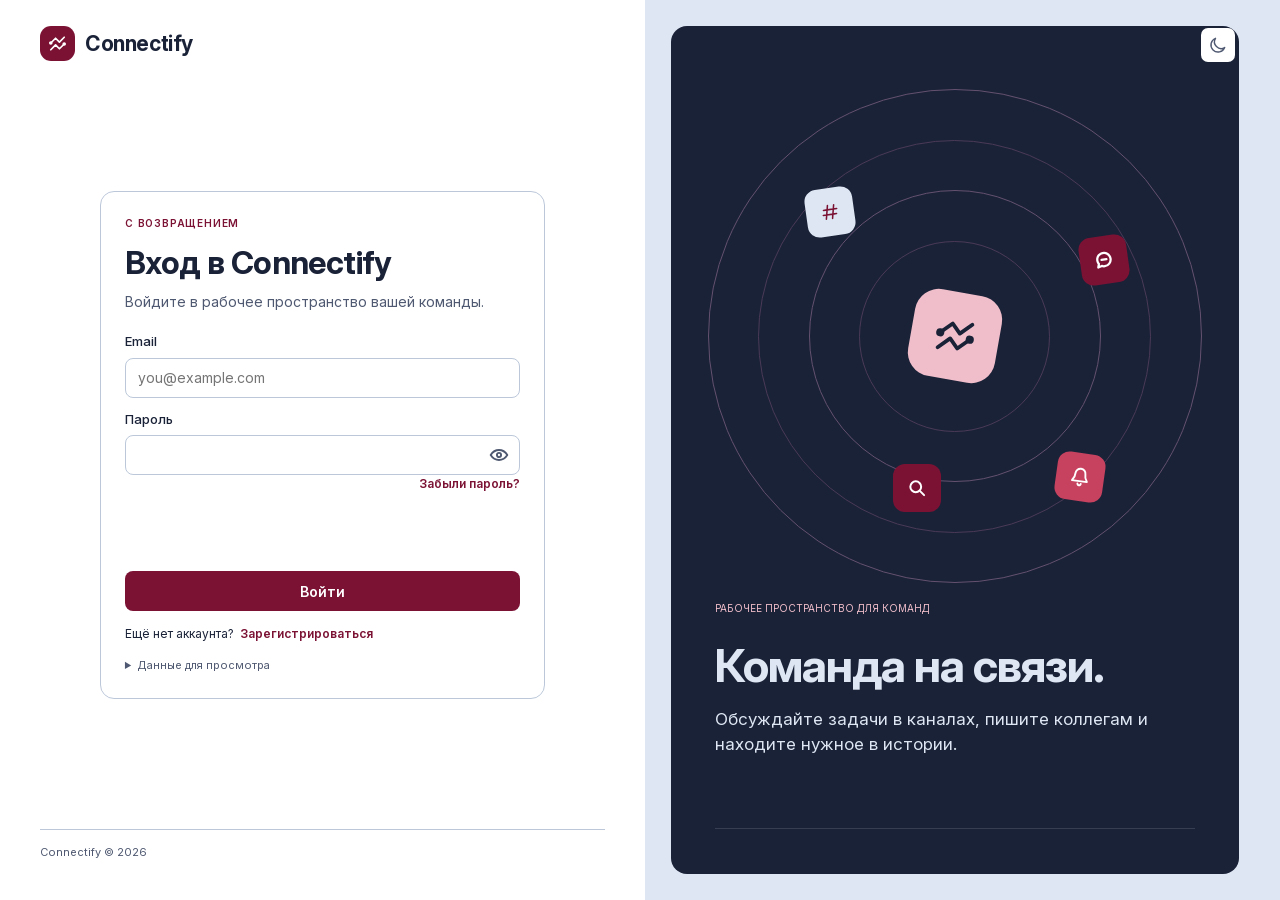
<file: index.html>
<!doctype html>
<html lang="ru" data-theme="light">
  <head>
    <meta charset="UTF-8" />
    <meta name="viewport" content="width=device-width, initial-scale=1" />
    <meta
      name="description"
      content="Connectify: корпоративный мессенджер для командного общения."
    />
    <meta name="color-scheme" content="light dark" />
    <title>Вход | Connectify</title>
    <link rel="icon" href="img/favicon.svg" type="image/svg+xml" />
    <link
      rel="preload"
      href="fonts/InterVariable.woff2"
      as="font"
      type="font/woff2"
      crossorigin
    />
    <link rel="stylesheet" href="css/components.css" />
    <link rel="stylesheet" href="css/layout.css" />
    <link rel="stylesheet" href="css/design.css" />
    <script src="js/theme.js"></script>
    <script src="js/app.js" defer></script>
  </head>
  <body
    data-version="1"
    data-storage="connectify-artur"
    data-own="Галкин Артур"
    data-email="galkin@north.team"
    data-colleague="Илья Ковалёв"
    data-second="Мария Лебедева"
    data-default-channel="дизайн"
    data-default-workspace="Studio North"
  >
    <a class="skip-link" href="#main">Перейти к содержимому</a>
    <!-- Static page content remains available when JavaScript is disabled. -->
    <main class="auth-page" id="main">
      <div class="auth-tools">
        <button
          type="button"
          class="icon-btn theme-toggle"
          aria-label="Переключить тему"
          data-tooltip="Переключить тему"
          data-theme-toggle
          aria-pressed="false"
        >
          <svg
            width="20"
            height="20"
            viewBox="0 0 24 24"
            fill="none"
            stroke="currentColor"
            stroke-width="1.7"
            stroke-linecap="round"
            stroke-linejoin="round"
            aria-hidden="true"
            focusable="false"
          >
            <path d="M20 15a8 8 0 0 1-11-11 8.5 8.5 0 1 0 11 11Z" />
          </svg>
        </button>
      </div>
      <section class="auth-left">
        <a class="brand" href="channel.html" aria-label="Connectify на главную"
          ><span class="brand-icon"
            ><svg
              aria-hidden="true"
              focusable="false"
              preserveAspectRatio="none"
              overflow="visible"
              style="display: block"
              width="23"
              height="23"
              viewBox="0 0 23 23"
              fill="none"
              xmlns="http://www.w3.org/2000/svg"
            >
              <g>
                <path
                  d="M4.79167 11.0208L9.58333 6.22917L13.4167 10.0625L18.2083 5.27083M4.79167 17.7292L9.58333 12.9375L13.4167 16.7708L18.2083 11.9792"
                  stroke-width="1.7"
                  stroke-linecap="round"
                  stroke-linejoin="round"
                  stroke="currentColor"
                />
                <path
                  d="M5.75 11.0208C5.75 11.5501 5.32094 11.9792 4.79167 11.9792C4.26239 11.9792 3.83333 11.5501 3.83333 11.0208C3.83333 10.4916 4.26239 10.0625 4.79167 10.0625C5.32094 10.0625 5.75 10.4916 5.75 11.0208Z"
                  stroke-width="1.7"
                  stroke-linecap="round"
                  stroke-linejoin="round"
                  stroke="currentColor"
                />
                <path
                  d="M19.1667 11.9792C19.1667 12.5084 18.7376 12.9375 18.2083 12.9375C17.6791 12.9375 17.25 12.5084 17.25 11.9792C17.25 11.4499 17.6791 11.0208 18.2083 11.0208C18.7376 11.0208 19.1667 11.4499 19.1667 11.9792Z"
                  stroke-width="1.7"
                  stroke-linecap="round"
                  stroke-linejoin="round"
                  stroke="currentColor"
                />
              </g>
            </svg> </span
          >Connectify</a
        >
        <div class="auth-card">
          <p class="eyebrow">С ВОЗВРАЩЕНИЕМ</p>
          <h1>Вход в Connectify</h1>
          <p class="lead">Войдите в рабочее пространство вашей команды.</p>
          <form class="form-stack" data-auth-form="login" novalidate>
            <div class="field">
              <label for="auth-email">Email</label
              ><input
                class="control"
                id="auth-email"
                name="auth-email"
                type="email"
                value=""
                required
                autocomplete="email"
                placeholder="you@example.com"
              />
            </div>
            <div class="field">
              <label for="auth-password">Пароль</label
              ><span class="input-wrap"
                ><input
                  class="control"
                  id="auth-password"
                  name="auth-password"
                  type="password"
                  value=""
                  required
                  autocomplete="current-password" /><button
                  type="button"
                  class="icon-btn"
                  aria-label="Показать пароль"
                  data-tooltip="Показать пароль"
                  data-password="auth-password"
                  aria-pressed="false"
                >
                  <svg
                    aria-hidden="true"
                    focusable="false"
                    preserveAspectRatio="none"
                    overflow="visible"
                    style="display: block"
                    width="18"
                    height="18"
                    viewBox="0 0 18 18"
                    fill="none"
                    xmlns="http://www.w3.org/2000/svg"
                  >
                    <g>
                      <path
                        d="M1.5 9C1.5 9 4.35 4.5 9 4.5C13.65 4.5 16.5 9 16.5 9C16.5 9 13.65 13.5 9 13.5C4.35 13.5 1.5 9 1.5 9Z"
                        stroke-width="1.7"
                        stroke-linecap="round"
                        stroke-linejoin="round"
                        stroke="currentColor"
                      />
                      <path
                        d="M10.875 9C10.875 10.0355 10.0355 10.875 9 10.875C7.96447 10.875 7.125 10.0355 7.125 9C7.125 7.96447 7.96447 7.125 9 7.125C10.0355 7.125 10.875 7.96447 10.875 9Z"
                        stroke-width="1.7"
                        stroke-linecap="round"
                        stroke-linejoin="round"
                        stroke="currentColor"
                      />
                    </g>
                  </svg></button
              ></span>
            </div>
            <p class="forgot">
              <button type="button" class="text-button" data-forgot>
                Забыли пароль?
              </button>
            </p>
            <p class="form-error" data-auth-error hidden role="alert"></p>
            <button class="btn btn-block" type="submit">Войти</button>
          </form>
          <p class="auth-links">
            Ещё нет аккаунта?<a href="register.html">Зарегистрироваться</a>
          </p>
          <details class="demo-help">
            <summary>Данные для просмотра</summary>
            <p>Email: galkin@north.team<br />Пароль: Connectify123!</p>
          </details>
        </div>
        <footer class="auth-footer">Connectify © 2026</footer>
      </section>
      <aside class="auth-right" aria-label="О Connectify">
        <div class="auth-art">
          <img
            class="orbit-image orbit-image-1"
            src="img/orbit-1.svg"
            alt=""
            width="494"
            height="494"
          /><img
            class="orbit-image orbit-image-2"
            src="img/orbit-2.svg"
            alt=""
            width="393"
            height="393"
          /><img
            class="orbit-image orbit-image-3"
            src="img/orbit-3.svg"
            alt=""
            width="292"
            height="292"
          /><img
            class="orbit-image orbit-image-4"
            src="img/orbit-4.svg"
            alt=""
            width="191"
            height="191"
          />
          <div class="satellite satellite-search">
            <svg
              aria-hidden="true"
              focusable="false"
              preserveAspectRatio="none"
              overflow="visible"
              style="display: block"
              width="17"
              height="17"
              viewBox="0 0 17 17"
              fill="none"
              xmlns="http://www.w3.org/2000/svg"
            >
              <g>
                <path
                  d="M12.0417 7.4375C12.0417 9.98031 9.98031 12.0417 7.4375 12.0417C4.89469 12.0417 2.83333 9.98031 2.83333 7.4375C2.83333 4.89469 4.89469 2.83333 7.4375 2.83333C9.98031 2.83333 12.0417 4.89469 12.0417 7.4375Z"
                  stroke-width="1.7"
                  stroke-linecap="round"
                  stroke-linejoin="round"
                  stroke="currentColor"
                />
                <path
                  d="M11.3333 11.3333L14.5208 14.5208"
                  stroke-width="1.7"
                  stroke-linecap="round"
                  stroke-linejoin="round"
                  stroke="currentColor"
                />
              </g>
            </svg>
          </div>
          <div class="orbit-core">
            <svg
              aria-hidden="true"
              focusable="false"
              preserveAspectRatio="none"
              overflow="visible"
              style="display: block"
              width="23"
              height="23"
              viewBox="0 0 23 23"
              fill="none"
              xmlns="http://www.w3.org/2000/svg"
            >
              <g>
                <path
                  d="M4.79167 11.0208L9.58333 6.22917L13.4167 10.0625L18.2083 5.27083M4.79167 17.7292L9.58333 12.9375L13.4167 16.7708L18.2083 11.9792"
                  stroke-width="1.7"
                  stroke-linecap="round"
                  stroke-linejoin="round"
                  stroke="currentColor"
                />
                <path
                  d="M5.75 11.0208C5.75 11.5501 5.32094 11.9792 4.79167 11.9792C4.26239 11.9792 3.83333 11.5501 3.83333 11.0208C3.83333 10.4916 4.26239 10.0625 4.79167 10.0625C5.32094 10.0625 5.75 10.4916 5.75 11.0208Z"
                  stroke-width="1.7"
                  stroke-linecap="round"
                  stroke-linejoin="round"
                  stroke="currentColor"
                />
                <path
                  d="M19.1667 11.9792C19.1667 12.5084 18.7376 12.9375 18.2083 12.9375C17.6791 12.9375 17.25 12.5084 17.25 11.9792C17.25 11.4499 17.6791 11.0208 18.2083 11.0208C18.7376 11.0208 19.1667 11.4499 19.1667 11.9792Z"
                  stroke-width="1.7"
                  stroke-linecap="round"
                  stroke-linejoin="round"
                  stroke="currentColor"
                />
              </g>
            </svg>
          </div>
          <div class="satellite">
            <svg
              aria-hidden="true"
              focusable="false"
              preserveAspectRatio="none"
              overflow="visible"
              style="display: block"
              width="22"
              height="22"
              viewBox="0 0 22 22"
              fill="none"
              xmlns="http://www.w3.org/2000/svg"
            >
              <g>
                <path
                  d="M9.16667 3.66667L8.16406 8.25M8.16406 8.25L6.96094 13.75M8.16406 8.25H4.125M8.16406 8.25H15.0391M6.96094 13.75L5.95833 18.3333M6.96094 13.75H3.20833M6.96094 13.75H13.8359M16.0417 3.66667L15.0391 8.25M15.0391 8.25L13.8359 13.75M15.0391 8.25H18.7917M13.8359 13.75L12.8333 18.3333M13.8359 13.75H17.875"
                  stroke-width="1.7"
                  stroke-linecap="round"
                  stroke-linejoin="round"
                  stroke="currentColor"
                />
              </g>
            </svg>
          </div>
          <div class="satellite">
            <svg
              aria-hidden="true"
              focusable="false"
              preserveAspectRatio="none"
              overflow="visible"
              style="display: block"
              width="15"
              height="15"
              viewBox="0 0 15 15"
              fill="none"
              xmlns="http://www.w3.org/2000/svg"
            >
              <g>
                <path
                  d="M12.5 7.1875C12.5 8.51358 11.9732 9.78535 11.0355 10.723C10.0979 11.6607 8.82608 12.1875 7.5 12.1875C6.72245 12.1875 5.95437 12.0168 5.25 11.6875L2.5 12.5L3.3125 9.875C2.88616 9.22146 2.6187 8.47721 2.53151 7.70179C2.44432 6.92637 2.53983 6.14131 2.81039 5.40942C3.08095 4.67752 3.51906 4.01911 4.08966 3.48685C4.66026 2.9546 5.34751 2.56329 6.09644 2.34421C6.84536 2.12514 7.63516 2.08439 8.40265 2.22523C9.17014 2.36607 9.89402 2.68458 10.5164 3.15529C11.1387 3.62599 11.6422 4.23583 11.9867 4.93599C12.3311 5.63616 12.5069 6.40723 12.5 7.1875Z"
                  stroke-width="1.7"
                  stroke-linecap="round"
                  stroke-linejoin="round"
                  stroke="currentColor"
                />
                <path
                  d="M5.625 7.1875H9.375"
                  stroke-width="1.7"
                  stroke-linecap="round"
                  stroke-linejoin="round"
                  stroke="currentColor"
                />
              </g>
            </svg>
          </div>
          <div class="satellite">
            <svg
              aria-hidden="true"
              focusable="false"
              preserveAspectRatio="none"
              overflow="visible"
              style="display: block"
              width="18"
              height="18"
              viewBox="0 0 18 18"
              fill="none"
              xmlns="http://www.w3.org/2000/svg"
            >
              <g>
                <path
                  d="M7.5 15C7.5 15.3978 7.65804 15.7794 7.93934 16.0607C8.22064 16.342 8.60218 16.5 9 16.5C9.39782 16.5 9.77936 16.342 10.0607 16.0607C10.342 15.7794 10.5 15.3978 10.5 15M13.5 6C13.5 4.80653 13.0259 3.66193 12.182 2.81802C11.3381 1.97411 10.1935 1.5 9 1.5C7.80653 1.5 6.66193 1.97411 5.81802 2.81802C4.97411 3.66193 4.5 4.80653 4.5 6C4.5 11.25 2.25 11.25 2.25 12.75H15.75C15.75 11.25 13.5 11.25 13.5 6Z"
                  stroke-width="1.7"
                  stroke-linecap="round"
                  stroke-linejoin="round"
                  stroke="currentColor"
                />
              </g>
            </svg>
          </div>
        </div>
        <small>РАБОЧЕЕ ПРОСТРАНСТВО ДЛЯ КОМАНД</small>
        <h2>Команда на связи.</h2>
        <p>
          Обсуждайте задачи в каналах, пишите коллегам и находите нужное в
          истории.
        </p>
      </aside>
    </main>
    <dialog id="recovery-dialog" class="dialog">
      <form data-recovery-form>
        <div class="dialog-title">
          <h2>Восстановить пароль</h2>
          <button
            type="button"
            class="icon-btn"
            aria-label="Закрыть окно"
            data-tooltip="Закрыть окно"
            data-dialog-close
          >
            <svg
              width="20"
              height="20"
              viewBox="0 0 24 24"
              fill="none"
              stroke="currentColor"
              stroke-width="1.7"
              stroke-linecap="round"
              stroke-linejoin="round"
              aria-hidden="true"
              focusable="false"
            >
              <path d="m6 6 12 12M18 6 6 18" />
            </svg>
          </button>
        </div>
        <p class="lead">Введите email вашего аккаунта.</p>
        <div class="field">
          <label for="recovery-email">Email</label
          ><input
            class="control"
            id="recovery-email"
            name="recovery-email"
            type="email"
            value=""
            required
            autocomplete="email"
          />
        </div>
        <p class="form-error" data-recovery-error role="alert" hidden></p>
        <p class="recovery-result" hidden>
          Это учебная версия без почтового сервера. Для входа используйте
          демонстрационные данные на странице входа.
        </p>
        <button class="btn btn-block" type="submit">Продолжить</button>
      </form>
    </dialog>
    <dialog id="channel-dialog" class="dialog">
      <form data-channel-form>
        <div class="dialog-title">
          <h2>Новый канал</h2>
          <button
            type="button"
            class="icon-btn"
            aria-label="Закрыть окно"
            data-tooltip="Закрыть окно"
            data-dialog-close
          >
            <svg
              width="20"
              height="20"
              viewBox="0 0 24 24"
              fill="none"
              stroke="currentColor"
              stroke-width="1.7"
              stroke-linecap="round"
              stroke-linejoin="round"
              aria-hidden="true"
              focusable="false"
            >
              <path d="m6 6 12 12M18 6 6 18" />
            </svg>
          </button>
        </div>
        <div class="field">
          <label for="channel-name">Название канала</label
          ><input
            class="control"
            id="channel-name"
            name="channel-name"
            type="text"
            value=""
            required
            maxlength="35"
            pattern="[А-Яа-яЁёA-Za-z0-9_-]+"
            placeholder="новый-проект"
          />
        </div>
        <small>Буквы, цифры, дефис и подчёркивание.</small
        ><button class="btn btn-block" type="submit">Создать канал</button>
      </form>
    </dialog>
    <dialog id="info-dialog" class="dialog">
      <div class="dialog-title">
        <h2>Connectify</h2>
        <button
          type="button"
          class="icon-btn"
          aria-label="Закрыть окно"
          data-tooltip="Закрыть окно"
          data-dialog-close
        >
          <svg
            width="20"
            height="20"
            viewBox="0 0 24 24"
            fill="none"
            stroke="currentColor"
            stroke-width="1.7"
            stroke-linecap="round"
            stroke-linejoin="round"
            aria-hidden="true"
            focusable="false"
          >
            <path d="m6 6 12 12M18 6 6 18" />
          </svg>
        </button>
      </div>
      <p data-info-text></p>
      <button class="btn" type="button" data-dialog-close>Понятно</button>
    </dialog>
    <div class="context-menu" data-context-menu hidden>
      <button type="button" data-context-action="copy">Скопировать текст</button
      ><button type="button" data-context-action="edit">
        Редактировать своё сообщение</button
      ><button class="danger" type="button" data-context-action="delete">
        Удалить своё сообщение
      </button>
    </div>
    <div class="toast" role="status" aria-live="polite" hidden></div>
    <noscript
      ><p class="noscript">
        Для отправки сообщений, поиска и сохранения настроек включите
        JavaScript.
      </p></noscript
    >
  </body>
</html>
</file>
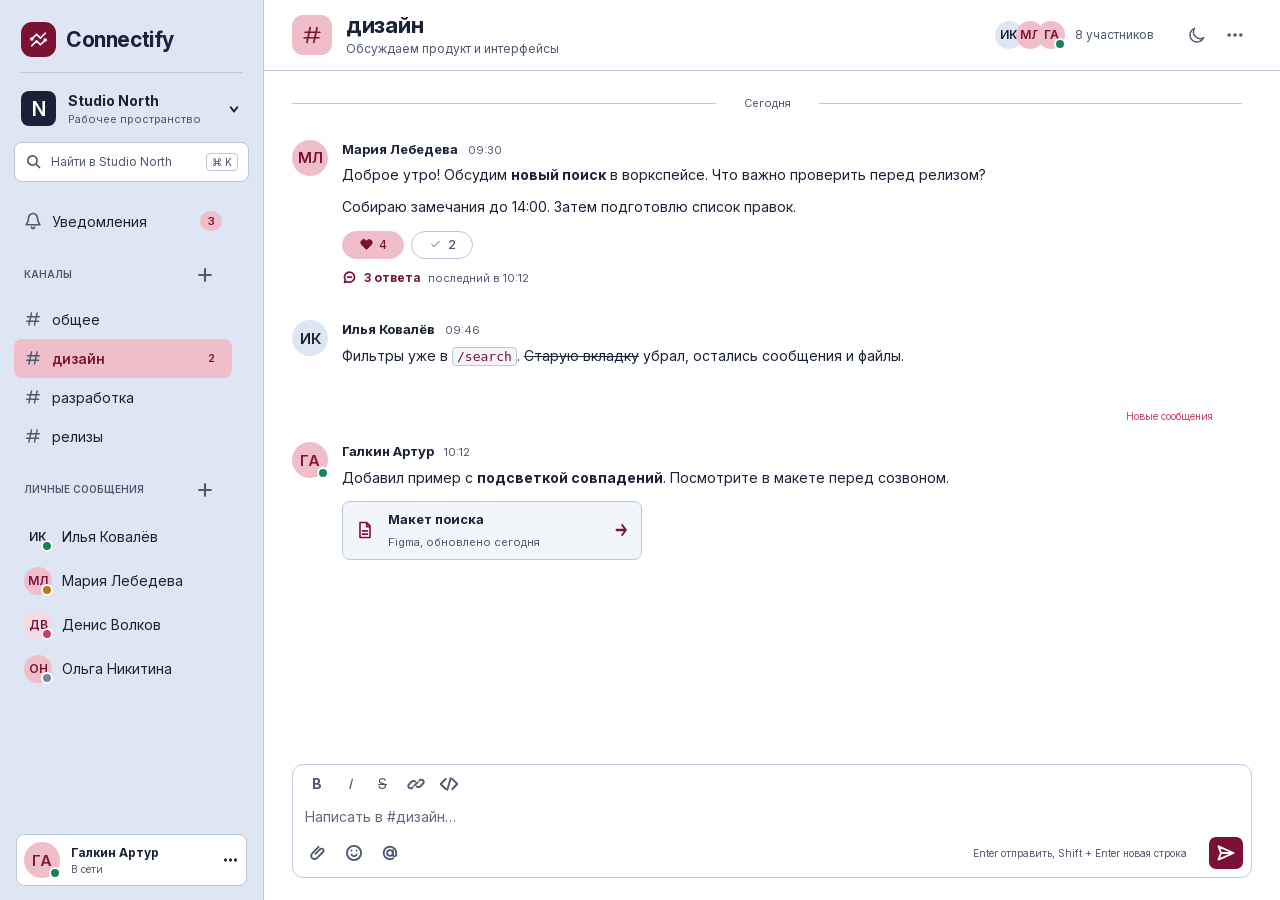
<file: channel.html>
<!doctype html>
<html lang="ru" data-theme="light">
  <head>
    <meta charset="UTF-8" />
    <meta name="viewport" content="width=device-width, initial-scale=1" />
    <meta
      name="description"
      content="Connectify: корпоративный мессенджер для командного общения."
    />
    <meta name="color-scheme" content="light dark" />
    <title>Канал дизайн | Connectify</title>
    <link rel="icon" href="img/favicon.svg" type="image/svg+xml" />
    <link
      rel="preload"
      href="fonts/InterVariable.woff2"
      as="font"
      type="font/woff2"
      crossorigin
    />
    <link rel="stylesheet" href="css/components.css" />
    <link rel="stylesheet" href="css/layout.css" />
    <link rel="stylesheet" href="css/design.css" />
    <script src="js/theme.js"></script>
    <script src="js/app.js" defer></script>
  </head>
  <body
    data-version="1"
    data-storage="connectify-artur"
    data-own="Галкин Артур"
    data-email="galkin@north.team"
    data-colleague="Илья Ковалёв"
    data-second="Мария Лебедева"
    data-default-channel="дизайн"
    data-default-workspace="Studio North"
  >
    <a class="skip-link" href="#main">Перейти к содержимому</a>
    <!-- Static page content remains available when JavaScript is disabled. -->
    <div class="app" data-page="channel">
      <aside class="sidebar" id="sidebar" aria-label="Рабочее пространство">
        <a class="brand" href="channel.html" aria-label="Connectify на главную"
          ><span class="brand-icon"
            ><svg
              aria-hidden="true"
              focusable="false"
              preserveAspectRatio="none"
              overflow="visible"
              style="display: block"
              width="23"
              height="23"
              viewBox="0 0 23 23"
              fill="none"
              xmlns="http://www.w3.org/2000/svg"
            >
              <g>
                <path
                  d="M4.79167 11.0208L9.58333 6.22917L13.4167 10.0625L18.2083 5.27083M4.79167 17.7292L9.58333 12.9375L13.4167 16.7708L18.2083 11.9792"
                  stroke-width="1.7"
                  stroke-linecap="round"
                  stroke-linejoin="round"
                  stroke="currentColor"
                />
                <path
                  d="M5.75 11.0208C5.75 11.5501 5.32094 11.9792 4.79167 11.9792C4.26239 11.9792 3.83333 11.5501 3.83333 11.0208C3.83333 10.4916 4.26239 10.0625 4.79167 10.0625C5.32094 10.0625 5.75 10.4916 5.75 11.0208Z"
                  stroke-width="1.7"
                  stroke-linecap="round"
                  stroke-linejoin="round"
                  stroke="currentColor"
                />
                <path
                  d="M19.1667 11.9792C19.1667 12.5084 18.7376 12.9375 18.2083 12.9375C17.6791 12.9375 17.25 12.5084 17.25 11.9792C17.25 11.4499 17.6791 11.0208 18.2083 11.0208C18.7376 11.0208 19.1667 11.4499 19.1667 11.9792Z"
                  stroke-width="1.7"
                  stroke-linecap="round"
                  stroke-linejoin="round"
                  stroke="currentColor"
                />
              </g>
            </svg> </span
          >Connectify</a
        ><button
          type="button"
          class="icon-btn sidebar-close"
          aria-label="Закрыть меню"
          data-tooltip="Закрыть меню"
          data-menu-close
        >
          <svg
            width="20"
            height="20"
            viewBox="0 0 24 24"
            fill="none"
            stroke="currentColor"
            stroke-width="1.7"
            stroke-linecap="round"
            stroke-linejoin="round"
            aria-hidden="true"
            focusable="false"
          >
            <path d="m6 6 12 12M18 6 6 18" />
          </svg>
        </button>
        <a class="workspace" href="onboarding.html"
          ><span>N</span
          ><span
            ><strong data-workspace>Studio North</strong
            ><small>Рабочее пространство</small></span
          ><svg
            aria-hidden="true"
            focusable="false"
            preserveAspectRatio="none"
            overflow="visible"
            style="display: block"
            width="16"
            height="16"
            viewBox="0 0 16 16"
            fill="none"
            xmlns="http://www.w3.org/2000/svg"
          >
            <g>
              <path
                d="M4.66667 6.66667L8 10L11.3333 6.66667"
                stroke-width="1.7"
                stroke-linecap="round"
                stroke-linejoin="round"
                stroke="currentColor"
              />
            </g>
          </svg>
        </a>
        <a class="sidebar-search" href="search.html"
          ><svg
            aria-hidden="true"
            focusable="false"
            preserveAspectRatio="none"
            overflow="visible"
            style="display: block"
            width="17"
            height="17"
            viewBox="0 0 17 17"
            fill="none"
            xmlns="http://www.w3.org/2000/svg"
          >
            <g>
              <path
                d="M12.0417 7.4375C12.0417 9.98031 9.98031 12.0417 7.4375 12.0417C4.89469 12.0417 2.83333 9.98031 2.83333 7.4375C2.83333 4.89469 4.89469 2.83333 7.4375 2.83333C9.98031 2.83333 12.0417 4.89469 12.0417 7.4375Z"
                stroke-width="1.7"
                stroke-linecap="round"
                stroke-linejoin="round"
                stroke="currentColor"
              />
              <path
                d="M11.3333 11.3333L14.5208 14.5208"
                stroke-width="1.7"
                stroke-linecap="round"
                stroke-linejoin="round"
                stroke="currentColor"
              />
            </g>
          </svg>
          <span>Найти в Studio North</span><kbd>⌘ K</kbd></a
        >
        <nav class="side-scroll" aria-label="Навигация">
          <a class="side-link" href="notifications.html"
            ><svg
              aria-hidden="true"
              focusable="false"
              preserveAspectRatio="none"
              overflow="visible"
              style="display: block"
              width="18"
              height="18"
              viewBox="0 0 18 18"
              fill="none"
              xmlns="http://www.w3.org/2000/svg"
            >
              <g>
                <path
                  d="M7.5 15C7.5 15.3978 7.65804 15.7794 7.93934 16.0607C8.22064 16.342 8.60218 16.5 9 16.5C9.39782 16.5 9.77936 16.342 10.0607 16.0607C10.342 15.7794 10.5 15.3978 10.5 15M13.5 6C13.5 4.80653 13.0259 3.66193 12.182 2.81802C11.3381 1.97411 10.1935 1.5 9 1.5C7.80653 1.5 6.66193 1.97411 5.81802 2.81802C4.97411 3.66193 4.5 4.80653 4.5 6C4.5 11.25 2.25 11.25 2.25 12.75H15.75C15.75 11.25 13.5 11.25 13.5 6Z"
                  stroke-width="1.7"
                  stroke-linecap="round"
                  stroke-linejoin="round"
                  stroke="currentColor"
                />
              </g>
            </svg>
            Уведомления<span class="badge" data-unread-count>3</span></a
          >
          <div class="nav-heading">
            КАНАЛЫ<button
              type="button"
              class="icon-btn"
              aria-label="Добавить канал"
              data-tooltip="Добавить канал"
              data-add-channel
            >
              <svg
                aria-hidden="true"
                focusable="false"
                preserveAspectRatio="none"
                overflow="visible"
                style="display: block"
                width="16"
                height="16"
                viewBox="0 0 16 16"
                fill="none"
                xmlns="http://www.w3.org/2000/svg"
              >
                <g>
                  <path
                    d="M8 3.33333V8M8 8V12.6667M8 8H3.33333M8 8H12.6667"
                    stroke-width="1.7"
                    stroke-linecap="round"
                    stroke-linejoin="round"
                    stroke="currentColor"
                  />
                </g>
              </svg>
            </button>
          </div>
          <a
            href="channel.html?channel=общее"
            class="side-link"
            data-channel="общее"
            ><svg
              aria-hidden="true"
              focusable="false"
              preserveAspectRatio="none"
              overflow="visible"
              style="display: block"
              width="22"
              height="22"
              viewBox="0 0 22 22"
              fill="none"
              xmlns="http://www.w3.org/2000/svg"
            >
              <g>
                <path
                  d="M9.16667 3.66667L8.16406 8.25M8.16406 8.25L6.96094 13.75M8.16406 8.25H4.125M8.16406 8.25H15.0391M6.96094 13.75L5.95833 18.3333M6.96094 13.75H3.20833M6.96094 13.75H13.8359M16.0417 3.66667L15.0391 8.25M15.0391 8.25L13.8359 13.75M15.0391 8.25H18.7917M13.8359 13.75L12.8333 18.3333M13.8359 13.75H17.875"
                  stroke-width="1.7"
                  stroke-linecap="round"
                  stroke-linejoin="round"
                  stroke="currentColor"
                />
              </g>
            </svg>
            <span>общее</span></a
          ><a
            href="channel.html?channel=дизайн"
            class="side-link active"
            data-channel="дизайн"
            ><svg
              aria-hidden="true"
              focusable="false"
              preserveAspectRatio="none"
              overflow="visible"
              style="display: block"
              width="22"
              height="22"
              viewBox="0 0 22 22"
              fill="none"
              xmlns="http://www.w3.org/2000/svg"
            >
              <g>
                <path
                  d="M9.16667 3.66667L8.16406 8.25M8.16406 8.25L6.96094 13.75M8.16406 8.25H4.125M8.16406 8.25H15.0391M6.96094 13.75L5.95833 18.3333M6.96094 13.75H3.20833M6.96094 13.75H13.8359M16.0417 3.66667L15.0391 8.25M15.0391 8.25L13.8359 13.75M15.0391 8.25H18.7917M13.8359 13.75L12.8333 18.3333M13.8359 13.75H17.875"
                  stroke-width="1.7"
                  stroke-linecap="round"
                  stroke-linejoin="round"
                  stroke="currentColor"
                />
              </g>
            </svg>
            <span>дизайн</span><span class="badge">2</span></a
          ><a
            href="channel.html?channel=разработка"
            class="side-link"
            data-channel="разработка"
            ><svg
              aria-hidden="true"
              focusable="false"
              preserveAspectRatio="none"
              overflow="visible"
              style="display: block"
              width="22"
              height="22"
              viewBox="0 0 22 22"
              fill="none"
              xmlns="http://www.w3.org/2000/svg"
            >
              <g>
                <path
                  d="M9.16667 3.66667L8.16406 8.25M8.16406 8.25L6.96094 13.75M8.16406 8.25H4.125M8.16406 8.25H15.0391M6.96094 13.75L5.95833 18.3333M6.96094 13.75H3.20833M6.96094 13.75H13.8359M16.0417 3.66667L15.0391 8.25M15.0391 8.25L13.8359 13.75M15.0391 8.25H18.7917M13.8359 13.75L12.8333 18.3333M13.8359 13.75H17.875"
                  stroke-width="1.7"
                  stroke-linecap="round"
                  stroke-linejoin="round"
                  stroke="currentColor"
                />
              </g>
            </svg>
            <span>разработка</span></a
          ><a
            href="channel.html?channel=релизы"
            class="side-link"
            data-channel="релизы"
            ><svg
              aria-hidden="true"
              focusable="false"
              preserveAspectRatio="none"
              overflow="visible"
              style="display: block"
              width="22"
              height="22"
              viewBox="0 0 22 22"
              fill="none"
              xmlns="http://www.w3.org/2000/svg"
            >
              <g>
                <path
                  d="M9.16667 3.66667L8.16406 8.25M8.16406 8.25L6.96094 13.75M8.16406 8.25H4.125M8.16406 8.25H15.0391M6.96094 13.75L5.95833 18.3333M6.96094 13.75H3.20833M6.96094 13.75H13.8359M16.0417 3.66667L15.0391 8.25M15.0391 8.25L13.8359 13.75M15.0391 8.25H18.7917M13.8359 13.75L12.8333 18.3333M13.8359 13.75H17.875"
                  stroke-width="1.7"
                  stroke-linecap="round"
                  stroke-linejoin="round"
                  stroke="currentColor"
                />
              </g>
            </svg>
            <span>релизы</span></a
          >
          <div class="nav-heading">
            ЛИЧНЫЕ СООБЩЕНИЯ<a
              class="icon-btn"
              href="search.html?tab=people"
              aria-label="Найти коллегу"
              ><svg
                aria-hidden="true"
                focusable="false"
                preserveAspectRatio="none"
                overflow="visible"
                style="display: block"
                width="16"
                height="16"
                viewBox="0 0 16 16"
                fill="none"
                xmlns="http://www.w3.org/2000/svg"
              >
                <g>
                  <path
                    d="M8 3.33333V8M8 8V12.6667M8 8H3.33333M8 8H12.6667"
                    stroke-width="1.7"
                    stroke-linecap="round"
                    stroke-linejoin="round"
                    stroke="currentColor"
                  />
                </g>
              </svg>
            </a>
          </div>
          <a class="side-link" href="dm.html?person=0"
            ><span class="avatar avatar-28 avatar-blue"
              >ИК<i
                role="img"
                class="status status-online"
                aria-label="online"
              ></i></span
            ><span>Илья Ковалёв</span></a
          ><a class="side-link" href="dm.html?person=1"
            ><span class="avatar avatar-28 avatar-purple"
              >МЛ<i
                role="img"
                class="status status-away"
                aria-label="away"
              ></i></span
            ><span>Мария Лебедева</span></a
          ><a class="side-link" href="dm.html?person=2"
            ><span class="avatar avatar-28 avatar-orange"
              >ДВ<i
                role="img"
                class="status status-dnd"
                aria-label="dnd"
              ></i></span
            ><span>Денис Волков</span></a
          ><a class="side-link" href="dm.html?person=3"
            ><span class="avatar avatar-28 avatar-pink"
              >ОН<i
                role="img"
                class="status status-invisible"
                aria-label="invisible"
              ></i></span
            ><span>Ольга Никитина</span></a
          >
        </nav>
        <a class="side-user" href="profile-edit.html"
          ><span class="avatar avatar-36" data-own-avatar
            >ГА<i
              role="img"
              class="status status-online"
              aria-label="online"
            ></i></span
          ><span
            ><strong data-own-name>Галкин Артур</strong
            ><small data-own-status>В сети</small></span
          ><svg
            aria-hidden="true"
            focusable="false"
            preserveAspectRatio="none"
            overflow="visible"
            style="display: block"
            width="18"
            height="18"
            viewBox="0 0 18 18"
            fill="none"
            xmlns="http://www.w3.org/2000/svg"
          >
            <g>
              <path
                d="M4.5 9C4.5 9.41421 4.16421 9.75 3.75 9.75C3.33579 9.75 3 9.41421 3 9C3 8.58579 3.33579 8.25 3.75 8.25C4.16421 8.25 4.5 8.58579 4.5 9Z"
                stroke-width="1.7"
                stroke-linecap="round"
                stroke-linejoin="round"
                stroke="currentColor"
              />
              <path
                d="M9.75 9C9.75 9.41421 9.41421 9.75 9 9.75C8.58579 9.75 8.25 9.41421 8.25 9C8.25 8.58579 8.58579 8.25 9 8.25C9.41421 8.25 9.75 8.58579 9.75 9Z"
                stroke-width="1.7"
                stroke-linecap="round"
                stroke-linejoin="round"
                stroke="currentColor"
              />
              <path
                d="M15 9C15 9.41421 14.6642 9.75 14.25 9.75C13.8358 9.75 13.5 9.41421 13.5 9C13.5 8.58579 13.8358 8.25 14.25 8.25C14.6642 8.25 15 8.58579 15 9Z"
                stroke-width="1.7"
                stroke-linecap="round"
                stroke-linejoin="round"
                stroke="currentColor"
              />
            </g>
          </svg>
        </a>
      </aside>
      <button
        class="backdrop"
        type="button"
        aria-label="Закрыть меню"
        data-menu-close
      ></button>
      <main class="main" id="main">
        <header class="page-header">
          <button
            type="button"
            class="icon-btn burger"
            aria-label="Открыть меню"
            data-tooltip="Открыть меню"
            data-menu-open
            aria-controls="sidebar"
            aria-expanded="false"
          >
            <svg
              width="20"
              height="20"
              viewBox="0 0 24 24"
              fill="none"
              stroke="currentColor"
              stroke-width="1.7"
              stroke-linecap="round"
              stroke-linejoin="round"
              aria-hidden="true"
              focusable="false"
            >
              <path d="M4 6h16M4 12h16M4 18h16" />
            </svg>
          </button>
          <div class="header-tile">
            <svg
              aria-hidden="true"
              focusable="false"
              preserveAspectRatio="none"
              overflow="visible"
              style="display: block"
              width="22"
              height="22"
              viewBox="0 0 22 22"
              fill="none"
              xmlns="http://www.w3.org/2000/svg"
            >
              <g>
                <path
                  d="M9.16667 3.66667L8.16406 8.25M8.16406 8.25L6.96094 13.75M8.16406 8.25H4.125M8.16406 8.25H15.0391M6.96094 13.75L5.95833 18.3333M6.96094 13.75H3.20833M6.96094 13.75H13.8359M16.0417 3.66667L15.0391 8.25M15.0391 8.25L13.8359 13.75M15.0391 8.25H18.7917M13.8359 13.75L12.8333 18.3333M13.8359 13.75H17.875"
                  stroke-width="1.7"
                  stroke-linecap="round"
                  stroke-linejoin="round"
                  stroke="currentColor"
                />
              </g>
            </svg>
          </div>
          <div>
            <h1 data-page-title>дизайн</h1>
            <p data-page-subtitle>Обсуждаем продукт и интерфейсы</p>
          </div>
          <div class="header-actions">
            <div class="members">
              <span class="avatar avatar-28 avatar-blue">ИК</span
              ><span class="avatar avatar-28 avatar-purple">МЛ</span
              ><span class="avatar avatar-28" data-own-avatar>ГА</span
              ><small>8 участников</small>
            </div>
            <button
              type="button"
              class="icon-btn theme-toggle"
              aria-label="Переключить тему"
              data-tooltip="Переключить тему"
              data-theme-toggle
              aria-pressed="false"
            >
              <svg
                width="20"
                height="20"
                viewBox="0 0 24 24"
                fill="none"
                stroke="currentColor"
                stroke-width="1.7"
                stroke-linecap="round"
                stroke-linejoin="round"
                aria-hidden="true"
                focusable="false"
              >
                <path d="M20 15a8 8 0 0 1-11-11 8.5 8.5 0 1 0 11 11Z" />
              </svg></button
            ><button
              type="button"
              class="icon-btn"
              aria-label="Действия страницы"
              data-tooltip="Действия страницы"
              data-page-actions
            >
              <svg
                aria-hidden="true"
                focusable="false"
                preserveAspectRatio="none"
                overflow="visible"
                style="display: block"
                width="18"
                height="18"
                viewBox="0 0 18 18"
                fill="none"
                xmlns="http://www.w3.org/2000/svg"
              >
                <g>
                  <path
                    d="M4.5 9C4.5 9.41421 4.16421 9.75 3.75 9.75C3.33579 9.75 3 9.41421 3 9C3 8.58579 3.33579 8.25 3.75 8.25C4.16421 8.25 4.5 8.58579 4.5 9Z"
                    stroke-width="1.7"
                    stroke-linecap="round"
                    stroke-linejoin="round"
                    stroke="currentColor"
                  />
                  <path
                    d="M9.75 9C9.75 9.41421 9.41421 9.75 9 9.75C8.58579 9.75 8.25 9.41421 8.25 9C8.25 8.58579 8.58579 8.25 9 8.25C9.41421 8.25 9.75 8.58579 9.75 9Z"
                    stroke-width="1.7"
                    stroke-linecap="round"
                    stroke-linejoin="round"
                    stroke="currentColor"
                  />
                  <path
                    d="M15 9C15 9.41421 14.6642 9.75 14.25 9.75C13.8358 9.75 13.5 9.41421 13.5 9C13.5 8.58579 13.8358 8.25 14.25 8.25C14.6642 8.25 15 8.58579 15 9Z"
                    stroke-width="1.7"
                    stroke-linecap="round"
                    stroke-linejoin="round"
                    stroke="currentColor"
                  />
                </g>
              </svg>
            </button>
          </div>
        </header>
        <div class="conversation-layout">
          <section class="conversation" aria-label="Переписка в канале">
            <div class="messages" data-messages>
              <div class="date-divider">Сегодня</div>
              <article class="message" data-message>
                <span class="avatar avatar-36 avatar-purple">МЛ</span>
                <div class="message-content">
                  <div class="message-meta">
                    <strong>Мария Лебедева</strong
                    ><time datetime="2026-11-10T09:30:00">09:30</time>
                  </div>
                  <div class="message-text">
                    <p>
                      Доброе утро! Обсудим <strong>новый поиск</strong> в
                      воркспейсе. Что важно проверить перед релизом?
                    </p>
                    <p>
                      Собираю замечания до 14:00. Затем подготовлю список
                      правок.
                    </p>
                  </div>
                  <div class="reactions">
                    <button
                      class="pill"
                      type="button"
                      aria-label="Нравится, 4 реакции"
                      aria-pressed="true"
                      data-reaction="heart"
                    >
                      <svg
                        width="20"
                        height="20"
                        viewBox="0 0 24 24"
                        fill="none"
                        stroke="currentColor"
                        stroke-width="1.7"
                        stroke-linecap="round"
                        stroke-linejoin="round"
                        aria-hidden="true"
                        focusable="false"
                      >
                        <path
                          d="M20.8 4.6a5.5 5.5 0 0 0-7.8 0L12 5.7l-1.1-1.1a5.5 5.5 0 0 0-7.8 7.8L12 21l8.8-8.6a5.5 5.5 0 0 0 0-7.8Z"
                        />
                      </svg>
                      <span>4</span></button
                    ><button
                      class="pill"
                      type="button"
                      aria-label="Готово, 2 реакции"
                      aria-pressed="false"
                      data-reaction="check"
                    >
                      <svg
                        width="20"
                        height="20"
                        viewBox="0 0 24 24"
                        fill="none"
                        stroke="currentColor"
                        stroke-width="1.7"
                        stroke-linecap="round"
                        stroke-linejoin="round"
                        aria-hidden="true"
                        focusable="false"
                      >
                        <path d="m5 12 4 4L19 6" />
                      </svg>
                      <span>2</span>
                    </button>
                  </div>
                  <button type="button" class="thread-link" data-thread-open>
                    <svg
                      aria-hidden="true"
                      focusable="false"
                      preserveAspectRatio="none"
                      overflow="visible"
                      style="display: block"
                      width="15"
                      height="15"
                      viewBox="0 0 15 15"
                      fill="none"
                      xmlns="http://www.w3.org/2000/svg"
                    >
                      <g>
                        <path
                          d="M12.5 7.1875C12.5 8.51358 11.9732 9.78535 11.0355 10.723C10.0979 11.6607 8.82608 12.1875 7.5 12.1875C6.72245 12.1875 5.95437 12.0168 5.25 11.6875L2.5 12.5L3.3125 9.875C2.88616 9.22146 2.6187 8.47721 2.53151 7.70179C2.44432 6.92637 2.53983 6.14131 2.81039 5.40942C3.08095 4.67752 3.51906 4.01911 4.08966 3.48685C4.66026 2.9546 5.34751 2.56329 6.09644 2.34421C6.84536 2.12514 7.63516 2.08439 8.40265 2.22523C9.17014 2.36607 9.89402 2.68458 10.5164 3.15529C11.1387 3.62599 11.6422 4.23583 11.9867 4.93599C12.3311 5.63616 12.5069 6.40723 12.5 7.1875Z"
                          stroke-width="1.7"
                          stroke-linecap="round"
                          stroke-linejoin="round"
                          stroke="currentColor"
                        />
                        <path
                          d="M5.625 7.1875H9.375"
                          stroke-width="1.7"
                          stroke-linecap="round"
                          stroke-linejoin="round"
                          stroke="currentColor"
                        />
                      </g>
                    </svg>
                    <b>3 ответа</b><small>последний в 10:12</small>
                  </button>
                </div>
                <div
                  role="group"
                  class="message-actions"
                  aria-label="Действия сообщения"
                >
                  <button
                    type="button"
                    class="icon-btn"
                    aria-label="Добавить реакцию"
                    data-tooltip="Добавить реакцию"
                    data-quick-reaction
                  >
                    <svg
                      aria-hidden="true"
                      focusable="false"
                      preserveAspectRatio="none"
                      overflow="visible"
                      style="display: block"
                      width="18"
                      height="18"
                      viewBox="0 0 18 18"
                      fill="none"
                      xmlns="http://www.w3.org/2000/svg"
                    >
                      <g>
                        <path
                          d="M15.375 9C15.375 12.5208 12.5208 15.375 9 15.375C5.47918 15.375 2.625 12.5208 2.625 9C2.625 5.47918 5.47918 2.625 9 2.625C12.5208 2.625 15.375 5.47918 15.375 9Z"
                          stroke-width="1.7"
                          stroke-linecap="round"
                          stroke-linejoin="round"
                          stroke="currentColor"
                        />
                        <path
                          d="M6.75 10.5C6.98333 10.8883 7.31317 11.2096 7.70744 11.4326C8.10172 11.6557 8.547 11.7729 9 11.7729C9.453 11.7729 9.89828 11.6557 10.2926 11.4326C10.6868 11.2096 11.0167 10.8883 11.25 10.5M6.75 6.75H6.7575M11.25 6.75H11.2575"
                          stroke-width="1.7"
                          stroke-linecap="round"
                          stroke-linejoin="round"
                          stroke="currentColor"
                        />
                      </g>
                    </svg></button
                  ><button
                    type="button"
                    class="icon-btn"
                    aria-label="Ответить в треде"
                    data-tooltip="Ответить в треде"
                    data-thread-open
                  >
                    <svg
                      aria-hidden="true"
                      focusable="false"
                      preserveAspectRatio="none"
                      overflow="visible"
                      style="display: block"
                      width="15"
                      height="15"
                      viewBox="0 0 15 15"
                      fill="none"
                      xmlns="http://www.w3.org/2000/svg"
                    >
                      <g>
                        <path
                          d="M12.5 7.1875C12.5 8.51358 11.9732 9.78535 11.0355 10.723C10.0979 11.6607 8.82608 12.1875 7.5 12.1875C6.72245 12.1875 5.95437 12.0168 5.25 11.6875L2.5 12.5L3.3125 9.875C2.88616 9.22146 2.6187 8.47721 2.53151 7.70179C2.44432 6.92637 2.53983 6.14131 2.81039 5.40942C3.08095 4.67752 3.51906 4.01911 4.08966 3.48685C4.66026 2.9546 5.34751 2.56329 6.09644 2.34421C6.84536 2.12514 7.63516 2.08439 8.40265 2.22523C9.17014 2.36607 9.89402 2.68458 10.5164 3.15529C11.1387 3.62599 11.6422 4.23583 11.9867 4.93599C12.3311 5.63616 12.5069 6.40723 12.5 7.1875Z"
                          stroke-width="1.7"
                          stroke-linecap="round"
                          stroke-linejoin="round"
                          stroke="currentColor"
                        />
                        <path
                          d="M5.625 7.1875H9.375"
                          stroke-width="1.7"
                          stroke-linecap="round"
                          stroke-linejoin="round"
                          stroke="currentColor"
                        />
                      </g>
                    </svg></button
                  ><button
                    type="button"
                    class="icon-btn"
                    aria-label="Меню сообщения"
                    data-tooltip="Меню сообщения"
                    data-message-menu
                  >
                    <svg
                      aria-hidden="true"
                      focusable="false"
                      preserveAspectRatio="none"
                      overflow="visible"
                      style="display: block"
                      width="18"
                      height="18"
                      viewBox="0 0 18 18"
                      fill="none"
                      xmlns="http://www.w3.org/2000/svg"
                    >
                      <g>
                        <path
                          d="M4.5 9C4.5 9.41421 4.16421 9.75 3.75 9.75C3.33579 9.75 3 9.41421 3 9C3 8.58579 3.33579 8.25 3.75 8.25C4.16421 8.25 4.5 8.58579 4.5 9Z"
                          stroke-width="1.7"
                          stroke-linecap="round"
                          stroke-linejoin="round"
                          stroke="currentColor"
                        />
                        <path
                          d="M9.75 9C9.75 9.41421 9.41421 9.75 9 9.75C8.58579 9.75 8.25 9.41421 8.25 9C8.25 8.58579 8.58579 8.25 9 8.25C9.41421 8.25 9.75 8.58579 9.75 9Z"
                          stroke-width="1.7"
                          stroke-linecap="round"
                          stroke-linejoin="round"
                          stroke="currentColor"
                        />
                        <path
                          d="M15 9C15 9.41421 14.6642 9.75 14.25 9.75C13.8358 9.75 13.5 9.41421 13.5 9C13.5 8.58579 13.8358 8.25 14.25 8.25C14.6642 8.25 15 8.58579 15 9Z"
                          stroke-width="1.7"
                          stroke-linecap="round"
                          stroke-linejoin="round"
                          stroke="currentColor"
                        />
                      </g>
                    </svg>
                  </button>
                </div>
              </article>
              <article class="message" data-message>
                <span class="avatar avatar-36 avatar-blue">ИК</span>
                <div class="message-content">
                  <div class="message-meta">
                    <strong>Илья Ковалёв</strong
                    ><time datetime="2026-11-10T09:46:00">09:46</time>
                  </div>
                  <div class="message-text">
                    Фильтры уже в <code>/search</code>.
                    <s>Старую вкладку</s> убрал, остались сообщения и файлы.
                  </div>
                </div>
                <div
                  role="group"
                  class="message-actions"
                  aria-label="Действия сообщения"
                >
                  <button
                    type="button"
                    class="icon-btn"
                    aria-label="Добавить реакцию"
                    data-tooltip="Добавить реакцию"
                    data-quick-reaction
                  >
                    <svg
                      aria-hidden="true"
                      focusable="false"
                      preserveAspectRatio="none"
                      overflow="visible"
                      style="display: block"
                      width="18"
                      height="18"
                      viewBox="0 0 18 18"
                      fill="none"
                      xmlns="http://www.w3.org/2000/svg"
                    >
                      <g>
                        <path
                          d="M15.375 9C15.375 12.5208 12.5208 15.375 9 15.375C5.47918 15.375 2.625 12.5208 2.625 9C2.625 5.47918 5.47918 2.625 9 2.625C12.5208 2.625 15.375 5.47918 15.375 9Z"
                          stroke-width="1.7"
                          stroke-linecap="round"
                          stroke-linejoin="round"
                          stroke="currentColor"
                        />
                        <path
                          d="M6.75 10.5C6.98333 10.8883 7.31317 11.2096 7.70744 11.4326C8.10172 11.6557 8.547 11.7729 9 11.7729C9.453 11.7729 9.89828 11.6557 10.2926 11.4326C10.6868 11.2096 11.0167 10.8883 11.25 10.5M6.75 6.75H6.7575M11.25 6.75H11.2575"
                          stroke-width="1.7"
                          stroke-linecap="round"
                          stroke-linejoin="round"
                          stroke="currentColor"
                        />
                      </g>
                    </svg></button
                  ><button
                    type="button"
                    class="icon-btn"
                    aria-label="Ответить в треде"
                    data-tooltip="Ответить в треде"
                    data-thread-open
                  >
                    <svg
                      aria-hidden="true"
                      focusable="false"
                      preserveAspectRatio="none"
                      overflow="visible"
                      style="display: block"
                      width="15"
                      height="15"
                      viewBox="0 0 15 15"
                      fill="none"
                      xmlns="http://www.w3.org/2000/svg"
                    >
                      <g>
                        <path
                          d="M12.5 7.1875C12.5 8.51358 11.9732 9.78535 11.0355 10.723C10.0979 11.6607 8.82608 12.1875 7.5 12.1875C6.72245 12.1875 5.95437 12.0168 5.25 11.6875L2.5 12.5L3.3125 9.875C2.88616 9.22146 2.6187 8.47721 2.53151 7.70179C2.44432 6.92637 2.53983 6.14131 2.81039 5.40942C3.08095 4.67752 3.51906 4.01911 4.08966 3.48685C4.66026 2.9546 5.34751 2.56329 6.09644 2.34421C6.84536 2.12514 7.63516 2.08439 8.40265 2.22523C9.17014 2.36607 9.89402 2.68458 10.5164 3.15529C11.1387 3.62599 11.6422 4.23583 11.9867 4.93599C12.3311 5.63616 12.5069 6.40723 12.5 7.1875Z"
                          stroke-width="1.7"
                          stroke-linecap="round"
                          stroke-linejoin="round"
                          stroke="currentColor"
                        />
                        <path
                          d="M5.625 7.1875H9.375"
                          stroke-width="1.7"
                          stroke-linecap="round"
                          stroke-linejoin="round"
                          stroke="currentColor"
                        />
                      </g>
                    </svg></button
                  ><button
                    type="button"
                    class="icon-btn"
                    aria-label="Меню сообщения"
                    data-tooltip="Меню сообщения"
                    data-message-menu
                  >
                    <svg
                      aria-hidden="true"
                      focusable="false"
                      preserveAspectRatio="none"
                      overflow="visible"
                      style="display: block"
                      width="18"
                      height="18"
                      viewBox="0 0 18 18"
                      fill="none"
                      xmlns="http://www.w3.org/2000/svg"
                    >
                      <g>
                        <path
                          d="M4.5 9C4.5 9.41421 4.16421 9.75 3.75 9.75C3.33579 9.75 3 9.41421 3 9C3 8.58579 3.33579 8.25 3.75 8.25C4.16421 8.25 4.5 8.58579 4.5 9Z"
                          stroke-width="1.7"
                          stroke-linecap="round"
                          stroke-linejoin="round"
                          stroke="currentColor"
                        />
                        <path
                          d="M9.75 9C9.75 9.41421 9.41421 9.75 9 9.75C8.58579 9.75 8.25 9.41421 8.25 9C8.25 8.58579 8.58579 8.25 9 8.25C9.41421 8.25 9.75 8.58579 9.75 9Z"
                          stroke-width="1.7"
                          stroke-linecap="round"
                          stroke-linejoin="round"
                          stroke="currentColor"
                        />
                        <path
                          d="M15 9C15 9.41421 14.6642 9.75 14.25 9.75C13.8358 9.75 13.5 9.41421 13.5 9C13.5 8.58579 13.8358 8.25 14.25 8.25C14.6642 8.25 15 8.58579 15 9Z"
                          stroke-width="1.7"
                          stroke-linecap="round"
                          stroke-linejoin="round"
                          stroke="currentColor"
                        />
                      </g>
                    </svg>
                  </button>
                </div>
              </article>
              <div class="unread-divider">Новые сообщения</div>
              <article class="message" data-message>
                <span class="avatar avatar-36" data-own-avatar>ГА</span>
                <div class="message-content">
                  <div class="message-meta">
                    <strong data-own-name>Галкин Артур</strong
                    ><time datetime="2026-11-10T10:12:00">10:12</time>
                  </div>
                  <div class="message-text">
                    Добавил пример с <strong>подсветкой совпадений</strong>.
                    Посмотрите в макете перед созвоном.
                  </div>
                  <a class="file-card" href="search.html"
                    ><svg
                      aria-hidden="true"
                      focusable="false"
                      preserveAspectRatio="none"
                      overflow="visible"
                      style="display: block"
                      width="21"
                      height="21"
                      viewBox="0 0 21 21"
                      fill="none"
                      xmlns="http://www.w3.org/2000/svg"
                    >
                      <g>
                        <path
                          d="M15.75 7V6.125L12.25 2.625H5.25V18.375H15.75V7ZM12.25 2.625V7H15.75M7.875 11.375H13.125M7.875 14.875H13.125"
                          stroke-width="1.7"
                          stroke-linecap="round"
                          stroke-linejoin="round"
                          stroke="currentColor"
                        />
                      </g>
                    </svg>
                    <span
                      ><strong>Макет поиска</strong
                      ><small>Figma, обновлено сегодня</small></span
                    ><svg
                      aria-hidden="true"
                      focusable="false"
                      preserveAspectRatio="none"
                      overflow="visible"
                      style="display: block"
                      width="15"
                      height="15"
                      viewBox="0 0 15 15"
                      fill="none"
                      xmlns="http://www.w3.org/2000/svg"
                    >
                      <g>
                        <path
                          d="M2.5 7.5H11.875M8.125 11.25L11.875 7.5L8.125 3.75"
                          stroke-width="1.7"
                          stroke-linecap="round"
                          stroke-linejoin="round"
                          stroke="currentColor"
                        />
                      </g>
                    </svg>
                  </a>
                </div>
                <div
                  role="group"
                  class="message-actions"
                  aria-label="Действия сообщения"
                >
                  <button
                    type="button"
                    class="icon-btn"
                    aria-label="Добавить реакцию"
                    data-tooltip="Добавить реакцию"
                    data-quick-reaction
                  >
                    <svg
                      aria-hidden="true"
                      focusable="false"
                      preserveAspectRatio="none"
                      overflow="visible"
                      style="display: block"
                      width="18"
                      height="18"
                      viewBox="0 0 18 18"
                      fill="none"
                      xmlns="http://www.w3.org/2000/svg"
                    >
                      <g>
                        <path
                          d="M15.375 9C15.375 12.5208 12.5208 15.375 9 15.375C5.47918 15.375 2.625 12.5208 2.625 9C2.625 5.47918 5.47918 2.625 9 2.625C12.5208 2.625 15.375 5.47918 15.375 9Z"
                          stroke-width="1.7"
                          stroke-linecap="round"
                          stroke-linejoin="round"
                          stroke="currentColor"
                        />
                        <path
                          d="M6.75 10.5C6.98333 10.8883 7.31317 11.2096 7.70744 11.4326C8.10172 11.6557 8.547 11.7729 9 11.7729C9.453 11.7729 9.89828 11.6557 10.2926 11.4326C10.6868 11.2096 11.0167 10.8883 11.25 10.5M6.75 6.75H6.7575M11.25 6.75H11.2575"
                          stroke-width="1.7"
                          stroke-linecap="round"
                          stroke-linejoin="round"
                          stroke="currentColor"
                        />
                      </g>
                    </svg></button
                  ><button
                    type="button"
                    class="icon-btn"
                    aria-label="Ответить в треде"
                    data-tooltip="Ответить в треде"
                    data-thread-open
                  >
                    <svg
                      aria-hidden="true"
                      focusable="false"
                      preserveAspectRatio="none"
                      overflow="visible"
                      style="display: block"
                      width="15"
                      height="15"
                      viewBox="0 0 15 15"
                      fill="none"
                      xmlns="http://www.w3.org/2000/svg"
                    >
                      <g>
                        <path
                          d="M12.5 7.1875C12.5 8.51358 11.9732 9.78535 11.0355 10.723C10.0979 11.6607 8.82608 12.1875 7.5 12.1875C6.72245 12.1875 5.95437 12.0168 5.25 11.6875L2.5 12.5L3.3125 9.875C2.88616 9.22146 2.6187 8.47721 2.53151 7.70179C2.44432 6.92637 2.53983 6.14131 2.81039 5.40942C3.08095 4.67752 3.51906 4.01911 4.08966 3.48685C4.66026 2.9546 5.34751 2.56329 6.09644 2.34421C6.84536 2.12514 7.63516 2.08439 8.40265 2.22523C9.17014 2.36607 9.89402 2.68458 10.5164 3.15529C11.1387 3.62599 11.6422 4.23583 11.9867 4.93599C12.3311 5.63616 12.5069 6.40723 12.5 7.1875Z"
                          stroke-width="1.7"
                          stroke-linecap="round"
                          stroke-linejoin="round"
                          stroke="currentColor"
                        />
                        <path
                          d="M5.625 7.1875H9.375"
                          stroke-width="1.7"
                          stroke-linecap="round"
                          stroke-linejoin="round"
                          stroke="currentColor"
                        />
                      </g>
                    </svg></button
                  ><button
                    type="button"
                    class="icon-btn"
                    aria-label="Меню сообщения"
                    data-tooltip="Меню сообщения"
                    data-message-menu
                  >
                    <svg
                      aria-hidden="true"
                      focusable="false"
                      preserveAspectRatio="none"
                      overflow="visible"
                      style="display: block"
                      width="18"
                      height="18"
                      viewBox="0 0 18 18"
                      fill="none"
                      xmlns="http://www.w3.org/2000/svg"
                    >
                      <g>
                        <path
                          d="M4.5 9C4.5 9.41421 4.16421 9.75 3.75 9.75C3.33579 9.75 3 9.41421 3 9C3 8.58579 3.33579 8.25 3.75 8.25C4.16421 8.25 4.5 8.58579 4.5 9Z"
                          stroke-width="1.7"
                          stroke-linecap="round"
                          stroke-linejoin="round"
                          stroke="currentColor"
                        />
                        <path
                          d="M9.75 9C9.75 9.41421 9.41421 9.75 9 9.75C8.58579 9.75 8.25 9.41421 8.25 9C8.25 8.58579 8.58579 8.25 9 8.25C9.41421 8.25 9.75 8.58579 9.75 9Z"
                          stroke-width="1.7"
                          stroke-linecap="round"
                          stroke-linejoin="round"
                          stroke="currentColor"
                        />
                        <path
                          d="M15 9C15 9.41421 14.6642 9.75 14.25 9.75C13.8358 9.75 13.5 9.41421 13.5 9C13.5 8.58579 13.8358 8.25 14.25 8.25C14.6642 8.25 15 8.58579 15 9Z"
                          stroke-width="1.7"
                          stroke-linecap="round"
                          stroke-linejoin="round"
                          stroke="currentColor"
                        />
                      </g>
                    </svg>
                  </button>
                </div>
              </article>
            </div>
            <form
              class="composer"
              data-composer="main"
              aria-label="Новое сообщение"
            >
              <div
                class="formatting"
                role="toolbar"
                aria-label="Форматирование"
              >
                <button
                  class="icon-btn"
                  type="button"
                  data-format="bold"
                  aria-label="Жирный"
                  data-tooltip="Жирный"
                >
                  <b>B</b></button
                ><button
                  class="icon-btn"
                  type="button"
                  data-format="italic"
                  aria-label="Курсив"
                  data-tooltip="Курсив"
                >
                  <i>I</i></button
                ><button
                  class="icon-btn"
                  type="button"
                  data-format="strike"
                  aria-label="Зачёркнутый"
                  data-tooltip="Зачёркнутый"
                >
                  <s>S</s></button
                ><button
                  type="button"
                  class="icon-btn"
                  aria-label="Добавить ссылку"
                  data-tooltip="Добавить ссылку"
                  data-format="link"
                >
                  <svg
                    aria-hidden="true"
                    focusable="false"
                    preserveAspectRatio="none"
                    overflow="visible"
                    style="display: block"
                    width="18"
                    height="18"
                    viewBox="0 0 18 18"
                    fill="none"
                    xmlns="http://www.w3.org/2000/svg"
                  >
                    <g>
                      <path
                        d="M7.5 10.5L10.5 7.5M6 12L5.25 12.75C4.83014 12.9505 4.35844 13.0159 3.89985 12.9373C3.44126 12.8586 3.01835 12.6397 2.68934 12.3107C2.36033 11.9817 2.14141 11.5587 2.06273 11.1002C1.98405 10.6416 2.04948 10.1699 2.25 9.75L5.25 6.75C5.66252 6.38103 6.19655 6.17705 6.75 6.17705C7.30345 6.17705 7.83748 6.38103 8.25 6.75M9.75 11.25C10.1625 11.619 10.6966 11.8229 11.25 11.8229C11.8034 11.8229 12.3375 11.619 12.75 11.25L15.75 8.25C15.9505 7.83014 16.0159 7.35844 15.9373 6.89985C15.8586 6.44126 15.6397 6.01835 15.3107 5.68934C14.9817 5.36033 14.5587 5.14141 14.1002 5.06273C13.6416 4.98405 13.1699 5.04948 12.75 5.25L12 6"
                        stroke-width="1.7"
                        stroke-linecap="round"
                        stroke-linejoin="round"
                        stroke="currentColor"
                      />
                    </g>
                  </svg></button
                ><button
                  type="button"
                  class="icon-btn"
                  aria-label="Код"
                  data-tooltip="Код"
                  data-format="code"
                >
                  <svg
                    aria-hidden="true"
                    focusable="false"
                    preserveAspectRatio="none"
                    overflow="visible"
                    style="display: block"
                    width="18"
                    height="18"
                    viewBox="0 0 18 18"
                    fill="none"
                    xmlns="http://www.w3.org/2000/svg"
                  >
                    <g>
                      <path
                        d="M6 4.5L1.5 9L6 13.5M12 4.5L16.5 9L12 13.5M10.5 3.75L7.5 14.25"
                        stroke-width="1.7"
                        stroke-linecap="round"
                        stroke-linejoin="round"
                        stroke="currentColor"
                      />
                    </g>
                  </svg>
                </button>
              </div>
              <label class="sr-only" for="message-text">Текст сообщения</label
              ><textarea
                id="message-text"
                name="message"
                rows="1"
                maxlength="5000"
                placeholder="Написать в #дизайн…"
                data-message-input
              ></textarea>
              <div
                class="mention-list"
                role="listbox"
                aria-label="Участники"
                hidden
              ></div>
              <div class="pending-files" aria-live="polite"></div>
              <div class="composer-footer">
                <button
                  type="button"
                  class="icon-btn"
                  aria-label="Прикрепить файл"
                  data-tooltip="Прикрепить файл"
                  data-attach
                >
                  <svg
                    aria-hidden="true"
                    focusable="false"
                    preserveAspectRatio="none"
                    overflow="visible"
                    style="display: block"
                    width="18"
                    height="18"
                    viewBox="0 0 18 18"
                    fill="none"
                    xmlns="http://www.w3.org/2000/svg"
                  >
                    <g>
                      <path
                        d="M6.75 9.75L10.95 5.55C11.2882 5.21185 11.7468 5.02188 12.225 5.02188C12.7032 5.02188 13.1618 5.21185 13.5 5.55C13.8382 5.88815 14.0281 6.34678 14.0281 6.825C14.0281 7.30322 13.8382 7.76185 13.5 8.1L8.025 13.575C7.4581 14.1419 6.68922 14.4604 5.8875 14.4604C5.08578 14.4604 4.3169 14.1419 3.75 13.575C3.1831 13.0081 2.86462 12.2392 2.86462 11.4375C2.86462 10.6358 3.1831 9.8669 3.75 9.3L9.525 3.525"
                        stroke-width="1.7"
                        stroke-linecap="round"
                        stroke-linejoin="round"
                        stroke="currentColor"
                      />
                    </g>
                  </svg></button
                ><button
                  type="button"
                  class="icon-btn"
                  aria-label="Добавить смайлик"
                  data-tooltip="Добавить смайлик"
                  data-emoji
                >
                  <svg
                    aria-hidden="true"
                    focusable="false"
                    preserveAspectRatio="none"
                    overflow="visible"
                    style="display: block"
                    width="18"
                    height="18"
                    viewBox="0 0 18 18"
                    fill="none"
                    xmlns="http://www.w3.org/2000/svg"
                  >
                    <g>
                      <path
                        d="M15.375 9C15.375 12.5208 12.5208 15.375 9 15.375C5.47918 15.375 2.625 12.5208 2.625 9C2.625 5.47918 5.47918 2.625 9 2.625C12.5208 2.625 15.375 5.47918 15.375 9Z"
                        stroke-width="1.7"
                        stroke-linecap="round"
                        stroke-linejoin="round"
                        stroke="currentColor"
                      />
                      <path
                        d="M6.75 10.5C6.98333 10.8883 7.31317 11.2096 7.70744 11.4326C8.10172 11.6557 8.547 11.7729 9 11.7729C9.453 11.7729 9.89828 11.6557 10.2926 11.4326C10.6868 11.2096 11.0167 10.8883 11.25 10.5M6.75 6.75H6.7575M11.25 6.75H11.2575"
                        stroke-width="1.7"
                        stroke-linecap="round"
                        stroke-linejoin="round"
                        stroke="currentColor"
                      />
                    </g>
                  </svg></button
                ><button
                  type="button"
                  class="icon-btn"
                  aria-label="Упомянуть участника"
                  data-tooltip="Упомянуть участника"
                  data-mention
                >
                  <svg
                    aria-hidden="true"
                    focusable="false"
                    preserveAspectRatio="none"
                    overflow="visible"
                    style="display: block"
                    width="18"
                    height="18"
                    viewBox="0 0 18 18"
                    fill="none"
                    xmlns="http://www.w3.org/2000/svg"
                  >
                    <g>
                      <path
                        d="M11.55 9C11.55 10.4083 10.4083 11.55 9 11.55C7.59167 11.55 6.45 10.4083 6.45 9C6.45 7.59167 7.59167 6.45 9 6.45C10.4083 6.45 11.55 7.59167 11.55 9Z"
                        stroke-width="1.7"
                        stroke-linecap="round"
                        stroke-linejoin="round"
                        stroke="currentColor"
                      />
                      <path
                        d="M11.55 6.75V10.5C11.55 10.8978 11.708 11.2794 11.9893 11.5607C12.2706 11.842 12.6522 12 13.05 12C13.4478 12 13.8294 11.842 14.1107 11.5607C14.392 11.2794 14.55 10.8978 14.55 10.5V9C14.5574 7.75097 14.1488 6.53501 13.3888 5.54383C12.6287 4.55265 11.5604 3.84265 10.3522 3.52576C9.144 3.20887 7.8647 3.30313 6.71601 3.79366C5.56731 4.2842 4.61456 5.14311 4.00796 6.23498C3.40137 7.32685 3.17545 8.58956 3.36581 9.82402C3.55618 11.0585 4.152 12.1945 5.05935 13.0529C5.96669 13.9113 7.13393 14.4433 8.37704 14.565C9.62015 14.6867 10.8684 14.3911 11.925 13.725"
                        stroke-width="1.7"
                        stroke-linecap="round"
                        stroke-linejoin="round"
                        stroke="currentColor"
                      />
                    </g>
                  </svg></button
                ><input type="file" data-attachment hidden /><small
                  >Enter отправить, Shift + Enter новая строка</small
                ><button
                  class="icon-btn send-btn"
                  type="submit"
                  aria-label="Отправить сообщение"
                  data-tooltip="Отправить"
                >
                  <svg
                    aria-hidden="true"
                    focusable="false"
                    preserveAspectRatio="none"
                    overflow="visible"
                    style="display: block"
                    width="18"
                    height="18"
                    viewBox="0 0 18 18"
                    fill="none"
                    xmlns="http://www.w3.org/2000/svg"
                  >
                    <g>
                      <path
                        d="M4.5 9L2.25 15L15.75 9L2.25 3L4.5 9ZM15.75 9H4.5"
                        stroke-width="1.7"
                        stroke-linecap="round"
                        stroke-linejoin="round"
                        stroke="currentColor"
                      />
                    </g>
                  </svg>
                </button>
              </div>
            </form>
          </section>
          <aside class="thread-panel" id="thread" aria-label="Тред" hidden>
            <div class="thread-header">
              <h2>Тред</h2>
              <button
                type="button"
                class="icon-btn"
                aria-label="Закрыть тред"
                data-tooltip="Закрыть тред"
                data-thread-close
              >
                <svg
                  width="20"
                  height="20"
                  viewBox="0 0 24 24"
                  fill="none"
                  stroke="currentColor"
                  stroke-width="1.7"
                  stroke-linecap="round"
                  stroke-linejoin="round"
                  aria-hidden="true"
                  focusable="false"
                >
                  <path d="m6 6 12 12M18 6 6 18" />
                </svg>
              </button>
            </div>
            <div class="thread-body" data-thread-messages>
              <article class="message" data-message>
                <span class="avatar avatar-36 avatar-purple">МЛ</span>
                <div class="message-content">
                  <div class="message-meta">
                    <strong>Мария Лебедева</strong
                    ><time datetime="2026-11-10T10:04:00">10:04</time>
                  </div>
                  <div class="message-text">
                    Проверим поиск по сообщениям и файлам.
                  </div>
                </div>
                <div
                  role="group"
                  class="message-actions"
                  aria-label="Действия сообщения"
                >
                  <button
                    type="button"
                    class="icon-btn"
                    aria-label="Добавить реакцию"
                    data-tooltip="Добавить реакцию"
                    data-quick-reaction
                  >
                    <svg
                      aria-hidden="true"
                      focusable="false"
                      preserveAspectRatio="none"
                      overflow="visible"
                      style="display: block"
                      width="18"
                      height="18"
                      viewBox="0 0 18 18"
                      fill="none"
                      xmlns="http://www.w3.org/2000/svg"
                    >
                      <g>
                        <path
                          d="M15.375 9C15.375 12.5208 12.5208 15.375 9 15.375C5.47918 15.375 2.625 12.5208 2.625 9C2.625 5.47918 5.47918 2.625 9 2.625C12.5208 2.625 15.375 5.47918 15.375 9Z"
                          stroke-width="1.7"
                          stroke-linecap="round"
                          stroke-linejoin="round"
                          stroke="currentColor"
                        />
                        <path
                          d="M6.75 10.5C6.98333 10.8883 7.31317 11.2096 7.70744 11.4326C8.10172 11.6557 8.547 11.7729 9 11.7729C9.453 11.7729 9.89828 11.6557 10.2926 11.4326C10.6868 11.2096 11.0167 10.8883 11.25 10.5M6.75 6.75H6.7575M11.25 6.75H11.2575"
                          stroke-width="1.7"
                          stroke-linecap="round"
                          stroke-linejoin="round"
                          stroke="currentColor"
                        />
                      </g>
                    </svg></button
                  ><button
                    type="button"
                    class="icon-btn"
                    aria-label="Ответить в треде"
                    data-tooltip="Ответить в треде"
                    data-thread-open
                  >
                    <svg
                      aria-hidden="true"
                      focusable="false"
                      preserveAspectRatio="none"
                      overflow="visible"
                      style="display: block"
                      width="15"
                      height="15"
                      viewBox="0 0 15 15"
                      fill="none"
                      xmlns="http://www.w3.org/2000/svg"
                    >
                      <g>
                        <path
                          d="M12.5 7.1875C12.5 8.51358 11.9732 9.78535 11.0355 10.723C10.0979 11.6607 8.82608 12.1875 7.5 12.1875C6.72245 12.1875 5.95437 12.0168 5.25 11.6875L2.5 12.5L3.3125 9.875C2.88616 9.22146 2.6187 8.47721 2.53151 7.70179C2.44432 6.92637 2.53983 6.14131 2.81039 5.40942C3.08095 4.67752 3.51906 4.01911 4.08966 3.48685C4.66026 2.9546 5.34751 2.56329 6.09644 2.34421C6.84536 2.12514 7.63516 2.08439 8.40265 2.22523C9.17014 2.36607 9.89402 2.68458 10.5164 3.15529C11.1387 3.62599 11.6422 4.23583 11.9867 4.93599C12.3311 5.63616 12.5069 6.40723 12.5 7.1875Z"
                          stroke-width="1.7"
                          stroke-linecap="round"
                          stroke-linejoin="round"
                          stroke="currentColor"
                        />
                        <path
                          d="M5.625 7.1875H9.375"
                          stroke-width="1.7"
                          stroke-linecap="round"
                          stroke-linejoin="round"
                          stroke="currentColor"
                        />
                      </g>
                    </svg></button
                  ><button
                    type="button"
                    class="icon-btn"
                    aria-label="Меню сообщения"
                    data-tooltip="Меню сообщения"
                    data-message-menu
                  >
                    <svg
                      aria-hidden="true"
                      focusable="false"
                      preserveAspectRatio="none"
                      overflow="visible"
                      style="display: block"
                      width="18"
                      height="18"
                      viewBox="0 0 18 18"
                      fill="none"
                      xmlns="http://www.w3.org/2000/svg"
                    >
                      <g>
                        <path
                          d="M4.5 9C4.5 9.41421 4.16421 9.75 3.75 9.75C3.33579 9.75 3 9.41421 3 9C3 8.58579 3.33579 8.25 3.75 8.25C4.16421 8.25 4.5 8.58579 4.5 9Z"
                          stroke-width="1.7"
                          stroke-linecap="round"
                          stroke-linejoin="round"
                          stroke="currentColor"
                        />
                        <path
                          d="M9.75 9C9.75 9.41421 9.41421 9.75 9 9.75C8.58579 9.75 8.25 9.41421 8.25 9C8.25 8.58579 8.58579 8.25 9 8.25C9.41421 8.25 9.75 8.58579 9.75 9Z"
                          stroke-width="1.7"
                          stroke-linecap="round"
                          stroke-linejoin="round"
                          stroke="currentColor"
                        />
                        <path
                          d="M15 9C15 9.41421 14.6642 9.75 14.25 9.75C13.8358 9.75 13.5 9.41421 13.5 9C13.5 8.58579 13.8358 8.25 14.25 8.25C14.6642 8.25 15 8.58579 15 9Z"
                          stroke-width="1.7"
                          stroke-linecap="round"
                          stroke-linejoin="round"
                          stroke="currentColor"
                        />
                      </g>
                    </svg>
                  </button>
                </div>
              </article>
              <article class="message" data-message>
                <span class="avatar avatar-36 avatar-blue">ИК</span>
                <div class="message-content">
                  <div class="message-meta">
                    <strong>Илья Ковалёв</strong
                    ><time datetime="2026-11-10T10:09:00">10:09</time>
                  </div>
                  <div class="message-text">
                    Результаты на мобильном тоже посмотрел. Всё работает.
                  </div>
                </div>
                <div
                  role="group"
                  class="message-actions"
                  aria-label="Действия сообщения"
                >
                  <button
                    type="button"
                    class="icon-btn"
                    aria-label="Добавить реакцию"
                    data-tooltip="Добавить реакцию"
                    data-quick-reaction
                  >
                    <svg
                      aria-hidden="true"
                      focusable="false"
                      preserveAspectRatio="none"
                      overflow="visible"
                      style="display: block"
                      width="18"
                      height="18"
                      viewBox="0 0 18 18"
                      fill="none"
                      xmlns="http://www.w3.org/2000/svg"
                    >
                      <g>
                        <path
                          d="M15.375 9C15.375 12.5208 12.5208 15.375 9 15.375C5.47918 15.375 2.625 12.5208 2.625 9C2.625 5.47918 5.47918 2.625 9 2.625C12.5208 2.625 15.375 5.47918 15.375 9Z"
                          stroke-width="1.7"
                          stroke-linecap="round"
                          stroke-linejoin="round"
                          stroke="currentColor"
                        />
                        <path
                          d="M6.75 10.5C6.98333 10.8883 7.31317 11.2096 7.70744 11.4326C8.10172 11.6557 8.547 11.7729 9 11.7729C9.453 11.7729 9.89828 11.6557 10.2926 11.4326C10.6868 11.2096 11.0167 10.8883 11.25 10.5M6.75 6.75H6.7575M11.25 6.75H11.2575"
                          stroke-width="1.7"
                          stroke-linecap="round"
                          stroke-linejoin="round"
                          stroke="currentColor"
                        />
                      </g>
                    </svg></button
                  ><button
                    type="button"
                    class="icon-btn"
                    aria-label="Ответить в треде"
                    data-tooltip="Ответить в треде"
                    data-thread-open
                  >
                    <svg
                      aria-hidden="true"
                      focusable="false"
                      preserveAspectRatio="none"
                      overflow="visible"
                      style="display: block"
                      width="15"
                      height="15"
                      viewBox="0 0 15 15"
                      fill="none"
                      xmlns="http://www.w3.org/2000/svg"
                    >
                      <g>
                        <path
                          d="M12.5 7.1875C12.5 8.51358 11.9732 9.78535 11.0355 10.723C10.0979 11.6607 8.82608 12.1875 7.5 12.1875C6.72245 12.1875 5.95437 12.0168 5.25 11.6875L2.5 12.5L3.3125 9.875C2.88616 9.22146 2.6187 8.47721 2.53151 7.70179C2.44432 6.92637 2.53983 6.14131 2.81039 5.40942C3.08095 4.67752 3.51906 4.01911 4.08966 3.48685C4.66026 2.9546 5.34751 2.56329 6.09644 2.34421C6.84536 2.12514 7.63516 2.08439 8.40265 2.22523C9.17014 2.36607 9.89402 2.68458 10.5164 3.15529C11.1387 3.62599 11.6422 4.23583 11.9867 4.93599C12.3311 5.63616 12.5069 6.40723 12.5 7.1875Z"
                          stroke-width="1.7"
                          stroke-linecap="round"
                          stroke-linejoin="round"
                          stroke="currentColor"
                        />
                        <path
                          d="M5.625 7.1875H9.375"
                          stroke-width="1.7"
                          stroke-linecap="round"
                          stroke-linejoin="round"
                          stroke="currentColor"
                        />
                      </g>
                    </svg></button
                  ><button
                    type="button"
                    class="icon-btn"
                    aria-label="Меню сообщения"
                    data-tooltip="Меню сообщения"
                    data-message-menu
                  >
                    <svg
                      aria-hidden="true"
                      focusable="false"
                      preserveAspectRatio="none"
                      overflow="visible"
                      style="display: block"
                      width="18"
                      height="18"
                      viewBox="0 0 18 18"
                      fill="none"
                      xmlns="http://www.w3.org/2000/svg"
                    >
                      <g>
                        <path
                          d="M4.5 9C4.5 9.41421 4.16421 9.75 3.75 9.75C3.33579 9.75 3 9.41421 3 9C3 8.58579 3.33579 8.25 3.75 8.25C4.16421 8.25 4.5 8.58579 4.5 9Z"
                          stroke-width="1.7"
                          stroke-linecap="round"
                          stroke-linejoin="round"
                          stroke="currentColor"
                        />
                        <path
                          d="M9.75 9C9.75 9.41421 9.41421 9.75 9 9.75C8.58579 9.75 8.25 9.41421 8.25 9C8.25 8.58579 8.58579 8.25 9 8.25C9.41421 8.25 9.75 8.58579 9.75 9Z"
                          stroke-width="1.7"
                          stroke-linecap="round"
                          stroke-linejoin="round"
                          stroke="currentColor"
                        />
                        <path
                          d="M15 9C15 9.41421 14.6642 9.75 14.25 9.75C13.8358 9.75 13.5 9.41421 13.5 9C13.5 8.58579 13.8358 8.25 14.25 8.25C14.6642 8.25 15 8.58579 15 9Z"
                          stroke-width="1.7"
                          stroke-linecap="round"
                          stroke-linejoin="round"
                          stroke="currentColor"
                        />
                      </g>
                    </svg>
                  </button>
                </div>
              </article>
              <article class="message" data-message>
                <span class="avatar avatar-36" data-own-avatar>ГА</span>
                <div class="message-content">
                  <div class="message-meta">
                    <strong data-own-name>Галкин Артур</strong
                    ><time datetime="2026-11-10T10:12:00">10:12</time>
                  </div>
                  <div class="message-text">Спасибо, учту перед релизом.</div>
                </div>
                <div
                  role="group"
                  class="message-actions"
                  aria-label="Действия сообщения"
                >
                  <button
                    type="button"
                    class="icon-btn"
                    aria-label="Добавить реакцию"
                    data-tooltip="Добавить реакцию"
                    data-quick-reaction
                  >
                    <svg
                      aria-hidden="true"
                      focusable="false"
                      preserveAspectRatio="none"
                      overflow="visible"
                      style="display: block"
                      width="18"
                      height="18"
                      viewBox="0 0 18 18"
                      fill="none"
                      xmlns="http://www.w3.org/2000/svg"
                    >
                      <g>
                        <path
                          d="M15.375 9C15.375 12.5208 12.5208 15.375 9 15.375C5.47918 15.375 2.625 12.5208 2.625 9C2.625 5.47918 5.47918 2.625 9 2.625C12.5208 2.625 15.375 5.47918 15.375 9Z"
                          stroke-width="1.7"
                          stroke-linecap="round"
                          stroke-linejoin="round"
                          stroke="currentColor"
                        />
                        <path
                          d="M6.75 10.5C6.98333 10.8883 7.31317 11.2096 7.70744 11.4326C8.10172 11.6557 8.547 11.7729 9 11.7729C9.453 11.7729 9.89828 11.6557 10.2926 11.4326C10.6868 11.2096 11.0167 10.8883 11.25 10.5M6.75 6.75H6.7575M11.25 6.75H11.2575"
                          stroke-width="1.7"
                          stroke-linecap="round"
                          stroke-linejoin="round"
                          stroke="currentColor"
                        />
                      </g>
                    </svg></button
                  ><button
                    type="button"
                    class="icon-btn"
                    aria-label="Ответить в треде"
                    data-tooltip="Ответить в треде"
                    data-thread-open
                  >
                    <svg
                      aria-hidden="true"
                      focusable="false"
                      preserveAspectRatio="none"
                      overflow="visible"
                      style="display: block"
                      width="15"
                      height="15"
                      viewBox="0 0 15 15"
                      fill="none"
                      xmlns="http://www.w3.org/2000/svg"
                    >
                      <g>
                        <path
                          d="M12.5 7.1875C12.5 8.51358 11.9732 9.78535 11.0355 10.723C10.0979 11.6607 8.82608 12.1875 7.5 12.1875C6.72245 12.1875 5.95437 12.0168 5.25 11.6875L2.5 12.5L3.3125 9.875C2.88616 9.22146 2.6187 8.47721 2.53151 7.70179C2.44432 6.92637 2.53983 6.14131 2.81039 5.40942C3.08095 4.67752 3.51906 4.01911 4.08966 3.48685C4.66026 2.9546 5.34751 2.56329 6.09644 2.34421C6.84536 2.12514 7.63516 2.08439 8.40265 2.22523C9.17014 2.36607 9.89402 2.68458 10.5164 3.15529C11.1387 3.62599 11.6422 4.23583 11.9867 4.93599C12.3311 5.63616 12.5069 6.40723 12.5 7.1875Z"
                          stroke-width="1.7"
                          stroke-linecap="round"
                          stroke-linejoin="round"
                          stroke="currentColor"
                        />
                        <path
                          d="M5.625 7.1875H9.375"
                          stroke-width="1.7"
                          stroke-linecap="round"
                          stroke-linejoin="round"
                          stroke="currentColor"
                        />
                      </g>
                    </svg></button
                  ><button
                    type="button"
                    class="icon-btn"
                    aria-label="Меню сообщения"
                    data-tooltip="Меню сообщения"
                    data-message-menu
                  >
                    <svg
                      aria-hidden="true"
                      focusable="false"
                      preserveAspectRatio="none"
                      overflow="visible"
                      style="display: block"
                      width="18"
                      height="18"
                      viewBox="0 0 18 18"
                      fill="none"
                      xmlns="http://www.w3.org/2000/svg"
                    >
                      <g>
                        <path
                          d="M4.5 9C4.5 9.41421 4.16421 9.75 3.75 9.75C3.33579 9.75 3 9.41421 3 9C3 8.58579 3.33579 8.25 3.75 8.25C4.16421 8.25 4.5 8.58579 4.5 9Z"
                          stroke-width="1.7"
                          stroke-linecap="round"
                          stroke-linejoin="round"
                          stroke="currentColor"
                        />
                        <path
                          d="M9.75 9C9.75 9.41421 9.41421 9.75 9 9.75C8.58579 9.75 8.25 9.41421 8.25 9C8.25 8.58579 8.58579 8.25 9 8.25C9.41421 8.25 9.75 8.58579 9.75 9Z"
                          stroke-width="1.7"
                          stroke-linecap="round"
                          stroke-linejoin="round"
                          stroke="currentColor"
                        />
                        <path
                          d="M15 9C15 9.41421 14.6642 9.75 14.25 9.75C13.8358 9.75 13.5 9.41421 13.5 9C13.5 8.58579 13.8358 8.25 14.25 8.25C14.6642 8.25 15 8.58579 15 9Z"
                          stroke-width="1.7"
                          stroke-linecap="round"
                          stroke-linejoin="round"
                          stroke="currentColor"
                        />
                      </g>
                    </svg>
                  </button>
                </div>
              </article>
            </div>
            <form
              class="composer"
              data-composer="thread"
              aria-label="Новое сообщение"
            >
              <div
                class="formatting"
                role="toolbar"
                aria-label="Форматирование"
              >
                <button
                  class="icon-btn"
                  type="button"
                  data-format="bold"
                  aria-label="Жирный"
                  data-tooltip="Жирный"
                >
                  <b>B</b></button
                ><button
                  class="icon-btn"
                  type="button"
                  data-format="italic"
                  aria-label="Курсив"
                  data-tooltip="Курсив"
                >
                  <i>I</i></button
                ><button
                  class="icon-btn"
                  type="button"
                  data-format="strike"
                  aria-label="Зачёркнутый"
                  data-tooltip="Зачёркнутый"
                >
                  <s>S</s></button
                ><button
                  type="button"
                  class="icon-btn"
                  aria-label="Добавить ссылку"
                  data-tooltip="Добавить ссылку"
                  data-format="link"
                >
                  <svg
                    aria-hidden="true"
                    focusable="false"
                    preserveAspectRatio="none"
                    overflow="visible"
                    style="display: block"
                    width="18"
                    height="18"
                    viewBox="0 0 18 18"
                    fill="none"
                    xmlns="http://www.w3.org/2000/svg"
                  >
                    <g>
                      <path
                        d="M7.5 10.5L10.5 7.5M6 12L5.25 12.75C4.83014 12.9505 4.35844 13.0159 3.89985 12.9373C3.44126 12.8586 3.01835 12.6397 2.68934 12.3107C2.36033 11.9817 2.14141 11.5587 2.06273 11.1002C1.98405 10.6416 2.04948 10.1699 2.25 9.75L5.25 6.75C5.66252 6.38103 6.19655 6.17705 6.75 6.17705C7.30345 6.17705 7.83748 6.38103 8.25 6.75M9.75 11.25C10.1625 11.619 10.6966 11.8229 11.25 11.8229C11.8034 11.8229 12.3375 11.619 12.75 11.25L15.75 8.25C15.9505 7.83014 16.0159 7.35844 15.9373 6.89985C15.8586 6.44126 15.6397 6.01835 15.3107 5.68934C14.9817 5.36033 14.5587 5.14141 14.1002 5.06273C13.6416 4.98405 13.1699 5.04948 12.75 5.25L12 6"
                        stroke-width="1.7"
                        stroke-linecap="round"
                        stroke-linejoin="round"
                        stroke="currentColor"
                      />
                    </g>
                  </svg></button
                ><button
                  type="button"
                  class="icon-btn"
                  aria-label="Код"
                  data-tooltip="Код"
                  data-format="code"
                >
                  <svg
                    aria-hidden="true"
                    focusable="false"
                    preserveAspectRatio="none"
                    overflow="visible"
                    style="display: block"
                    width="18"
                    height="18"
                    viewBox="0 0 18 18"
                    fill="none"
                    xmlns="http://www.w3.org/2000/svg"
                  >
                    <g>
                      <path
                        d="M6 4.5L1.5 9L6 13.5M12 4.5L16.5 9L12 13.5M10.5 3.75L7.5 14.25"
                        stroke-width="1.7"
                        stroke-linecap="round"
                        stroke-linejoin="round"
                        stroke="currentColor"
                      />
                    </g>
                  </svg>
                </button>
              </div>
              <label class="sr-only" for="reply-text">Текст сообщения</label
              ><textarea
                id="reply-text"
                name="message"
                rows="1"
                maxlength="5000"
                placeholder="Написать в тред…"
                data-message-input
              ></textarea>
              <div
                class="mention-list"
                role="listbox"
                aria-label="Участники"
                hidden
              ></div>
              <div class="pending-files" aria-live="polite"></div>
              <div class="composer-footer">
                <button
                  type="button"
                  class="icon-btn"
                  aria-label="Прикрепить файл"
                  data-tooltip="Прикрепить файл"
                  data-attach
                >
                  <svg
                    aria-hidden="true"
                    focusable="false"
                    preserveAspectRatio="none"
                    overflow="visible"
                    style="display: block"
                    width="18"
                    height="18"
                    viewBox="0 0 18 18"
                    fill="none"
                    xmlns="http://www.w3.org/2000/svg"
                  >
                    <g>
                      <path
                        d="M6.75 9.75L10.95 5.55C11.2882 5.21185 11.7468 5.02188 12.225 5.02188C12.7032 5.02188 13.1618 5.21185 13.5 5.55C13.8382 5.88815 14.0281 6.34678 14.0281 6.825C14.0281 7.30322 13.8382 7.76185 13.5 8.1L8.025 13.575C7.4581 14.1419 6.68922 14.4604 5.8875 14.4604C5.08578 14.4604 4.3169 14.1419 3.75 13.575C3.1831 13.0081 2.86462 12.2392 2.86462 11.4375C2.86462 10.6358 3.1831 9.8669 3.75 9.3L9.525 3.525"
                        stroke-width="1.7"
                        stroke-linecap="round"
                        stroke-linejoin="round"
                        stroke="currentColor"
                      />
                    </g>
                  </svg></button
                ><button
                  type="button"
                  class="icon-btn"
                  aria-label="Добавить смайлик"
                  data-tooltip="Добавить смайлик"
                  data-emoji
                >
                  <svg
                    aria-hidden="true"
                    focusable="false"
                    preserveAspectRatio="none"
                    overflow="visible"
                    style="display: block"
                    width="18"
                    height="18"
                    viewBox="0 0 18 18"
                    fill="none"
                    xmlns="http://www.w3.org/2000/svg"
                  >
                    <g>
                      <path
                        d="M15.375 9C15.375 12.5208 12.5208 15.375 9 15.375C5.47918 15.375 2.625 12.5208 2.625 9C2.625 5.47918 5.47918 2.625 9 2.625C12.5208 2.625 15.375 5.47918 15.375 9Z"
                        stroke-width="1.7"
                        stroke-linecap="round"
                        stroke-linejoin="round"
                        stroke="currentColor"
                      />
                      <path
                        d="M6.75 10.5C6.98333 10.8883 7.31317 11.2096 7.70744 11.4326C8.10172 11.6557 8.547 11.7729 9 11.7729C9.453 11.7729 9.89828 11.6557 10.2926 11.4326C10.6868 11.2096 11.0167 10.8883 11.25 10.5M6.75 6.75H6.7575M11.25 6.75H11.2575"
                        stroke-width="1.7"
                        stroke-linecap="round"
                        stroke-linejoin="round"
                        stroke="currentColor"
                      />
                    </g>
                  </svg></button
                ><button
                  type="button"
                  class="icon-btn"
                  aria-label="Упомянуть участника"
                  data-tooltip="Упомянуть участника"
                  data-mention
                >
                  <svg
                    aria-hidden="true"
                    focusable="false"
                    preserveAspectRatio="none"
                    overflow="visible"
                    style="display: block"
                    width="18"
                    height="18"
                    viewBox="0 0 18 18"
                    fill="none"
                    xmlns="http://www.w3.org/2000/svg"
                  >
                    <g>
                      <path
                        d="M11.55 9C11.55 10.4083 10.4083 11.55 9 11.55C7.59167 11.55 6.45 10.4083 6.45 9C6.45 7.59167 7.59167 6.45 9 6.45C10.4083 6.45 11.55 7.59167 11.55 9Z"
                        stroke-width="1.7"
                        stroke-linecap="round"
                        stroke-linejoin="round"
                        stroke="currentColor"
                      />
                      <path
                        d="M11.55 6.75V10.5C11.55 10.8978 11.708 11.2794 11.9893 11.5607C12.2706 11.842 12.6522 12 13.05 12C13.4478 12 13.8294 11.842 14.1107 11.5607C14.392 11.2794 14.55 10.8978 14.55 10.5V9C14.5574 7.75097 14.1488 6.53501 13.3888 5.54383C12.6287 4.55265 11.5604 3.84265 10.3522 3.52576C9.144 3.20887 7.8647 3.30313 6.71601 3.79366C5.56731 4.2842 4.61456 5.14311 4.00796 6.23498C3.40137 7.32685 3.17545 8.58956 3.36581 9.82402C3.55618 11.0585 4.152 12.1945 5.05935 13.0529C5.96669 13.9113 7.13393 14.4433 8.37704 14.565C9.62015 14.6867 10.8684 14.3911 11.925 13.725"
                        stroke-width="1.7"
                        stroke-linecap="round"
                        stroke-linejoin="round"
                        stroke="currentColor"
                      />
                    </g>
                  </svg></button
                ><input type="file" data-attachment hidden /><small
                  >Enter отправить, Shift + Enter новая строка</small
                ><button
                  class="icon-btn send-btn"
                  type="submit"
                  aria-label="Отправить сообщение"
                  data-tooltip="Отправить"
                >
                  <svg
                    aria-hidden="true"
                    focusable="false"
                    preserveAspectRatio="none"
                    overflow="visible"
                    style="display: block"
                    width="18"
                    height="18"
                    viewBox="0 0 18 18"
                    fill="none"
                    xmlns="http://www.w3.org/2000/svg"
                  >
                    <g>
                      <path
                        d="M4.5 9L2.25 15L15.75 9L2.25 3L4.5 9ZM15.75 9H4.5"
                        stroke-width="1.7"
                        stroke-linecap="round"
                        stroke-linejoin="round"
                        stroke="currentColor"
                      />
                    </g>
                  </svg>
                </button>
              </div>
            </form>
          </aside>
        </div>
      </main>
      <nav class="mobile-tabs" aria-label="Основные разделы">
        <a href="channel.html" class="active" aria-current="page"
          ><svg
            aria-hidden="true"
            focusable="false"
            preserveAspectRatio="none"
            overflow="visible"
            style="display: block"
            width="22"
            height="22"
            viewBox="0 0 22 22"
            fill="none"
            xmlns="http://www.w3.org/2000/svg"
          >
            <g>
              <path
                d="M9.16667 3.66667L8.16406 8.25M8.16406 8.25L6.96094 13.75M8.16406 8.25H4.125M8.16406 8.25H15.0391M6.96094 13.75L5.95833 18.3333M6.96094 13.75H3.20833M6.96094 13.75H13.8359M16.0417 3.66667L15.0391 8.25M15.0391 8.25L13.8359 13.75M15.0391 8.25H18.7917M13.8359 13.75L12.8333 18.3333M13.8359 13.75H17.875"
                stroke-width="1.7"
                stroke-linecap="round"
                stroke-linejoin="round"
                stroke="currentColor"
              />
            </g>
          </svg>
          <span>Каналы</span></a
        ><a href="dm.html" class=""
          ><svg
            aria-hidden="true"
            focusable="false"
            preserveAspectRatio="none"
            overflow="visible"
            style="display: block"
            width="15"
            height="15"
            viewBox="0 0 15 15"
            fill="none"
            xmlns="http://www.w3.org/2000/svg"
          >
            <g>
              <path
                d="M12.5 7.1875C12.5 8.51358 11.9732 9.78535 11.0355 10.723C10.0979 11.6607 8.82608 12.1875 7.5 12.1875C6.72245 12.1875 5.95437 12.0168 5.25 11.6875L2.5 12.5L3.3125 9.875C2.88616 9.22146 2.6187 8.47721 2.53151 7.70179C2.44432 6.92637 2.53983 6.14131 2.81039 5.40942C3.08095 4.67752 3.51906 4.01911 4.08966 3.48685C4.66026 2.9546 5.34751 2.56329 6.09644 2.34421C6.84536 2.12514 7.63516 2.08439 8.40265 2.22523C9.17014 2.36607 9.89402 2.68458 10.5164 3.15529C11.1387 3.62599 11.6422 4.23583 11.9867 4.93599C12.3311 5.63616 12.5069 6.40723 12.5 7.1875Z"
                stroke-width="1.7"
                stroke-linecap="round"
                stroke-linejoin="round"
                stroke="currentColor"
              />
              <path
                d="M5.625 7.1875H9.375"
                stroke-width="1.7"
                stroke-linecap="round"
                stroke-linejoin="round"
                stroke="currentColor"
              />
            </g>
          </svg>
          <span>Сообщения</span></a
        ><a href="search.html" class=""
          ><svg
            aria-hidden="true"
            focusable="false"
            preserveAspectRatio="none"
            overflow="visible"
            style="display: block"
            width="17"
            height="17"
            viewBox="0 0 17 17"
            fill="none"
            xmlns="http://www.w3.org/2000/svg"
          >
            <g>
              <path
                d="M12.0417 7.4375C12.0417 9.98031 9.98031 12.0417 7.4375 12.0417C4.89469 12.0417 2.83333 9.98031 2.83333 7.4375C2.83333 4.89469 4.89469 2.83333 7.4375 2.83333C9.98031 2.83333 12.0417 4.89469 12.0417 7.4375Z"
                stroke-width="1.7"
                stroke-linecap="round"
                stroke-linejoin="round"
                stroke="currentColor"
              />
              <path
                d="M11.3333 11.3333L14.5208 14.5208"
                stroke-width="1.7"
                stroke-linecap="round"
                stroke-linejoin="round"
                stroke="currentColor"
              />
            </g>
          </svg>
          <span>Поиск</span></a
        ><a href="notifications.html" class=""
          ><svg
            aria-hidden="true"
            focusable="false"
            preserveAspectRatio="none"
            overflow="visible"
            style="display: block"
            width="18"
            height="18"
            viewBox="0 0 18 18"
            fill="none"
            xmlns="http://www.w3.org/2000/svg"
          >
            <g>
              <path
                d="M7.5 15C7.5 15.3978 7.65804 15.7794 7.93934 16.0607C8.22064 16.342 8.60218 16.5 9 16.5C9.39782 16.5 9.77936 16.342 10.0607 16.0607C10.342 15.7794 10.5 15.3978 10.5 15M13.5 6C13.5 4.80653 13.0259 3.66193 12.182 2.81802C11.3381 1.97411 10.1935 1.5 9 1.5C7.80653 1.5 6.66193 1.97411 5.81802 2.81802C4.97411 3.66193 4.5 4.80653 4.5 6C4.5 11.25 2.25 11.25 2.25 12.75H15.75C15.75 11.25 13.5 11.25 13.5 6Z"
                stroke-width="1.7"
                stroke-linecap="round"
                stroke-linejoin="round"
                stroke="currentColor"
              />
            </g>
          </svg>
          <span>Активность</span></a
        ><a href="profile-edit.html" class=""
          ><svg
            width="20"
            height="20"
            viewBox="0 0 24 24"
            fill="none"
            stroke="currentColor"
            stroke-width="1.7"
            stroke-linecap="round"
            stroke-linejoin="round"
            aria-hidden="true"
            focusable="false"
          >
            <circle cx="12" cy="8" r="4" />
            <path d="M5 21v-2a7 7 0 0 1 14 0v2" /></svg
          ><span>Профиль</span></a
        >
      </nav>
    </div>
    <dialog id="recovery-dialog" class="dialog">
      <form data-recovery-form>
        <div class="dialog-title">
          <h2>Восстановить пароль</h2>
          <button
            type="button"
            class="icon-btn"
            aria-label="Закрыть окно"
            data-tooltip="Закрыть окно"
            data-dialog-close
          >
            <svg
              width="20"
              height="20"
              viewBox="0 0 24 24"
              fill="none"
              stroke="currentColor"
              stroke-width="1.7"
              stroke-linecap="round"
              stroke-linejoin="round"
              aria-hidden="true"
              focusable="false"
            >
              <path d="m6 6 12 12M18 6 6 18" />
            </svg>
          </button>
        </div>
        <p class="lead">Введите email вашего аккаунта.</p>
        <div class="field">
          <label for="recovery-email">Email</label
          ><input
            class="control"
            id="recovery-email"
            name="recovery-email"
            type="email"
            value=""
            required
            autocomplete="email"
          />
        </div>
        <p class="form-error" data-recovery-error role="alert" hidden></p>
        <p class="recovery-result" hidden>
          Это учебная версия без почтового сервера. Для входа используйте
          демонстрационные данные на странице входа.
        </p>
        <button class="btn btn-block" type="submit">Продолжить</button>
      </form>
    </dialog>
    <dialog id="channel-dialog" class="dialog">
      <form data-channel-form>
        <div class="dialog-title">
          <h2>Новый канал</h2>
          <button
            type="button"
            class="icon-btn"
            aria-label="Закрыть окно"
            data-tooltip="Закрыть окно"
            data-dialog-close
          >
            <svg
              width="20"
              height="20"
              viewBox="0 0 24 24"
              fill="none"
              stroke="currentColor"
              stroke-width="1.7"
              stroke-linecap="round"
              stroke-linejoin="round"
              aria-hidden="true"
              focusable="false"
            >
              <path d="m6 6 12 12M18 6 6 18" />
            </svg>
          </button>
        </div>
        <div class="field">
          <label for="channel-name">Название канала</label
          ><input
            class="control"
            id="channel-name"
            name="channel-name"
            type="text"
            value=""
            required
            maxlength="35"
            pattern="[А-Яа-яЁёA-Za-z0-9_-]+"
            placeholder="новый-проект"
          />
        </div>
        <small>Буквы, цифры, дефис и подчёркивание.</small
        ><button class="btn btn-block" type="submit">Создать канал</button>
      </form>
    </dialog>
    <dialog id="info-dialog" class="dialog">
      <div class="dialog-title">
        <h2>Connectify</h2>
        <button
          type="button"
          class="icon-btn"
          aria-label="Закрыть окно"
          data-tooltip="Закрыть окно"
          data-dialog-close
        >
          <svg
            width="20"
            height="20"
            viewBox="0 0 24 24"
            fill="none"
            stroke="currentColor"
            stroke-width="1.7"
            stroke-linecap="round"
            stroke-linejoin="round"
            aria-hidden="true"
            focusable="false"
          >
            <path d="m6 6 12 12M18 6 6 18" />
          </svg>
        </button>
      </div>
      <p data-info-text></p>
      <button class="btn" type="button" data-dialog-close>Понятно</button>
    </dialog>
    <div class="context-menu" data-context-menu hidden>
      <button type="button" data-context-action="copy">Скопировать текст</button
      ><button type="button" data-context-action="edit">
        Редактировать своё сообщение</button
      ><button class="danger" type="button" data-context-action="delete">
        Удалить своё сообщение
      </button>
    </div>
    <div class="toast" role="status" aria-live="polite" hidden></div>
    <noscript
      ><p class="noscript">
        Для отправки сообщений, поиска и сохранения настроек включите
        JavaScript.
      </p></noscript
    >
  </body>
</html>
</file>
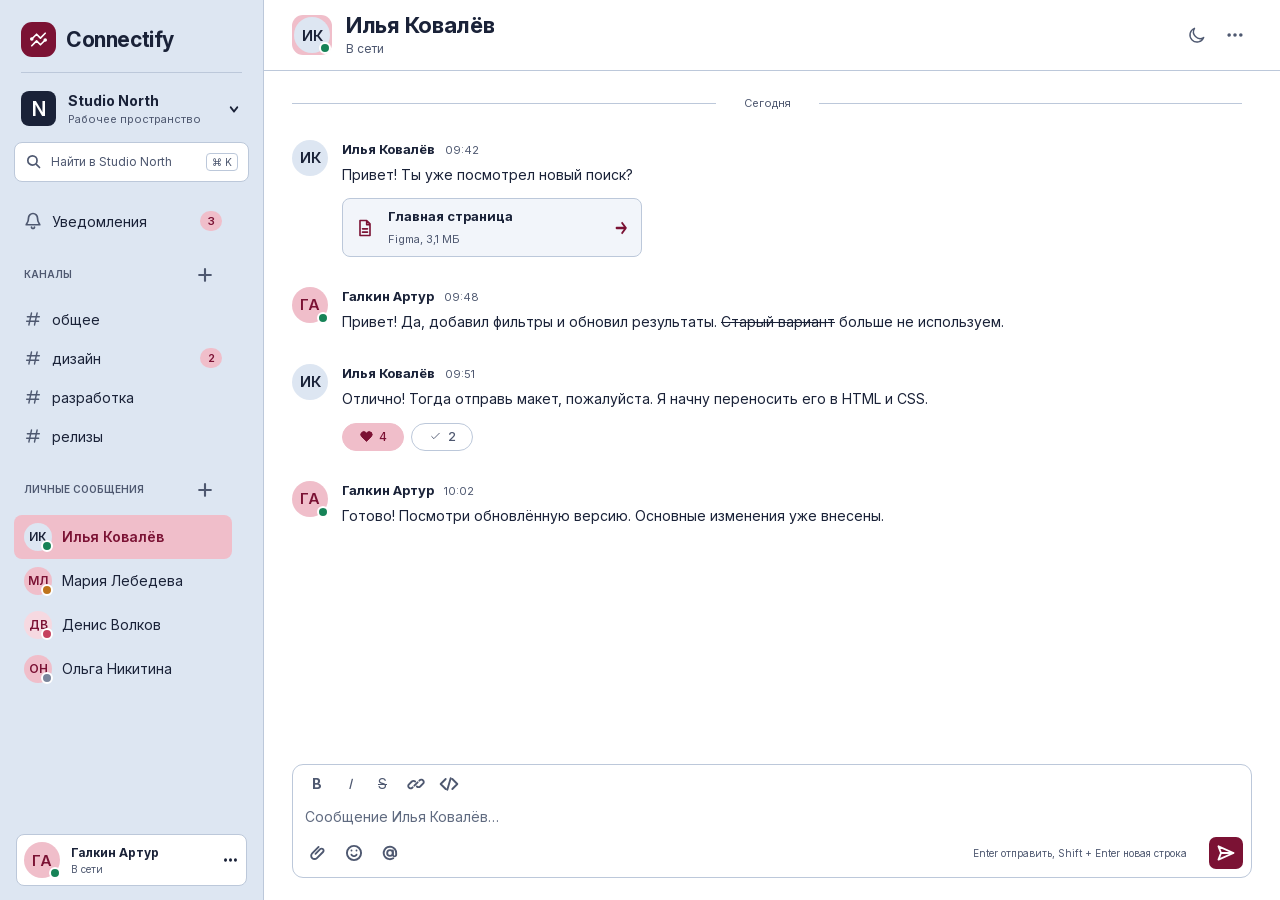
<file: dm.html>
<!doctype html>
<html lang="ru" data-theme="light">
  <head>
    <meta charset="UTF-8" />
    <meta name="viewport" content="width=device-width, initial-scale=1" />
    <meta
      name="description"
      content="Connectify: корпоративный мессенджер для командного общения."
    />
    <meta name="color-scheme" content="light dark" />
    <title>Личные сообщения | Connectify</title>
    <link rel="icon" href="img/favicon.svg" type="image/svg+xml" />
    <link
      rel="preload"
      href="fonts/InterVariable.woff2"
      as="font"
      type="font/woff2"
      crossorigin
    />
    <link rel="stylesheet" href="css/components.css" />
    <link rel="stylesheet" href="css/layout.css" />
    <link rel="stylesheet" href="css/design.css" />
    <script src="js/theme.js"></script>
    <script src="js/app.js" defer></script>
  </head>
  <body
    data-version="1"
    data-storage="connectify-artur"
    data-own="Галкин Артур"
    data-email="galkin@north.team"
    data-colleague="Илья Ковалёв"
    data-second="Мария Лебедева"
    data-default-channel="дизайн"
    data-default-workspace="Studio North"
  >
    <a class="skip-link" href="#main">Перейти к содержимому</a>
    <!-- Static page content remains available when JavaScript is disabled. -->
    <div class="app" data-page="dm">
      <aside class="sidebar" id="sidebar" aria-label="Рабочее пространство">
        <a class="brand" href="channel.html" aria-label="Connectify на главную"
          ><span class="brand-icon"
            ><svg
              aria-hidden="true"
              focusable="false"
              preserveAspectRatio="none"
              overflow="visible"
              style="display: block"
              width="23"
              height="23"
              viewBox="0 0 23 23"
              fill="none"
              xmlns="http://www.w3.org/2000/svg"
            >
              <g>
                <path
                  d="M4.79167 11.0208L9.58333 6.22917L13.4167 10.0625L18.2083 5.27083M4.79167 17.7292L9.58333 12.9375L13.4167 16.7708L18.2083 11.9792"
                  stroke-width="1.7"
                  stroke-linecap="round"
                  stroke-linejoin="round"
                  stroke="currentColor"
                />
                <path
                  d="M5.75 11.0208C5.75 11.5501 5.32094 11.9792 4.79167 11.9792C4.26239 11.9792 3.83333 11.5501 3.83333 11.0208C3.83333 10.4916 4.26239 10.0625 4.79167 10.0625C5.32094 10.0625 5.75 10.4916 5.75 11.0208Z"
                  stroke-width="1.7"
                  stroke-linecap="round"
                  stroke-linejoin="round"
                  stroke="currentColor"
                />
                <path
                  d="M19.1667 11.9792C19.1667 12.5084 18.7376 12.9375 18.2083 12.9375C17.6791 12.9375 17.25 12.5084 17.25 11.9792C17.25 11.4499 17.6791 11.0208 18.2083 11.0208C18.7376 11.0208 19.1667 11.4499 19.1667 11.9792Z"
                  stroke-width="1.7"
                  stroke-linecap="round"
                  stroke-linejoin="round"
                  stroke="currentColor"
                />
              </g>
            </svg> </span
          >Connectify</a
        ><button
          type="button"
          class="icon-btn sidebar-close"
          aria-label="Закрыть меню"
          data-tooltip="Закрыть меню"
          data-menu-close
        >
          <svg
            width="20"
            height="20"
            viewBox="0 0 24 24"
            fill="none"
            stroke="currentColor"
            stroke-width="1.7"
            stroke-linecap="round"
            stroke-linejoin="round"
            aria-hidden="true"
            focusable="false"
          >
            <path d="m6 6 12 12M18 6 6 18" />
          </svg>
        </button>
        <a class="workspace" href="onboarding.html"
          ><span>N</span
          ><span
            ><strong data-workspace>Studio North</strong
            ><small>Рабочее пространство</small></span
          ><svg
            aria-hidden="true"
            focusable="false"
            preserveAspectRatio="none"
            overflow="visible"
            style="display: block"
            width="16"
            height="16"
            viewBox="0 0 16 16"
            fill="none"
            xmlns="http://www.w3.org/2000/svg"
          >
            <g>
              <path
                d="M4.66667 6.66667L8 10L11.3333 6.66667"
                stroke-width="1.7"
                stroke-linecap="round"
                stroke-linejoin="round"
                stroke="currentColor"
              />
            </g>
          </svg>
        </a>
        <a class="sidebar-search" href="search.html"
          ><svg
            aria-hidden="true"
            focusable="false"
            preserveAspectRatio="none"
            overflow="visible"
            style="display: block"
            width="17"
            height="17"
            viewBox="0 0 17 17"
            fill="none"
            xmlns="http://www.w3.org/2000/svg"
          >
            <g>
              <path
                d="M12.0417 7.4375C12.0417 9.98031 9.98031 12.0417 7.4375 12.0417C4.89469 12.0417 2.83333 9.98031 2.83333 7.4375C2.83333 4.89469 4.89469 2.83333 7.4375 2.83333C9.98031 2.83333 12.0417 4.89469 12.0417 7.4375Z"
                stroke-width="1.7"
                stroke-linecap="round"
                stroke-linejoin="round"
                stroke="currentColor"
              />
              <path
                d="M11.3333 11.3333L14.5208 14.5208"
                stroke-width="1.7"
                stroke-linecap="round"
                stroke-linejoin="round"
                stroke="currentColor"
              />
            </g>
          </svg>
          <span>Найти в Studio North</span><kbd>⌘ K</kbd></a
        >
        <nav class="side-scroll" aria-label="Навигация">
          <a class="side-link" href="notifications.html"
            ><svg
              aria-hidden="true"
              focusable="false"
              preserveAspectRatio="none"
              overflow="visible"
              style="display: block"
              width="18"
              height="18"
              viewBox="0 0 18 18"
              fill="none"
              xmlns="http://www.w3.org/2000/svg"
            >
              <g>
                <path
                  d="M7.5 15C7.5 15.3978 7.65804 15.7794 7.93934 16.0607C8.22064 16.342 8.60218 16.5 9 16.5C9.39782 16.5 9.77936 16.342 10.0607 16.0607C10.342 15.7794 10.5 15.3978 10.5 15M13.5 6C13.5 4.80653 13.0259 3.66193 12.182 2.81802C11.3381 1.97411 10.1935 1.5 9 1.5C7.80653 1.5 6.66193 1.97411 5.81802 2.81802C4.97411 3.66193 4.5 4.80653 4.5 6C4.5 11.25 2.25 11.25 2.25 12.75H15.75C15.75 11.25 13.5 11.25 13.5 6Z"
                  stroke-width="1.7"
                  stroke-linecap="round"
                  stroke-linejoin="round"
                  stroke="currentColor"
                />
              </g>
            </svg>
            Уведомления<span class="badge" data-unread-count>3</span></a
          >
          <div class="nav-heading">
            КАНАЛЫ<button
              type="button"
              class="icon-btn"
              aria-label="Добавить канал"
              data-tooltip="Добавить канал"
              data-add-channel
            >
              <svg
                aria-hidden="true"
                focusable="false"
                preserveAspectRatio="none"
                overflow="visible"
                style="display: block"
                width="16"
                height="16"
                viewBox="0 0 16 16"
                fill="none"
                xmlns="http://www.w3.org/2000/svg"
              >
                <g>
                  <path
                    d="M8 3.33333V8M8 8V12.6667M8 8H3.33333M8 8H12.6667"
                    stroke-width="1.7"
                    stroke-linecap="round"
                    stroke-linejoin="round"
                    stroke="currentColor"
                  />
                </g>
              </svg>
            </button>
          </div>
          <a
            href="channel.html?channel=общее"
            class="side-link"
            data-channel="общее"
            ><svg
              aria-hidden="true"
              focusable="false"
              preserveAspectRatio="none"
              overflow="visible"
              style="display: block"
              width="22"
              height="22"
              viewBox="0 0 22 22"
              fill="none"
              xmlns="http://www.w3.org/2000/svg"
            >
              <g>
                <path
                  d="M9.16667 3.66667L8.16406 8.25M8.16406 8.25L6.96094 13.75M8.16406 8.25H4.125M8.16406 8.25H15.0391M6.96094 13.75L5.95833 18.3333M6.96094 13.75H3.20833M6.96094 13.75H13.8359M16.0417 3.66667L15.0391 8.25M15.0391 8.25L13.8359 13.75M15.0391 8.25H18.7917M13.8359 13.75L12.8333 18.3333M13.8359 13.75H17.875"
                  stroke-width="1.7"
                  stroke-linecap="round"
                  stroke-linejoin="round"
                  stroke="currentColor"
                />
              </g>
            </svg>
            <span>общее</span></a
          ><a
            href="channel.html?channel=дизайн"
            class="side-link"
            data-channel="дизайн"
            ><svg
              aria-hidden="true"
              focusable="false"
              preserveAspectRatio="none"
              overflow="visible"
              style="display: block"
              width="22"
              height="22"
              viewBox="0 0 22 22"
              fill="none"
              xmlns="http://www.w3.org/2000/svg"
            >
              <g>
                <path
                  d="M9.16667 3.66667L8.16406 8.25M8.16406 8.25L6.96094 13.75M8.16406 8.25H4.125M8.16406 8.25H15.0391M6.96094 13.75L5.95833 18.3333M6.96094 13.75H3.20833M6.96094 13.75H13.8359M16.0417 3.66667L15.0391 8.25M15.0391 8.25L13.8359 13.75M15.0391 8.25H18.7917M13.8359 13.75L12.8333 18.3333M13.8359 13.75H17.875"
                  stroke-width="1.7"
                  stroke-linecap="round"
                  stroke-linejoin="round"
                  stroke="currentColor"
                />
              </g>
            </svg>
            <span>дизайн</span><span class="badge">2</span></a
          ><a
            href="channel.html?channel=разработка"
            class="side-link"
            data-channel="разработка"
            ><svg
              aria-hidden="true"
              focusable="false"
              preserveAspectRatio="none"
              overflow="visible"
              style="display: block"
              width="22"
              height="22"
              viewBox="0 0 22 22"
              fill="none"
              xmlns="http://www.w3.org/2000/svg"
            >
              <g>
                <path
                  d="M9.16667 3.66667L8.16406 8.25M8.16406 8.25L6.96094 13.75M8.16406 8.25H4.125M8.16406 8.25H15.0391M6.96094 13.75L5.95833 18.3333M6.96094 13.75H3.20833M6.96094 13.75H13.8359M16.0417 3.66667L15.0391 8.25M15.0391 8.25L13.8359 13.75M15.0391 8.25H18.7917M13.8359 13.75L12.8333 18.3333M13.8359 13.75H17.875"
                  stroke-width="1.7"
                  stroke-linecap="round"
                  stroke-linejoin="round"
                  stroke="currentColor"
                />
              </g>
            </svg>
            <span>разработка</span></a
          ><a
            href="channel.html?channel=релизы"
            class="side-link"
            data-channel="релизы"
            ><svg
              aria-hidden="true"
              focusable="false"
              preserveAspectRatio="none"
              overflow="visible"
              style="display: block"
              width="22"
              height="22"
              viewBox="0 0 22 22"
              fill="none"
              xmlns="http://www.w3.org/2000/svg"
            >
              <g>
                <path
                  d="M9.16667 3.66667L8.16406 8.25M8.16406 8.25L6.96094 13.75M8.16406 8.25H4.125M8.16406 8.25H15.0391M6.96094 13.75L5.95833 18.3333M6.96094 13.75H3.20833M6.96094 13.75H13.8359M16.0417 3.66667L15.0391 8.25M15.0391 8.25L13.8359 13.75M15.0391 8.25H18.7917M13.8359 13.75L12.8333 18.3333M13.8359 13.75H17.875"
                  stroke-width="1.7"
                  stroke-linecap="round"
                  stroke-linejoin="round"
                  stroke="currentColor"
                />
              </g>
            </svg>
            <span>релизы</span></a
          >
          <div class="nav-heading">
            ЛИЧНЫЕ СООБЩЕНИЯ<a
              class="icon-btn"
              href="search.html?tab=people"
              aria-label="Найти коллегу"
              ><svg
                aria-hidden="true"
                focusable="false"
                preserveAspectRatio="none"
                overflow="visible"
                style="display: block"
                width="16"
                height="16"
                viewBox="0 0 16 16"
                fill="none"
                xmlns="http://www.w3.org/2000/svg"
              >
                <g>
                  <path
                    d="M8 3.33333V8M8 8V12.6667M8 8H3.33333M8 8H12.6667"
                    stroke-width="1.7"
                    stroke-linecap="round"
                    stroke-linejoin="round"
                    stroke="currentColor"
                  />
                </g>
              </svg>
            </a>
          </div>
          <a class="side-link" href="dm.html?person=0"
            ><span class="avatar avatar-28 avatar-blue"
              >ИК<i
                role="img"
                class="status status-online"
                aria-label="online"
              ></i></span
            ><span>Илья Ковалёв</span></a
          ><a class="side-link" href="dm.html?person=1"
            ><span class="avatar avatar-28 avatar-purple"
              >МЛ<i
                role="img"
                class="status status-away"
                aria-label="away"
              ></i></span
            ><span>Мария Лебедева</span></a
          ><a class="side-link" href="dm.html?person=2"
            ><span class="avatar avatar-28 avatar-orange"
              >ДВ<i
                role="img"
                class="status status-dnd"
                aria-label="dnd"
              ></i></span
            ><span>Денис Волков</span></a
          ><a class="side-link" href="dm.html?person=3"
            ><span class="avatar avatar-28 avatar-pink"
              >ОН<i
                role="img"
                class="status status-invisible"
                aria-label="invisible"
              ></i></span
            ><span>Ольга Никитина</span></a
          >
        </nav>
        <a class="side-user" href="profile-edit.html"
          ><span class="avatar avatar-36" data-own-avatar
            >ГА<i
              role="img"
              class="status status-online"
              aria-label="online"
            ></i></span
          ><span
            ><strong data-own-name>Галкин Артур</strong
            ><small data-own-status>В сети</small></span
          ><svg
            aria-hidden="true"
            focusable="false"
            preserveAspectRatio="none"
            overflow="visible"
            style="display: block"
            width="18"
            height="18"
            viewBox="0 0 18 18"
            fill="none"
            xmlns="http://www.w3.org/2000/svg"
          >
            <g>
              <path
                d="M4.5 9C4.5 9.41421 4.16421 9.75 3.75 9.75C3.33579 9.75 3 9.41421 3 9C3 8.58579 3.33579 8.25 3.75 8.25C4.16421 8.25 4.5 8.58579 4.5 9Z"
                stroke-width="1.7"
                stroke-linecap="round"
                stroke-linejoin="round"
                stroke="currentColor"
              />
              <path
                d="M9.75 9C9.75 9.41421 9.41421 9.75 9 9.75C8.58579 9.75 8.25 9.41421 8.25 9C8.25 8.58579 8.58579 8.25 9 8.25C9.41421 8.25 9.75 8.58579 9.75 9Z"
                stroke-width="1.7"
                stroke-linecap="round"
                stroke-linejoin="round"
                stroke="currentColor"
              />
              <path
                d="M15 9C15 9.41421 14.6642 9.75 14.25 9.75C13.8358 9.75 13.5 9.41421 13.5 9C13.5 8.58579 13.8358 8.25 14.25 8.25C14.6642 8.25 15 8.58579 15 9Z"
                stroke-width="1.7"
                stroke-linecap="round"
                stroke-linejoin="round"
                stroke="currentColor"
              />
            </g>
          </svg>
        </a>
      </aside>
      <button
        class="backdrop"
        type="button"
        aria-label="Закрыть меню"
        data-menu-close
      ></button>
      <main class="main" id="main">
        <header class="page-header">
          <button
            type="button"
            class="icon-btn burger"
            aria-label="Открыть меню"
            data-tooltip="Открыть меню"
            data-menu-open
            aria-controls="sidebar"
            aria-expanded="false"
          >
            <svg
              width="20"
              height="20"
              viewBox="0 0 24 24"
              fill="none"
              stroke="currentColor"
              stroke-width="1.7"
              stroke-linecap="round"
              stroke-linejoin="round"
              aria-hidden="true"
              focusable="false"
            >
              <path d="M4 6h16M4 12h16M4 18h16" />
            </svg>
          </button>
          <div class="header-tile">
            <span class="avatar avatar-36 avatar-blue"
              >ИК<i
                role="img"
                class="status status-online"
                aria-label="online"
              ></i
            ></span>
          </div>
          <div>
            <h1 data-page-title>Илья Ковалёв</h1>
            <p data-page-subtitle>В сети</p>
          </div>
          <div class="header-actions">
            <button
              type="button"
              class="icon-btn theme-toggle"
              aria-label="Переключить тему"
              data-tooltip="Переключить тему"
              data-theme-toggle
              aria-pressed="false"
            >
              <svg
                width="20"
                height="20"
                viewBox="0 0 24 24"
                fill="none"
                stroke="currentColor"
                stroke-width="1.7"
                stroke-linecap="round"
                stroke-linejoin="round"
                aria-hidden="true"
                focusable="false"
              >
                <path d="M20 15a8 8 0 0 1-11-11 8.5 8.5 0 1 0 11 11Z" />
              </svg></button
            ><button
              type="button"
              class="icon-btn"
              aria-label="Действия страницы"
              data-tooltip="Действия страницы"
              data-page-actions
            >
              <svg
                aria-hidden="true"
                focusable="false"
                preserveAspectRatio="none"
                overflow="visible"
                style="display: block"
                width="18"
                height="18"
                viewBox="0 0 18 18"
                fill="none"
                xmlns="http://www.w3.org/2000/svg"
              >
                <g>
                  <path
                    d="M4.5 9C4.5 9.41421 4.16421 9.75 3.75 9.75C3.33579 9.75 3 9.41421 3 9C3 8.58579 3.33579 8.25 3.75 8.25C4.16421 8.25 4.5 8.58579 4.5 9Z"
                    stroke-width="1.7"
                    stroke-linecap="round"
                    stroke-linejoin="round"
                    stroke="currentColor"
                  />
                  <path
                    d="M9.75 9C9.75 9.41421 9.41421 9.75 9 9.75C8.58579 9.75 8.25 9.41421 8.25 9C8.25 8.58579 8.58579 8.25 9 8.25C9.41421 8.25 9.75 8.58579 9.75 9Z"
                    stroke-width="1.7"
                    stroke-linecap="round"
                    stroke-linejoin="round"
                    stroke="currentColor"
                  />
                  <path
                    d="M15 9C15 9.41421 14.6642 9.75 14.25 9.75C13.8358 9.75 13.5 9.41421 13.5 9C13.5 8.58579 13.8358 8.25 14.25 8.25C14.6642 8.25 15 8.58579 15 9Z"
                    stroke-width="1.7"
                    stroke-linecap="round"
                    stroke-linejoin="round"
                    stroke="currentColor"
                  />
                </g>
              </svg>
            </button>
          </div>
        </header>
        <div class="conversation-layout">
          <section class="conversation" aria-label="Личная переписка">
            <div class="messages" data-messages>
              <div class="date-divider">Сегодня</div>
              <article class="message" data-message>
                <span class="avatar avatar-36 avatar-blue">ИК</span>
                <div class="message-content">
                  <div class="message-meta">
                    <strong>Илья Ковалёв</strong
                    ><time datetime="2026-11-10T09:42:00">09:42</time>
                  </div>
                  <div class="message-text">
                    Привет! Ты уже посмотрел новый поиск?
                  </div>
                  <a class="file-card" href="search.html?tab=files"
                    ><svg
                      aria-hidden="true"
                      focusable="false"
                      preserveAspectRatio="none"
                      overflow="visible"
                      style="display: block"
                      width="21"
                      height="21"
                      viewBox="0 0 21 21"
                      fill="none"
                      xmlns="http://www.w3.org/2000/svg"
                    >
                      <g>
                        <path
                          d="M15.75 7V6.125L12.25 2.625H5.25V18.375H15.75V7ZM12.25 2.625V7H15.75M7.875 11.375H13.125M7.875 14.875H13.125"
                          stroke-width="1.7"
                          stroke-linecap="round"
                          stroke-linejoin="round"
                          stroke="currentColor"
                        />
                      </g>
                    </svg>
                    <span
                      ><strong>Главная страница</strong
                      ><small>Figma, 3,1 МБ</small></span
                    ><svg
                      aria-hidden="true"
                      focusable="false"
                      preserveAspectRatio="none"
                      overflow="visible"
                      style="display: block"
                      width="15"
                      height="15"
                      viewBox="0 0 15 15"
                      fill="none"
                      xmlns="http://www.w3.org/2000/svg"
                    >
                      <g>
                        <path
                          d="M2.5 7.5H11.875M8.125 11.25L11.875 7.5L8.125 3.75"
                          stroke-width="1.7"
                          stroke-linecap="round"
                          stroke-linejoin="round"
                          stroke="currentColor"
                        />
                      </g>
                    </svg>
                  </a>
                </div>
                <div
                  role="group"
                  class="message-actions"
                  aria-label="Действия сообщения"
                >
                  <button
                    type="button"
                    class="icon-btn"
                    aria-label="Добавить реакцию"
                    data-tooltip="Добавить реакцию"
                    data-quick-reaction
                  >
                    <svg
                      aria-hidden="true"
                      focusable="false"
                      preserveAspectRatio="none"
                      overflow="visible"
                      style="display: block"
                      width="18"
                      height="18"
                      viewBox="0 0 18 18"
                      fill="none"
                      xmlns="http://www.w3.org/2000/svg"
                    >
                      <g>
                        <path
                          d="M15.375 9C15.375 12.5208 12.5208 15.375 9 15.375C5.47918 15.375 2.625 12.5208 2.625 9C2.625 5.47918 5.47918 2.625 9 2.625C12.5208 2.625 15.375 5.47918 15.375 9Z"
                          stroke-width="1.7"
                          stroke-linecap="round"
                          stroke-linejoin="round"
                          stroke="currentColor"
                        />
                        <path
                          d="M6.75 10.5C6.98333 10.8883 7.31317 11.2096 7.70744 11.4326C8.10172 11.6557 8.547 11.7729 9 11.7729C9.453 11.7729 9.89828 11.6557 10.2926 11.4326C10.6868 11.2096 11.0167 10.8883 11.25 10.5M6.75 6.75H6.7575M11.25 6.75H11.2575"
                          stroke-width="1.7"
                          stroke-linecap="round"
                          stroke-linejoin="round"
                          stroke="currentColor"
                        />
                      </g>
                    </svg></button
                  ><button
                    type="button"
                    class="icon-btn"
                    aria-label="Ответить в треде"
                    data-tooltip="Ответить в треде"
                    data-thread-open
                  >
                    <svg
                      aria-hidden="true"
                      focusable="false"
                      preserveAspectRatio="none"
                      overflow="visible"
                      style="display: block"
                      width="15"
                      height="15"
                      viewBox="0 0 15 15"
                      fill="none"
                      xmlns="http://www.w3.org/2000/svg"
                    >
                      <g>
                        <path
                          d="M12.5 7.1875C12.5 8.51358 11.9732 9.78535 11.0355 10.723C10.0979 11.6607 8.82608 12.1875 7.5 12.1875C6.72245 12.1875 5.95437 12.0168 5.25 11.6875L2.5 12.5L3.3125 9.875C2.88616 9.22146 2.6187 8.47721 2.53151 7.70179C2.44432 6.92637 2.53983 6.14131 2.81039 5.40942C3.08095 4.67752 3.51906 4.01911 4.08966 3.48685C4.66026 2.9546 5.34751 2.56329 6.09644 2.34421C6.84536 2.12514 7.63516 2.08439 8.40265 2.22523C9.17014 2.36607 9.89402 2.68458 10.5164 3.15529C11.1387 3.62599 11.6422 4.23583 11.9867 4.93599C12.3311 5.63616 12.5069 6.40723 12.5 7.1875Z"
                          stroke-width="1.7"
                          stroke-linecap="round"
                          stroke-linejoin="round"
                          stroke="currentColor"
                        />
                        <path
                          d="M5.625 7.1875H9.375"
                          stroke-width="1.7"
                          stroke-linecap="round"
                          stroke-linejoin="round"
                          stroke="currentColor"
                        />
                      </g>
                    </svg></button
                  ><button
                    type="button"
                    class="icon-btn"
                    aria-label="Меню сообщения"
                    data-tooltip="Меню сообщения"
                    data-message-menu
                  >
                    <svg
                      aria-hidden="true"
                      focusable="false"
                      preserveAspectRatio="none"
                      overflow="visible"
                      style="display: block"
                      width="18"
                      height="18"
                      viewBox="0 0 18 18"
                      fill="none"
                      xmlns="http://www.w3.org/2000/svg"
                    >
                      <g>
                        <path
                          d="M4.5 9C4.5 9.41421 4.16421 9.75 3.75 9.75C3.33579 9.75 3 9.41421 3 9C3 8.58579 3.33579 8.25 3.75 8.25C4.16421 8.25 4.5 8.58579 4.5 9Z"
                          stroke-width="1.7"
                          stroke-linecap="round"
                          stroke-linejoin="round"
                          stroke="currentColor"
                        />
                        <path
                          d="M9.75 9C9.75 9.41421 9.41421 9.75 9 9.75C8.58579 9.75 8.25 9.41421 8.25 9C8.25 8.58579 8.58579 8.25 9 8.25C9.41421 8.25 9.75 8.58579 9.75 9Z"
                          stroke-width="1.7"
                          stroke-linecap="round"
                          stroke-linejoin="round"
                          stroke="currentColor"
                        />
                        <path
                          d="M15 9C15 9.41421 14.6642 9.75 14.25 9.75C13.8358 9.75 13.5 9.41421 13.5 9C13.5 8.58579 13.8358 8.25 14.25 8.25C14.6642 8.25 15 8.58579 15 9Z"
                          stroke-width="1.7"
                          stroke-linecap="round"
                          stroke-linejoin="round"
                          stroke="currentColor"
                        />
                      </g>
                    </svg>
                  </button>
                </div>
              </article>
              <article class="message" data-message>
                <span class="avatar avatar-36" data-own-avatar>ГА</span>
                <div class="message-content">
                  <div class="message-meta">
                    <strong data-own-name>Галкин Артур</strong
                    ><time datetime="2026-11-10T09:48:00">09:48</time>
                  </div>
                  <div class="message-text">
                    Привет! Да, добавил фильтры и обновил результаты.
                    <s>Старый вариант</s> больше не используем.
                  </div>
                </div>
                <div
                  role="group"
                  class="message-actions"
                  aria-label="Действия сообщения"
                >
                  <button
                    type="button"
                    class="icon-btn"
                    aria-label="Добавить реакцию"
                    data-tooltip="Добавить реакцию"
                    data-quick-reaction
                  >
                    <svg
                      aria-hidden="true"
                      focusable="false"
                      preserveAspectRatio="none"
                      overflow="visible"
                      style="display: block"
                      width="18"
                      height="18"
                      viewBox="0 0 18 18"
                      fill="none"
                      xmlns="http://www.w3.org/2000/svg"
                    >
                      <g>
                        <path
                          d="M15.375 9C15.375 12.5208 12.5208 15.375 9 15.375C5.47918 15.375 2.625 12.5208 2.625 9C2.625 5.47918 5.47918 2.625 9 2.625C12.5208 2.625 15.375 5.47918 15.375 9Z"
                          stroke-width="1.7"
                          stroke-linecap="round"
                          stroke-linejoin="round"
                          stroke="currentColor"
                        />
                        <path
                          d="M6.75 10.5C6.98333 10.8883 7.31317 11.2096 7.70744 11.4326C8.10172 11.6557 8.547 11.7729 9 11.7729C9.453 11.7729 9.89828 11.6557 10.2926 11.4326C10.6868 11.2096 11.0167 10.8883 11.25 10.5M6.75 6.75H6.7575M11.25 6.75H11.2575"
                          stroke-width="1.7"
                          stroke-linecap="round"
                          stroke-linejoin="round"
                          stroke="currentColor"
                        />
                      </g>
                    </svg></button
                  ><button
                    type="button"
                    class="icon-btn"
                    aria-label="Ответить в треде"
                    data-tooltip="Ответить в треде"
                    data-thread-open
                  >
                    <svg
                      aria-hidden="true"
                      focusable="false"
                      preserveAspectRatio="none"
                      overflow="visible"
                      style="display: block"
                      width="15"
                      height="15"
                      viewBox="0 0 15 15"
                      fill="none"
                      xmlns="http://www.w3.org/2000/svg"
                    >
                      <g>
                        <path
                          d="M12.5 7.1875C12.5 8.51358 11.9732 9.78535 11.0355 10.723C10.0979 11.6607 8.82608 12.1875 7.5 12.1875C6.72245 12.1875 5.95437 12.0168 5.25 11.6875L2.5 12.5L3.3125 9.875C2.88616 9.22146 2.6187 8.47721 2.53151 7.70179C2.44432 6.92637 2.53983 6.14131 2.81039 5.40942C3.08095 4.67752 3.51906 4.01911 4.08966 3.48685C4.66026 2.9546 5.34751 2.56329 6.09644 2.34421C6.84536 2.12514 7.63516 2.08439 8.40265 2.22523C9.17014 2.36607 9.89402 2.68458 10.5164 3.15529C11.1387 3.62599 11.6422 4.23583 11.9867 4.93599C12.3311 5.63616 12.5069 6.40723 12.5 7.1875Z"
                          stroke-width="1.7"
                          stroke-linecap="round"
                          stroke-linejoin="round"
                          stroke="currentColor"
                        />
                        <path
                          d="M5.625 7.1875H9.375"
                          stroke-width="1.7"
                          stroke-linecap="round"
                          stroke-linejoin="round"
                          stroke="currentColor"
                        />
                      </g>
                    </svg></button
                  ><button
                    type="button"
                    class="icon-btn"
                    aria-label="Меню сообщения"
                    data-tooltip="Меню сообщения"
                    data-message-menu
                  >
                    <svg
                      aria-hidden="true"
                      focusable="false"
                      preserveAspectRatio="none"
                      overflow="visible"
                      style="display: block"
                      width="18"
                      height="18"
                      viewBox="0 0 18 18"
                      fill="none"
                      xmlns="http://www.w3.org/2000/svg"
                    >
                      <g>
                        <path
                          d="M4.5 9C4.5 9.41421 4.16421 9.75 3.75 9.75C3.33579 9.75 3 9.41421 3 9C3 8.58579 3.33579 8.25 3.75 8.25C4.16421 8.25 4.5 8.58579 4.5 9Z"
                          stroke-width="1.7"
                          stroke-linecap="round"
                          stroke-linejoin="round"
                          stroke="currentColor"
                        />
                        <path
                          d="M9.75 9C9.75 9.41421 9.41421 9.75 9 9.75C8.58579 9.75 8.25 9.41421 8.25 9C8.25 8.58579 8.58579 8.25 9 8.25C9.41421 8.25 9.75 8.58579 9.75 9Z"
                          stroke-width="1.7"
                          stroke-linecap="round"
                          stroke-linejoin="round"
                          stroke="currentColor"
                        />
                        <path
                          d="M15 9C15 9.41421 14.6642 9.75 14.25 9.75C13.8358 9.75 13.5 9.41421 13.5 9C13.5 8.58579 13.8358 8.25 14.25 8.25C14.6642 8.25 15 8.58579 15 9Z"
                          stroke-width="1.7"
                          stroke-linecap="round"
                          stroke-linejoin="round"
                          stroke="currentColor"
                        />
                      </g>
                    </svg>
                  </button>
                </div>
              </article>
              <article class="message" data-message>
                <span class="avatar avatar-36 avatar-blue">ИК</span>
                <div class="message-content">
                  <div class="message-meta">
                    <strong>Илья Ковалёв</strong
                    ><time datetime="2026-11-10T09:51:00">09:51</time>
                  </div>
                  <div class="message-text">
                    Отлично! Тогда отправь макет, пожалуйста. Я начну переносить
                    его в HTML и CSS.
                  </div>
                  <div class="reactions">
                    <button
                      class="pill"
                      type="button"
                      aria-label="Нравится, 4 реакции"
                      aria-pressed="true"
                      data-reaction="heart"
                    >
                      <svg
                        width="20"
                        height="20"
                        viewBox="0 0 24 24"
                        fill="none"
                        stroke="currentColor"
                        stroke-width="1.7"
                        stroke-linecap="round"
                        stroke-linejoin="round"
                        aria-hidden="true"
                        focusable="false"
                      >
                        <path
                          d="M20.8 4.6a5.5 5.5 0 0 0-7.8 0L12 5.7l-1.1-1.1a5.5 5.5 0 0 0-7.8 7.8L12 21l8.8-8.6a5.5 5.5 0 0 0 0-7.8Z"
                        />
                      </svg>
                      <span>4</span></button
                    ><button
                      class="pill"
                      type="button"
                      aria-label="Готово, 2 реакции"
                      aria-pressed="false"
                      data-reaction="check"
                    >
                      <svg
                        width="20"
                        height="20"
                        viewBox="0 0 24 24"
                        fill="none"
                        stroke="currentColor"
                        stroke-width="1.7"
                        stroke-linecap="round"
                        stroke-linejoin="round"
                        aria-hidden="true"
                        focusable="false"
                      >
                        <path d="m5 12 4 4L19 6" />
                      </svg>
                      <span>2</span>
                    </button>
                  </div>
                </div>
                <div
                  role="group"
                  class="message-actions"
                  aria-label="Действия сообщения"
                >
                  <button
                    type="button"
                    class="icon-btn"
                    aria-label="Добавить реакцию"
                    data-tooltip="Добавить реакцию"
                    data-quick-reaction
                  >
                    <svg
                      aria-hidden="true"
                      focusable="false"
                      preserveAspectRatio="none"
                      overflow="visible"
                      style="display: block"
                      width="18"
                      height="18"
                      viewBox="0 0 18 18"
                      fill="none"
                      xmlns="http://www.w3.org/2000/svg"
                    >
                      <g>
                        <path
                          d="M15.375 9C15.375 12.5208 12.5208 15.375 9 15.375C5.47918 15.375 2.625 12.5208 2.625 9C2.625 5.47918 5.47918 2.625 9 2.625C12.5208 2.625 15.375 5.47918 15.375 9Z"
                          stroke-width="1.7"
                          stroke-linecap="round"
                          stroke-linejoin="round"
                          stroke="currentColor"
                        />
                        <path
                          d="M6.75 10.5C6.98333 10.8883 7.31317 11.2096 7.70744 11.4326C8.10172 11.6557 8.547 11.7729 9 11.7729C9.453 11.7729 9.89828 11.6557 10.2926 11.4326C10.6868 11.2096 11.0167 10.8883 11.25 10.5M6.75 6.75H6.7575M11.25 6.75H11.2575"
                          stroke-width="1.7"
                          stroke-linecap="round"
                          stroke-linejoin="round"
                          stroke="currentColor"
                        />
                      </g>
                    </svg></button
                  ><button
                    type="button"
                    class="icon-btn"
                    aria-label="Ответить в треде"
                    data-tooltip="Ответить в треде"
                    data-thread-open
                  >
                    <svg
                      aria-hidden="true"
                      focusable="false"
                      preserveAspectRatio="none"
                      overflow="visible"
                      style="display: block"
                      width="15"
                      height="15"
                      viewBox="0 0 15 15"
                      fill="none"
                      xmlns="http://www.w3.org/2000/svg"
                    >
                      <g>
                        <path
                          d="M12.5 7.1875C12.5 8.51358 11.9732 9.78535 11.0355 10.723C10.0979 11.6607 8.82608 12.1875 7.5 12.1875C6.72245 12.1875 5.95437 12.0168 5.25 11.6875L2.5 12.5L3.3125 9.875C2.88616 9.22146 2.6187 8.47721 2.53151 7.70179C2.44432 6.92637 2.53983 6.14131 2.81039 5.40942C3.08095 4.67752 3.51906 4.01911 4.08966 3.48685C4.66026 2.9546 5.34751 2.56329 6.09644 2.34421C6.84536 2.12514 7.63516 2.08439 8.40265 2.22523C9.17014 2.36607 9.89402 2.68458 10.5164 3.15529C11.1387 3.62599 11.6422 4.23583 11.9867 4.93599C12.3311 5.63616 12.5069 6.40723 12.5 7.1875Z"
                          stroke-width="1.7"
                          stroke-linecap="round"
                          stroke-linejoin="round"
                          stroke="currentColor"
                        />
                        <path
                          d="M5.625 7.1875H9.375"
                          stroke-width="1.7"
                          stroke-linecap="round"
                          stroke-linejoin="round"
                          stroke="currentColor"
                        />
                      </g>
                    </svg></button
                  ><button
                    type="button"
                    class="icon-btn"
                    aria-label="Меню сообщения"
                    data-tooltip="Меню сообщения"
                    data-message-menu
                  >
                    <svg
                      aria-hidden="true"
                      focusable="false"
                      preserveAspectRatio="none"
                      overflow="visible"
                      style="display: block"
                      width="18"
                      height="18"
                      viewBox="0 0 18 18"
                      fill="none"
                      xmlns="http://www.w3.org/2000/svg"
                    >
                      <g>
                        <path
                          d="M4.5 9C4.5 9.41421 4.16421 9.75 3.75 9.75C3.33579 9.75 3 9.41421 3 9C3 8.58579 3.33579 8.25 3.75 8.25C4.16421 8.25 4.5 8.58579 4.5 9Z"
                          stroke-width="1.7"
                          stroke-linecap="round"
                          stroke-linejoin="round"
                          stroke="currentColor"
                        />
                        <path
                          d="M9.75 9C9.75 9.41421 9.41421 9.75 9 9.75C8.58579 9.75 8.25 9.41421 8.25 9C8.25 8.58579 8.58579 8.25 9 8.25C9.41421 8.25 9.75 8.58579 9.75 9Z"
                          stroke-width="1.7"
                          stroke-linecap="round"
                          stroke-linejoin="round"
                          stroke="currentColor"
                        />
                        <path
                          d="M15 9C15 9.41421 14.6642 9.75 14.25 9.75C13.8358 9.75 13.5 9.41421 13.5 9C13.5 8.58579 13.8358 8.25 14.25 8.25C14.6642 8.25 15 8.58579 15 9Z"
                          stroke-width="1.7"
                          stroke-linecap="round"
                          stroke-linejoin="round"
                          stroke="currentColor"
                        />
                      </g>
                    </svg>
                  </button>
                </div>
              </article>
              <article class="message" data-message>
                <span class="avatar avatar-36" data-own-avatar>ГА</span>
                <div class="message-content">
                  <div class="message-meta">
                    <strong data-own-name>Галкин Артур</strong
                    ><time datetime="2026-11-10T10:02:00">10:02</time>
                  </div>
                  <div class="message-text">
                    Готово! Посмотри обновлённую версию. Основные изменения уже
                    внесены.
                  </div>
                </div>
                <div
                  role="group"
                  class="message-actions"
                  aria-label="Действия сообщения"
                >
                  <button
                    type="button"
                    class="icon-btn"
                    aria-label="Добавить реакцию"
                    data-tooltip="Добавить реакцию"
                    data-quick-reaction
                  >
                    <svg
                      aria-hidden="true"
                      focusable="false"
                      preserveAspectRatio="none"
                      overflow="visible"
                      style="display: block"
                      width="18"
                      height="18"
                      viewBox="0 0 18 18"
                      fill="none"
                      xmlns="http://www.w3.org/2000/svg"
                    >
                      <g>
                        <path
                          d="M15.375 9C15.375 12.5208 12.5208 15.375 9 15.375C5.47918 15.375 2.625 12.5208 2.625 9C2.625 5.47918 5.47918 2.625 9 2.625C12.5208 2.625 15.375 5.47918 15.375 9Z"
                          stroke-width="1.7"
                          stroke-linecap="round"
                          stroke-linejoin="round"
                          stroke="currentColor"
                        />
                        <path
                          d="M6.75 10.5C6.98333 10.8883 7.31317 11.2096 7.70744 11.4326C8.10172 11.6557 8.547 11.7729 9 11.7729C9.453 11.7729 9.89828 11.6557 10.2926 11.4326C10.6868 11.2096 11.0167 10.8883 11.25 10.5M6.75 6.75H6.7575M11.25 6.75H11.2575"
                          stroke-width="1.7"
                          stroke-linecap="round"
                          stroke-linejoin="round"
                          stroke="currentColor"
                        />
                      </g>
                    </svg></button
                  ><button
                    type="button"
                    class="icon-btn"
                    aria-label="Ответить в треде"
                    data-tooltip="Ответить в треде"
                    data-thread-open
                  >
                    <svg
                      aria-hidden="true"
                      focusable="false"
                      preserveAspectRatio="none"
                      overflow="visible"
                      style="display: block"
                      width="15"
                      height="15"
                      viewBox="0 0 15 15"
                      fill="none"
                      xmlns="http://www.w3.org/2000/svg"
                    >
                      <g>
                        <path
                          d="M12.5 7.1875C12.5 8.51358 11.9732 9.78535 11.0355 10.723C10.0979 11.6607 8.82608 12.1875 7.5 12.1875C6.72245 12.1875 5.95437 12.0168 5.25 11.6875L2.5 12.5L3.3125 9.875C2.88616 9.22146 2.6187 8.47721 2.53151 7.70179C2.44432 6.92637 2.53983 6.14131 2.81039 5.40942C3.08095 4.67752 3.51906 4.01911 4.08966 3.48685C4.66026 2.9546 5.34751 2.56329 6.09644 2.34421C6.84536 2.12514 7.63516 2.08439 8.40265 2.22523C9.17014 2.36607 9.89402 2.68458 10.5164 3.15529C11.1387 3.62599 11.6422 4.23583 11.9867 4.93599C12.3311 5.63616 12.5069 6.40723 12.5 7.1875Z"
                          stroke-width="1.7"
                          stroke-linecap="round"
                          stroke-linejoin="round"
                          stroke="currentColor"
                        />
                        <path
                          d="M5.625 7.1875H9.375"
                          stroke-width="1.7"
                          stroke-linecap="round"
                          stroke-linejoin="round"
                          stroke="currentColor"
                        />
                      </g>
                    </svg></button
                  ><button
                    type="button"
                    class="icon-btn"
                    aria-label="Меню сообщения"
                    data-tooltip="Меню сообщения"
                    data-message-menu
                  >
                    <svg
                      aria-hidden="true"
                      focusable="false"
                      preserveAspectRatio="none"
                      overflow="visible"
                      style="display: block"
                      width="18"
                      height="18"
                      viewBox="0 0 18 18"
                      fill="none"
                      xmlns="http://www.w3.org/2000/svg"
                    >
                      <g>
                        <path
                          d="M4.5 9C4.5 9.41421 4.16421 9.75 3.75 9.75C3.33579 9.75 3 9.41421 3 9C3 8.58579 3.33579 8.25 3.75 8.25C4.16421 8.25 4.5 8.58579 4.5 9Z"
                          stroke-width="1.7"
                          stroke-linecap="round"
                          stroke-linejoin="round"
                          stroke="currentColor"
                        />
                        <path
                          d="M9.75 9C9.75 9.41421 9.41421 9.75 9 9.75C8.58579 9.75 8.25 9.41421 8.25 9C8.25 8.58579 8.58579 8.25 9 8.25C9.41421 8.25 9.75 8.58579 9.75 9Z"
                          stroke-width="1.7"
                          stroke-linecap="round"
                          stroke-linejoin="round"
                          stroke="currentColor"
                        />
                        <path
                          d="M15 9C15 9.41421 14.6642 9.75 14.25 9.75C13.8358 9.75 13.5 9.41421 13.5 9C13.5 8.58579 13.8358 8.25 14.25 8.25C14.6642 8.25 15 8.58579 15 9Z"
                          stroke-width="1.7"
                          stroke-linecap="round"
                          stroke-linejoin="round"
                          stroke="currentColor"
                        />
                      </g>
                    </svg>
                  </button>
                </div>
              </article>
            </div>
            <form
              class="composer"
              data-composer="main"
              aria-label="Новое сообщение"
            >
              <div
                class="formatting"
                role="toolbar"
                aria-label="Форматирование"
              >
                <button
                  class="icon-btn"
                  type="button"
                  data-format="bold"
                  aria-label="Жирный"
                  data-tooltip="Жирный"
                >
                  <b>B</b></button
                ><button
                  class="icon-btn"
                  type="button"
                  data-format="italic"
                  aria-label="Курсив"
                  data-tooltip="Курсив"
                >
                  <i>I</i></button
                ><button
                  class="icon-btn"
                  type="button"
                  data-format="strike"
                  aria-label="Зачёркнутый"
                  data-tooltip="Зачёркнутый"
                >
                  <s>S</s></button
                ><button
                  type="button"
                  class="icon-btn"
                  aria-label="Добавить ссылку"
                  data-tooltip="Добавить ссылку"
                  data-format="link"
                >
                  <svg
                    aria-hidden="true"
                    focusable="false"
                    preserveAspectRatio="none"
                    overflow="visible"
                    style="display: block"
                    width="18"
                    height="18"
                    viewBox="0 0 18 18"
                    fill="none"
                    xmlns="http://www.w3.org/2000/svg"
                  >
                    <g>
                      <path
                        d="M7.5 10.5L10.5 7.5M6 12L5.25 12.75C4.83014 12.9505 4.35844 13.0159 3.89985 12.9373C3.44126 12.8586 3.01835 12.6397 2.68934 12.3107C2.36033 11.9817 2.14141 11.5587 2.06273 11.1002C1.98405 10.6416 2.04948 10.1699 2.25 9.75L5.25 6.75C5.66252 6.38103 6.19655 6.17705 6.75 6.17705C7.30345 6.17705 7.83748 6.38103 8.25 6.75M9.75 11.25C10.1625 11.619 10.6966 11.8229 11.25 11.8229C11.8034 11.8229 12.3375 11.619 12.75 11.25L15.75 8.25C15.9505 7.83014 16.0159 7.35844 15.9373 6.89985C15.8586 6.44126 15.6397 6.01835 15.3107 5.68934C14.9817 5.36033 14.5587 5.14141 14.1002 5.06273C13.6416 4.98405 13.1699 5.04948 12.75 5.25L12 6"
                        stroke-width="1.7"
                        stroke-linecap="round"
                        stroke-linejoin="round"
                        stroke="currentColor"
                      />
                    </g>
                  </svg></button
                ><button
                  type="button"
                  class="icon-btn"
                  aria-label="Код"
                  data-tooltip="Код"
                  data-format="code"
                >
                  <svg
                    aria-hidden="true"
                    focusable="false"
                    preserveAspectRatio="none"
                    overflow="visible"
                    style="display: block"
                    width="18"
                    height="18"
                    viewBox="0 0 18 18"
                    fill="none"
                    xmlns="http://www.w3.org/2000/svg"
                  >
                    <g>
                      <path
                        d="M6 4.5L1.5 9L6 13.5M12 4.5L16.5 9L12 13.5M10.5 3.75L7.5 14.25"
                        stroke-width="1.7"
                        stroke-linecap="round"
                        stroke-linejoin="round"
                        stroke="currentColor"
                      />
                    </g>
                  </svg>
                </button>
              </div>
              <label class="sr-only" for="message-text">Текст сообщения</label
              ><textarea
                id="message-text"
                name="message"
                rows="1"
                maxlength="5000"
                placeholder="Написать в #дизайн…"
                data-message-input
              ></textarea>
              <div
                class="mention-list"
                role="listbox"
                aria-label="Участники"
                hidden
              ></div>
              <div class="pending-files" aria-live="polite"></div>
              <div class="composer-footer">
                <button
                  type="button"
                  class="icon-btn"
                  aria-label="Прикрепить файл"
                  data-tooltip="Прикрепить файл"
                  data-attach
                >
                  <svg
                    aria-hidden="true"
                    focusable="false"
                    preserveAspectRatio="none"
                    overflow="visible"
                    style="display: block"
                    width="18"
                    height="18"
                    viewBox="0 0 18 18"
                    fill="none"
                    xmlns="http://www.w3.org/2000/svg"
                  >
                    <g>
                      <path
                        d="M6.75 9.75L10.95 5.55C11.2882 5.21185 11.7468 5.02188 12.225 5.02188C12.7032 5.02188 13.1618 5.21185 13.5 5.55C13.8382 5.88815 14.0281 6.34678 14.0281 6.825C14.0281 7.30322 13.8382 7.76185 13.5 8.1L8.025 13.575C7.4581 14.1419 6.68922 14.4604 5.8875 14.4604C5.08578 14.4604 4.3169 14.1419 3.75 13.575C3.1831 13.0081 2.86462 12.2392 2.86462 11.4375C2.86462 10.6358 3.1831 9.8669 3.75 9.3L9.525 3.525"
                        stroke-width="1.7"
                        stroke-linecap="round"
                        stroke-linejoin="round"
                        stroke="currentColor"
                      />
                    </g>
                  </svg></button
                ><button
                  type="button"
                  class="icon-btn"
                  aria-label="Добавить смайлик"
                  data-tooltip="Добавить смайлик"
                  data-emoji
                >
                  <svg
                    aria-hidden="true"
                    focusable="false"
                    preserveAspectRatio="none"
                    overflow="visible"
                    style="display: block"
                    width="18"
                    height="18"
                    viewBox="0 0 18 18"
                    fill="none"
                    xmlns="http://www.w3.org/2000/svg"
                  >
                    <g>
                      <path
                        d="M15.375 9C15.375 12.5208 12.5208 15.375 9 15.375C5.47918 15.375 2.625 12.5208 2.625 9C2.625 5.47918 5.47918 2.625 9 2.625C12.5208 2.625 15.375 5.47918 15.375 9Z"
                        stroke-width="1.7"
                        stroke-linecap="round"
                        stroke-linejoin="round"
                        stroke="currentColor"
                      />
                      <path
                        d="M6.75 10.5C6.98333 10.8883 7.31317 11.2096 7.70744 11.4326C8.10172 11.6557 8.547 11.7729 9 11.7729C9.453 11.7729 9.89828 11.6557 10.2926 11.4326C10.6868 11.2096 11.0167 10.8883 11.25 10.5M6.75 6.75H6.7575M11.25 6.75H11.2575"
                        stroke-width="1.7"
                        stroke-linecap="round"
                        stroke-linejoin="round"
                        stroke="currentColor"
                      />
                    </g>
                  </svg></button
                ><button
                  type="button"
                  class="icon-btn"
                  aria-label="Упомянуть участника"
                  data-tooltip="Упомянуть участника"
                  data-mention
                >
                  <svg
                    aria-hidden="true"
                    focusable="false"
                    preserveAspectRatio="none"
                    overflow="visible"
                    style="display: block"
                    width="18"
                    height="18"
                    viewBox="0 0 18 18"
                    fill="none"
                    xmlns="http://www.w3.org/2000/svg"
                  >
                    <g>
                      <path
                        d="M11.55 9C11.55 10.4083 10.4083 11.55 9 11.55C7.59167 11.55 6.45 10.4083 6.45 9C6.45 7.59167 7.59167 6.45 9 6.45C10.4083 6.45 11.55 7.59167 11.55 9Z"
                        stroke-width="1.7"
                        stroke-linecap="round"
                        stroke-linejoin="round"
                        stroke="currentColor"
                      />
                      <path
                        d="M11.55 6.75V10.5C11.55 10.8978 11.708 11.2794 11.9893 11.5607C12.2706 11.842 12.6522 12 13.05 12C13.4478 12 13.8294 11.842 14.1107 11.5607C14.392 11.2794 14.55 10.8978 14.55 10.5V9C14.5574 7.75097 14.1488 6.53501 13.3888 5.54383C12.6287 4.55265 11.5604 3.84265 10.3522 3.52576C9.144 3.20887 7.8647 3.30313 6.71601 3.79366C5.56731 4.2842 4.61456 5.14311 4.00796 6.23498C3.40137 7.32685 3.17545 8.58956 3.36581 9.82402C3.55618 11.0585 4.152 12.1945 5.05935 13.0529C5.96669 13.9113 7.13393 14.4433 8.37704 14.565C9.62015 14.6867 10.8684 14.3911 11.925 13.725"
                        stroke-width="1.7"
                        stroke-linecap="round"
                        stroke-linejoin="round"
                        stroke="currentColor"
                      />
                    </g>
                  </svg></button
                ><input type="file" data-attachment hidden /><small
                  >Enter отправить, Shift + Enter новая строка</small
                ><button
                  class="icon-btn send-btn"
                  type="submit"
                  aria-label="Отправить сообщение"
                  data-tooltip="Отправить"
                >
                  <svg
                    aria-hidden="true"
                    focusable="false"
                    preserveAspectRatio="none"
                    overflow="visible"
                    style="display: block"
                    width="18"
                    height="18"
                    viewBox="0 0 18 18"
                    fill="none"
                    xmlns="http://www.w3.org/2000/svg"
                  >
                    <g>
                      <path
                        d="M4.5 9L2.25 15L15.75 9L2.25 3L4.5 9ZM15.75 9H4.5"
                        stroke-width="1.7"
                        stroke-linecap="round"
                        stroke-linejoin="round"
                        stroke="currentColor"
                      />
                    </g>
                  </svg>
                </button>
              </div>
            </form>
          </section>
          <aside class="thread-panel" id="thread" aria-label="Тред" hidden>
            <div class="thread-header">
              <h2>Тред</h2>
              <button
                type="button"
                class="icon-btn"
                aria-label="Закрыть тред"
                data-tooltip="Закрыть тред"
                data-thread-close
              >
                <svg
                  width="20"
                  height="20"
                  viewBox="0 0 24 24"
                  fill="none"
                  stroke="currentColor"
                  stroke-width="1.7"
                  stroke-linecap="round"
                  stroke-linejoin="round"
                  aria-hidden="true"
                  focusable="false"
                >
                  <path d="m6 6 12 12M18 6 6 18" />
                </svg>
              </button>
            </div>
            <div class="thread-body" data-thread-messages>
              <article class="message" data-message>
                <span class="avatar avatar-36 avatar-purple">МЛ</span>
                <div class="message-content">
                  <div class="message-meta">
                    <strong>Мария Лебедева</strong
                    ><time datetime="2026-11-10T10:04:00">10:04</time>
                  </div>
                  <div class="message-text">
                    Проверим поиск по сообщениям и файлам.
                  </div>
                </div>
                <div
                  role="group"
                  class="message-actions"
                  aria-label="Действия сообщения"
                >
                  <button
                    type="button"
                    class="icon-btn"
                    aria-label="Добавить реакцию"
                    data-tooltip="Добавить реакцию"
                    data-quick-reaction
                  >
                    <svg
                      aria-hidden="true"
                      focusable="false"
                      preserveAspectRatio="none"
                      overflow="visible"
                      style="display: block"
                      width="18"
                      height="18"
                      viewBox="0 0 18 18"
                      fill="none"
                      xmlns="http://www.w3.org/2000/svg"
                    >
                      <g>
                        <path
                          d="M15.375 9C15.375 12.5208 12.5208 15.375 9 15.375C5.47918 15.375 2.625 12.5208 2.625 9C2.625 5.47918 5.47918 2.625 9 2.625C12.5208 2.625 15.375 5.47918 15.375 9Z"
                          stroke-width="1.7"
                          stroke-linecap="round"
                          stroke-linejoin="round"
                          stroke="currentColor"
                        />
                        <path
                          d="M6.75 10.5C6.98333 10.8883 7.31317 11.2096 7.70744 11.4326C8.10172 11.6557 8.547 11.7729 9 11.7729C9.453 11.7729 9.89828 11.6557 10.2926 11.4326C10.6868 11.2096 11.0167 10.8883 11.25 10.5M6.75 6.75H6.7575M11.25 6.75H11.2575"
                          stroke-width="1.7"
                          stroke-linecap="round"
                          stroke-linejoin="round"
                          stroke="currentColor"
                        />
                      </g>
                    </svg></button
                  ><button
                    type="button"
                    class="icon-btn"
                    aria-label="Ответить в треде"
                    data-tooltip="Ответить в треде"
                    data-thread-open
                  >
                    <svg
                      aria-hidden="true"
                      focusable="false"
                      preserveAspectRatio="none"
                      overflow="visible"
                      style="display: block"
                      width="15"
                      height="15"
                      viewBox="0 0 15 15"
                      fill="none"
                      xmlns="http://www.w3.org/2000/svg"
                    >
                      <g>
                        <path
                          d="M12.5 7.1875C12.5 8.51358 11.9732 9.78535 11.0355 10.723C10.0979 11.6607 8.82608 12.1875 7.5 12.1875C6.72245 12.1875 5.95437 12.0168 5.25 11.6875L2.5 12.5L3.3125 9.875C2.88616 9.22146 2.6187 8.47721 2.53151 7.70179C2.44432 6.92637 2.53983 6.14131 2.81039 5.40942C3.08095 4.67752 3.51906 4.01911 4.08966 3.48685C4.66026 2.9546 5.34751 2.56329 6.09644 2.34421C6.84536 2.12514 7.63516 2.08439 8.40265 2.22523C9.17014 2.36607 9.89402 2.68458 10.5164 3.15529C11.1387 3.62599 11.6422 4.23583 11.9867 4.93599C12.3311 5.63616 12.5069 6.40723 12.5 7.1875Z"
                          stroke-width="1.7"
                          stroke-linecap="round"
                          stroke-linejoin="round"
                          stroke="currentColor"
                        />
                        <path
                          d="M5.625 7.1875H9.375"
                          stroke-width="1.7"
                          stroke-linecap="round"
                          stroke-linejoin="round"
                          stroke="currentColor"
                        />
                      </g>
                    </svg></button
                  ><button
                    type="button"
                    class="icon-btn"
                    aria-label="Меню сообщения"
                    data-tooltip="Меню сообщения"
                    data-message-menu
                  >
                    <svg
                      aria-hidden="true"
                      focusable="false"
                      preserveAspectRatio="none"
                      overflow="visible"
                      style="display: block"
                      width="18"
                      height="18"
                      viewBox="0 0 18 18"
                      fill="none"
                      xmlns="http://www.w3.org/2000/svg"
                    >
                      <g>
                        <path
                          d="M4.5 9C4.5 9.41421 4.16421 9.75 3.75 9.75C3.33579 9.75 3 9.41421 3 9C3 8.58579 3.33579 8.25 3.75 8.25C4.16421 8.25 4.5 8.58579 4.5 9Z"
                          stroke-width="1.7"
                          stroke-linecap="round"
                          stroke-linejoin="round"
                          stroke="currentColor"
                        />
                        <path
                          d="M9.75 9C9.75 9.41421 9.41421 9.75 9 9.75C8.58579 9.75 8.25 9.41421 8.25 9C8.25 8.58579 8.58579 8.25 9 8.25C9.41421 8.25 9.75 8.58579 9.75 9Z"
                          stroke-width="1.7"
                          stroke-linecap="round"
                          stroke-linejoin="round"
                          stroke="currentColor"
                        />
                        <path
                          d="M15 9C15 9.41421 14.6642 9.75 14.25 9.75C13.8358 9.75 13.5 9.41421 13.5 9C13.5 8.58579 13.8358 8.25 14.25 8.25C14.6642 8.25 15 8.58579 15 9Z"
                          stroke-width="1.7"
                          stroke-linecap="round"
                          stroke-linejoin="round"
                          stroke="currentColor"
                        />
                      </g>
                    </svg>
                  </button>
                </div>
              </article>
              <article class="message" data-message>
                <span class="avatar avatar-36 avatar-blue">ИК</span>
                <div class="message-content">
                  <div class="message-meta">
                    <strong>Илья Ковалёв</strong
                    ><time datetime="2026-11-10T10:09:00">10:09</time>
                  </div>
                  <div class="message-text">
                    Результаты на мобильном тоже посмотрел. Всё работает.
                  </div>
                </div>
                <div
                  role="group"
                  class="message-actions"
                  aria-label="Действия сообщения"
                >
                  <button
                    type="button"
                    class="icon-btn"
                    aria-label="Добавить реакцию"
                    data-tooltip="Добавить реакцию"
                    data-quick-reaction
                  >
                    <svg
                      aria-hidden="true"
                      focusable="false"
                      preserveAspectRatio="none"
                      overflow="visible"
                      style="display: block"
                      width="18"
                      height="18"
                      viewBox="0 0 18 18"
                      fill="none"
                      xmlns="http://www.w3.org/2000/svg"
                    >
                      <g>
                        <path
                          d="M15.375 9C15.375 12.5208 12.5208 15.375 9 15.375C5.47918 15.375 2.625 12.5208 2.625 9C2.625 5.47918 5.47918 2.625 9 2.625C12.5208 2.625 15.375 5.47918 15.375 9Z"
                          stroke-width="1.7"
                          stroke-linecap="round"
                          stroke-linejoin="round"
                          stroke="currentColor"
                        />
                        <path
                          d="M6.75 10.5C6.98333 10.8883 7.31317 11.2096 7.70744 11.4326C8.10172 11.6557 8.547 11.7729 9 11.7729C9.453 11.7729 9.89828 11.6557 10.2926 11.4326C10.6868 11.2096 11.0167 10.8883 11.25 10.5M6.75 6.75H6.7575M11.25 6.75H11.2575"
                          stroke-width="1.7"
                          stroke-linecap="round"
                          stroke-linejoin="round"
                          stroke="currentColor"
                        />
                      </g>
                    </svg></button
                  ><button
                    type="button"
                    class="icon-btn"
                    aria-label="Ответить в треде"
                    data-tooltip="Ответить в треде"
                    data-thread-open
                  >
                    <svg
                      aria-hidden="true"
                      focusable="false"
                      preserveAspectRatio="none"
                      overflow="visible"
                      style="display: block"
                      width="15"
                      height="15"
                      viewBox="0 0 15 15"
                      fill="none"
                      xmlns="http://www.w3.org/2000/svg"
                    >
                      <g>
                        <path
                          d="M12.5 7.1875C12.5 8.51358 11.9732 9.78535 11.0355 10.723C10.0979 11.6607 8.82608 12.1875 7.5 12.1875C6.72245 12.1875 5.95437 12.0168 5.25 11.6875L2.5 12.5L3.3125 9.875C2.88616 9.22146 2.6187 8.47721 2.53151 7.70179C2.44432 6.92637 2.53983 6.14131 2.81039 5.40942C3.08095 4.67752 3.51906 4.01911 4.08966 3.48685C4.66026 2.9546 5.34751 2.56329 6.09644 2.34421C6.84536 2.12514 7.63516 2.08439 8.40265 2.22523C9.17014 2.36607 9.89402 2.68458 10.5164 3.15529C11.1387 3.62599 11.6422 4.23583 11.9867 4.93599C12.3311 5.63616 12.5069 6.40723 12.5 7.1875Z"
                          stroke-width="1.7"
                          stroke-linecap="round"
                          stroke-linejoin="round"
                          stroke="currentColor"
                        />
                        <path
                          d="M5.625 7.1875H9.375"
                          stroke-width="1.7"
                          stroke-linecap="round"
                          stroke-linejoin="round"
                          stroke="currentColor"
                        />
                      </g>
                    </svg></button
                  ><button
                    type="button"
                    class="icon-btn"
                    aria-label="Меню сообщения"
                    data-tooltip="Меню сообщения"
                    data-message-menu
                  >
                    <svg
                      aria-hidden="true"
                      focusable="false"
                      preserveAspectRatio="none"
                      overflow="visible"
                      style="display: block"
                      width="18"
                      height="18"
                      viewBox="0 0 18 18"
                      fill="none"
                      xmlns="http://www.w3.org/2000/svg"
                    >
                      <g>
                        <path
                          d="M4.5 9C4.5 9.41421 4.16421 9.75 3.75 9.75C3.33579 9.75 3 9.41421 3 9C3 8.58579 3.33579 8.25 3.75 8.25C4.16421 8.25 4.5 8.58579 4.5 9Z"
                          stroke-width="1.7"
                          stroke-linecap="round"
                          stroke-linejoin="round"
                          stroke="currentColor"
                        />
                        <path
                          d="M9.75 9C9.75 9.41421 9.41421 9.75 9 9.75C8.58579 9.75 8.25 9.41421 8.25 9C8.25 8.58579 8.58579 8.25 9 8.25C9.41421 8.25 9.75 8.58579 9.75 9Z"
                          stroke-width="1.7"
                          stroke-linecap="round"
                          stroke-linejoin="round"
                          stroke="currentColor"
                        />
                        <path
                          d="M15 9C15 9.41421 14.6642 9.75 14.25 9.75C13.8358 9.75 13.5 9.41421 13.5 9C13.5 8.58579 13.8358 8.25 14.25 8.25C14.6642 8.25 15 8.58579 15 9Z"
                          stroke-width="1.7"
                          stroke-linecap="round"
                          stroke-linejoin="round"
                          stroke="currentColor"
                        />
                      </g>
                    </svg>
                  </button>
                </div>
              </article>
              <article class="message" data-message>
                <span class="avatar avatar-36" data-own-avatar>ГА</span>
                <div class="message-content">
                  <div class="message-meta">
                    <strong data-own-name>Галкин Артур</strong
                    ><time datetime="2026-11-10T10:12:00">10:12</time>
                  </div>
                  <div class="message-text">Спасибо, учту перед релизом.</div>
                </div>
                <div
                  role="group"
                  class="message-actions"
                  aria-label="Действия сообщения"
                >
                  <button
                    type="button"
                    class="icon-btn"
                    aria-label="Добавить реакцию"
                    data-tooltip="Добавить реакцию"
                    data-quick-reaction
                  >
                    <svg
                      aria-hidden="true"
                      focusable="false"
                      preserveAspectRatio="none"
                      overflow="visible"
                      style="display: block"
                      width="18"
                      height="18"
                      viewBox="0 0 18 18"
                      fill="none"
                      xmlns="http://www.w3.org/2000/svg"
                    >
                      <g>
                        <path
                          d="M15.375 9C15.375 12.5208 12.5208 15.375 9 15.375C5.47918 15.375 2.625 12.5208 2.625 9C2.625 5.47918 5.47918 2.625 9 2.625C12.5208 2.625 15.375 5.47918 15.375 9Z"
                          stroke-width="1.7"
                          stroke-linecap="round"
                          stroke-linejoin="round"
                          stroke="currentColor"
                        />
                        <path
                          d="M6.75 10.5C6.98333 10.8883 7.31317 11.2096 7.70744 11.4326C8.10172 11.6557 8.547 11.7729 9 11.7729C9.453 11.7729 9.89828 11.6557 10.2926 11.4326C10.6868 11.2096 11.0167 10.8883 11.25 10.5M6.75 6.75H6.7575M11.25 6.75H11.2575"
                          stroke-width="1.7"
                          stroke-linecap="round"
                          stroke-linejoin="round"
                          stroke="currentColor"
                        />
                      </g>
                    </svg></button
                  ><button
                    type="button"
                    class="icon-btn"
                    aria-label="Ответить в треде"
                    data-tooltip="Ответить в треде"
                    data-thread-open
                  >
                    <svg
                      aria-hidden="true"
                      focusable="false"
                      preserveAspectRatio="none"
                      overflow="visible"
                      style="display: block"
                      width="15"
                      height="15"
                      viewBox="0 0 15 15"
                      fill="none"
                      xmlns="http://www.w3.org/2000/svg"
                    >
                      <g>
                        <path
                          d="M12.5 7.1875C12.5 8.51358 11.9732 9.78535 11.0355 10.723C10.0979 11.6607 8.82608 12.1875 7.5 12.1875C6.72245 12.1875 5.95437 12.0168 5.25 11.6875L2.5 12.5L3.3125 9.875C2.88616 9.22146 2.6187 8.47721 2.53151 7.70179C2.44432 6.92637 2.53983 6.14131 2.81039 5.40942C3.08095 4.67752 3.51906 4.01911 4.08966 3.48685C4.66026 2.9546 5.34751 2.56329 6.09644 2.34421C6.84536 2.12514 7.63516 2.08439 8.40265 2.22523C9.17014 2.36607 9.89402 2.68458 10.5164 3.15529C11.1387 3.62599 11.6422 4.23583 11.9867 4.93599C12.3311 5.63616 12.5069 6.40723 12.5 7.1875Z"
                          stroke-width="1.7"
                          stroke-linecap="round"
                          stroke-linejoin="round"
                          stroke="currentColor"
                        />
                        <path
                          d="M5.625 7.1875H9.375"
                          stroke-width="1.7"
                          stroke-linecap="round"
                          stroke-linejoin="round"
                          stroke="currentColor"
                        />
                      </g>
                    </svg></button
                  ><button
                    type="button"
                    class="icon-btn"
                    aria-label="Меню сообщения"
                    data-tooltip="Меню сообщения"
                    data-message-menu
                  >
                    <svg
                      aria-hidden="true"
                      focusable="false"
                      preserveAspectRatio="none"
                      overflow="visible"
                      style="display: block"
                      width="18"
                      height="18"
                      viewBox="0 0 18 18"
                      fill="none"
                      xmlns="http://www.w3.org/2000/svg"
                    >
                      <g>
                        <path
                          d="M4.5 9C4.5 9.41421 4.16421 9.75 3.75 9.75C3.33579 9.75 3 9.41421 3 9C3 8.58579 3.33579 8.25 3.75 8.25C4.16421 8.25 4.5 8.58579 4.5 9Z"
                          stroke-width="1.7"
                          stroke-linecap="round"
                          stroke-linejoin="round"
                          stroke="currentColor"
                        />
                        <path
                          d="M9.75 9C9.75 9.41421 9.41421 9.75 9 9.75C8.58579 9.75 8.25 9.41421 8.25 9C8.25 8.58579 8.58579 8.25 9 8.25C9.41421 8.25 9.75 8.58579 9.75 9Z"
                          stroke-width="1.7"
                          stroke-linecap="round"
                          stroke-linejoin="round"
                          stroke="currentColor"
                        />
                        <path
                          d="M15 9C15 9.41421 14.6642 9.75 14.25 9.75C13.8358 9.75 13.5 9.41421 13.5 9C13.5 8.58579 13.8358 8.25 14.25 8.25C14.6642 8.25 15 8.58579 15 9Z"
                          stroke-width="1.7"
                          stroke-linecap="round"
                          stroke-linejoin="round"
                          stroke="currentColor"
                        />
                      </g>
                    </svg>
                  </button>
                </div>
              </article>
            </div>
            <form
              class="composer"
              data-composer="thread"
              aria-label="Новое сообщение"
            >
              <div
                class="formatting"
                role="toolbar"
                aria-label="Форматирование"
              >
                <button
                  class="icon-btn"
                  type="button"
                  data-format="bold"
                  aria-label="Жирный"
                  data-tooltip="Жирный"
                >
                  <b>B</b></button
                ><button
                  class="icon-btn"
                  type="button"
                  data-format="italic"
                  aria-label="Курсив"
                  data-tooltip="Курсив"
                >
                  <i>I</i></button
                ><button
                  class="icon-btn"
                  type="button"
                  data-format="strike"
                  aria-label="Зачёркнутый"
                  data-tooltip="Зачёркнутый"
                >
                  <s>S</s></button
                ><button
                  type="button"
                  class="icon-btn"
                  aria-label="Добавить ссылку"
                  data-tooltip="Добавить ссылку"
                  data-format="link"
                >
                  <svg
                    aria-hidden="true"
                    focusable="false"
                    preserveAspectRatio="none"
                    overflow="visible"
                    style="display: block"
                    width="18"
                    height="18"
                    viewBox="0 0 18 18"
                    fill="none"
                    xmlns="http://www.w3.org/2000/svg"
                  >
                    <g>
                      <path
                        d="M7.5 10.5L10.5 7.5M6 12L5.25 12.75C4.83014 12.9505 4.35844 13.0159 3.89985 12.9373C3.44126 12.8586 3.01835 12.6397 2.68934 12.3107C2.36033 11.9817 2.14141 11.5587 2.06273 11.1002C1.98405 10.6416 2.04948 10.1699 2.25 9.75L5.25 6.75C5.66252 6.38103 6.19655 6.17705 6.75 6.17705C7.30345 6.17705 7.83748 6.38103 8.25 6.75M9.75 11.25C10.1625 11.619 10.6966 11.8229 11.25 11.8229C11.8034 11.8229 12.3375 11.619 12.75 11.25L15.75 8.25C15.9505 7.83014 16.0159 7.35844 15.9373 6.89985C15.8586 6.44126 15.6397 6.01835 15.3107 5.68934C14.9817 5.36033 14.5587 5.14141 14.1002 5.06273C13.6416 4.98405 13.1699 5.04948 12.75 5.25L12 6"
                        stroke-width="1.7"
                        stroke-linecap="round"
                        stroke-linejoin="round"
                        stroke="currentColor"
                      />
                    </g>
                  </svg></button
                ><button
                  type="button"
                  class="icon-btn"
                  aria-label="Код"
                  data-tooltip="Код"
                  data-format="code"
                >
                  <svg
                    aria-hidden="true"
                    focusable="false"
                    preserveAspectRatio="none"
                    overflow="visible"
                    style="display: block"
                    width="18"
                    height="18"
                    viewBox="0 0 18 18"
                    fill="none"
                    xmlns="http://www.w3.org/2000/svg"
                  >
                    <g>
                      <path
                        d="M6 4.5L1.5 9L6 13.5M12 4.5L16.5 9L12 13.5M10.5 3.75L7.5 14.25"
                        stroke-width="1.7"
                        stroke-linecap="round"
                        stroke-linejoin="round"
                        stroke="currentColor"
                      />
                    </g>
                  </svg>
                </button>
              </div>
              <label class="sr-only" for="reply-text">Текст сообщения</label
              ><textarea
                id="reply-text"
                name="message"
                rows="1"
                maxlength="5000"
                placeholder="Написать в тред…"
                data-message-input
              ></textarea>
              <div
                class="mention-list"
                role="listbox"
                aria-label="Участники"
                hidden
              ></div>
              <div class="pending-files" aria-live="polite"></div>
              <div class="composer-footer">
                <button
                  type="button"
                  class="icon-btn"
                  aria-label="Прикрепить файл"
                  data-tooltip="Прикрепить файл"
                  data-attach
                >
                  <svg
                    aria-hidden="true"
                    focusable="false"
                    preserveAspectRatio="none"
                    overflow="visible"
                    style="display: block"
                    width="18"
                    height="18"
                    viewBox="0 0 18 18"
                    fill="none"
                    xmlns="http://www.w3.org/2000/svg"
                  >
                    <g>
                      <path
                        d="M6.75 9.75L10.95 5.55C11.2882 5.21185 11.7468 5.02188 12.225 5.02188C12.7032 5.02188 13.1618 5.21185 13.5 5.55C13.8382 5.88815 14.0281 6.34678 14.0281 6.825C14.0281 7.30322 13.8382 7.76185 13.5 8.1L8.025 13.575C7.4581 14.1419 6.68922 14.4604 5.8875 14.4604C5.08578 14.4604 4.3169 14.1419 3.75 13.575C3.1831 13.0081 2.86462 12.2392 2.86462 11.4375C2.86462 10.6358 3.1831 9.8669 3.75 9.3L9.525 3.525"
                        stroke-width="1.7"
                        stroke-linecap="round"
                        stroke-linejoin="round"
                        stroke="currentColor"
                      />
                    </g>
                  </svg></button
                ><button
                  type="button"
                  class="icon-btn"
                  aria-label="Добавить смайлик"
                  data-tooltip="Добавить смайлик"
                  data-emoji
                >
                  <svg
                    aria-hidden="true"
                    focusable="false"
                    preserveAspectRatio="none"
                    overflow="visible"
                    style="display: block"
                    width="18"
                    height="18"
                    viewBox="0 0 18 18"
                    fill="none"
                    xmlns="http://www.w3.org/2000/svg"
                  >
                    <g>
                      <path
                        d="M15.375 9C15.375 12.5208 12.5208 15.375 9 15.375C5.47918 15.375 2.625 12.5208 2.625 9C2.625 5.47918 5.47918 2.625 9 2.625C12.5208 2.625 15.375 5.47918 15.375 9Z"
                        stroke-width="1.7"
                        stroke-linecap="round"
                        stroke-linejoin="round"
                        stroke="currentColor"
                      />
                      <path
                        d="M6.75 10.5C6.98333 10.8883 7.31317 11.2096 7.70744 11.4326C8.10172 11.6557 8.547 11.7729 9 11.7729C9.453 11.7729 9.89828 11.6557 10.2926 11.4326C10.6868 11.2096 11.0167 10.8883 11.25 10.5M6.75 6.75H6.7575M11.25 6.75H11.2575"
                        stroke-width="1.7"
                        stroke-linecap="round"
                        stroke-linejoin="round"
                        stroke="currentColor"
                      />
                    </g>
                  </svg></button
                ><button
                  type="button"
                  class="icon-btn"
                  aria-label="Упомянуть участника"
                  data-tooltip="Упомянуть участника"
                  data-mention
                >
                  <svg
                    aria-hidden="true"
                    focusable="false"
                    preserveAspectRatio="none"
                    overflow="visible"
                    style="display: block"
                    width="18"
                    height="18"
                    viewBox="0 0 18 18"
                    fill="none"
                    xmlns="http://www.w3.org/2000/svg"
                  >
                    <g>
                      <path
                        d="M11.55 9C11.55 10.4083 10.4083 11.55 9 11.55C7.59167 11.55 6.45 10.4083 6.45 9C6.45 7.59167 7.59167 6.45 9 6.45C10.4083 6.45 11.55 7.59167 11.55 9Z"
                        stroke-width="1.7"
                        stroke-linecap="round"
                        stroke-linejoin="round"
                        stroke="currentColor"
                      />
                      <path
                        d="M11.55 6.75V10.5C11.55 10.8978 11.708 11.2794 11.9893 11.5607C12.2706 11.842 12.6522 12 13.05 12C13.4478 12 13.8294 11.842 14.1107 11.5607C14.392 11.2794 14.55 10.8978 14.55 10.5V9C14.5574 7.75097 14.1488 6.53501 13.3888 5.54383C12.6287 4.55265 11.5604 3.84265 10.3522 3.52576C9.144 3.20887 7.8647 3.30313 6.71601 3.79366C5.56731 4.2842 4.61456 5.14311 4.00796 6.23498C3.40137 7.32685 3.17545 8.58956 3.36581 9.82402C3.55618 11.0585 4.152 12.1945 5.05935 13.0529C5.96669 13.9113 7.13393 14.4433 8.37704 14.565C9.62015 14.6867 10.8684 14.3911 11.925 13.725"
                        stroke-width="1.7"
                        stroke-linecap="round"
                        stroke-linejoin="round"
                        stroke="currentColor"
                      />
                    </g>
                  </svg></button
                ><input type="file" data-attachment hidden /><small
                  >Enter отправить, Shift + Enter новая строка</small
                ><button
                  class="icon-btn send-btn"
                  type="submit"
                  aria-label="Отправить сообщение"
                  data-tooltip="Отправить"
                >
                  <svg
                    aria-hidden="true"
                    focusable="false"
                    preserveAspectRatio="none"
                    overflow="visible"
                    style="display: block"
                    width="18"
                    height="18"
                    viewBox="0 0 18 18"
                    fill="none"
                    xmlns="http://www.w3.org/2000/svg"
                  >
                    <g>
                      <path
                        d="M4.5 9L2.25 15L15.75 9L2.25 3L4.5 9ZM15.75 9H4.5"
                        stroke-width="1.7"
                        stroke-linecap="round"
                        stroke-linejoin="round"
                        stroke="currentColor"
                      />
                    </g>
                  </svg>
                </button>
              </div>
            </form>
          </aside>
        </div>
      </main>
      <nav class="mobile-tabs" aria-label="Основные разделы">
        <a href="channel.html" class=""
          ><svg
            aria-hidden="true"
            focusable="false"
            preserveAspectRatio="none"
            overflow="visible"
            style="display: block"
            width="22"
            height="22"
            viewBox="0 0 22 22"
            fill="none"
            xmlns="http://www.w3.org/2000/svg"
          >
            <g>
              <path
                d="M9.16667 3.66667L8.16406 8.25M8.16406 8.25L6.96094 13.75M8.16406 8.25H4.125M8.16406 8.25H15.0391M6.96094 13.75L5.95833 18.3333M6.96094 13.75H3.20833M6.96094 13.75H13.8359M16.0417 3.66667L15.0391 8.25M15.0391 8.25L13.8359 13.75M15.0391 8.25H18.7917M13.8359 13.75L12.8333 18.3333M13.8359 13.75H17.875"
                stroke-width="1.7"
                stroke-linecap="round"
                stroke-linejoin="round"
                stroke="currentColor"
              />
            </g>
          </svg>
          <span>Каналы</span></a
        ><a href="dm.html" class="active" aria-current="page"
          ><svg
            aria-hidden="true"
            focusable="false"
            preserveAspectRatio="none"
            overflow="visible"
            style="display: block"
            width="15"
            height="15"
            viewBox="0 0 15 15"
            fill="none"
            xmlns="http://www.w3.org/2000/svg"
          >
            <g>
              <path
                d="M12.5 7.1875C12.5 8.51358 11.9732 9.78535 11.0355 10.723C10.0979 11.6607 8.82608 12.1875 7.5 12.1875C6.72245 12.1875 5.95437 12.0168 5.25 11.6875L2.5 12.5L3.3125 9.875C2.88616 9.22146 2.6187 8.47721 2.53151 7.70179C2.44432 6.92637 2.53983 6.14131 2.81039 5.40942C3.08095 4.67752 3.51906 4.01911 4.08966 3.48685C4.66026 2.9546 5.34751 2.56329 6.09644 2.34421C6.84536 2.12514 7.63516 2.08439 8.40265 2.22523C9.17014 2.36607 9.89402 2.68458 10.5164 3.15529C11.1387 3.62599 11.6422 4.23583 11.9867 4.93599C12.3311 5.63616 12.5069 6.40723 12.5 7.1875Z"
                stroke-width="1.7"
                stroke-linecap="round"
                stroke-linejoin="round"
                stroke="currentColor"
              />
              <path
                d="M5.625 7.1875H9.375"
                stroke-width="1.7"
                stroke-linecap="round"
                stroke-linejoin="round"
                stroke="currentColor"
              />
            </g>
          </svg>
          <span>Сообщения</span></a
        ><a href="search.html" class=""
          ><svg
            aria-hidden="true"
            focusable="false"
            preserveAspectRatio="none"
            overflow="visible"
            style="display: block"
            width="17"
            height="17"
            viewBox="0 0 17 17"
            fill="none"
            xmlns="http://www.w3.org/2000/svg"
          >
            <g>
              <path
                d="M12.0417 7.4375C12.0417 9.98031 9.98031 12.0417 7.4375 12.0417C4.89469 12.0417 2.83333 9.98031 2.83333 7.4375C2.83333 4.89469 4.89469 2.83333 7.4375 2.83333C9.98031 2.83333 12.0417 4.89469 12.0417 7.4375Z"
                stroke-width="1.7"
                stroke-linecap="round"
                stroke-linejoin="round"
                stroke="currentColor"
              />
              <path
                d="M11.3333 11.3333L14.5208 14.5208"
                stroke-width="1.7"
                stroke-linecap="round"
                stroke-linejoin="round"
                stroke="currentColor"
              />
            </g>
          </svg>
          <span>Поиск</span></a
        ><a href="notifications.html" class=""
          ><svg
            aria-hidden="true"
            focusable="false"
            preserveAspectRatio="none"
            overflow="visible"
            style="display: block"
            width="18"
            height="18"
            viewBox="0 0 18 18"
            fill="none"
            xmlns="http://www.w3.org/2000/svg"
          >
            <g>
              <path
                d="M7.5 15C7.5 15.3978 7.65804 15.7794 7.93934 16.0607C8.22064 16.342 8.60218 16.5 9 16.5C9.39782 16.5 9.77936 16.342 10.0607 16.0607C10.342 15.7794 10.5 15.3978 10.5 15M13.5 6C13.5 4.80653 13.0259 3.66193 12.182 2.81802C11.3381 1.97411 10.1935 1.5 9 1.5C7.80653 1.5 6.66193 1.97411 5.81802 2.81802C4.97411 3.66193 4.5 4.80653 4.5 6C4.5 11.25 2.25 11.25 2.25 12.75H15.75C15.75 11.25 13.5 11.25 13.5 6Z"
                stroke-width="1.7"
                stroke-linecap="round"
                stroke-linejoin="round"
                stroke="currentColor"
              />
            </g>
          </svg>
          <span>Активность</span></a
        ><a href="profile-edit.html" class=""
          ><svg
            width="20"
            height="20"
            viewBox="0 0 24 24"
            fill="none"
            stroke="currentColor"
            stroke-width="1.7"
            stroke-linecap="round"
            stroke-linejoin="round"
            aria-hidden="true"
            focusable="false"
          >
            <circle cx="12" cy="8" r="4" />
            <path d="M5 21v-2a7 7 0 0 1 14 0v2" /></svg
          ><span>Профиль</span></a
        >
      </nav>
    </div>
    <dialog id="recovery-dialog" class="dialog">
      <form data-recovery-form>
        <div class="dialog-title">
          <h2>Восстановить пароль</h2>
          <button
            type="button"
            class="icon-btn"
            aria-label="Закрыть окно"
            data-tooltip="Закрыть окно"
            data-dialog-close
          >
            <svg
              width="20"
              height="20"
              viewBox="0 0 24 24"
              fill="none"
              stroke="currentColor"
              stroke-width="1.7"
              stroke-linecap="round"
              stroke-linejoin="round"
              aria-hidden="true"
              focusable="false"
            >
              <path d="m6 6 12 12M18 6 6 18" />
            </svg>
          </button>
        </div>
        <p class="lead">Введите email вашего аккаунта.</p>
        <div class="field">
          <label for="recovery-email">Email</label
          ><input
            class="control"
            id="recovery-email"
            name="recovery-email"
            type="email"
            value=""
            required
            autocomplete="email"
          />
        </div>
        <p class="form-error" data-recovery-error role="alert" hidden></p>
        <p class="recovery-result" hidden>
          Это учебная версия без почтового сервера. Для входа используйте
          демонстрационные данные на странице входа.
        </p>
        <button class="btn btn-block" type="submit">Продолжить</button>
      </form>
    </dialog>
    <dialog id="channel-dialog" class="dialog">
      <form data-channel-form>
        <div class="dialog-title">
          <h2>Новый канал</h2>
          <button
            type="button"
            class="icon-btn"
            aria-label="Закрыть окно"
            data-tooltip="Закрыть окно"
            data-dialog-close
          >
            <svg
              width="20"
              height="20"
              viewBox="0 0 24 24"
              fill="none"
              stroke="currentColor"
              stroke-width="1.7"
              stroke-linecap="round"
              stroke-linejoin="round"
              aria-hidden="true"
              focusable="false"
            >
              <path d="m6 6 12 12M18 6 6 18" />
            </svg>
          </button>
        </div>
        <div class="field">
          <label for="channel-name">Название канала</label
          ><input
            class="control"
            id="channel-name"
            name="channel-name"
            type="text"
            value=""
            required
            maxlength="35"
            pattern="[А-Яа-яЁёA-Za-z0-9_-]+"
            placeholder="новый-проект"
          />
        </div>
        <small>Буквы, цифры, дефис и подчёркивание.</small
        ><button class="btn btn-block" type="submit">Создать канал</button>
      </form>
    </dialog>
    <dialog id="info-dialog" class="dialog">
      <div class="dialog-title">
        <h2>Connectify</h2>
        <button
          type="button"
          class="icon-btn"
          aria-label="Закрыть окно"
          data-tooltip="Закрыть окно"
          data-dialog-close
        >
          <svg
            width="20"
            height="20"
            viewBox="0 0 24 24"
            fill="none"
            stroke="currentColor"
            stroke-width="1.7"
            stroke-linecap="round"
            stroke-linejoin="round"
            aria-hidden="true"
            focusable="false"
          >
            <path d="m6 6 12 12M18 6 6 18" />
          </svg>
        </button>
      </div>
      <p data-info-text></p>
      <button class="btn" type="button" data-dialog-close>Понятно</button>
    </dialog>
    <div class="context-menu" data-context-menu hidden>
      <button type="button" data-context-action="copy">Скопировать текст</button
      ><button type="button" data-context-action="edit">
        Редактировать своё сообщение</button
      ><button class="danger" type="button" data-context-action="delete">
        Удалить своё сообщение
      </button>
    </div>
    <div class="toast" role="status" aria-live="polite" hidden></div>
    <noscript
      ><p class="noscript">
        Для отправки сообщений, поиска и сохранения настроек включите
        JavaScript.
      </p></noscript
    >
  </body>
</html>
</file>
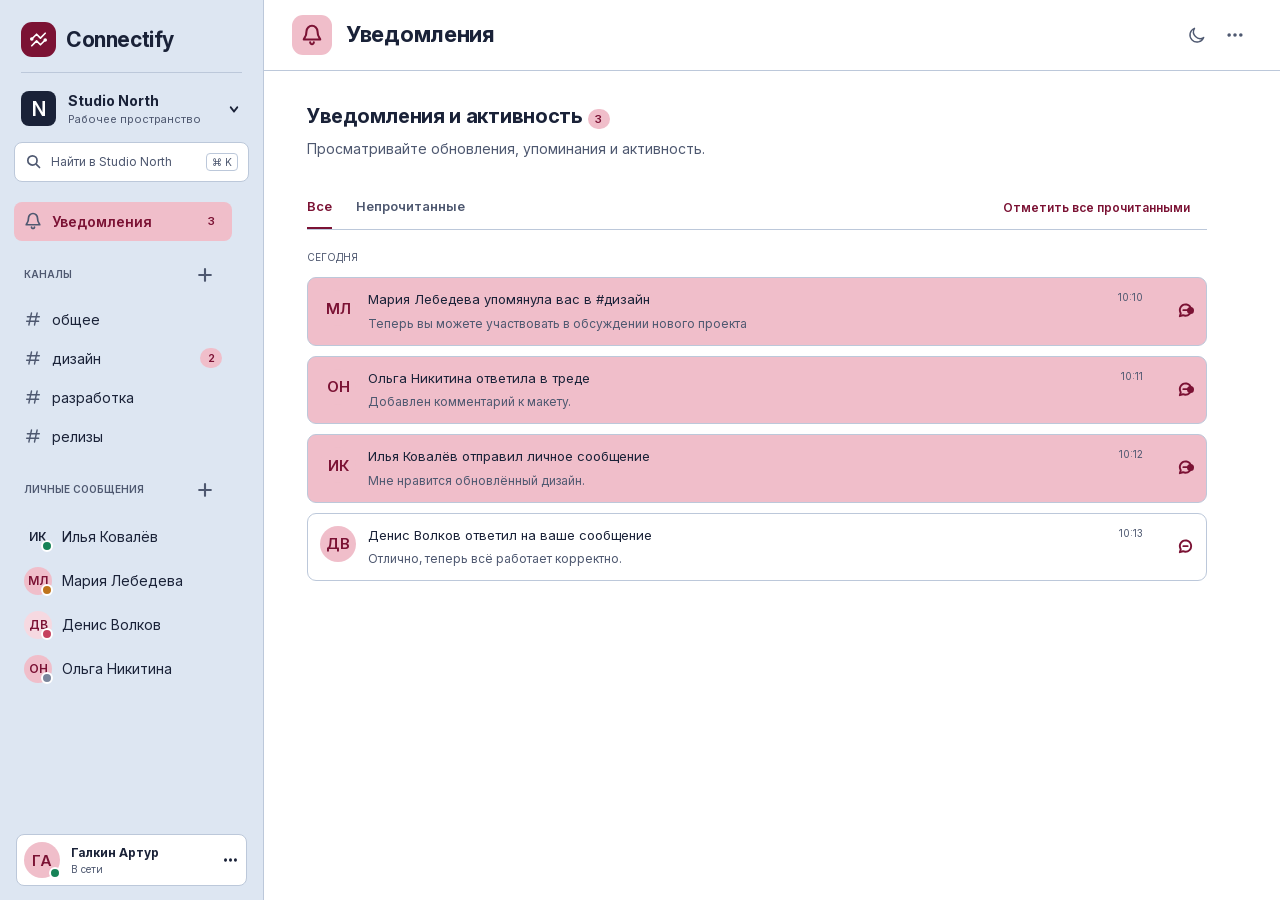
<file: notifications.html>
<!doctype html>
<html lang="ru" data-theme="light">
  <head>
    <meta charset="UTF-8" />
    <meta name="viewport" content="width=device-width, initial-scale=1" />
    <meta
      name="description"
      content="Connectify: корпоративный мессенджер для командного общения."
    />
    <meta name="color-scheme" content="light dark" />
    <title>Уведомления | Connectify</title>
    <link rel="icon" href="img/favicon.svg" type="image/svg+xml" />
    <link
      rel="preload"
      href="fonts/InterVariable.woff2"
      as="font"
      type="font/woff2"
      crossorigin
    />
    <link rel="stylesheet" href="css/components.css" />
    <link rel="stylesheet" href="css/layout.css" />
    <link rel="stylesheet" href="css/design.css" />
    <script src="js/theme.js"></script>
    <script src="js/app.js" defer></script>
  </head>
  <body
    data-version="1"
    data-storage="connectify-artur"
    data-own="Галкин Артур"
    data-email="galkin@north.team"
    data-colleague="Илья Ковалёв"
    data-second="Мария Лебедева"
    data-default-channel="дизайн"
    data-default-workspace="Studio North"
  >
    <a class="skip-link" href="#main">Перейти к содержимому</a>
    <!-- Static page content remains available when JavaScript is disabled. -->
    <div class="app" data-page="notifications">
      <aside class="sidebar" id="sidebar" aria-label="Рабочее пространство">
        <a class="brand" href="channel.html" aria-label="Connectify на главную"
          ><span class="brand-icon"
            ><svg
              aria-hidden="true"
              focusable="false"
              preserveAspectRatio="none"
              overflow="visible"
              style="display: block"
              width="23"
              height="23"
              viewBox="0 0 23 23"
              fill="none"
              xmlns="http://www.w3.org/2000/svg"
            >
              <g>
                <path
                  d="M4.79167 11.0208L9.58333 6.22917L13.4167 10.0625L18.2083 5.27083M4.79167 17.7292L9.58333 12.9375L13.4167 16.7708L18.2083 11.9792"
                  stroke-width="1.7"
                  stroke-linecap="round"
                  stroke-linejoin="round"
                  stroke="currentColor"
                />
                <path
                  d="M5.75 11.0208C5.75 11.5501 5.32094 11.9792 4.79167 11.9792C4.26239 11.9792 3.83333 11.5501 3.83333 11.0208C3.83333 10.4916 4.26239 10.0625 4.79167 10.0625C5.32094 10.0625 5.75 10.4916 5.75 11.0208Z"
                  stroke-width="1.7"
                  stroke-linecap="round"
                  stroke-linejoin="round"
                  stroke="currentColor"
                />
                <path
                  d="M19.1667 11.9792C19.1667 12.5084 18.7376 12.9375 18.2083 12.9375C17.6791 12.9375 17.25 12.5084 17.25 11.9792C17.25 11.4499 17.6791 11.0208 18.2083 11.0208C18.7376 11.0208 19.1667 11.4499 19.1667 11.9792Z"
                  stroke-width="1.7"
                  stroke-linecap="round"
                  stroke-linejoin="round"
                  stroke="currentColor"
                />
              </g>
            </svg> </span
          >Connectify</a
        ><button
          type="button"
          class="icon-btn sidebar-close"
          aria-label="Закрыть меню"
          data-tooltip="Закрыть меню"
          data-menu-close
        >
          <svg
            width="20"
            height="20"
            viewBox="0 0 24 24"
            fill="none"
            stroke="currentColor"
            stroke-width="1.7"
            stroke-linecap="round"
            stroke-linejoin="round"
            aria-hidden="true"
            focusable="false"
          >
            <path d="m6 6 12 12M18 6 6 18" />
          </svg>
        </button>
        <a class="workspace" href="onboarding.html"
          ><span>N</span
          ><span
            ><strong data-workspace>Studio North</strong
            ><small>Рабочее пространство</small></span
          ><svg
            aria-hidden="true"
            focusable="false"
            preserveAspectRatio="none"
            overflow="visible"
            style="display: block"
            width="16"
            height="16"
            viewBox="0 0 16 16"
            fill="none"
            xmlns="http://www.w3.org/2000/svg"
          >
            <g>
              <path
                d="M4.66667 6.66667L8 10L11.3333 6.66667"
                stroke-width="1.7"
                stroke-linecap="round"
                stroke-linejoin="round"
                stroke="currentColor"
              />
            </g>
          </svg>
        </a>
        <a class="sidebar-search" href="search.html"
          ><svg
            aria-hidden="true"
            focusable="false"
            preserveAspectRatio="none"
            overflow="visible"
            style="display: block"
            width="17"
            height="17"
            viewBox="0 0 17 17"
            fill="none"
            xmlns="http://www.w3.org/2000/svg"
          >
            <g>
              <path
                d="M12.0417 7.4375C12.0417 9.98031 9.98031 12.0417 7.4375 12.0417C4.89469 12.0417 2.83333 9.98031 2.83333 7.4375C2.83333 4.89469 4.89469 2.83333 7.4375 2.83333C9.98031 2.83333 12.0417 4.89469 12.0417 7.4375Z"
                stroke-width="1.7"
                stroke-linecap="round"
                stroke-linejoin="round"
                stroke="currentColor"
              />
              <path
                d="M11.3333 11.3333L14.5208 14.5208"
                stroke-width="1.7"
                stroke-linecap="round"
                stroke-linejoin="round"
                stroke="currentColor"
              />
            </g>
          </svg>
          <span>Найти в Studio North</span><kbd>⌘ K</kbd></a
        >
        <nav class="side-scroll" aria-label="Навигация">
          <a class="side-link active" href="notifications.html"
            ><svg
              aria-hidden="true"
              focusable="false"
              preserveAspectRatio="none"
              overflow="visible"
              style="display: block"
              width="18"
              height="18"
              viewBox="0 0 18 18"
              fill="none"
              xmlns="http://www.w3.org/2000/svg"
            >
              <g>
                <path
                  d="M7.5 15C7.5 15.3978 7.65804 15.7794 7.93934 16.0607C8.22064 16.342 8.60218 16.5 9 16.5C9.39782 16.5 9.77936 16.342 10.0607 16.0607C10.342 15.7794 10.5 15.3978 10.5 15M13.5 6C13.5 4.80653 13.0259 3.66193 12.182 2.81802C11.3381 1.97411 10.1935 1.5 9 1.5C7.80653 1.5 6.66193 1.97411 5.81802 2.81802C4.97411 3.66193 4.5 4.80653 4.5 6C4.5 11.25 2.25 11.25 2.25 12.75H15.75C15.75 11.25 13.5 11.25 13.5 6Z"
                  stroke-width="1.7"
                  stroke-linecap="round"
                  stroke-linejoin="round"
                  stroke="currentColor"
                />
              </g>
            </svg>
            Уведомления<span class="badge" data-unread-count>3</span></a
          >
          <div class="nav-heading">
            КАНАЛЫ<button
              type="button"
              class="icon-btn"
              aria-label="Добавить канал"
              data-tooltip="Добавить канал"
              data-add-channel
            >
              <svg
                aria-hidden="true"
                focusable="false"
                preserveAspectRatio="none"
                overflow="visible"
                style="display: block"
                width="16"
                height="16"
                viewBox="0 0 16 16"
                fill="none"
                xmlns="http://www.w3.org/2000/svg"
              >
                <g>
                  <path
                    d="M8 3.33333V8M8 8V12.6667M8 8H3.33333M8 8H12.6667"
                    stroke-width="1.7"
                    stroke-linecap="round"
                    stroke-linejoin="round"
                    stroke="currentColor"
                  />
                </g>
              </svg>
            </button>
          </div>
          <a
            href="channel.html?channel=общее"
            class="side-link"
            data-channel="общее"
            ><svg
              aria-hidden="true"
              focusable="false"
              preserveAspectRatio="none"
              overflow="visible"
              style="display: block"
              width="22"
              height="22"
              viewBox="0 0 22 22"
              fill="none"
              xmlns="http://www.w3.org/2000/svg"
            >
              <g>
                <path
                  d="M9.16667 3.66667L8.16406 8.25M8.16406 8.25L6.96094 13.75M8.16406 8.25H4.125M8.16406 8.25H15.0391M6.96094 13.75L5.95833 18.3333M6.96094 13.75H3.20833M6.96094 13.75H13.8359M16.0417 3.66667L15.0391 8.25M15.0391 8.25L13.8359 13.75M15.0391 8.25H18.7917M13.8359 13.75L12.8333 18.3333M13.8359 13.75H17.875"
                  stroke-width="1.7"
                  stroke-linecap="round"
                  stroke-linejoin="round"
                  stroke="currentColor"
                />
              </g>
            </svg>
            <span>общее</span></a
          ><a
            href="channel.html?channel=дизайн"
            class="side-link"
            data-channel="дизайн"
            ><svg
              aria-hidden="true"
              focusable="false"
              preserveAspectRatio="none"
              overflow="visible"
              style="display: block"
              width="22"
              height="22"
              viewBox="0 0 22 22"
              fill="none"
              xmlns="http://www.w3.org/2000/svg"
            >
              <g>
                <path
                  d="M9.16667 3.66667L8.16406 8.25M8.16406 8.25L6.96094 13.75M8.16406 8.25H4.125M8.16406 8.25H15.0391M6.96094 13.75L5.95833 18.3333M6.96094 13.75H3.20833M6.96094 13.75H13.8359M16.0417 3.66667L15.0391 8.25M15.0391 8.25L13.8359 13.75M15.0391 8.25H18.7917M13.8359 13.75L12.8333 18.3333M13.8359 13.75H17.875"
                  stroke-width="1.7"
                  stroke-linecap="round"
                  stroke-linejoin="round"
                  stroke="currentColor"
                />
              </g>
            </svg>
            <span>дизайн</span><span class="badge">2</span></a
          ><a
            href="channel.html?channel=разработка"
            class="side-link"
            data-channel="разработка"
            ><svg
              aria-hidden="true"
              focusable="false"
              preserveAspectRatio="none"
              overflow="visible"
              style="display: block"
              width="22"
              height="22"
              viewBox="0 0 22 22"
              fill="none"
              xmlns="http://www.w3.org/2000/svg"
            >
              <g>
                <path
                  d="M9.16667 3.66667L8.16406 8.25M8.16406 8.25L6.96094 13.75M8.16406 8.25H4.125M8.16406 8.25H15.0391M6.96094 13.75L5.95833 18.3333M6.96094 13.75H3.20833M6.96094 13.75H13.8359M16.0417 3.66667L15.0391 8.25M15.0391 8.25L13.8359 13.75M15.0391 8.25H18.7917M13.8359 13.75L12.8333 18.3333M13.8359 13.75H17.875"
                  stroke-width="1.7"
                  stroke-linecap="round"
                  stroke-linejoin="round"
                  stroke="currentColor"
                />
              </g>
            </svg>
            <span>разработка</span></a
          ><a
            href="channel.html?channel=релизы"
            class="side-link"
            data-channel="релизы"
            ><svg
              aria-hidden="true"
              focusable="false"
              preserveAspectRatio="none"
              overflow="visible"
              style="display: block"
              width="22"
              height="22"
              viewBox="0 0 22 22"
              fill="none"
              xmlns="http://www.w3.org/2000/svg"
            >
              <g>
                <path
                  d="M9.16667 3.66667L8.16406 8.25M8.16406 8.25L6.96094 13.75M8.16406 8.25H4.125M8.16406 8.25H15.0391M6.96094 13.75L5.95833 18.3333M6.96094 13.75H3.20833M6.96094 13.75H13.8359M16.0417 3.66667L15.0391 8.25M15.0391 8.25L13.8359 13.75M15.0391 8.25H18.7917M13.8359 13.75L12.8333 18.3333M13.8359 13.75H17.875"
                  stroke-width="1.7"
                  stroke-linecap="round"
                  stroke-linejoin="round"
                  stroke="currentColor"
                />
              </g>
            </svg>
            <span>релизы</span></a
          >
          <div class="nav-heading">
            ЛИЧНЫЕ СООБЩЕНИЯ<a
              class="icon-btn"
              href="search.html?tab=people"
              aria-label="Найти коллегу"
              ><svg
                aria-hidden="true"
                focusable="false"
                preserveAspectRatio="none"
                overflow="visible"
                style="display: block"
                width="16"
                height="16"
                viewBox="0 0 16 16"
                fill="none"
                xmlns="http://www.w3.org/2000/svg"
              >
                <g>
                  <path
                    d="M8 3.33333V8M8 8V12.6667M8 8H3.33333M8 8H12.6667"
                    stroke-width="1.7"
                    stroke-linecap="round"
                    stroke-linejoin="round"
                    stroke="currentColor"
                  />
                </g>
              </svg>
            </a>
          </div>
          <a class="side-link" href="dm.html?person=0"
            ><span class="avatar avatar-28 avatar-blue"
              >ИК<i
                role="img"
                class="status status-online"
                aria-label="online"
              ></i></span
            ><span>Илья Ковалёв</span></a
          ><a class="side-link" href="dm.html?person=1"
            ><span class="avatar avatar-28 avatar-purple"
              >МЛ<i
                role="img"
                class="status status-away"
                aria-label="away"
              ></i></span
            ><span>Мария Лебедева</span></a
          ><a class="side-link" href="dm.html?person=2"
            ><span class="avatar avatar-28 avatar-orange"
              >ДВ<i
                role="img"
                class="status status-dnd"
                aria-label="dnd"
              ></i></span
            ><span>Денис Волков</span></a
          ><a class="side-link" href="dm.html?person=3"
            ><span class="avatar avatar-28 avatar-pink"
              >ОН<i
                role="img"
                class="status status-invisible"
                aria-label="invisible"
              ></i></span
            ><span>Ольга Никитина</span></a
          >
        </nav>
        <a class="side-user" href="profile-edit.html"
          ><span class="avatar avatar-36" data-own-avatar
            >ГА<i
              role="img"
              class="status status-online"
              aria-label="online"
            ></i></span
          ><span
            ><strong data-own-name>Галкин Артур</strong
            ><small data-own-status>В сети</small></span
          ><svg
            aria-hidden="true"
            focusable="false"
            preserveAspectRatio="none"
            overflow="visible"
            style="display: block"
            width="18"
            height="18"
            viewBox="0 0 18 18"
            fill="none"
            xmlns="http://www.w3.org/2000/svg"
          >
            <g>
              <path
                d="M4.5 9C4.5 9.41421 4.16421 9.75 3.75 9.75C3.33579 9.75 3 9.41421 3 9C3 8.58579 3.33579 8.25 3.75 8.25C4.16421 8.25 4.5 8.58579 4.5 9Z"
                stroke-width="1.7"
                stroke-linecap="round"
                stroke-linejoin="round"
                stroke="currentColor"
              />
              <path
                d="M9.75 9C9.75 9.41421 9.41421 9.75 9 9.75C8.58579 9.75 8.25 9.41421 8.25 9C8.25 8.58579 8.58579 8.25 9 8.25C9.41421 8.25 9.75 8.58579 9.75 9Z"
                stroke-width="1.7"
                stroke-linecap="round"
                stroke-linejoin="round"
                stroke="currentColor"
              />
              <path
                d="M15 9C15 9.41421 14.6642 9.75 14.25 9.75C13.8358 9.75 13.5 9.41421 13.5 9C13.5 8.58579 13.8358 8.25 14.25 8.25C14.6642 8.25 15 8.58579 15 9Z"
                stroke-width="1.7"
                stroke-linecap="round"
                stroke-linejoin="round"
                stroke="currentColor"
              />
            </g>
          </svg>
        </a>
      </aside>
      <button
        class="backdrop"
        type="button"
        aria-label="Закрыть меню"
        data-menu-close
      ></button>
      <main class="main" id="main">
        <header class="page-header">
          <button
            type="button"
            class="icon-btn burger"
            aria-label="Открыть меню"
            data-tooltip="Открыть меню"
            data-menu-open
            aria-controls="sidebar"
            aria-expanded="false"
          >
            <svg
              width="20"
              height="20"
              viewBox="0 0 24 24"
              fill="none"
              stroke="currentColor"
              stroke-width="1.7"
              stroke-linecap="round"
              stroke-linejoin="round"
              aria-hidden="true"
              focusable="false"
            >
              <path d="M4 6h16M4 12h16M4 18h16" />
            </svg>
          </button>
          <div class="header-tile">
            <svg
              aria-hidden="true"
              focusable="false"
              preserveAspectRatio="none"
              overflow="visible"
              style="display: block"
              width="18"
              height="18"
              viewBox="0 0 18 18"
              fill="none"
              xmlns="http://www.w3.org/2000/svg"
            >
              <g>
                <path
                  d="M7.5 15C7.5 15.3978 7.65804 15.7794 7.93934 16.0607C8.22064 16.342 8.60218 16.5 9 16.5C9.39782 16.5 9.77936 16.342 10.0607 16.0607C10.342 15.7794 10.5 15.3978 10.5 15M13.5 6C13.5 4.80653 13.0259 3.66193 12.182 2.81802C11.3381 1.97411 10.1935 1.5 9 1.5C7.80653 1.5 6.66193 1.97411 5.81802 2.81802C4.97411 3.66193 4.5 4.80653 4.5 6C4.5 11.25 2.25 11.25 2.25 12.75H15.75C15.75 11.25 13.5 11.25 13.5 6Z"
                  stroke-width="1.7"
                  stroke-linecap="round"
                  stroke-linejoin="round"
                  stroke="currentColor"
                />
              </g>
            </svg>
          </div>
          <div><h1 data-page-title>Уведомления</h1></div>
          <div class="header-actions">
            <button
              type="button"
              class="icon-btn theme-toggle"
              aria-label="Переключить тему"
              data-tooltip="Переключить тему"
              data-theme-toggle
              aria-pressed="false"
            >
              <svg
                width="20"
                height="20"
                viewBox="0 0 24 24"
                fill="none"
                stroke="currentColor"
                stroke-width="1.7"
                stroke-linecap="round"
                stroke-linejoin="round"
                aria-hidden="true"
                focusable="false"
              >
                <path d="M20 15a8 8 0 0 1-11-11 8.5 8.5 0 1 0 11 11Z" />
              </svg></button
            ><button
              type="button"
              class="icon-btn"
              aria-label="Действия страницы"
              data-tooltip="Действия страницы"
              data-page-actions
            >
              <svg
                aria-hidden="true"
                focusable="false"
                preserveAspectRatio="none"
                overflow="visible"
                style="display: block"
                width="18"
                height="18"
                viewBox="0 0 18 18"
                fill="none"
                xmlns="http://www.w3.org/2000/svg"
              >
                <g>
                  <path
                    d="M4.5 9C4.5 9.41421 4.16421 9.75 3.75 9.75C3.33579 9.75 3 9.41421 3 9C3 8.58579 3.33579 8.25 3.75 8.25C4.16421 8.25 4.5 8.58579 4.5 9Z"
                    stroke-width="1.7"
                    stroke-linecap="round"
                    stroke-linejoin="round"
                    stroke="currentColor"
                  />
                  <path
                    d="M9.75 9C9.75 9.41421 9.41421 9.75 9 9.75C8.58579 9.75 8.25 9.41421 8.25 9C8.25 8.58579 8.58579 8.25 9 8.25C9.41421 8.25 9.75 8.58579 9.75 9Z"
                    stroke-width="1.7"
                    stroke-linecap="round"
                    stroke-linejoin="round"
                    stroke="currentColor"
                  />
                  <path
                    d="M15 9C15 9.41421 14.6642 9.75 14.25 9.75C13.8358 9.75 13.5 9.41421 13.5 9C13.5 8.58579 13.8358 8.25 14.25 8.25C14.6642 8.25 15 8.58579 15 9Z"
                    stroke-width="1.7"
                    stroke-linecap="round"
                    stroke-linejoin="round"
                    stroke="currentColor"
                  />
                </g>
              </svg>
            </button>
          </div>
        </header>
        <div class="page-body">
          <div class="content-width">
            <h2>
              Уведомления и активность
              <span class="badge" data-unread-count>3</span>
            </h2>
            <p class="lead">
              Просматривайте обновления, упоминания и активность.
            </p>
            <div
              class="tabs notification-tabs"
              role="tablist"
              aria-label="Уведомления"
            >
              <button
                class="tab"
                type="button"
                role="tab"
                aria-selected="true"
                aria-controls="activity-list"
                data-notification-tab="all"
              >
                Все</button
              ><button
                class="tab"
                type="button"
                role="tab"
                aria-selected="false"
                aria-controls="activity-list"
                data-notification-tab="unread"
              >
                Непрочитанные</button
              ><button
                type="button"
                class="btn btn-ghost read-all"
                data-read-all
              >
                Отметить все прочитанными
              </button>
            </div>
            <p class="activity-label">СЕГОДНЯ</p>
            <div class="activity-list" id="activity-list" role="tabpanel">
              <a class="activity unread" data-activity="0" href="channel.html"
                ><span class="avatar avatar-36 avatar-purple">МЛ</span>
                <div class="activity-content">
                  <p>Мария Лебедева упомянула вас в #дизайн</p>
                  <small
                    >Теперь вы можете участвовать в обсуждении нового
                    проекта</small
                  >
                </div>
                <time datetime="2026-11-10T10:10:00">10:10</time
                ><svg
                  aria-hidden="true"
                  focusable="false"
                  preserveAspectRatio="none"
                  overflow="visible"
                  style="display: block"
                  width="15"
                  height="15"
                  viewBox="0 0 15 15"
                  fill="none"
                  xmlns="http://www.w3.org/2000/svg"
                >
                  <g>
                    <path
                      d="M12.5 7.1875C12.5 8.51358 11.9732 9.78535 11.0355 10.723C10.0979 11.6607 8.82608 12.1875 7.5 12.1875C6.72245 12.1875 5.95437 12.0168 5.25 11.6875L2.5 12.5L3.3125 9.875C2.88616 9.22146 2.6187 8.47721 2.53151 7.70179C2.44432 6.92637 2.53983 6.14131 2.81039 5.40942C3.08095 4.67752 3.51906 4.01911 4.08966 3.48685C4.66026 2.9546 5.34751 2.56329 6.09644 2.34421C6.84536 2.12514 7.63516 2.08439 8.40265 2.22523C9.17014 2.36607 9.89402 2.68458 10.5164 3.15529C11.1387 3.62599 11.6422 4.23583 11.9867 4.93599C12.3311 5.63616 12.5069 6.40723 12.5 7.1875Z"
                      stroke-width="1.7"
                      stroke-linecap="round"
                      stroke-linejoin="round"
                      stroke="currentColor"
                    />
                    <path
                      d="M5.625 7.1875H9.375"
                      stroke-width="1.7"
                      stroke-linecap="round"
                      stroke-linejoin="round"
                      stroke="currentColor"
                    />
                  </g>
                </svg> </a
              ><a
                class="activity unread"
                data-activity="1"
                href="channel.html?thread=open"
                ><span class="avatar avatar-36 avatar-purple">ОН</span>
                <div class="activity-content">
                  <p>Ольга Никитина ответила в треде</p>
                  <small>Добавлен комментарий к макету.</small>
                </div>
                <time datetime="2026-11-10T10:11:00">10:11</time
                ><svg
                  aria-hidden="true"
                  focusable="false"
                  preserveAspectRatio="none"
                  overflow="visible"
                  style="display: block"
                  width="15"
                  height="15"
                  viewBox="0 0 15 15"
                  fill="none"
                  xmlns="http://www.w3.org/2000/svg"
                >
                  <g>
                    <path
                      d="M12.5 7.1875C12.5 8.51358 11.9732 9.78535 11.0355 10.723C10.0979 11.6607 8.82608 12.1875 7.5 12.1875C6.72245 12.1875 5.95437 12.0168 5.25 11.6875L2.5 12.5L3.3125 9.875C2.88616 9.22146 2.6187 8.47721 2.53151 7.70179C2.44432 6.92637 2.53983 6.14131 2.81039 5.40942C3.08095 4.67752 3.51906 4.01911 4.08966 3.48685C4.66026 2.9546 5.34751 2.56329 6.09644 2.34421C6.84536 2.12514 7.63516 2.08439 8.40265 2.22523C9.17014 2.36607 9.89402 2.68458 10.5164 3.15529C11.1387 3.62599 11.6422 4.23583 11.9867 4.93599C12.3311 5.63616 12.5069 6.40723 12.5 7.1875Z"
                      stroke-width="1.7"
                      stroke-linecap="round"
                      stroke-linejoin="round"
                      stroke="currentColor"
                    />
                    <path
                      d="M5.625 7.1875H9.375"
                      stroke-width="1.7"
                      stroke-linecap="round"
                      stroke-linejoin="round"
                      stroke="currentColor"
                    />
                  </g>
                </svg> </a
              ><a class="activity unread" data-activity="2" href="dm.html"
                ><span class="avatar avatar-36 avatar-purple">ИК</span>
                <div class="activity-content">
                  <p>Илья Ковалёв отправил личное сообщение</p>
                  <small>Мне нравится обновлённый дизайн.</small>
                </div>
                <time datetime="2026-11-10T10:12:00">10:12</time
                ><svg
                  aria-hidden="true"
                  focusable="false"
                  preserveAspectRatio="none"
                  overflow="visible"
                  style="display: block"
                  width="15"
                  height="15"
                  viewBox="0 0 15 15"
                  fill="none"
                  xmlns="http://www.w3.org/2000/svg"
                >
                  <g>
                    <path
                      d="M12.5 7.1875C12.5 8.51358 11.9732 9.78535 11.0355 10.723C10.0979 11.6607 8.82608 12.1875 7.5 12.1875C6.72245 12.1875 5.95437 12.0168 5.25 11.6875L2.5 12.5L3.3125 9.875C2.88616 9.22146 2.6187 8.47721 2.53151 7.70179C2.44432 6.92637 2.53983 6.14131 2.81039 5.40942C3.08095 4.67752 3.51906 4.01911 4.08966 3.48685C4.66026 2.9546 5.34751 2.56329 6.09644 2.34421C6.84536 2.12514 7.63516 2.08439 8.40265 2.22523C9.17014 2.36607 9.89402 2.68458 10.5164 3.15529C11.1387 3.62599 11.6422 4.23583 11.9867 4.93599C12.3311 5.63616 12.5069 6.40723 12.5 7.1875Z"
                      stroke-width="1.7"
                      stroke-linecap="round"
                      stroke-linejoin="round"
                      stroke="currentColor"
                    />
                    <path
                      d="M5.625 7.1875H9.375"
                      stroke-width="1.7"
                      stroke-linecap="round"
                      stroke-linejoin="round"
                      stroke="currentColor"
                    />
                  </g>
                </svg> </a
              ><a class="activity" data-activity="3" href="dm.html?person=2"
                ><span class="avatar avatar-36 avatar-purple">ДВ</span>
                <div class="activity-content">
                  <p>Денис Волков ответил на ваше сообщение</p>
                  <small>Отлично, теперь всё работает корректно.</small>
                </div>
                <time datetime="2026-11-10T10:13:00">10:13</time
                ><svg
                  aria-hidden="true"
                  focusable="false"
                  preserveAspectRatio="none"
                  overflow="visible"
                  style="display: block"
                  width="15"
                  height="15"
                  viewBox="0 0 15 15"
                  fill="none"
                  xmlns="http://www.w3.org/2000/svg"
                >
                  <g>
                    <path
                      d="M12.5 7.1875C12.5 8.51358 11.9732 9.78535 11.0355 10.723C10.0979 11.6607 8.82608 12.1875 7.5 12.1875C6.72245 12.1875 5.95437 12.0168 5.25 11.6875L2.5 12.5L3.3125 9.875C2.88616 9.22146 2.6187 8.47721 2.53151 7.70179C2.44432 6.92637 2.53983 6.14131 2.81039 5.40942C3.08095 4.67752 3.51906 4.01911 4.08966 3.48685C4.66026 2.9546 5.34751 2.56329 6.09644 2.34421C6.84536 2.12514 7.63516 2.08439 8.40265 2.22523C9.17014 2.36607 9.89402 2.68458 10.5164 3.15529C11.1387 3.62599 11.6422 4.23583 11.9867 4.93599C12.3311 5.63616 12.5069 6.40723 12.5 7.1875Z"
                      stroke-width="1.7"
                      stroke-linecap="round"
                      stroke-linejoin="round"
                      stroke="currentColor"
                    />
                    <path
                      d="M5.625 7.1875H9.375"
                      stroke-width="1.7"
                      stroke-linecap="round"
                      stroke-linejoin="round"
                      stroke="currentColor"
                    />
                  </g>
                </svg>
              </a>
            </div>
            <div class="empty-state" data-activity-empty hidden>
              <svg
                width="20"
                height="20"
                viewBox="0 0 24 24"
                fill="none"
                stroke="currentColor"
                stroke-width="1.7"
                stroke-linecap="round"
                stroke-linejoin="round"
                aria-hidden="true"
                focusable="false"
              >
                <path d="m5 12 4 4L19 6" />
              </svg>
              <h2>Всё прочитано</h2>
              <p class="muted">Новые уведомления появятся здесь.</p>
            </div>
          </div>
        </div>
      </main>
      <nav class="mobile-tabs" aria-label="Основные разделы">
        <a href="channel.html" class=""
          ><svg
            aria-hidden="true"
            focusable="false"
            preserveAspectRatio="none"
            overflow="visible"
            style="display: block"
            width="22"
            height="22"
            viewBox="0 0 22 22"
            fill="none"
            xmlns="http://www.w3.org/2000/svg"
          >
            <g>
              <path
                d="M9.16667 3.66667L8.16406 8.25M8.16406 8.25L6.96094 13.75M8.16406 8.25H4.125M8.16406 8.25H15.0391M6.96094 13.75L5.95833 18.3333M6.96094 13.75H3.20833M6.96094 13.75H13.8359M16.0417 3.66667L15.0391 8.25M15.0391 8.25L13.8359 13.75M15.0391 8.25H18.7917M13.8359 13.75L12.8333 18.3333M13.8359 13.75H17.875"
                stroke-width="1.7"
                stroke-linecap="round"
                stroke-linejoin="round"
                stroke="currentColor"
              />
            </g>
          </svg>
          <span>Каналы</span></a
        ><a href="dm.html" class=""
          ><svg
            aria-hidden="true"
            focusable="false"
            preserveAspectRatio="none"
            overflow="visible"
            style="display: block"
            width="15"
            height="15"
            viewBox="0 0 15 15"
            fill="none"
            xmlns="http://www.w3.org/2000/svg"
          >
            <g>
              <path
                d="M12.5 7.1875C12.5 8.51358 11.9732 9.78535 11.0355 10.723C10.0979 11.6607 8.82608 12.1875 7.5 12.1875C6.72245 12.1875 5.95437 12.0168 5.25 11.6875L2.5 12.5L3.3125 9.875C2.88616 9.22146 2.6187 8.47721 2.53151 7.70179C2.44432 6.92637 2.53983 6.14131 2.81039 5.40942C3.08095 4.67752 3.51906 4.01911 4.08966 3.48685C4.66026 2.9546 5.34751 2.56329 6.09644 2.34421C6.84536 2.12514 7.63516 2.08439 8.40265 2.22523C9.17014 2.36607 9.89402 2.68458 10.5164 3.15529C11.1387 3.62599 11.6422 4.23583 11.9867 4.93599C12.3311 5.63616 12.5069 6.40723 12.5 7.1875Z"
                stroke-width="1.7"
                stroke-linecap="round"
                stroke-linejoin="round"
                stroke="currentColor"
              />
              <path
                d="M5.625 7.1875H9.375"
                stroke-width="1.7"
                stroke-linecap="round"
                stroke-linejoin="round"
                stroke="currentColor"
              />
            </g>
          </svg>
          <span>Сообщения</span></a
        ><a href="search.html" class=""
          ><svg
            aria-hidden="true"
            focusable="false"
            preserveAspectRatio="none"
            overflow="visible"
            style="display: block"
            width="17"
            height="17"
            viewBox="0 0 17 17"
            fill="none"
            xmlns="http://www.w3.org/2000/svg"
          >
            <g>
              <path
                d="M12.0417 7.4375C12.0417 9.98031 9.98031 12.0417 7.4375 12.0417C4.89469 12.0417 2.83333 9.98031 2.83333 7.4375C2.83333 4.89469 4.89469 2.83333 7.4375 2.83333C9.98031 2.83333 12.0417 4.89469 12.0417 7.4375Z"
                stroke-width="1.7"
                stroke-linecap="round"
                stroke-linejoin="round"
                stroke="currentColor"
              />
              <path
                d="M11.3333 11.3333L14.5208 14.5208"
                stroke-width="1.7"
                stroke-linecap="round"
                stroke-linejoin="round"
                stroke="currentColor"
              />
            </g>
          </svg>
          <span>Поиск</span></a
        ><a href="notifications.html" class="active" aria-current="page"
          ><svg
            aria-hidden="true"
            focusable="false"
            preserveAspectRatio="none"
            overflow="visible"
            style="display: block"
            width="18"
            height="18"
            viewBox="0 0 18 18"
            fill="none"
            xmlns="http://www.w3.org/2000/svg"
          >
            <g>
              <path
                d="M7.5 15C7.5 15.3978 7.65804 15.7794 7.93934 16.0607C8.22064 16.342 8.60218 16.5 9 16.5C9.39782 16.5 9.77936 16.342 10.0607 16.0607C10.342 15.7794 10.5 15.3978 10.5 15M13.5 6C13.5 4.80653 13.0259 3.66193 12.182 2.81802C11.3381 1.97411 10.1935 1.5 9 1.5C7.80653 1.5 6.66193 1.97411 5.81802 2.81802C4.97411 3.66193 4.5 4.80653 4.5 6C4.5 11.25 2.25 11.25 2.25 12.75H15.75C15.75 11.25 13.5 11.25 13.5 6Z"
                stroke-width="1.7"
                stroke-linecap="round"
                stroke-linejoin="round"
                stroke="currentColor"
              />
            </g>
          </svg>
          <span>Активность</span></a
        ><a href="profile-edit.html" class=""
          ><svg
            width="20"
            height="20"
            viewBox="0 0 24 24"
            fill="none"
            stroke="currentColor"
            stroke-width="1.7"
            stroke-linecap="round"
            stroke-linejoin="round"
            aria-hidden="true"
            focusable="false"
          >
            <circle cx="12" cy="8" r="4" />
            <path d="M5 21v-2a7 7 0 0 1 14 0v2" /></svg
          ><span>Профиль</span></a
        >
      </nav>
    </div>
    <dialog id="recovery-dialog" class="dialog">
      <form data-recovery-form>
        <div class="dialog-title">
          <h2>Восстановить пароль</h2>
          <button
            type="button"
            class="icon-btn"
            aria-label="Закрыть окно"
            data-tooltip="Закрыть окно"
            data-dialog-close
          >
            <svg
              width="20"
              height="20"
              viewBox="0 0 24 24"
              fill="none"
              stroke="currentColor"
              stroke-width="1.7"
              stroke-linecap="round"
              stroke-linejoin="round"
              aria-hidden="true"
              focusable="false"
            >
              <path d="m6 6 12 12M18 6 6 18" />
            </svg>
          </button>
        </div>
        <p class="lead">Введите email вашего аккаунта.</p>
        <div class="field">
          <label for="recovery-email">Email</label
          ><input
            class="control"
            id="recovery-email"
            name="recovery-email"
            type="email"
            value=""
            required
            autocomplete="email"
          />
        </div>
        <p class="form-error" data-recovery-error role="alert" hidden></p>
        <p class="recovery-result" hidden>
          Это учебная версия без почтового сервера. Для входа используйте
          демонстрационные данные на странице входа.
        </p>
        <button class="btn btn-block" type="submit">Продолжить</button>
      </form>
    </dialog>
    <dialog id="channel-dialog" class="dialog">
      <form data-channel-form>
        <div class="dialog-title">
          <h2>Новый канал</h2>
          <button
            type="button"
            class="icon-btn"
            aria-label="Закрыть окно"
            data-tooltip="Закрыть окно"
            data-dialog-close
          >
            <svg
              width="20"
              height="20"
              viewBox="0 0 24 24"
              fill="none"
              stroke="currentColor"
              stroke-width="1.7"
              stroke-linecap="round"
              stroke-linejoin="round"
              aria-hidden="true"
              focusable="false"
            >
              <path d="m6 6 12 12M18 6 6 18" />
            </svg>
          </button>
        </div>
        <div class="field">
          <label for="channel-name">Название канала</label
          ><input
            class="control"
            id="channel-name"
            name="channel-name"
            type="text"
            value=""
            required
            maxlength="35"
            pattern="[А-Яа-яЁёA-Za-z0-9_-]+"
            placeholder="новый-проект"
          />
        </div>
        <small>Буквы, цифры, дефис и подчёркивание.</small
        ><button class="btn btn-block" type="submit">Создать канал</button>
      </form>
    </dialog>
    <dialog id="info-dialog" class="dialog">
      <div class="dialog-title">
        <h2>Connectify</h2>
        <button
          type="button"
          class="icon-btn"
          aria-label="Закрыть окно"
          data-tooltip="Закрыть окно"
          data-dialog-close
        >
          <svg
            width="20"
            height="20"
            viewBox="0 0 24 24"
            fill="none"
            stroke="currentColor"
            stroke-width="1.7"
            stroke-linecap="round"
            stroke-linejoin="round"
            aria-hidden="true"
            focusable="false"
          >
            <path d="m6 6 12 12M18 6 6 18" />
          </svg>
        </button>
      </div>
      <p data-info-text></p>
      <button class="btn" type="button" data-dialog-close>Понятно</button>
    </dialog>
    <div class="context-menu" data-context-menu hidden>
      <button type="button" data-context-action="copy">Скопировать текст</button
      ><button type="button" data-context-action="edit">
        Редактировать своё сообщение</button
      ><button class="danger" type="button" data-context-action="delete">
        Удалить своё сообщение
      </button>
    </div>
    <div class="toast" role="status" aria-live="polite" hidden></div>
    <noscript
      ><p class="noscript">
        Для отправки сообщений, поиска и сохранения настроек включите
        JavaScript.
      </p></noscript
    >
  </body>
</html>
</file>
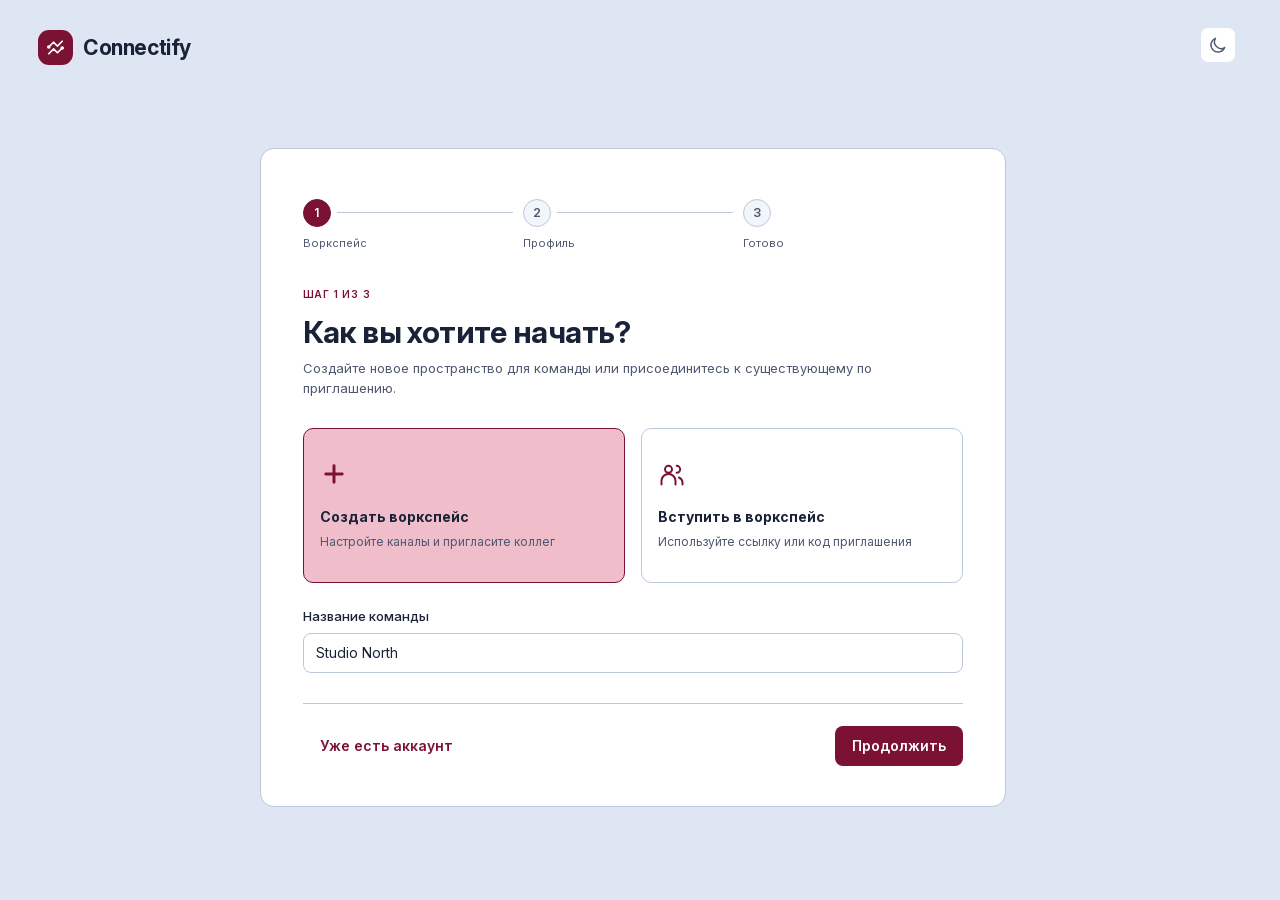
<file: onboarding.html>
<!doctype html>
<html lang="ru" data-theme="light">
  <head>
    <meta charset="UTF-8" />
    <meta name="viewport" content="width=device-width, initial-scale=1" />
    <meta
      name="description"
      content="Connectify: корпоративный мессенджер для командного общения."
    />
    <meta name="color-scheme" content="light dark" />
    <title>Начало работы | Connectify</title>
    <link rel="icon" href="img/favicon.svg" type="image/svg+xml" />
    <link
      rel="preload"
      href="fonts/InterVariable.woff2"
      as="font"
      type="font/woff2"
      crossorigin
    />
    <link rel="stylesheet" href="css/components.css" />
    <link rel="stylesheet" href="css/layout.css" />
    <link rel="stylesheet" href="css/design.css" />
    <script src="js/theme.js"></script>
    <script src="js/app.js" defer></script>
  </head>
  <body
    data-version="1"
    data-storage="connectify-artur"
    data-own="Галкин Артур"
    data-email="galkin@north.team"
    data-colleague="Илья Ковалёв"
    data-second="Мария Лебедева"
    data-default-channel="дизайн"
    data-default-workspace="Studio North"
  >
    <a class="skip-link" href="#main">Перейти к содержимому</a>
    <!-- Static page content remains available when JavaScript is disabled. -->
    <main class="onboarding-page" id="main">
      <a class="brand" href="channel.html" aria-label="Connectify на главную"
        ><span class="brand-icon"
          ><svg
            aria-hidden="true"
            focusable="false"
            preserveAspectRatio="none"
            overflow="visible"
            style="display: block"
            width="23"
            height="23"
            viewBox="0 0 23 23"
            fill="none"
            xmlns="http://www.w3.org/2000/svg"
          >
            <g>
              <path
                d="M4.79167 11.0208L9.58333 6.22917L13.4167 10.0625L18.2083 5.27083M4.79167 17.7292L9.58333 12.9375L13.4167 16.7708L18.2083 11.9792"
                stroke-width="1.7"
                stroke-linecap="round"
                stroke-linejoin="round"
                stroke="currentColor"
              />
              <path
                d="M5.75 11.0208C5.75 11.5501 5.32094 11.9792 4.79167 11.9792C4.26239 11.9792 3.83333 11.5501 3.83333 11.0208C3.83333 10.4916 4.26239 10.0625 4.79167 10.0625C5.32094 10.0625 5.75 10.4916 5.75 11.0208Z"
                stroke-width="1.7"
                stroke-linecap="round"
                stroke-linejoin="round"
                stroke="currentColor"
              />
              <path
                d="M19.1667 11.9792C19.1667 12.5084 18.7376 12.9375 18.2083 12.9375C17.6791 12.9375 17.25 12.5084 17.25 11.9792C17.25 11.4499 17.6791 11.0208 18.2083 11.0208C18.7376 11.0208 19.1667 11.4499 19.1667 11.9792Z"
                stroke-width="1.7"
                stroke-linecap="round"
                stroke-linejoin="round"
                stroke="currentColor"
              />
            </g>
          </svg> </span
        >Connectify</a
      >
      <div class="auth-tools">
        <button
          type="button"
          class="icon-btn theme-toggle"
          aria-label="Переключить тему"
          data-tooltip="Переключить тему"
          data-theme-toggle
          aria-pressed="false"
        >
          <svg
            width="20"
            height="20"
            viewBox="0 0 24 24"
            fill="none"
            stroke="currentColor"
            stroke-width="1.7"
            stroke-linecap="round"
            stroke-linejoin="round"
            aria-hidden="true"
            focusable="false"
          >
            <path d="M20 15a8 8 0 0 1-11-11 8.5 8.5 0 1 0 11 11Z" />
          </svg>
        </button>
      </div>
      <section class="onboarding-card">
        <ol class="stepper" aria-label="Шаги настройки">
          <li class="active" aria-current="step">Воркспейс</li>
          <li>Профиль</li>
          <li>Готово</li>
        </ol>
        <form data-onboarding>
          <div data-step="1">
            <p class="eyebrow">ШАГ 1 ИЗ 3</p>
            <h1>Как вы хотите начать?</h1>
            <p class="lead">
              Создайте новое пространство для команды или присоединитесь к
              существующему по приглашению.
            </p>
            <div class="workspace-choices">
              <button
                class="workspace-choice"
                type="button"
                data-workspace-choice="create"
                aria-pressed="true"
              >
                <svg
                  aria-hidden="true"
                  focusable="false"
                  preserveAspectRatio="none"
                  overflow="visible"
                  style="display: block"
                  width="16"
                  height="16"
                  viewBox="0 0 16 16"
                  fill="none"
                  xmlns="http://www.w3.org/2000/svg"
                >
                  <g>
                    <path
                      d="M8 3.33333V8M8 8V12.6667M8 8H3.33333M8 8H12.6667"
                      stroke-width="1.7"
                      stroke-linecap="round"
                      stroke-linejoin="round"
                      stroke="currentColor"
                    />
                  </g>
                </svg>
                <strong>Создать воркспейс</strong
                ><small>Настройте каналы и пригласите коллег</small></button
              ><button
                class="workspace-choice"
                type="button"
                data-workspace-choice="join"
                aria-pressed="false"
              >
                <svg
                  width="20"
                  height="20"
                  viewBox="0 0 24 24"
                  fill="none"
                  stroke="currentColor"
                  stroke-width="1.7"
                  stroke-linecap="round"
                  stroke-linejoin="round"
                  aria-hidden="true"
                  focusable="false"
                >
                  <circle cx="9" cy="8" r="3" />
                  <path
                    d="M3 21v-3a6 6 0 0 1 12 0v3M16 5a3 3 0 0 1 0 6m2 4a5 5 0 0 1 3 4v2"
                  /></svg
                ><strong>Вступить в воркспейс</strong
                ><small>Используйте ссылку или код приглашения</small>
              </button>
            </div>
            <div data-workspace-create>
              <div class="field">
                <label for="workspace-name">Название команды</label
                ><input
                  class="control"
                  id="workspace-name"
                  name="workspace-name"
                  type="text"
                  value="Studio North"
                  required
                  maxlength="50"
                />
              </div>
            </div>
            <div data-workspace-join hidden>
              <div class="field">
                <label for="invite-code">Код приглашения</label
                ><input
                  class="control"
                  id="invite-code"
                  name="invite-code"
                  type="text"
                  value=""
                  placeholder="CONNECT2026"
                />
              </div>
              <small>Демонстрационный код: CONNECT2026</small>
            </div>
          </div>
          <div data-step="2" hidden>
            <p class="eyebrow">ШАГ 2 ИЗ 3</p>
            <h1>Познакомимся?</h1>
            <p class="lead">Укажите имя, которое увидят ваши коллеги.</p>
            <div class="avatar-upload">
              <span class="avatar avatar-80" data-own-avatar>ГА</span>
              <p class="muted">Аватар можно загрузить в настройках.</p>
            </div>
            <div class="field">
              <label for="onboarding-name">Ваше имя</label
              ><input
                class="control"
                id="onboarding-name"
                name="onboarding-name"
                type="text"
                value="Галкин Артур"
                required
                maxlength="60"
                autocomplete="name"
              />
            </div>
            <div class="field">
              <label for="onboarding-role">Должность</label
              ><input
                class="control"
                id="onboarding-role"
                name="onboarding-role"
                type="text"
                value="Дизайнер продукта"
                maxlength="80"
              />
            </div>
          </div>
          <div data-step="3" hidden>
            <div class="done-art">
              <svg
                width="20"
                height="20"
                viewBox="0 0 24 24"
                fill="none"
                stroke="currentColor"
                stroke-width="1.7"
                stroke-linecap="round"
                stroke-linejoin="round"
                aria-hidden="true"
                focusable="false"
              >
                <path d="m5 12 4 4L19 6" />
              </svg>
            </div>
            <p class="eyebrow">ШАГ 3 ИЗ 3</p>
            <h1>Всё готово к работе</h1>
            <p class="lead">
              Ваша команда <strong data-workspace>Studio North</strong> уже
              ждёт. Начните с общего канала или напишите коллеге.
            </p>
          </div>
          <p class="form-error" data-onboarding-error role="alert" hidden></p>
          <div class="onboarding-actions">
            <button type="button" class="btn btn-ghost" data-step-back hidden>
              Назад</button
            ><a class="btn btn-ghost" href="login.html" data-onboarding-login
              >Уже есть аккаунт</a
            ><button class="btn" type="submit" data-step-next>
              Продолжить
            </button>
          </div>
        </form>
      </section>
    </main>
    <dialog id="recovery-dialog" class="dialog">
      <form data-recovery-form>
        <div class="dialog-title">
          <h2>Восстановить пароль</h2>
          <button
            type="button"
            class="icon-btn"
            aria-label="Закрыть окно"
            data-tooltip="Закрыть окно"
            data-dialog-close
          >
            <svg
              width="20"
              height="20"
              viewBox="0 0 24 24"
              fill="none"
              stroke="currentColor"
              stroke-width="1.7"
              stroke-linecap="round"
              stroke-linejoin="round"
              aria-hidden="true"
              focusable="false"
            >
              <path d="m6 6 12 12M18 6 6 18" />
            </svg>
          </button>
        </div>
        <p class="lead">Введите email вашего аккаунта.</p>
        <div class="field">
          <label for="recovery-email">Email</label
          ><input
            class="control"
            id="recovery-email"
            name="recovery-email"
            type="email"
            value=""
            required
            autocomplete="email"
          />
        </div>
        <p class="form-error" data-recovery-error role="alert" hidden></p>
        <p class="recovery-result" hidden>
          Это учебная версия без почтового сервера. Для входа используйте
          демонстрационные данные на странице входа.
        </p>
        <button class="btn btn-block" type="submit">Продолжить</button>
      </form>
    </dialog>
    <dialog id="channel-dialog" class="dialog">
      <form data-channel-form>
        <div class="dialog-title">
          <h2>Новый канал</h2>
          <button
            type="button"
            class="icon-btn"
            aria-label="Закрыть окно"
            data-tooltip="Закрыть окно"
            data-dialog-close
          >
            <svg
              width="20"
              height="20"
              viewBox="0 0 24 24"
              fill="none"
              stroke="currentColor"
              stroke-width="1.7"
              stroke-linecap="round"
              stroke-linejoin="round"
              aria-hidden="true"
              focusable="false"
            >
              <path d="m6 6 12 12M18 6 6 18" />
            </svg>
          </button>
        </div>
        <div class="field">
          <label for="channel-name">Название канала</label
          ><input
            class="control"
            id="channel-name"
            name="channel-name"
            type="text"
            value=""
            required
            maxlength="35"
            pattern="[А-Яа-яЁёA-Za-z0-9_-]+"
            placeholder="новый-проект"
          />
        </div>
        <small>Буквы, цифры, дефис и подчёркивание.</small
        ><button class="btn btn-block" type="submit">Создать канал</button>
      </form>
    </dialog>
    <dialog id="info-dialog" class="dialog">
      <div class="dialog-title">
        <h2>Connectify</h2>
        <button
          type="button"
          class="icon-btn"
          aria-label="Закрыть окно"
          data-tooltip="Закрыть окно"
          data-dialog-close
        >
          <svg
            width="20"
            height="20"
            viewBox="0 0 24 24"
            fill="none"
            stroke="currentColor"
            stroke-width="1.7"
            stroke-linecap="round"
            stroke-linejoin="round"
            aria-hidden="true"
            focusable="false"
          >
            <path d="m6 6 12 12M18 6 6 18" />
          </svg>
        </button>
      </div>
      <p data-info-text></p>
      <button class="btn" type="button" data-dialog-close>Понятно</button>
    </dialog>
    <div class="context-menu" data-context-menu hidden>
      <button type="button" data-context-action="copy">Скопировать текст</button
      ><button type="button" data-context-action="edit">
        Редактировать своё сообщение</button
      ><button class="danger" type="button" data-context-action="delete">
        Удалить своё сообщение
      </button>
    </div>
    <div class="toast" role="status" aria-live="polite" hidden></div>
    <noscript
      ><p class="noscript">
        Для отправки сообщений, поиска и сохранения настроек включите
        JavaScript.
      </p></noscript
    >
  </body>
</html>
</file>
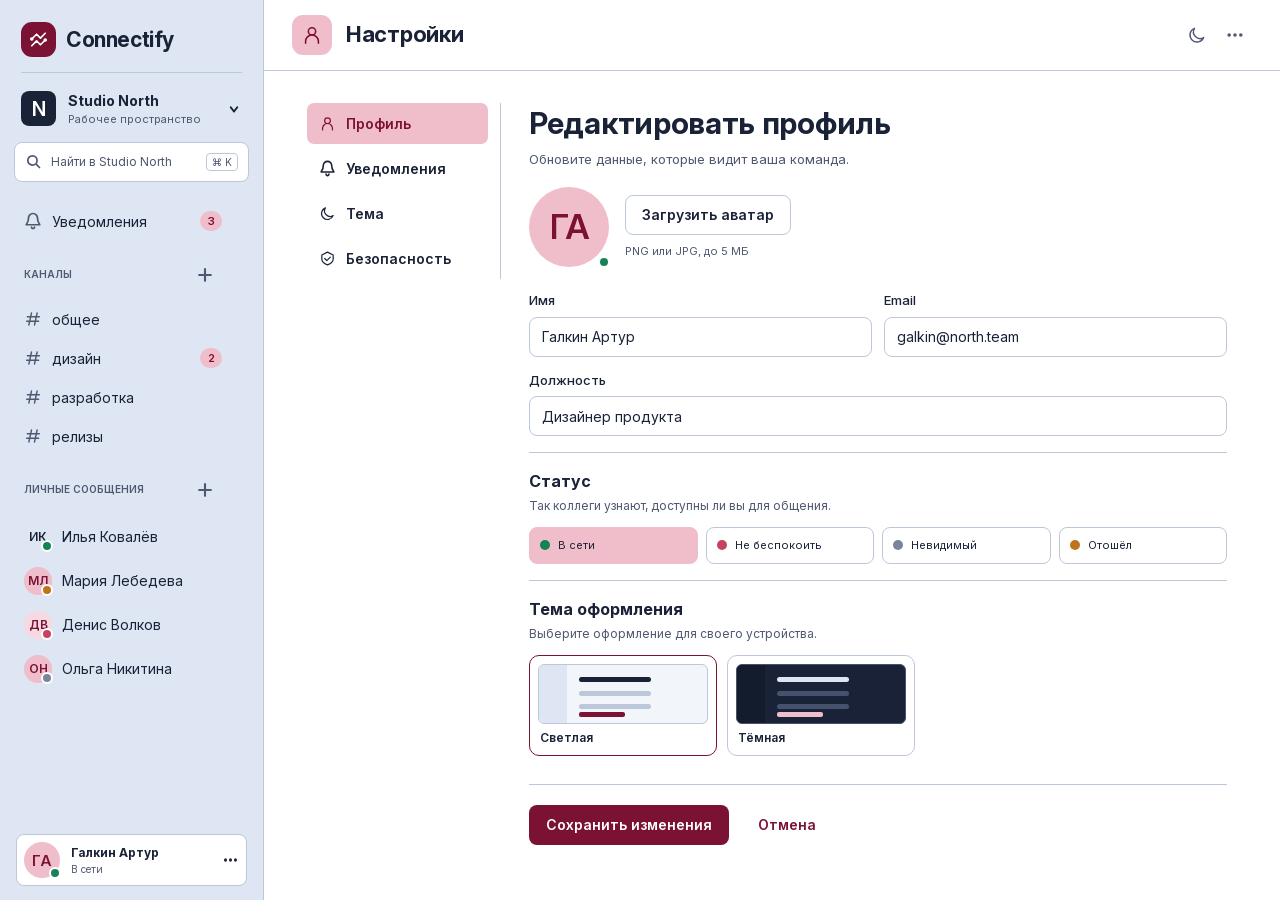
<file: profile-edit.html>
<!doctype html>
<html lang="ru" data-theme="light">
  <head>
    <meta charset="UTF-8" />
    <meta name="viewport" content="width=device-width, initial-scale=1" />
    <meta
      name="description"
      content="Connectify: корпоративный мессенджер для командного общения."
    />
    <meta name="color-scheme" content="light dark" />
    <title>Настройки профиля | Connectify</title>
    <link rel="icon" href="img/favicon.svg" type="image/svg+xml" />
    <link
      rel="preload"
      href="fonts/InterVariable.woff2"
      as="font"
      type="font/woff2"
      crossorigin
    />
    <link rel="stylesheet" href="css/components.css" />
    <link rel="stylesheet" href="css/layout.css" />
    <link rel="stylesheet" href="css/design.css" />
    <script src="js/theme.js"></script>
    <script src="js/app.js" defer></script>
  </head>
  <body
    data-version="1"
    data-storage="connectify-artur"
    data-own="Галкин Артур"
    data-email="galkin@north.team"
    data-colleague="Илья Ковалёв"
    data-second="Мария Лебедева"
    data-default-channel="дизайн"
    data-default-workspace="Studio North"
  >
    <a class="skip-link" href="#main">Перейти к содержимому</a>
    <!-- Static page content remains available when JavaScript is disabled. -->
    <div class="app" data-page="profile-edit">
      <aside class="sidebar" id="sidebar" aria-label="Рабочее пространство">
        <a class="brand" href="channel.html" aria-label="Connectify на главную"
          ><span class="brand-icon"
            ><svg
              aria-hidden="true"
              focusable="false"
              preserveAspectRatio="none"
              overflow="visible"
              style="display: block"
              width="23"
              height="23"
              viewBox="0 0 23 23"
              fill="none"
              xmlns="http://www.w3.org/2000/svg"
            >
              <g>
                <path
                  d="M4.79167 11.0208L9.58333 6.22917L13.4167 10.0625L18.2083 5.27083M4.79167 17.7292L9.58333 12.9375L13.4167 16.7708L18.2083 11.9792"
                  stroke-width="1.7"
                  stroke-linecap="round"
                  stroke-linejoin="round"
                  stroke="currentColor"
                />
                <path
                  d="M5.75 11.0208C5.75 11.5501 5.32094 11.9792 4.79167 11.9792C4.26239 11.9792 3.83333 11.5501 3.83333 11.0208C3.83333 10.4916 4.26239 10.0625 4.79167 10.0625C5.32094 10.0625 5.75 10.4916 5.75 11.0208Z"
                  stroke-width="1.7"
                  stroke-linecap="round"
                  stroke-linejoin="round"
                  stroke="currentColor"
                />
                <path
                  d="M19.1667 11.9792C19.1667 12.5084 18.7376 12.9375 18.2083 12.9375C17.6791 12.9375 17.25 12.5084 17.25 11.9792C17.25 11.4499 17.6791 11.0208 18.2083 11.0208C18.7376 11.0208 19.1667 11.4499 19.1667 11.9792Z"
                  stroke-width="1.7"
                  stroke-linecap="round"
                  stroke-linejoin="round"
                  stroke="currentColor"
                />
              </g>
            </svg> </span
          >Connectify</a
        ><button
          type="button"
          class="icon-btn sidebar-close"
          aria-label="Закрыть меню"
          data-tooltip="Закрыть меню"
          data-menu-close
        >
          <svg
            width="20"
            height="20"
            viewBox="0 0 24 24"
            fill="none"
            stroke="currentColor"
            stroke-width="1.7"
            stroke-linecap="round"
            stroke-linejoin="round"
            aria-hidden="true"
            focusable="false"
          >
            <path d="m6 6 12 12M18 6 6 18" />
          </svg>
        </button>
        <a class="workspace" href="onboarding.html"
          ><span>N</span
          ><span
            ><strong data-workspace>Studio North</strong
            ><small>Рабочее пространство</small></span
          ><svg
            aria-hidden="true"
            focusable="false"
            preserveAspectRatio="none"
            overflow="visible"
            style="display: block"
            width="16"
            height="16"
            viewBox="0 0 16 16"
            fill="none"
            xmlns="http://www.w3.org/2000/svg"
          >
            <g>
              <path
                d="M4.66667 6.66667L8 10L11.3333 6.66667"
                stroke-width="1.7"
                stroke-linecap="round"
                stroke-linejoin="round"
                stroke="currentColor"
              />
            </g>
          </svg>
        </a>
        <a class="sidebar-search" href="search.html"
          ><svg
            aria-hidden="true"
            focusable="false"
            preserveAspectRatio="none"
            overflow="visible"
            style="display: block"
            width="17"
            height="17"
            viewBox="0 0 17 17"
            fill="none"
            xmlns="http://www.w3.org/2000/svg"
          >
            <g>
              <path
                d="M12.0417 7.4375C12.0417 9.98031 9.98031 12.0417 7.4375 12.0417C4.89469 12.0417 2.83333 9.98031 2.83333 7.4375C2.83333 4.89469 4.89469 2.83333 7.4375 2.83333C9.98031 2.83333 12.0417 4.89469 12.0417 7.4375Z"
                stroke-width="1.7"
                stroke-linecap="round"
                stroke-linejoin="round"
                stroke="currentColor"
              />
              <path
                d="M11.3333 11.3333L14.5208 14.5208"
                stroke-width="1.7"
                stroke-linecap="round"
                stroke-linejoin="round"
                stroke="currentColor"
              />
            </g>
          </svg>
          <span>Найти в Studio North</span><kbd>⌘ K</kbd></a
        >
        <nav class="side-scroll" aria-label="Навигация">
          <a class="side-link" href="notifications.html"
            ><svg
              aria-hidden="true"
              focusable="false"
              preserveAspectRatio="none"
              overflow="visible"
              style="display: block"
              width="18"
              height="18"
              viewBox="0 0 18 18"
              fill="none"
              xmlns="http://www.w3.org/2000/svg"
            >
              <g>
                <path
                  d="M7.5 15C7.5 15.3978 7.65804 15.7794 7.93934 16.0607C8.22064 16.342 8.60218 16.5 9 16.5C9.39782 16.5 9.77936 16.342 10.0607 16.0607C10.342 15.7794 10.5 15.3978 10.5 15M13.5 6C13.5 4.80653 13.0259 3.66193 12.182 2.81802C11.3381 1.97411 10.1935 1.5 9 1.5C7.80653 1.5 6.66193 1.97411 5.81802 2.81802C4.97411 3.66193 4.5 4.80653 4.5 6C4.5 11.25 2.25 11.25 2.25 12.75H15.75C15.75 11.25 13.5 11.25 13.5 6Z"
                  stroke-width="1.7"
                  stroke-linecap="round"
                  stroke-linejoin="round"
                  stroke="currentColor"
                />
              </g>
            </svg>
            Уведомления<span class="badge" data-unread-count>3</span></a
          >
          <div class="nav-heading">
            КАНАЛЫ<button
              type="button"
              class="icon-btn"
              aria-label="Добавить канал"
              data-tooltip="Добавить канал"
              data-add-channel
            >
              <svg
                aria-hidden="true"
                focusable="false"
                preserveAspectRatio="none"
                overflow="visible"
                style="display: block"
                width="16"
                height="16"
                viewBox="0 0 16 16"
                fill="none"
                xmlns="http://www.w3.org/2000/svg"
              >
                <g>
                  <path
                    d="M8 3.33333V8M8 8V12.6667M8 8H3.33333M8 8H12.6667"
                    stroke-width="1.7"
                    stroke-linecap="round"
                    stroke-linejoin="round"
                    stroke="currentColor"
                  />
                </g>
              </svg>
            </button>
          </div>
          <a
            href="channel.html?channel=общее"
            class="side-link"
            data-channel="общее"
            ><svg
              aria-hidden="true"
              focusable="false"
              preserveAspectRatio="none"
              overflow="visible"
              style="display: block"
              width="22"
              height="22"
              viewBox="0 0 22 22"
              fill="none"
              xmlns="http://www.w3.org/2000/svg"
            >
              <g>
                <path
                  d="M9.16667 3.66667L8.16406 8.25M8.16406 8.25L6.96094 13.75M8.16406 8.25H4.125M8.16406 8.25H15.0391M6.96094 13.75L5.95833 18.3333M6.96094 13.75H3.20833M6.96094 13.75H13.8359M16.0417 3.66667L15.0391 8.25M15.0391 8.25L13.8359 13.75M15.0391 8.25H18.7917M13.8359 13.75L12.8333 18.3333M13.8359 13.75H17.875"
                  stroke-width="1.7"
                  stroke-linecap="round"
                  stroke-linejoin="round"
                  stroke="currentColor"
                />
              </g>
            </svg>
            <span>общее</span></a
          ><a
            href="channel.html?channel=дизайн"
            class="side-link"
            data-channel="дизайн"
            ><svg
              aria-hidden="true"
              focusable="false"
              preserveAspectRatio="none"
              overflow="visible"
              style="display: block"
              width="22"
              height="22"
              viewBox="0 0 22 22"
              fill="none"
              xmlns="http://www.w3.org/2000/svg"
            >
              <g>
                <path
                  d="M9.16667 3.66667L8.16406 8.25M8.16406 8.25L6.96094 13.75M8.16406 8.25H4.125M8.16406 8.25H15.0391M6.96094 13.75L5.95833 18.3333M6.96094 13.75H3.20833M6.96094 13.75H13.8359M16.0417 3.66667L15.0391 8.25M15.0391 8.25L13.8359 13.75M15.0391 8.25H18.7917M13.8359 13.75L12.8333 18.3333M13.8359 13.75H17.875"
                  stroke-width="1.7"
                  stroke-linecap="round"
                  stroke-linejoin="round"
                  stroke="currentColor"
                />
              </g>
            </svg>
            <span>дизайн</span><span class="badge">2</span></a
          ><a
            href="channel.html?channel=разработка"
            class="side-link"
            data-channel="разработка"
            ><svg
              aria-hidden="true"
              focusable="false"
              preserveAspectRatio="none"
              overflow="visible"
              style="display: block"
              width="22"
              height="22"
              viewBox="0 0 22 22"
              fill="none"
              xmlns="http://www.w3.org/2000/svg"
            >
              <g>
                <path
                  d="M9.16667 3.66667L8.16406 8.25M8.16406 8.25L6.96094 13.75M8.16406 8.25H4.125M8.16406 8.25H15.0391M6.96094 13.75L5.95833 18.3333M6.96094 13.75H3.20833M6.96094 13.75H13.8359M16.0417 3.66667L15.0391 8.25M15.0391 8.25L13.8359 13.75M15.0391 8.25H18.7917M13.8359 13.75L12.8333 18.3333M13.8359 13.75H17.875"
                  stroke-width="1.7"
                  stroke-linecap="round"
                  stroke-linejoin="round"
                  stroke="currentColor"
                />
              </g>
            </svg>
            <span>разработка</span></a
          ><a
            href="channel.html?channel=релизы"
            class="side-link"
            data-channel="релизы"
            ><svg
              aria-hidden="true"
              focusable="false"
              preserveAspectRatio="none"
              overflow="visible"
              style="display: block"
              width="22"
              height="22"
              viewBox="0 0 22 22"
              fill="none"
              xmlns="http://www.w3.org/2000/svg"
            >
              <g>
                <path
                  d="M9.16667 3.66667L8.16406 8.25M8.16406 8.25L6.96094 13.75M8.16406 8.25H4.125M8.16406 8.25H15.0391M6.96094 13.75L5.95833 18.3333M6.96094 13.75H3.20833M6.96094 13.75H13.8359M16.0417 3.66667L15.0391 8.25M15.0391 8.25L13.8359 13.75M15.0391 8.25H18.7917M13.8359 13.75L12.8333 18.3333M13.8359 13.75H17.875"
                  stroke-width="1.7"
                  stroke-linecap="round"
                  stroke-linejoin="round"
                  stroke="currentColor"
                />
              </g>
            </svg>
            <span>релизы</span></a
          >
          <div class="nav-heading">
            ЛИЧНЫЕ СООБЩЕНИЯ<a
              class="icon-btn"
              href="search.html?tab=people"
              aria-label="Найти коллегу"
              ><svg
                aria-hidden="true"
                focusable="false"
                preserveAspectRatio="none"
                overflow="visible"
                style="display: block"
                width="16"
                height="16"
                viewBox="0 0 16 16"
                fill="none"
                xmlns="http://www.w3.org/2000/svg"
              >
                <g>
                  <path
                    d="M8 3.33333V8M8 8V12.6667M8 8H3.33333M8 8H12.6667"
                    stroke-width="1.7"
                    stroke-linecap="round"
                    stroke-linejoin="round"
                    stroke="currentColor"
                  />
                </g>
              </svg>
            </a>
          </div>
          <a class="side-link" href="dm.html?person=0"
            ><span class="avatar avatar-28 avatar-blue"
              >ИК<i
                role="img"
                class="status status-online"
                aria-label="online"
              ></i></span
            ><span>Илья Ковалёв</span></a
          ><a class="side-link" href="dm.html?person=1"
            ><span class="avatar avatar-28 avatar-purple"
              >МЛ<i
                role="img"
                class="status status-away"
                aria-label="away"
              ></i></span
            ><span>Мария Лебедева</span></a
          ><a class="side-link" href="dm.html?person=2"
            ><span class="avatar avatar-28 avatar-orange"
              >ДВ<i
                role="img"
                class="status status-dnd"
                aria-label="dnd"
              ></i></span
            ><span>Денис Волков</span></a
          ><a class="side-link" href="dm.html?person=3"
            ><span class="avatar avatar-28 avatar-pink"
              >ОН<i
                role="img"
                class="status status-invisible"
                aria-label="invisible"
              ></i></span
            ><span>Ольга Никитина</span></a
          >
        </nav>
        <a class="side-user" href="profile-edit.html"
          ><span class="avatar avatar-36" data-own-avatar
            >ГА<i
              role="img"
              class="status status-online"
              aria-label="online"
            ></i></span
          ><span
            ><strong data-own-name>Галкин Артур</strong
            ><small data-own-status>В сети</small></span
          ><svg
            aria-hidden="true"
            focusable="false"
            preserveAspectRatio="none"
            overflow="visible"
            style="display: block"
            width="18"
            height="18"
            viewBox="0 0 18 18"
            fill="none"
            xmlns="http://www.w3.org/2000/svg"
          >
            <g>
              <path
                d="M4.5 9C4.5 9.41421 4.16421 9.75 3.75 9.75C3.33579 9.75 3 9.41421 3 9C3 8.58579 3.33579 8.25 3.75 8.25C4.16421 8.25 4.5 8.58579 4.5 9Z"
                stroke-width="1.7"
                stroke-linecap="round"
                stroke-linejoin="round"
                stroke="currentColor"
              />
              <path
                d="M9.75 9C9.75 9.41421 9.41421 9.75 9 9.75C8.58579 9.75 8.25 9.41421 8.25 9C8.25 8.58579 8.58579 8.25 9 8.25C9.41421 8.25 9.75 8.58579 9.75 9Z"
                stroke-width="1.7"
                stroke-linecap="round"
                stroke-linejoin="round"
                stroke="currentColor"
              />
              <path
                d="M15 9C15 9.41421 14.6642 9.75 14.25 9.75C13.8358 9.75 13.5 9.41421 13.5 9C13.5 8.58579 13.8358 8.25 14.25 8.25C14.6642 8.25 15 8.58579 15 9Z"
                stroke-width="1.7"
                stroke-linecap="round"
                stroke-linejoin="round"
                stroke="currentColor"
              />
            </g>
          </svg>
        </a>
      </aside>
      <button
        class="backdrop"
        type="button"
        aria-label="Закрыть меню"
        data-menu-close
      ></button>
      <main class="main" id="main">
        <header class="page-header">
          <button
            type="button"
            class="icon-btn burger"
            aria-label="Открыть меню"
            data-tooltip="Открыть меню"
            data-menu-open
            aria-controls="sidebar"
            aria-expanded="false"
          >
            <svg
              width="20"
              height="20"
              viewBox="0 0 24 24"
              fill="none"
              stroke="currentColor"
              stroke-width="1.7"
              stroke-linecap="round"
              stroke-linejoin="round"
              aria-hidden="true"
              focusable="false"
            >
              <path d="M4 6h16M4 12h16M4 18h16" />
            </svg>
          </button>
          <div class="header-tile">
            <svg
              width="20"
              height="20"
              viewBox="0 0 24 24"
              fill="none"
              stroke="currentColor"
              stroke-width="1.7"
              stroke-linecap="round"
              stroke-linejoin="round"
              aria-hidden="true"
              focusable="false"
            >
              <circle cx="12" cy="8" r="4" />
              <path d="M5 21v-2a7 7 0 0 1 14 0v2" />
            </svg>
          </div>
          <div><h1 data-page-title>Настройки</h1></div>
          <div class="header-actions">
            <button
              type="button"
              class="icon-btn theme-toggle"
              aria-label="Переключить тему"
              data-tooltip="Переключить тему"
              data-theme-toggle
              aria-pressed="false"
            >
              <svg
                width="20"
                height="20"
                viewBox="0 0 24 24"
                fill="none"
                stroke="currentColor"
                stroke-width="1.7"
                stroke-linecap="round"
                stroke-linejoin="round"
                aria-hidden="true"
                focusable="false"
              >
                <path d="M20 15a8 8 0 0 1-11-11 8.5 8.5 0 1 0 11 11Z" />
              </svg></button
            ><button
              type="button"
              class="icon-btn"
              aria-label="Действия страницы"
              data-tooltip="Действия страницы"
              data-page-actions
            >
              <svg
                aria-hidden="true"
                focusable="false"
                preserveAspectRatio="none"
                overflow="visible"
                style="display: block"
                width="18"
                height="18"
                viewBox="0 0 18 18"
                fill="none"
                xmlns="http://www.w3.org/2000/svg"
              >
                <g>
                  <path
                    d="M4.5 9C4.5 9.41421 4.16421 9.75 3.75 9.75C3.33579 9.75 3 9.41421 3 9C3 8.58579 3.33579 8.25 3.75 8.25C4.16421 8.25 4.5 8.58579 4.5 9Z"
                    stroke-width="1.7"
                    stroke-linecap="round"
                    stroke-linejoin="round"
                    stroke="currentColor"
                  />
                  <path
                    d="M9.75 9C9.75 9.41421 9.41421 9.75 9 9.75C8.58579 9.75 8.25 9.41421 8.25 9C8.25 8.58579 8.58579 8.25 9 8.25C9.41421 8.25 9.75 8.58579 9.75 9Z"
                    stroke-width="1.7"
                    stroke-linecap="round"
                    stroke-linejoin="round"
                    stroke="currentColor"
                  />
                  <path
                    d="M15 9C15 9.41421 14.6642 9.75 14.25 9.75C13.8358 9.75 13.5 9.41421 13.5 9C13.5 8.58579 13.8358 8.25 14.25 8.25C14.6642 8.25 15 8.58579 15 9Z"
                    stroke-width="1.7"
                    stroke-linecap="round"
                    stroke-linejoin="round"
                    stroke="currentColor"
                  />
                </g>
              </svg>
            </button>
          </div>
        </header>
        <div class="page-body">
          <div class="settings">
            <nav class="settings-nav" role="tablist" aria-label="Настройки">
              <button
                id="tab-profile"
                type="button"
                role="tab"
                aria-controls="panel-profile"
                aria-selected="true"
                data-settings-tab="profile"
              >
                <svg
                  width="20"
                  height="20"
                  viewBox="0 0 24 24"
                  fill="none"
                  stroke="currentColor"
                  stroke-width="1.7"
                  stroke-linecap="round"
                  stroke-linejoin="round"
                  aria-hidden="true"
                  focusable="false"
                >
                  <circle cx="12" cy="8" r="4" />
                  <path d="M5 21v-2a7 7 0 0 1 14 0v2" /></svg
                >Профиль</button
              ><button
                id="tab-notifications"
                type="button"
                role="tab"
                aria-controls="panel-notifications"
                aria-selected="false"
                data-settings-tab="notifications"
              >
                <svg
                  aria-hidden="true"
                  focusable="false"
                  preserveAspectRatio="none"
                  overflow="visible"
                  style="display: block"
                  width="18"
                  height="18"
                  viewBox="0 0 18 18"
                  fill="none"
                  xmlns="http://www.w3.org/2000/svg"
                >
                  <g>
                    <path
                      d="M7.5 15C7.5 15.3978 7.65804 15.7794 7.93934 16.0607C8.22064 16.342 8.60218 16.5 9 16.5C9.39782 16.5 9.77936 16.342 10.0607 16.0607C10.342 15.7794 10.5 15.3978 10.5 15M13.5 6C13.5 4.80653 13.0259 3.66193 12.182 2.81802C11.3381 1.97411 10.1935 1.5 9 1.5C7.80653 1.5 6.66193 1.97411 5.81802 2.81802C4.97411 3.66193 4.5 4.80653 4.5 6C4.5 11.25 2.25 11.25 2.25 12.75H15.75C15.75 11.25 13.5 11.25 13.5 6Z"
                      stroke-width="1.7"
                      stroke-linecap="round"
                      stroke-linejoin="round"
                      stroke="currentColor"
                    />
                  </g>
                </svg>
                Уведомления</button
              ><button
                id="tab-theme"
                type="button"
                role="tab"
                aria-controls="panel-theme"
                aria-selected="false"
                data-settings-tab="theme"
              >
                <svg
                  width="20"
                  height="20"
                  viewBox="0 0 24 24"
                  fill="none"
                  stroke="currentColor"
                  stroke-width="1.7"
                  stroke-linecap="round"
                  stroke-linejoin="round"
                  aria-hidden="true"
                  focusable="false"
                >
                  <path d="M20 15a8 8 0 0 1-11-11 8.5 8.5 0 1 0 11 11Z" /></svg
                >Тема</button
              ><button
                id="tab-security"
                type="button"
                role="tab"
                aria-controls="panel-security"
                aria-selected="false"
                data-settings-tab="security"
              >
                <svg
                  width="20"
                  height="20"
                  viewBox="0 0 24 24"
                  fill="none"
                  stroke="currentColor"
                  stroke-width="1.7"
                  stroke-linecap="round"
                  stroke-linejoin="round"
                  aria-hidden="true"
                  focusable="false"
                >
                  <path d="m12 3 8 4v6c0 5-8 8-8 8s-8-3-8-8V7l8-4Z" />
                  <path d="m8 12 3 3 5-5" /></svg
                >Безопасность
              </button>
            </nav>
            <div class="settings-form">
              <section
                id="panel-profile"
                role="tabpanel"
                aria-labelledby="tab-profile"
                data-settings-panel="profile"
              >
                <h2>Редактировать профиль</h2>
                <p class="lead">Обновите данные, которые видит ваша команда.</p>
                <form data-profile-form>
                  <div class="avatar-upload">
                    <span class="avatar avatar-80" data-own-avatar
                      >ГА<i
                        role="img"
                        class="status status-online"
                        aria-label="online"
                      ></i
                    ></span>
                    <div>
                      <label class="btn btn-secondary" for="avatar-file"
                        >Загрузить аватар</label
                      ><input
                        id="avatar-file"
                        type="file"
                        accept="image/png,image/jpeg,image/webp"
                        hidden
                      /><small>PNG или JPG, до 5 МБ</small>
                    </div>
                  </div>
                  <div class="form-stack">
                    <div class="field-row">
                      <div class="field">
                        <label for="name">Имя</label
                        ><input
                          class="control"
                          id="name"
                          name="name"
                          type="text"
                          value="Галкин Артур"
                          required
                          maxlength="60"
                          autocomplete="name"
                        />
                      </div>
                      <div class="field">
                        <label for="email">Email</label
                        ><input
                          class="control"
                          id="email"
                          name="email"
                          type="email"
                          value="galkin@north.team"
                          required
                          autocomplete="email"
                        />
                      </div>
                    </div>
                    <div class="field">
                      <label for="position">Должность</label
                      ><input
                        class="control"
                        id="position"
                        name="position"
                        type="text"
                        value="Дизайнер продукта"
                        maxlength="80"
                      />
                    </div>
                  </div>
                  <div class="settings-section">
                    <h3>Статус</h3>
                    <p>Так коллеги узнают, доступны ли вы для общения.</p>
                    <div class="status-grid">
                      <label class="status-choice"
                        ><input
                          type="radio"
                          name="status"
                          value="online"
                          checked
                        /><span>В сети</span></label
                      ><label class="status-choice"
                        ><input type="radio" name="status" value="dnd" /><span
                          >Не беспокоить</span
                        ></label
                      ><label class="status-choice"
                        ><input
                          type="radio"
                          name="status"
                          value="invisible"
                        /><span>Невидимый</span></label
                      ><label class="status-choice"
                        ><input type="radio" name="status" value="away" /><span
                          >Отошёл</span
                        ></label
                      >
                    </div>
                  </div>
                  <div class="settings-section">
                    <h3>Тема оформления</h3>
                    <p>Выберите оформление для своего устройства.</p>
                    <div class="theme-options">
                      <button
                        type="button"
                        class="theme-card"
                        data-theme-choice="light"
                        aria-pressed="true"
                      >
                        <span class="theme-preview" aria-hidden="true"
                          ><i></i></span
                        ><span>Светлая</span></button
                      ><button
                        type="button"
                        class="theme-card"
                        data-theme-choice="dark"
                        aria-pressed="false"
                      >
                        <span
                          class="theme-preview theme-preview-dark"
                          aria-hidden="true"
                          ><i></i></span
                        ><span>Тёмная</span>
                      </button>
                    </div>
                  </div>
                  <div class="form-actions">
                    <button class="btn" type="submit">
                      Сохранить изменения</button
                    ><button class="btn btn-ghost" type="reset">Отмена</button>
                  </div>
                </form>
              </section>
              <section
                id="panel-notifications"
                role="tabpanel"
                aria-labelledby="tab-notifications"
                data-settings-panel="notifications"
                hidden
              >
                <h2>Уведомления</h2>
                <p class="lead">Выберите, какие события вас интересуют.</p>
                <label class="setting-row"
                  ><span
                    ><strong>Упоминания</strong
                    ><small>Когда коллеги упоминают вас через @.</small></span
                  ><input
                    class="toggle"
                    type="checkbox"
                    data-preference="mentions"
                    aria-label="Упоминания"
                    checked /></label
                ><label class="setting-row"
                  ><span
                    ><strong>Личные сообщения</strong
                    ><small>Новые сообщения от коллег.</small></span
                  ><input
                    class="toggle"
                    type="checkbox"
                    data-preference="messages"
                    aria-label="Личные сообщения"
                    checked /></label
                ><label class="setting-row"
                  ><span
                    ><strong>Звук уведомлений</strong
                    ><small>Звуковой сигнал о новых сообщениях.</small></span
                  ><input
                    class="toggle"
                    type="checkbox"
                    data-preference="sound"
                    aria-label="Звук уведомлений"
                    checked
                /></label>
              </section>
              <section
                id="panel-theme"
                role="tabpanel"
                aria-labelledby="tab-theme"
                data-settings-panel="theme"
                hidden
              >
                <h2>Тема оформления</h2>
                <p class="lead">Настройка сохранится в этом браузере.</p>
                <div class="theme-options">
                  <button
                    type="button"
                    class="theme-card"
                    data-theme-choice="light"
                    aria-pressed="true"
                  >
                    <span class="theme-preview" aria-hidden="true"><i></i></span
                    ><span>Светлая</span></button
                  ><button
                    type="button"
                    class="theme-card"
                    data-theme-choice="dark"
                    aria-pressed="false"
                  >
                    <span
                      class="theme-preview theme-preview-dark"
                      aria-hidden="true"
                      ><i></i></span
                    ><span>Тёмная</span>
                  </button>
                </div>
              </section>
              <section
                id="panel-security"
                role="tabpanel"
                aria-labelledby="tab-security"
                data-settings-panel="security"
                hidden
              >
                <h2>Безопасность</h2>
                <p class="lead">
                  Обновите пароль для демонстрационного аккаунта.
                </p>
                <form class="form-stack" data-security-form>
                  <div class="field">
                    <label for="current-password">Текущий пароль</label
                    ><span class="input-wrap"
                      ><input
                        class="control"
                        id="current-password"
                        name="current-password"
                        type="password"
                        value=""
                        required
                        autocomplete="current-password" /><button
                        type="button"
                        class="icon-btn"
                        aria-label="Показать пароль"
                        data-tooltip="Показать пароль"
                        data-password="current-password"
                        aria-pressed="false"
                      >
                        <svg
                          aria-hidden="true"
                          focusable="false"
                          preserveAspectRatio="none"
                          overflow="visible"
                          style="display: block"
                          width="18"
                          height="18"
                          viewBox="0 0 18 18"
                          fill="none"
                          xmlns="http://www.w3.org/2000/svg"
                        >
                          <g>
                            <path
                              d="M1.5 9C1.5 9 4.35 4.5 9 4.5C13.65 4.5 16.5 9 16.5 9C16.5 9 13.65 13.5 9 13.5C4.35 13.5 1.5 9 1.5 9Z"
                              stroke-width="1.7"
                              stroke-linecap="round"
                              stroke-linejoin="round"
                              stroke="currentColor"
                            />
                            <path
                              d="M10.875 9C10.875 10.0355 10.0355 10.875 9 10.875C7.96447 10.875 7.125 10.0355 7.125 9C7.125 7.96447 7.96447 7.125 9 7.125C10.0355 7.125 10.875 7.96447 10.875 9Z"
                              stroke-width="1.7"
                              stroke-linecap="round"
                              stroke-linejoin="round"
                              stroke="currentColor"
                            />
                          </g>
                        </svg></button
                    ></span>
                  </div>
                  <div class="field">
                    <label for="new-password">Новый пароль</label
                    ><span class="input-wrap"
                      ><input
                        class="control"
                        id="new-password"
                        name="new-password"
                        type="password"
                        value=""
                        required
                        minlength="8"
                        autocomplete="new-password" /><button
                        type="button"
                        class="icon-btn"
                        aria-label="Показать пароль"
                        data-tooltip="Показать пароль"
                        data-password="new-password"
                        aria-pressed="false"
                      >
                        <svg
                          aria-hidden="true"
                          focusable="false"
                          preserveAspectRatio="none"
                          overflow="visible"
                          style="display: block"
                          width="18"
                          height="18"
                          viewBox="0 0 18 18"
                          fill="none"
                          xmlns="http://www.w3.org/2000/svg"
                        >
                          <g>
                            <path
                              d="M1.5 9C1.5 9 4.35 4.5 9 4.5C13.65 4.5 16.5 9 16.5 9C16.5 9 13.65 13.5 9 13.5C4.35 13.5 1.5 9 1.5 9Z"
                              stroke-width="1.7"
                              stroke-linecap="round"
                              stroke-linejoin="round"
                              stroke="currentColor"
                            />
                            <path
                              d="M10.875 9C10.875 10.0355 10.0355 10.875 9 10.875C7.96447 10.875 7.125 10.0355 7.125 9C7.125 7.96447 7.96447 7.125 9 7.125C10.0355 7.125 10.875 7.96447 10.875 9Z"
                              stroke-width="1.7"
                              stroke-linecap="round"
                              stroke-linejoin="round"
                              stroke="currentColor"
                            />
                          </g>
                        </svg></button
                    ></span>
                  </div>
                  <div class="field">
                    <label for="confirm-new">Повторите новый пароль</label
                    ><span class="input-wrap"
                      ><input
                        class="control"
                        id="confirm-new"
                        name="confirm-new"
                        type="password"
                        value=""
                        required
                        autocomplete="new-password" /><button
                        type="button"
                        class="icon-btn"
                        aria-label="Показать пароль"
                        data-tooltip="Показать пароль"
                        data-password="confirm-new"
                        aria-pressed="false"
                      >
                        <svg
                          aria-hidden="true"
                          focusable="false"
                          preserveAspectRatio="none"
                          overflow="visible"
                          style="display: block"
                          width="18"
                          height="18"
                          viewBox="0 0 18 18"
                          fill="none"
                          xmlns="http://www.w3.org/2000/svg"
                        >
                          <g>
                            <path
                              d="M1.5 9C1.5 9 4.35 4.5 9 4.5C13.65 4.5 16.5 9 16.5 9C16.5 9 13.65 13.5 9 13.5C4.35 13.5 1.5 9 1.5 9Z"
                              stroke-width="1.7"
                              stroke-linecap="round"
                              stroke-linejoin="round"
                              stroke="currentColor"
                            />
                            <path
                              d="M10.875 9C10.875 10.0355 10.0355 10.875 9 10.875C7.96447 10.875 7.125 10.0355 7.125 9C7.125 7.96447 7.96447 7.125 9 7.125C10.0355 7.125 10.875 7.96447 10.875 9Z"
                              stroke-width="1.7"
                              stroke-linecap="round"
                              stroke-linejoin="round"
                              stroke="currentColor"
                            />
                          </g>
                        </svg></button
                    ></span>
                  </div>
                  <p
                    class="form-error"
                    data-security-error
                    hidden
                    role="alert"
                  ></p>
                  <div>
                    <button class="btn" type="submit">Изменить пароль</button>
                  </div>
                </form>
                <div class="settings-section">
                  <h3>Текущий сеанс</h3>
                  <p>Демонстрационная версия в этом браузере.</p>
                  <a class="btn btn-danger" href="login.html" data-logout
                    >Выйти из аккаунта</a
                  >
                </div>
              </section>
            </div>
          </div>
        </div>
      </main>
      <nav class="mobile-tabs" aria-label="Основные разделы">
        <a href="channel.html" class=""
          ><svg
            aria-hidden="true"
            focusable="false"
            preserveAspectRatio="none"
            overflow="visible"
            style="display: block"
            width="22"
            height="22"
            viewBox="0 0 22 22"
            fill="none"
            xmlns="http://www.w3.org/2000/svg"
          >
            <g>
              <path
                d="M9.16667 3.66667L8.16406 8.25M8.16406 8.25L6.96094 13.75M8.16406 8.25H4.125M8.16406 8.25H15.0391M6.96094 13.75L5.95833 18.3333M6.96094 13.75H3.20833M6.96094 13.75H13.8359M16.0417 3.66667L15.0391 8.25M15.0391 8.25L13.8359 13.75M15.0391 8.25H18.7917M13.8359 13.75L12.8333 18.3333M13.8359 13.75H17.875"
                stroke-width="1.7"
                stroke-linecap="round"
                stroke-linejoin="round"
                stroke="currentColor"
              />
            </g>
          </svg>
          <span>Каналы</span></a
        ><a href="dm.html" class=""
          ><svg
            aria-hidden="true"
            focusable="false"
            preserveAspectRatio="none"
            overflow="visible"
            style="display: block"
            width="15"
            height="15"
            viewBox="0 0 15 15"
            fill="none"
            xmlns="http://www.w3.org/2000/svg"
          >
            <g>
              <path
                d="M12.5 7.1875C12.5 8.51358 11.9732 9.78535 11.0355 10.723C10.0979 11.6607 8.82608 12.1875 7.5 12.1875C6.72245 12.1875 5.95437 12.0168 5.25 11.6875L2.5 12.5L3.3125 9.875C2.88616 9.22146 2.6187 8.47721 2.53151 7.70179C2.44432 6.92637 2.53983 6.14131 2.81039 5.40942C3.08095 4.67752 3.51906 4.01911 4.08966 3.48685C4.66026 2.9546 5.34751 2.56329 6.09644 2.34421C6.84536 2.12514 7.63516 2.08439 8.40265 2.22523C9.17014 2.36607 9.89402 2.68458 10.5164 3.15529C11.1387 3.62599 11.6422 4.23583 11.9867 4.93599C12.3311 5.63616 12.5069 6.40723 12.5 7.1875Z"
                stroke-width="1.7"
                stroke-linecap="round"
                stroke-linejoin="round"
                stroke="currentColor"
              />
              <path
                d="M5.625 7.1875H9.375"
                stroke-width="1.7"
                stroke-linecap="round"
                stroke-linejoin="round"
                stroke="currentColor"
              />
            </g>
          </svg>
          <span>Сообщения</span></a
        ><a href="search.html" class=""
          ><svg
            aria-hidden="true"
            focusable="false"
            preserveAspectRatio="none"
            overflow="visible"
            style="display: block"
            width="17"
            height="17"
            viewBox="0 0 17 17"
            fill="none"
            xmlns="http://www.w3.org/2000/svg"
          >
            <g>
              <path
                d="M12.0417 7.4375C12.0417 9.98031 9.98031 12.0417 7.4375 12.0417C4.89469 12.0417 2.83333 9.98031 2.83333 7.4375C2.83333 4.89469 4.89469 2.83333 7.4375 2.83333C9.98031 2.83333 12.0417 4.89469 12.0417 7.4375Z"
                stroke-width="1.7"
                stroke-linecap="round"
                stroke-linejoin="round"
                stroke="currentColor"
              />
              <path
                d="M11.3333 11.3333L14.5208 14.5208"
                stroke-width="1.7"
                stroke-linecap="round"
                stroke-linejoin="round"
                stroke="currentColor"
              />
            </g>
          </svg>
          <span>Поиск</span></a
        ><a href="notifications.html" class=""
          ><svg
            aria-hidden="true"
            focusable="false"
            preserveAspectRatio="none"
            overflow="visible"
            style="display: block"
            width="18"
            height="18"
            viewBox="0 0 18 18"
            fill="none"
            xmlns="http://www.w3.org/2000/svg"
          >
            <g>
              <path
                d="M7.5 15C7.5 15.3978 7.65804 15.7794 7.93934 16.0607C8.22064 16.342 8.60218 16.5 9 16.5C9.39782 16.5 9.77936 16.342 10.0607 16.0607C10.342 15.7794 10.5 15.3978 10.5 15M13.5 6C13.5 4.80653 13.0259 3.66193 12.182 2.81802C11.3381 1.97411 10.1935 1.5 9 1.5C7.80653 1.5 6.66193 1.97411 5.81802 2.81802C4.97411 3.66193 4.5 4.80653 4.5 6C4.5 11.25 2.25 11.25 2.25 12.75H15.75C15.75 11.25 13.5 11.25 13.5 6Z"
                stroke-width="1.7"
                stroke-linecap="round"
                stroke-linejoin="round"
                stroke="currentColor"
              />
            </g>
          </svg>
          <span>Активность</span></a
        ><a href="profile-edit.html" class="active" aria-current="page"
          ><svg
            width="20"
            height="20"
            viewBox="0 0 24 24"
            fill="none"
            stroke="currentColor"
            stroke-width="1.7"
            stroke-linecap="round"
            stroke-linejoin="round"
            aria-hidden="true"
            focusable="false"
          >
            <circle cx="12" cy="8" r="4" />
            <path d="M5 21v-2a7 7 0 0 1 14 0v2" /></svg
          ><span>Профиль</span></a
        >
      </nav>
    </div>
    <dialog id="recovery-dialog" class="dialog">
      <form data-recovery-form>
        <div class="dialog-title">
          <h2>Восстановить пароль</h2>
          <button
            type="button"
            class="icon-btn"
            aria-label="Закрыть окно"
            data-tooltip="Закрыть окно"
            data-dialog-close
          >
            <svg
              width="20"
              height="20"
              viewBox="0 0 24 24"
              fill="none"
              stroke="currentColor"
              stroke-width="1.7"
              stroke-linecap="round"
              stroke-linejoin="round"
              aria-hidden="true"
              focusable="false"
            >
              <path d="m6 6 12 12M18 6 6 18" />
            </svg>
          </button>
        </div>
        <p class="lead">Введите email вашего аккаунта.</p>
        <div class="field">
          <label for="recovery-email">Email</label
          ><input
            class="control"
            id="recovery-email"
            name="recovery-email"
            type="email"
            value=""
            required
            autocomplete="email"
          />
        </div>
        <p class="form-error" data-recovery-error role="alert" hidden></p>
        <p class="recovery-result" hidden>
          Это учебная версия без почтового сервера. Для входа используйте
          демонстрационные данные на странице входа.
        </p>
        <button class="btn btn-block" type="submit">Продолжить</button>
      </form>
    </dialog>
    <dialog id="channel-dialog" class="dialog">
      <form data-channel-form>
        <div class="dialog-title">
          <h2>Новый канал</h2>
          <button
            type="button"
            class="icon-btn"
            aria-label="Закрыть окно"
            data-tooltip="Закрыть окно"
            data-dialog-close
          >
            <svg
              width="20"
              height="20"
              viewBox="0 0 24 24"
              fill="none"
              stroke="currentColor"
              stroke-width="1.7"
              stroke-linecap="round"
              stroke-linejoin="round"
              aria-hidden="true"
              focusable="false"
            >
              <path d="m6 6 12 12M18 6 6 18" />
            </svg>
          </button>
        </div>
        <div class="field">
          <label for="channel-name">Название канала</label
          ><input
            class="control"
            id="channel-name"
            name="channel-name"
            type="text"
            value=""
            required
            maxlength="35"
            pattern="[А-Яа-яЁёA-Za-z0-9_-]+"
            placeholder="новый-проект"
          />
        </div>
        <small>Буквы, цифры, дефис и подчёркивание.</small
        ><button class="btn btn-block" type="submit">Создать канал</button>
      </form>
    </dialog>
    <dialog id="info-dialog" class="dialog">
      <div class="dialog-title">
        <h2>Connectify</h2>
        <button
          type="button"
          class="icon-btn"
          aria-label="Закрыть окно"
          data-tooltip="Закрыть окно"
          data-dialog-close
        >
          <svg
            width="20"
            height="20"
            viewBox="0 0 24 24"
            fill="none"
            stroke="currentColor"
            stroke-width="1.7"
            stroke-linecap="round"
            stroke-linejoin="round"
            aria-hidden="true"
            focusable="false"
          >
            <path d="m6 6 12 12M18 6 6 18" />
          </svg>
        </button>
      </div>
      <p data-info-text></p>
      <button class="btn" type="button" data-dialog-close>Понятно</button>
    </dialog>
    <div class="context-menu" data-context-menu hidden>
      <button type="button" data-context-action="copy">Скопировать текст</button
      ><button type="button" data-context-action="edit">
        Редактировать своё сообщение</button
      ><button class="danger" type="button" data-context-action="delete">
        Удалить своё сообщение
      </button>
    </div>
    <div class="toast" role="status" aria-live="polite" hidden></div>
    <noscript
      ><p class="noscript">
        Для отправки сообщений, поиска и сохранения настроек включите
        JavaScript.
      </p></noscript
    >
  </body>
</html>
</file>
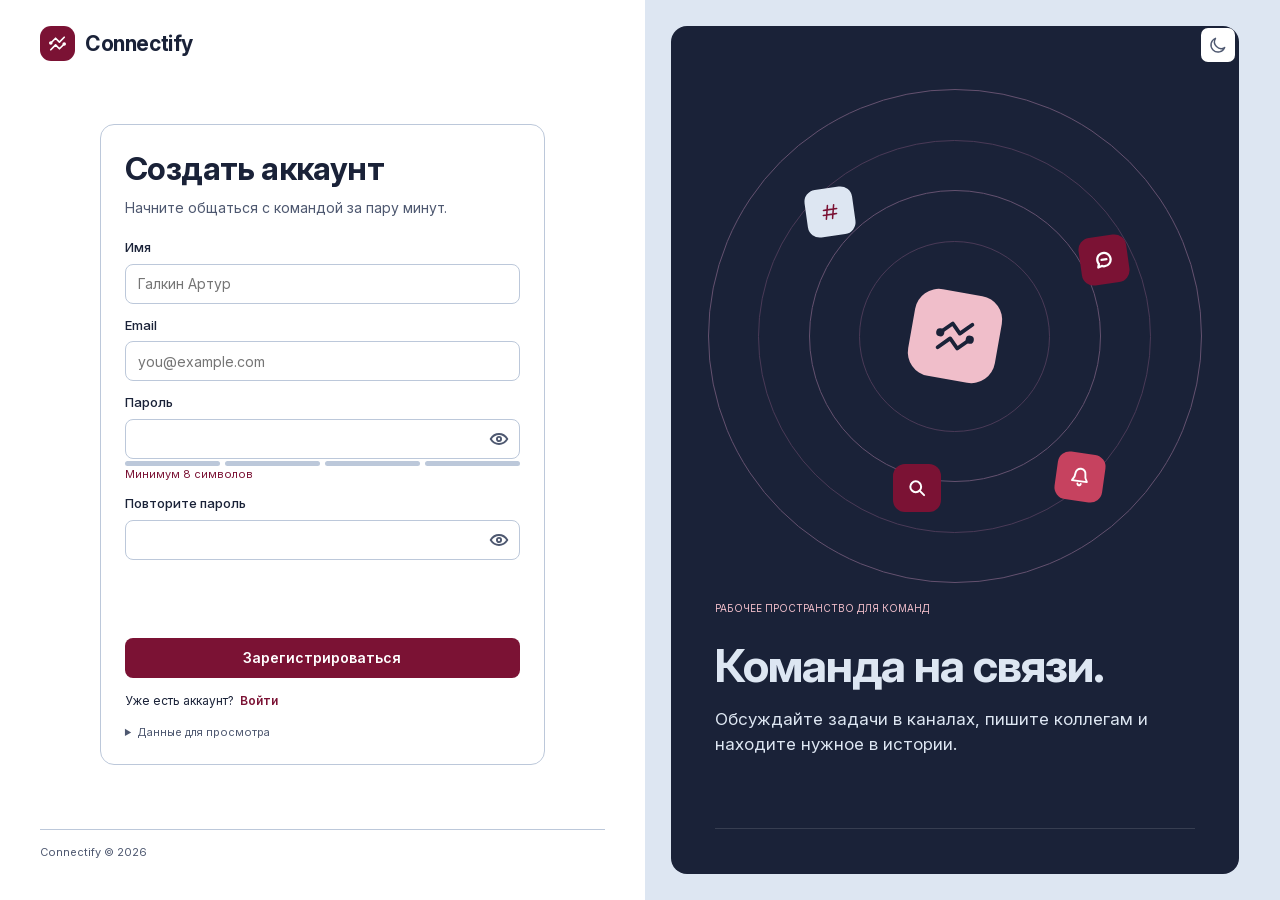
<file: register.html>
<!doctype html>
<html lang="ru" data-theme="light">
  <head>
    <meta charset="UTF-8" />
    <meta name="viewport" content="width=device-width, initial-scale=1" />
    <meta
      name="description"
      content="Connectify: корпоративный мессенджер для командного общения."
    />
    <meta name="color-scheme" content="light dark" />
    <title>Регистрация | Connectify</title>
    <link rel="icon" href="img/favicon.svg" type="image/svg+xml" />
    <link
      rel="preload"
      href="fonts/InterVariable.woff2"
      as="font"
      type="font/woff2"
      crossorigin
    />
    <link rel="stylesheet" href="css/components.css" />
    <link rel="stylesheet" href="css/layout.css" />
    <link rel="stylesheet" href="css/design.css" />
    <script src="js/theme.js"></script>
    <script src="js/app.js" defer></script>
  </head>
  <body
    data-version="1"
    data-storage="connectify-artur"
    data-own="Галкин Артур"
    data-email="galkin@north.team"
    data-colleague="Илья Ковалёв"
    data-second="Мария Лебедева"
    data-default-channel="дизайн"
    data-default-workspace="Studio North"
  >
    <a class="skip-link" href="#main">Перейти к содержимому</a>
    <!-- Static page content remains available when JavaScript is disabled. -->
    <main class="auth-page" id="main">
      <div class="auth-tools">
        <button
          type="button"
          class="icon-btn theme-toggle"
          aria-label="Переключить тему"
          data-tooltip="Переключить тему"
          data-theme-toggle
          aria-pressed="false"
        >
          <svg
            width="20"
            height="20"
            viewBox="0 0 24 24"
            fill="none"
            stroke="currentColor"
            stroke-width="1.7"
            stroke-linecap="round"
            stroke-linejoin="round"
            aria-hidden="true"
            focusable="false"
          >
            <path d="M20 15a8 8 0 0 1-11-11 8.5 8.5 0 1 0 11 11Z" />
          </svg>
        </button>
      </div>
      <section class="auth-left">
        <a class="brand" href="channel.html" aria-label="Connectify на главную"
          ><span class="brand-icon"
            ><svg
              aria-hidden="true"
              focusable="false"
              preserveAspectRatio="none"
              overflow="visible"
              style="display: block"
              width="23"
              height="23"
              viewBox="0 0 23 23"
              fill="none"
              xmlns="http://www.w3.org/2000/svg"
            >
              <g>
                <path
                  d="M4.79167 11.0208L9.58333 6.22917L13.4167 10.0625L18.2083 5.27083M4.79167 17.7292L9.58333 12.9375L13.4167 16.7708L18.2083 11.9792"
                  stroke-width="1.7"
                  stroke-linecap="round"
                  stroke-linejoin="round"
                  stroke="currentColor"
                />
                <path
                  d="M5.75 11.0208C5.75 11.5501 5.32094 11.9792 4.79167 11.9792C4.26239 11.9792 3.83333 11.5501 3.83333 11.0208C3.83333 10.4916 4.26239 10.0625 4.79167 10.0625C5.32094 10.0625 5.75 10.4916 5.75 11.0208Z"
                  stroke-width="1.7"
                  stroke-linecap="round"
                  stroke-linejoin="round"
                  stroke="currentColor"
                />
                <path
                  d="M19.1667 11.9792C19.1667 12.5084 18.7376 12.9375 18.2083 12.9375C17.6791 12.9375 17.25 12.5084 17.25 11.9792C17.25 11.4499 17.6791 11.0208 18.2083 11.0208C18.7376 11.0208 19.1667 11.4499 19.1667 11.9792Z"
                  stroke-width="1.7"
                  stroke-linecap="round"
                  stroke-linejoin="round"
                  stroke="currentColor"
                />
              </g>
            </svg> </span
          >Connectify</a
        >
        <div class="auth-card">
          <h1>Создать аккаунт</h1>
          <p class="lead">Начните общаться с командой за пару минут.</p>
          <form class="form-stack" data-auth-form="register" novalidate>
            <div class="field">
              <label for="auth-name">Имя</label
              ><input
                class="control"
                id="auth-name"
                name="auth-name"
                type="text"
                value=""
                required
                autocomplete="name"
                placeholder="Галкин Артур"
                maxlength="60"
              />
            </div>
            <div class="field">
              <label for="auth-email">Email</label
              ><input
                class="control"
                id="auth-email"
                name="auth-email"
                type="email"
                value=""
                required
                autocomplete="email"
                placeholder="you@example.com"
              />
            </div>
            <div class="field">
              <label for="auth-password">Пароль</label
              ><span class="input-wrap"
                ><input
                  class="control"
                  id="auth-password"
                  name="auth-password"
                  type="password"
                  value=""
                  required
                  autocomplete="new-password"
                  minlength="8" /><button
                  type="button"
                  class="icon-btn"
                  aria-label="Показать пароль"
                  data-tooltip="Показать пароль"
                  data-password="auth-password"
                  aria-pressed="false"
                >
                  <svg
                    aria-hidden="true"
                    focusable="false"
                    preserveAspectRatio="none"
                    overflow="visible"
                    style="display: block"
                    width="18"
                    height="18"
                    viewBox="0 0 18 18"
                    fill="none"
                    xmlns="http://www.w3.org/2000/svg"
                  >
                    <g>
                      <path
                        d="M1.5 9C1.5 9 4.35 4.5 9 4.5C13.65 4.5 16.5 9 16.5 9C16.5 9 13.65 13.5 9 13.5C4.35 13.5 1.5 9 1.5 9Z"
                        stroke-width="1.7"
                        stroke-linecap="round"
                        stroke-linejoin="round"
                        stroke="currentColor"
                      />
                      <path
                        d="M10.875 9C10.875 10.0355 10.0355 10.875 9 10.875C7.96447 10.875 7.125 10.0355 7.125 9C7.125 7.96447 7.96447 7.125 9 7.125C10.0355 7.125 10.875 7.96447 10.875 9Z"
                        stroke-width="1.7"
                        stroke-linecap="round"
                        stroke-linejoin="round"
                        stroke="currentColor"
                      />
                    </g>
                  </svg></button
              ></span>
            </div>
            <div
              role="group"
              class="password-strength"
              data-strength
              data-score="0"
              aria-label="Сложность пароля"
            >
              <span></span><span></span><span></span><span></span>
            </div>
            <p class="strength-label" data-strength-label aria-live="polite">
              Минимум 8 символов
            </p>
            <div class="field">
              <label for="auth-confirm">Повторите пароль</label
              ><span class="input-wrap"
                ><input
                  class="control"
                  id="auth-confirm"
                  name="auth-confirm"
                  type="password"
                  value=""
                  required
                  autocomplete="new-password" /><button
                  type="button"
                  class="icon-btn"
                  aria-label="Показать пароль"
                  data-tooltip="Показать пароль"
                  data-password="auth-confirm"
                  aria-pressed="false"
                >
                  <svg
                    aria-hidden="true"
                    focusable="false"
                    preserveAspectRatio="none"
                    overflow="visible"
                    style="display: block"
                    width="18"
                    height="18"
                    viewBox="0 0 18 18"
                    fill="none"
                    xmlns="http://www.w3.org/2000/svg"
                  >
                    <g>
                      <path
                        d="M1.5 9C1.5 9 4.35 4.5 9 4.5C13.65 4.5 16.5 9 16.5 9C16.5 9 13.65 13.5 9 13.5C4.35 13.5 1.5 9 1.5 9Z"
                        stroke-width="1.7"
                        stroke-linecap="round"
                        stroke-linejoin="round"
                        stroke="currentColor"
                      />
                      <path
                        d="M10.875 9C10.875 10.0355 10.0355 10.875 9 10.875C7.96447 10.875 7.125 10.0355 7.125 9C7.125 7.96447 7.96447 7.125 9 7.125C10.0355 7.125 10.875 7.96447 10.875 9Z"
                        stroke-width="1.7"
                        stroke-linecap="round"
                        stroke-linejoin="round"
                        stroke="currentColor"
                      />
                    </g>
                  </svg></button
              ></span>
            </div>
            <p class="form-error" data-auth-error hidden role="alert"></p>
            <button class="btn btn-block" type="submit">
              Зарегистрироваться
            </button>
          </form>
          <p class="auth-links">
            Уже есть аккаунт?<a href="login.html">Войти</a>
          </p>
          <details class="demo-help">
            <summary>Данные для просмотра</summary>
            <p>Email: galkin@north.team<br />Пароль: Connectify123!</p>
          </details>
        </div>
        <footer class="auth-footer">Connectify © 2026</footer>
      </section>
      <aside class="auth-right" aria-label="О Connectify">
        <div class="auth-art">
          <img
            class="orbit-image orbit-image-1"
            src="img/orbit-1.svg"
            alt=""
            width="494"
            height="494"
          /><img
            class="orbit-image orbit-image-2"
            src="img/orbit-2.svg"
            alt=""
            width="393"
            height="393"
          /><img
            class="orbit-image orbit-image-3"
            src="img/orbit-3.svg"
            alt=""
            width="292"
            height="292"
          /><img
            class="orbit-image orbit-image-4"
            src="img/orbit-4.svg"
            alt=""
            width="191"
            height="191"
          />
          <div class="satellite satellite-search">
            <svg
              aria-hidden="true"
              focusable="false"
              preserveAspectRatio="none"
              overflow="visible"
              style="display: block"
              width="17"
              height="17"
              viewBox="0 0 17 17"
              fill="none"
              xmlns="http://www.w3.org/2000/svg"
            >
              <g>
                <path
                  d="M12.0417 7.4375C12.0417 9.98031 9.98031 12.0417 7.4375 12.0417C4.89469 12.0417 2.83333 9.98031 2.83333 7.4375C2.83333 4.89469 4.89469 2.83333 7.4375 2.83333C9.98031 2.83333 12.0417 4.89469 12.0417 7.4375Z"
                  stroke-width="1.7"
                  stroke-linecap="round"
                  stroke-linejoin="round"
                  stroke="currentColor"
                />
                <path
                  d="M11.3333 11.3333L14.5208 14.5208"
                  stroke-width="1.7"
                  stroke-linecap="round"
                  stroke-linejoin="round"
                  stroke="currentColor"
                />
              </g>
            </svg>
          </div>
          <div class="orbit-core">
            <svg
              aria-hidden="true"
              focusable="false"
              preserveAspectRatio="none"
              overflow="visible"
              style="display: block"
              width="23"
              height="23"
              viewBox="0 0 23 23"
              fill="none"
              xmlns="http://www.w3.org/2000/svg"
            >
              <g>
                <path
                  d="M4.79167 11.0208L9.58333 6.22917L13.4167 10.0625L18.2083 5.27083M4.79167 17.7292L9.58333 12.9375L13.4167 16.7708L18.2083 11.9792"
                  stroke-width="1.7"
                  stroke-linecap="round"
                  stroke-linejoin="round"
                  stroke="currentColor"
                />
                <path
                  d="M5.75 11.0208C5.75 11.5501 5.32094 11.9792 4.79167 11.9792C4.26239 11.9792 3.83333 11.5501 3.83333 11.0208C3.83333 10.4916 4.26239 10.0625 4.79167 10.0625C5.32094 10.0625 5.75 10.4916 5.75 11.0208Z"
                  stroke-width="1.7"
                  stroke-linecap="round"
                  stroke-linejoin="round"
                  stroke="currentColor"
                />
                <path
                  d="M19.1667 11.9792C19.1667 12.5084 18.7376 12.9375 18.2083 12.9375C17.6791 12.9375 17.25 12.5084 17.25 11.9792C17.25 11.4499 17.6791 11.0208 18.2083 11.0208C18.7376 11.0208 19.1667 11.4499 19.1667 11.9792Z"
                  stroke-width="1.7"
                  stroke-linecap="round"
                  stroke-linejoin="round"
                  stroke="currentColor"
                />
              </g>
            </svg>
          </div>
          <div class="satellite">
            <svg
              aria-hidden="true"
              focusable="false"
              preserveAspectRatio="none"
              overflow="visible"
              style="display: block"
              width="22"
              height="22"
              viewBox="0 0 22 22"
              fill="none"
              xmlns="http://www.w3.org/2000/svg"
            >
              <g>
                <path
                  d="M9.16667 3.66667L8.16406 8.25M8.16406 8.25L6.96094 13.75M8.16406 8.25H4.125M8.16406 8.25H15.0391M6.96094 13.75L5.95833 18.3333M6.96094 13.75H3.20833M6.96094 13.75H13.8359M16.0417 3.66667L15.0391 8.25M15.0391 8.25L13.8359 13.75M15.0391 8.25H18.7917M13.8359 13.75L12.8333 18.3333M13.8359 13.75H17.875"
                  stroke-width="1.7"
                  stroke-linecap="round"
                  stroke-linejoin="round"
                  stroke="currentColor"
                />
              </g>
            </svg>
          </div>
          <div class="satellite">
            <svg
              aria-hidden="true"
              focusable="false"
              preserveAspectRatio="none"
              overflow="visible"
              style="display: block"
              width="15"
              height="15"
              viewBox="0 0 15 15"
              fill="none"
              xmlns="http://www.w3.org/2000/svg"
            >
              <g>
                <path
                  d="M12.5 7.1875C12.5 8.51358 11.9732 9.78535 11.0355 10.723C10.0979 11.6607 8.82608 12.1875 7.5 12.1875C6.72245 12.1875 5.95437 12.0168 5.25 11.6875L2.5 12.5L3.3125 9.875C2.88616 9.22146 2.6187 8.47721 2.53151 7.70179C2.44432 6.92637 2.53983 6.14131 2.81039 5.40942C3.08095 4.67752 3.51906 4.01911 4.08966 3.48685C4.66026 2.9546 5.34751 2.56329 6.09644 2.34421C6.84536 2.12514 7.63516 2.08439 8.40265 2.22523C9.17014 2.36607 9.89402 2.68458 10.5164 3.15529C11.1387 3.62599 11.6422 4.23583 11.9867 4.93599C12.3311 5.63616 12.5069 6.40723 12.5 7.1875Z"
                  stroke-width="1.7"
                  stroke-linecap="round"
                  stroke-linejoin="round"
                  stroke="currentColor"
                />
                <path
                  d="M5.625 7.1875H9.375"
                  stroke-width="1.7"
                  stroke-linecap="round"
                  stroke-linejoin="round"
                  stroke="currentColor"
                />
              </g>
            </svg>
          </div>
          <div class="satellite">
            <svg
              aria-hidden="true"
              focusable="false"
              preserveAspectRatio="none"
              overflow="visible"
              style="display: block"
              width="18"
              height="18"
              viewBox="0 0 18 18"
              fill="none"
              xmlns="http://www.w3.org/2000/svg"
            >
              <g>
                <path
                  d="M7.5 15C7.5 15.3978 7.65804 15.7794 7.93934 16.0607C8.22064 16.342 8.60218 16.5 9 16.5C9.39782 16.5 9.77936 16.342 10.0607 16.0607C10.342 15.7794 10.5 15.3978 10.5 15M13.5 6C13.5 4.80653 13.0259 3.66193 12.182 2.81802C11.3381 1.97411 10.1935 1.5 9 1.5C7.80653 1.5 6.66193 1.97411 5.81802 2.81802C4.97411 3.66193 4.5 4.80653 4.5 6C4.5 11.25 2.25 11.25 2.25 12.75H15.75C15.75 11.25 13.5 11.25 13.5 6Z"
                  stroke-width="1.7"
                  stroke-linecap="round"
                  stroke-linejoin="round"
                  stroke="currentColor"
                />
              </g>
            </svg>
          </div>
        </div>
        <small>РАБОЧЕЕ ПРОСТРАНСТВО ДЛЯ КОМАНД</small>
        <h2>Команда на связи.</h2>
        <p>
          Обсуждайте задачи в каналах, пишите коллегам и находите нужное в
          истории.
        </p>
      </aside>
    </main>
    <dialog id="recovery-dialog" class="dialog">
      <form data-recovery-form>
        <div class="dialog-title">
          <h2>Восстановить пароль</h2>
          <button
            type="button"
            class="icon-btn"
            aria-label="Закрыть окно"
            data-tooltip="Закрыть окно"
            data-dialog-close
          >
            <svg
              width="20"
              height="20"
              viewBox="0 0 24 24"
              fill="none"
              stroke="currentColor"
              stroke-width="1.7"
              stroke-linecap="round"
              stroke-linejoin="round"
              aria-hidden="true"
              focusable="false"
            >
              <path d="m6 6 12 12M18 6 6 18" />
            </svg>
          </button>
        </div>
        <p class="lead">Введите email вашего аккаунта.</p>
        <div class="field">
          <label for="recovery-email">Email</label
          ><input
            class="control"
            id="recovery-email"
            name="recovery-email"
            type="email"
            value=""
            required
            autocomplete="email"
          />
        </div>
        <p class="form-error" data-recovery-error role="alert" hidden></p>
        <p class="recovery-result" hidden>
          Это учебная версия без почтового сервера. Для входа используйте
          демонстрационные данные на странице входа.
        </p>
        <button class="btn btn-block" type="submit">Продолжить</button>
      </form>
    </dialog>
    <dialog id="channel-dialog" class="dialog">
      <form data-channel-form>
        <div class="dialog-title">
          <h2>Новый канал</h2>
          <button
            type="button"
            class="icon-btn"
            aria-label="Закрыть окно"
            data-tooltip="Закрыть окно"
            data-dialog-close
          >
            <svg
              width="20"
              height="20"
              viewBox="0 0 24 24"
              fill="none"
              stroke="currentColor"
              stroke-width="1.7"
              stroke-linecap="round"
              stroke-linejoin="round"
              aria-hidden="true"
              focusable="false"
            >
              <path d="m6 6 12 12M18 6 6 18" />
            </svg>
          </button>
        </div>
        <div class="field">
          <label for="channel-name">Название канала</label
          ><input
            class="control"
            id="channel-name"
            name="channel-name"
            type="text"
            value=""
            required
            maxlength="35"
            pattern="[А-Яа-яЁёA-Za-z0-9_-]+"
            placeholder="новый-проект"
          />
        </div>
        <small>Буквы, цифры, дефис и подчёркивание.</small
        ><button class="btn btn-block" type="submit">Создать канал</button>
      </form>
    </dialog>
    <dialog id="info-dialog" class="dialog">
      <div class="dialog-title">
        <h2>Connectify</h2>
        <button
          type="button"
          class="icon-btn"
          aria-label="Закрыть окно"
          data-tooltip="Закрыть окно"
          data-dialog-close
        >
          <svg
            width="20"
            height="20"
            viewBox="0 0 24 24"
            fill="none"
            stroke="currentColor"
            stroke-width="1.7"
            stroke-linecap="round"
            stroke-linejoin="round"
            aria-hidden="true"
            focusable="false"
          >
            <path d="m6 6 12 12M18 6 6 18" />
          </svg>
        </button>
      </div>
      <p data-info-text></p>
      <button class="btn" type="button" data-dialog-close>Понятно</button>
    </dialog>
    <div class="context-menu" data-context-menu hidden>
      <button type="button" data-context-action="copy">Скопировать текст</button
      ><button type="button" data-context-action="edit">
        Редактировать своё сообщение</button
      ><button class="danger" type="button" data-context-action="delete">
        Удалить своё сообщение
      </button>
    </div>
    <div class="toast" role="status" aria-live="polite" hidden></div>
    <noscript
      ><p class="noscript">
        Для отправки сообщений, поиска и сохранения настроек включите
        JavaScript.
      </p></noscript
    >
  </body>
</html>
</file>
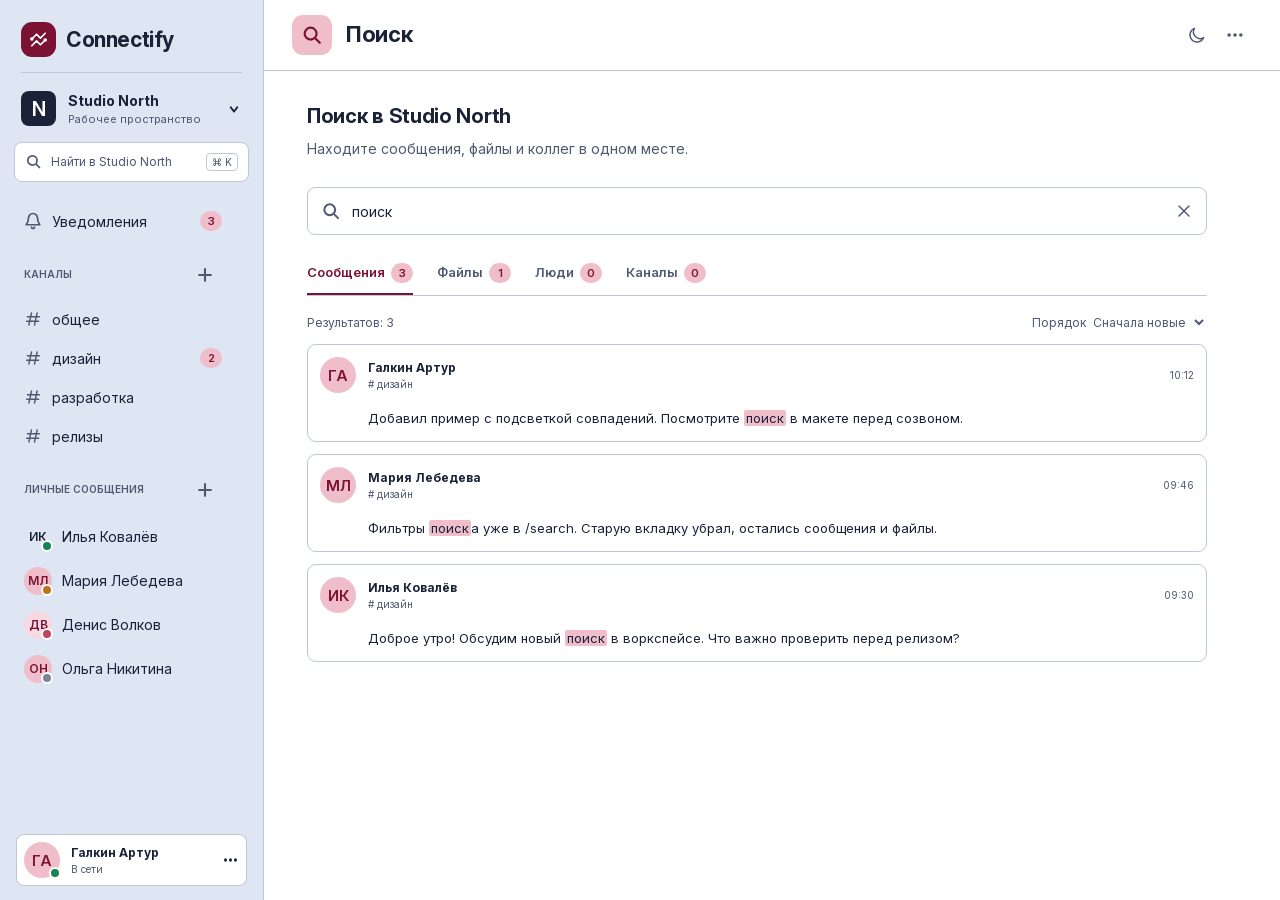
<file: search.html>
<!doctype html>
<html lang="ru" data-theme="light">
  <head>
    <meta charset="UTF-8" />
    <meta name="viewport" content="width=device-width, initial-scale=1" />
    <meta
      name="description"
      content="Connectify: корпоративный мессенджер для командного общения."
    />
    <meta name="color-scheme" content="light dark" />
    <title>Поиск | Connectify</title>
    <link rel="icon" href="img/favicon.svg" type="image/svg+xml" />
    <link
      rel="preload"
      href="fonts/InterVariable.woff2"
      as="font"
      type="font/woff2"
      crossorigin
    />
    <link rel="stylesheet" href="css/components.css" />
    <link rel="stylesheet" href="css/layout.css" />
    <link rel="stylesheet" href="css/design.css" />
    <script src="js/theme.js"></script>
    <script src="js/app.js" defer></script>
  </head>
  <body
    data-version="1"
    data-storage="connectify-artur"
    data-own="Галкин Артур"
    data-email="galkin@north.team"
    data-colleague="Илья Ковалёв"
    data-second="Мария Лебедева"
    data-default-channel="дизайн"
    data-default-workspace="Studio North"
  >
    <a class="skip-link" href="#main">Перейти к содержимому</a>
    <!-- Static page content remains available when JavaScript is disabled. -->
    <div class="app" data-page="search">
      <aside class="sidebar" id="sidebar" aria-label="Рабочее пространство">
        <a class="brand" href="channel.html" aria-label="Connectify на главную"
          ><span class="brand-icon"
            ><svg
              aria-hidden="true"
              focusable="false"
              preserveAspectRatio="none"
              overflow="visible"
              style="display: block"
              width="23"
              height="23"
              viewBox="0 0 23 23"
              fill="none"
              xmlns="http://www.w3.org/2000/svg"
            >
              <g>
                <path
                  d="M4.79167 11.0208L9.58333 6.22917L13.4167 10.0625L18.2083 5.27083M4.79167 17.7292L9.58333 12.9375L13.4167 16.7708L18.2083 11.9792"
                  stroke-width="1.7"
                  stroke-linecap="round"
                  stroke-linejoin="round"
                  stroke="currentColor"
                />
                <path
                  d="M5.75 11.0208C5.75 11.5501 5.32094 11.9792 4.79167 11.9792C4.26239 11.9792 3.83333 11.5501 3.83333 11.0208C3.83333 10.4916 4.26239 10.0625 4.79167 10.0625C5.32094 10.0625 5.75 10.4916 5.75 11.0208Z"
                  stroke-width="1.7"
                  stroke-linecap="round"
                  stroke-linejoin="round"
                  stroke="currentColor"
                />
                <path
                  d="M19.1667 11.9792C19.1667 12.5084 18.7376 12.9375 18.2083 12.9375C17.6791 12.9375 17.25 12.5084 17.25 11.9792C17.25 11.4499 17.6791 11.0208 18.2083 11.0208C18.7376 11.0208 19.1667 11.4499 19.1667 11.9792Z"
                  stroke-width="1.7"
                  stroke-linecap="round"
                  stroke-linejoin="round"
                  stroke="currentColor"
                />
              </g>
            </svg> </span
          >Connectify</a
        ><button
          type="button"
          class="icon-btn sidebar-close"
          aria-label="Закрыть меню"
          data-tooltip="Закрыть меню"
          data-menu-close
        >
          <svg
            width="20"
            height="20"
            viewBox="0 0 24 24"
            fill="none"
            stroke="currentColor"
            stroke-width="1.7"
            stroke-linecap="round"
            stroke-linejoin="round"
            aria-hidden="true"
            focusable="false"
          >
            <path d="m6 6 12 12M18 6 6 18" />
          </svg>
        </button>
        <a class="workspace" href="onboarding.html"
          ><span>N</span
          ><span
            ><strong data-workspace>Studio North</strong
            ><small>Рабочее пространство</small></span
          ><svg
            aria-hidden="true"
            focusable="false"
            preserveAspectRatio="none"
            overflow="visible"
            style="display: block"
            width="16"
            height="16"
            viewBox="0 0 16 16"
            fill="none"
            xmlns="http://www.w3.org/2000/svg"
          >
            <g>
              <path
                d="M4.66667 6.66667L8 10L11.3333 6.66667"
                stroke-width="1.7"
                stroke-linecap="round"
                stroke-linejoin="round"
                stroke="currentColor"
              />
            </g>
          </svg>
        </a>
        <a class="sidebar-search" href="search.html"
          ><svg
            aria-hidden="true"
            focusable="false"
            preserveAspectRatio="none"
            overflow="visible"
            style="display: block"
            width="17"
            height="17"
            viewBox="0 0 17 17"
            fill="none"
            xmlns="http://www.w3.org/2000/svg"
          >
            <g>
              <path
                d="M12.0417 7.4375C12.0417 9.98031 9.98031 12.0417 7.4375 12.0417C4.89469 12.0417 2.83333 9.98031 2.83333 7.4375C2.83333 4.89469 4.89469 2.83333 7.4375 2.83333C9.98031 2.83333 12.0417 4.89469 12.0417 7.4375Z"
                stroke-width="1.7"
                stroke-linecap="round"
                stroke-linejoin="round"
                stroke="currentColor"
              />
              <path
                d="M11.3333 11.3333L14.5208 14.5208"
                stroke-width="1.7"
                stroke-linecap="round"
                stroke-linejoin="round"
                stroke="currentColor"
              />
            </g>
          </svg>
          <span>Найти в Studio North</span><kbd>⌘ K</kbd></a
        >
        <nav class="side-scroll" aria-label="Навигация">
          <a class="side-link" href="notifications.html"
            ><svg
              aria-hidden="true"
              focusable="false"
              preserveAspectRatio="none"
              overflow="visible"
              style="display: block"
              width="18"
              height="18"
              viewBox="0 0 18 18"
              fill="none"
              xmlns="http://www.w3.org/2000/svg"
            >
              <g>
                <path
                  d="M7.5 15C7.5 15.3978 7.65804 15.7794 7.93934 16.0607C8.22064 16.342 8.60218 16.5 9 16.5C9.39782 16.5 9.77936 16.342 10.0607 16.0607C10.342 15.7794 10.5 15.3978 10.5 15M13.5 6C13.5 4.80653 13.0259 3.66193 12.182 2.81802C11.3381 1.97411 10.1935 1.5 9 1.5C7.80653 1.5 6.66193 1.97411 5.81802 2.81802C4.97411 3.66193 4.5 4.80653 4.5 6C4.5 11.25 2.25 11.25 2.25 12.75H15.75C15.75 11.25 13.5 11.25 13.5 6Z"
                  stroke-width="1.7"
                  stroke-linecap="round"
                  stroke-linejoin="round"
                  stroke="currentColor"
                />
              </g>
            </svg>
            Уведомления<span class="badge" data-unread-count>3</span></a
          >
          <div class="nav-heading">
            КАНАЛЫ<button
              type="button"
              class="icon-btn"
              aria-label="Добавить канал"
              data-tooltip="Добавить канал"
              data-add-channel
            >
              <svg
                aria-hidden="true"
                focusable="false"
                preserveAspectRatio="none"
                overflow="visible"
                style="display: block"
                width="16"
                height="16"
                viewBox="0 0 16 16"
                fill="none"
                xmlns="http://www.w3.org/2000/svg"
              >
                <g>
                  <path
                    d="M8 3.33333V8M8 8V12.6667M8 8H3.33333M8 8H12.6667"
                    stroke-width="1.7"
                    stroke-linecap="round"
                    stroke-linejoin="round"
                    stroke="currentColor"
                  />
                </g>
              </svg>
            </button>
          </div>
          <a
            href="channel.html?channel=общее"
            class="side-link"
            data-channel="общее"
            ><svg
              aria-hidden="true"
              focusable="false"
              preserveAspectRatio="none"
              overflow="visible"
              style="display: block"
              width="22"
              height="22"
              viewBox="0 0 22 22"
              fill="none"
              xmlns="http://www.w3.org/2000/svg"
            >
              <g>
                <path
                  d="M9.16667 3.66667L8.16406 8.25M8.16406 8.25L6.96094 13.75M8.16406 8.25H4.125M8.16406 8.25H15.0391M6.96094 13.75L5.95833 18.3333M6.96094 13.75H3.20833M6.96094 13.75H13.8359M16.0417 3.66667L15.0391 8.25M15.0391 8.25L13.8359 13.75M15.0391 8.25H18.7917M13.8359 13.75L12.8333 18.3333M13.8359 13.75H17.875"
                  stroke-width="1.7"
                  stroke-linecap="round"
                  stroke-linejoin="round"
                  stroke="currentColor"
                />
              </g>
            </svg>
            <span>общее</span></a
          ><a
            href="channel.html?channel=дизайн"
            class="side-link"
            data-channel="дизайн"
            ><svg
              aria-hidden="true"
              focusable="false"
              preserveAspectRatio="none"
              overflow="visible"
              style="display: block"
              width="22"
              height="22"
              viewBox="0 0 22 22"
              fill="none"
              xmlns="http://www.w3.org/2000/svg"
            >
              <g>
                <path
                  d="M9.16667 3.66667L8.16406 8.25M8.16406 8.25L6.96094 13.75M8.16406 8.25H4.125M8.16406 8.25H15.0391M6.96094 13.75L5.95833 18.3333M6.96094 13.75H3.20833M6.96094 13.75H13.8359M16.0417 3.66667L15.0391 8.25M15.0391 8.25L13.8359 13.75M15.0391 8.25H18.7917M13.8359 13.75L12.8333 18.3333M13.8359 13.75H17.875"
                  stroke-width="1.7"
                  stroke-linecap="round"
                  stroke-linejoin="round"
                  stroke="currentColor"
                />
              </g>
            </svg>
            <span>дизайн</span><span class="badge">2</span></a
          ><a
            href="channel.html?channel=разработка"
            class="side-link"
            data-channel="разработка"
            ><svg
              aria-hidden="true"
              focusable="false"
              preserveAspectRatio="none"
              overflow="visible"
              style="display: block"
              width="22"
              height="22"
              viewBox="0 0 22 22"
              fill="none"
              xmlns="http://www.w3.org/2000/svg"
            >
              <g>
                <path
                  d="M9.16667 3.66667L8.16406 8.25M8.16406 8.25L6.96094 13.75M8.16406 8.25H4.125M8.16406 8.25H15.0391M6.96094 13.75L5.95833 18.3333M6.96094 13.75H3.20833M6.96094 13.75H13.8359M16.0417 3.66667L15.0391 8.25M15.0391 8.25L13.8359 13.75M15.0391 8.25H18.7917M13.8359 13.75L12.8333 18.3333M13.8359 13.75H17.875"
                  stroke-width="1.7"
                  stroke-linecap="round"
                  stroke-linejoin="round"
                  stroke="currentColor"
                />
              </g>
            </svg>
            <span>разработка</span></a
          ><a
            href="channel.html?channel=релизы"
            class="side-link"
            data-channel="релизы"
            ><svg
              aria-hidden="true"
              focusable="false"
              preserveAspectRatio="none"
              overflow="visible"
              style="display: block"
              width="22"
              height="22"
              viewBox="0 0 22 22"
              fill="none"
              xmlns="http://www.w3.org/2000/svg"
            >
              <g>
                <path
                  d="M9.16667 3.66667L8.16406 8.25M8.16406 8.25L6.96094 13.75M8.16406 8.25H4.125M8.16406 8.25H15.0391M6.96094 13.75L5.95833 18.3333M6.96094 13.75H3.20833M6.96094 13.75H13.8359M16.0417 3.66667L15.0391 8.25M15.0391 8.25L13.8359 13.75M15.0391 8.25H18.7917M13.8359 13.75L12.8333 18.3333M13.8359 13.75H17.875"
                  stroke-width="1.7"
                  stroke-linecap="round"
                  stroke-linejoin="round"
                  stroke="currentColor"
                />
              </g>
            </svg>
            <span>релизы</span></a
          >
          <div class="nav-heading">
            ЛИЧНЫЕ СООБЩЕНИЯ<a
              class="icon-btn"
              href="search.html?tab=people"
              aria-label="Найти коллегу"
              ><svg
                aria-hidden="true"
                focusable="false"
                preserveAspectRatio="none"
                overflow="visible"
                style="display: block"
                width="16"
                height="16"
                viewBox="0 0 16 16"
                fill="none"
                xmlns="http://www.w3.org/2000/svg"
              >
                <g>
                  <path
                    d="M8 3.33333V8M8 8V12.6667M8 8H3.33333M8 8H12.6667"
                    stroke-width="1.7"
                    stroke-linecap="round"
                    stroke-linejoin="round"
                    stroke="currentColor"
                  />
                </g>
              </svg>
            </a>
          </div>
          <a class="side-link" href="dm.html?person=0"
            ><span class="avatar avatar-28 avatar-blue"
              >ИК<i
                role="img"
                class="status status-online"
                aria-label="online"
              ></i></span
            ><span>Илья Ковалёв</span></a
          ><a class="side-link" href="dm.html?person=1"
            ><span class="avatar avatar-28 avatar-purple"
              >МЛ<i
                role="img"
                class="status status-away"
                aria-label="away"
              ></i></span
            ><span>Мария Лебедева</span></a
          ><a class="side-link" href="dm.html?person=2"
            ><span class="avatar avatar-28 avatar-orange"
              >ДВ<i
                role="img"
                class="status status-dnd"
                aria-label="dnd"
              ></i></span
            ><span>Денис Волков</span></a
          ><a class="side-link" href="dm.html?person=3"
            ><span class="avatar avatar-28 avatar-pink"
              >ОН<i
                role="img"
                class="status status-invisible"
                aria-label="invisible"
              ></i></span
            ><span>Ольга Никитина</span></a
          >
        </nav>
        <a class="side-user" href="profile-edit.html"
          ><span class="avatar avatar-36" data-own-avatar
            >ГА<i
              role="img"
              class="status status-online"
              aria-label="online"
            ></i></span
          ><span
            ><strong data-own-name>Галкин Артур</strong
            ><small data-own-status>В сети</small></span
          ><svg
            aria-hidden="true"
            focusable="false"
            preserveAspectRatio="none"
            overflow="visible"
            style="display: block"
            width="18"
            height="18"
            viewBox="0 0 18 18"
            fill="none"
            xmlns="http://www.w3.org/2000/svg"
          >
            <g>
              <path
                d="M4.5 9C4.5 9.41421 4.16421 9.75 3.75 9.75C3.33579 9.75 3 9.41421 3 9C3 8.58579 3.33579 8.25 3.75 8.25C4.16421 8.25 4.5 8.58579 4.5 9Z"
                stroke-width="1.7"
                stroke-linecap="round"
                stroke-linejoin="round"
                stroke="currentColor"
              />
              <path
                d="M9.75 9C9.75 9.41421 9.41421 9.75 9 9.75C8.58579 9.75 8.25 9.41421 8.25 9C8.25 8.58579 8.58579 8.25 9 8.25C9.41421 8.25 9.75 8.58579 9.75 9Z"
                stroke-width="1.7"
                stroke-linecap="round"
                stroke-linejoin="round"
                stroke="currentColor"
              />
              <path
                d="M15 9C15 9.41421 14.6642 9.75 14.25 9.75C13.8358 9.75 13.5 9.41421 13.5 9C13.5 8.58579 13.8358 8.25 14.25 8.25C14.6642 8.25 15 8.58579 15 9Z"
                stroke-width="1.7"
                stroke-linecap="round"
                stroke-linejoin="round"
                stroke="currentColor"
              />
            </g>
          </svg>
        </a>
      </aside>
      <button
        class="backdrop"
        type="button"
        aria-label="Закрыть меню"
        data-menu-close
      ></button>
      <main class="main" id="main">
        <header class="page-header">
          <button
            type="button"
            class="icon-btn burger"
            aria-label="Открыть меню"
            data-tooltip="Открыть меню"
            data-menu-open
            aria-controls="sidebar"
            aria-expanded="false"
          >
            <svg
              width="20"
              height="20"
              viewBox="0 0 24 24"
              fill="none"
              stroke="currentColor"
              stroke-width="1.7"
              stroke-linecap="round"
              stroke-linejoin="round"
              aria-hidden="true"
              focusable="false"
            >
              <path d="M4 6h16M4 12h16M4 18h16" />
            </svg>
          </button>
          <div class="header-tile">
            <svg
              aria-hidden="true"
              focusable="false"
              preserveAspectRatio="none"
              overflow="visible"
              style="display: block"
              width="17"
              height="17"
              viewBox="0 0 17 17"
              fill="none"
              xmlns="http://www.w3.org/2000/svg"
            >
              <g>
                <path
                  d="M12.0417 7.4375C12.0417 9.98031 9.98031 12.0417 7.4375 12.0417C4.89469 12.0417 2.83333 9.98031 2.83333 7.4375C2.83333 4.89469 4.89469 2.83333 7.4375 2.83333C9.98031 2.83333 12.0417 4.89469 12.0417 7.4375Z"
                  stroke-width="1.7"
                  stroke-linecap="round"
                  stroke-linejoin="round"
                  stroke="currentColor"
                />
                <path
                  d="M11.3333 11.3333L14.5208 14.5208"
                  stroke-width="1.7"
                  stroke-linecap="round"
                  stroke-linejoin="round"
                  stroke="currentColor"
                />
              </g>
            </svg>
          </div>
          <div><h1 data-page-title>Поиск</h1></div>
          <div class="header-actions">
            <button
              type="button"
              class="icon-btn theme-toggle"
              aria-label="Переключить тему"
              data-tooltip="Переключить тему"
              data-theme-toggle
              aria-pressed="false"
            >
              <svg
                width="20"
                height="20"
                viewBox="0 0 24 24"
                fill="none"
                stroke="currentColor"
                stroke-width="1.7"
                stroke-linecap="round"
                stroke-linejoin="round"
                aria-hidden="true"
                focusable="false"
              >
                <path d="M20 15a8 8 0 0 1-11-11 8.5 8.5 0 1 0 11 11Z" />
              </svg></button
            ><button
              type="button"
              class="icon-btn"
              aria-label="Действия страницы"
              data-tooltip="Действия страницы"
              data-page-actions
            >
              <svg
                aria-hidden="true"
                focusable="false"
                preserveAspectRatio="none"
                overflow="visible"
                style="display: block"
                width="18"
                height="18"
                viewBox="0 0 18 18"
                fill="none"
                xmlns="http://www.w3.org/2000/svg"
              >
                <g>
                  <path
                    d="M4.5 9C4.5 9.41421 4.16421 9.75 3.75 9.75C3.33579 9.75 3 9.41421 3 9C3 8.58579 3.33579 8.25 3.75 8.25C4.16421 8.25 4.5 8.58579 4.5 9Z"
                    stroke-width="1.7"
                    stroke-linecap="round"
                    stroke-linejoin="round"
                    stroke="currentColor"
                  />
                  <path
                    d="M9.75 9C9.75 9.41421 9.41421 9.75 9 9.75C8.58579 9.75 8.25 9.41421 8.25 9C8.25 8.58579 8.58579 8.25 9 8.25C9.41421 8.25 9.75 8.58579 9.75 9Z"
                    stroke-width="1.7"
                    stroke-linecap="round"
                    stroke-linejoin="round"
                    stroke="currentColor"
                  />
                  <path
                    d="M15 9C15 9.41421 14.6642 9.75 14.25 9.75C13.8358 9.75 13.5 9.41421 13.5 9C13.5 8.58579 13.8358 8.25 14.25 8.25C14.6642 8.25 15 8.58579 15 9Z"
                    stroke-width="1.7"
                    stroke-linecap="round"
                    stroke-linejoin="round"
                    stroke="currentColor"
                  />
                </g>
              </svg>
            </button>
          </div>
        </header>
        <div class="page-body">
          <div class="content-width">
            <h2>Поиск в Studio North</h2>
            <p class="lead">
              Находите сообщения, файлы и коллег в одном месте.
            </p>
            <form class="search-form" role="search" data-search-form>
              <svg
                aria-hidden="true"
                focusable="false"
                preserveAspectRatio="none"
                overflow="visible"
                style="display: block"
                width="17"
                height="17"
                viewBox="0 0 17 17"
                fill="none"
                xmlns="http://www.w3.org/2000/svg"
              >
                <g>
                  <path
                    d="M12.0417 7.4375C12.0417 9.98031 9.98031 12.0417 7.4375 12.0417C4.89469 12.0417 2.83333 9.98031 2.83333 7.4375C2.83333 4.89469 4.89469 2.83333 7.4375 2.83333C9.98031 2.83333 12.0417 4.89469 12.0417 7.4375Z"
                    stroke-width="1.7"
                    stroke-linecap="round"
                    stroke-linejoin="round"
                    stroke="currentColor"
                  />
                  <path
                    d="M11.3333 11.3333L14.5208 14.5208"
                    stroke-width="1.7"
                    stroke-linecap="round"
                    stroke-linejoin="round"
                    stroke="currentColor"
                  />
                </g>
              </svg>
              <label class="sr-only" for="query">Поисковый запрос</label
              ><input
                class="control"
                type="search"
                id="query"
                name="q"
                value="поиск"
                placeholder="Поиск по рабочему пространству"
                autocomplete="off"
              /><button
                type="button"
                class="icon-btn"
                aria-label="Очистить поиск"
                data-tooltip="Очистить поиск"
                data-search-clear
              >
                <svg
                  width="20"
                  height="20"
                  viewBox="0 0 24 24"
                  fill="none"
                  stroke="currentColor"
                  stroke-width="1.7"
                  stroke-linecap="round"
                  stroke-linejoin="round"
                  aria-hidden="true"
                  focusable="false"
                >
                  <path d="m6 6 12 12M18 6 6 18" />
                </svg>
              </button>
            </form>
            <div class="tabs" role="tablist" aria-label="Тип результатов">
              <button
                class="tab"
                type="button"
                role="tab"
                aria-selected="true"
                aria-controls="search-results"
                data-search-tab="messages"
              >
                Сообщения<span class="badge" data-result-count="messages"
                  >3</span
                ></button
              ><button
                class="tab"
                type="button"
                role="tab"
                aria-selected="false"
                aria-controls="search-results"
                data-search-tab="files"
              >
                Файлы<span class="badge" data-result-count="files"
                  >1</span
                ></button
              ><button
                class="tab"
                type="button"
                role="tab"
                aria-selected="false"
                aria-controls="search-results"
                data-search-tab="people"
              >
                Люди<span class="badge" data-result-count="people"
                  >1</span
                ></button
              ><button
                class="tab"
                type="button"
                role="tab"
                aria-selected="false"
                aria-controls="search-results"
                data-search-tab="channels"
              >
                Каналы<span class="badge" data-result-count="channels">1</span>
              </button>
            </div>
            <div class="search-summary">
              <span data-search-summary aria-live="polite">3 сообщения</span
              ><label
                >Порядок
                <select
                  class="sort-select"
                  data-search-sort
                  aria-label="Сортировка результатов"
                >
                  <option value="new">Сначала новые</option>
                  <option value="old">Сначала старые</option>
                </select></label
              >
            </div>
            <div
              class="search-results"
              id="search-results"
              role="tabpanel"
            ></div>
            <div class="empty-state" data-search-empty hidden>
              <svg
                aria-hidden="true"
                focusable="false"
                preserveAspectRatio="none"
                overflow="visible"
                style="display: block"
                width="17"
                height="17"
                viewBox="0 0 17 17"
                fill="none"
                xmlns="http://www.w3.org/2000/svg"
              >
                <g>
                  <path
                    d="M12.0417 7.4375C12.0417 9.98031 9.98031 12.0417 7.4375 12.0417C4.89469 12.0417 2.83333 9.98031 2.83333 7.4375C2.83333 4.89469 4.89469 2.83333 7.4375 2.83333C9.98031 2.83333 12.0417 4.89469 12.0417 7.4375Z"
                    stroke-width="1.7"
                    stroke-linecap="round"
                    stroke-linejoin="round"
                    stroke="currentColor"
                  />
                  <path
                    d="M11.3333 11.3333L14.5208 14.5208"
                    stroke-width="1.7"
                    stroke-linecap="round"
                    stroke-linejoin="round"
                    stroke="currentColor"
                  />
                </g>
              </svg>
              <h2>Ничего не найдено</h2>
              <p class="muted">
                Попробуйте другой запрос или выберите другой раздел.
              </p>
              <button class="btn btn-secondary" type="button" data-search-clear>
                Сбросить поиск
              </button>
            </div>
          </div>
        </div>
      </main>
      <nav class="mobile-tabs" aria-label="Основные разделы">
        <a href="channel.html" class=""
          ><svg
            aria-hidden="true"
            focusable="false"
            preserveAspectRatio="none"
            overflow="visible"
            style="display: block"
            width="22"
            height="22"
            viewBox="0 0 22 22"
            fill="none"
            xmlns="http://www.w3.org/2000/svg"
          >
            <g>
              <path
                d="M9.16667 3.66667L8.16406 8.25M8.16406 8.25L6.96094 13.75M8.16406 8.25H4.125M8.16406 8.25H15.0391M6.96094 13.75L5.95833 18.3333M6.96094 13.75H3.20833M6.96094 13.75H13.8359M16.0417 3.66667L15.0391 8.25M15.0391 8.25L13.8359 13.75M15.0391 8.25H18.7917M13.8359 13.75L12.8333 18.3333M13.8359 13.75H17.875"
                stroke-width="1.7"
                stroke-linecap="round"
                stroke-linejoin="round"
                stroke="currentColor"
              />
            </g>
          </svg>
          <span>Каналы</span></a
        ><a href="dm.html" class=""
          ><svg
            aria-hidden="true"
            focusable="false"
            preserveAspectRatio="none"
            overflow="visible"
            style="display: block"
            width="15"
            height="15"
            viewBox="0 0 15 15"
            fill="none"
            xmlns="http://www.w3.org/2000/svg"
          >
            <g>
              <path
                d="M12.5 7.1875C12.5 8.51358 11.9732 9.78535 11.0355 10.723C10.0979 11.6607 8.82608 12.1875 7.5 12.1875C6.72245 12.1875 5.95437 12.0168 5.25 11.6875L2.5 12.5L3.3125 9.875C2.88616 9.22146 2.6187 8.47721 2.53151 7.70179C2.44432 6.92637 2.53983 6.14131 2.81039 5.40942C3.08095 4.67752 3.51906 4.01911 4.08966 3.48685C4.66026 2.9546 5.34751 2.56329 6.09644 2.34421C6.84536 2.12514 7.63516 2.08439 8.40265 2.22523C9.17014 2.36607 9.89402 2.68458 10.5164 3.15529C11.1387 3.62599 11.6422 4.23583 11.9867 4.93599C12.3311 5.63616 12.5069 6.40723 12.5 7.1875Z"
                stroke-width="1.7"
                stroke-linecap="round"
                stroke-linejoin="round"
                stroke="currentColor"
              />
              <path
                d="M5.625 7.1875H9.375"
                stroke-width="1.7"
                stroke-linecap="round"
                stroke-linejoin="round"
                stroke="currentColor"
              />
            </g>
          </svg>
          <span>Сообщения</span></a
        ><a href="search.html" class="active" aria-current="page"
          ><svg
            aria-hidden="true"
            focusable="false"
            preserveAspectRatio="none"
            overflow="visible"
            style="display: block"
            width="17"
            height="17"
            viewBox="0 0 17 17"
            fill="none"
            xmlns="http://www.w3.org/2000/svg"
          >
            <g>
              <path
                d="M12.0417 7.4375C12.0417 9.98031 9.98031 12.0417 7.4375 12.0417C4.89469 12.0417 2.83333 9.98031 2.83333 7.4375C2.83333 4.89469 4.89469 2.83333 7.4375 2.83333C9.98031 2.83333 12.0417 4.89469 12.0417 7.4375Z"
                stroke-width="1.7"
                stroke-linecap="round"
                stroke-linejoin="round"
                stroke="currentColor"
              />
              <path
                d="M11.3333 11.3333L14.5208 14.5208"
                stroke-width="1.7"
                stroke-linecap="round"
                stroke-linejoin="round"
                stroke="currentColor"
              />
            </g>
          </svg>
          <span>Поиск</span></a
        ><a href="notifications.html" class=""
          ><svg
            aria-hidden="true"
            focusable="false"
            preserveAspectRatio="none"
            overflow="visible"
            style="display: block"
            width="18"
            height="18"
            viewBox="0 0 18 18"
            fill="none"
            xmlns="http://www.w3.org/2000/svg"
          >
            <g>
              <path
                d="M7.5 15C7.5 15.3978 7.65804 15.7794 7.93934 16.0607C8.22064 16.342 8.60218 16.5 9 16.5C9.39782 16.5 9.77936 16.342 10.0607 16.0607C10.342 15.7794 10.5 15.3978 10.5 15M13.5 6C13.5 4.80653 13.0259 3.66193 12.182 2.81802C11.3381 1.97411 10.1935 1.5 9 1.5C7.80653 1.5 6.66193 1.97411 5.81802 2.81802C4.97411 3.66193 4.5 4.80653 4.5 6C4.5 11.25 2.25 11.25 2.25 12.75H15.75C15.75 11.25 13.5 11.25 13.5 6Z"
                stroke-width="1.7"
                stroke-linecap="round"
                stroke-linejoin="round"
                stroke="currentColor"
              />
            </g>
          </svg>
          <span>Активность</span></a
        ><a href="profile-edit.html" class=""
          ><svg
            width="20"
            height="20"
            viewBox="0 0 24 24"
            fill="none"
            stroke="currentColor"
            stroke-width="1.7"
            stroke-linecap="round"
            stroke-linejoin="round"
            aria-hidden="true"
            focusable="false"
          >
            <circle cx="12" cy="8" r="4" />
            <path d="M5 21v-2a7 7 0 0 1 14 0v2" /></svg
          ><span>Профиль</span></a
        >
      </nav>
    </div>
    <dialog id="recovery-dialog" class="dialog">
      <form data-recovery-form>
        <div class="dialog-title">
          <h2>Восстановить пароль</h2>
          <button
            type="button"
            class="icon-btn"
            aria-label="Закрыть окно"
            data-tooltip="Закрыть окно"
            data-dialog-close
          >
            <svg
              width="20"
              height="20"
              viewBox="0 0 24 24"
              fill="none"
              stroke="currentColor"
              stroke-width="1.7"
              stroke-linecap="round"
              stroke-linejoin="round"
              aria-hidden="true"
              focusable="false"
            >
              <path d="m6 6 12 12M18 6 6 18" />
            </svg>
          </button>
        </div>
        <p class="lead">Введите email вашего аккаунта.</p>
        <div class="field">
          <label for="recovery-email">Email</label
          ><input
            class="control"
            id="recovery-email"
            name="recovery-email"
            type="email"
            value=""
            required
            autocomplete="email"
          />
        </div>
        <p class="form-error" data-recovery-error role="alert" hidden></p>
        <p class="recovery-result" hidden>
          Это учебная версия без почтового сервера. Для входа используйте
          демонстрационные данные на странице входа.
        </p>
        <button class="btn btn-block" type="submit">Продолжить</button>
      </form>
    </dialog>
    <dialog id="channel-dialog" class="dialog">
      <form data-channel-form>
        <div class="dialog-title">
          <h2>Новый канал</h2>
          <button
            type="button"
            class="icon-btn"
            aria-label="Закрыть окно"
            data-tooltip="Закрыть окно"
            data-dialog-close
          >
            <svg
              width="20"
              height="20"
              viewBox="0 0 24 24"
              fill="none"
              stroke="currentColor"
              stroke-width="1.7"
              stroke-linecap="round"
              stroke-linejoin="round"
              aria-hidden="true"
              focusable="false"
            >
              <path d="m6 6 12 12M18 6 6 18" />
            </svg>
          </button>
        </div>
        <div class="field">
          <label for="channel-name">Название канала</label
          ><input
            class="control"
            id="channel-name"
            name="channel-name"
            type="text"
            value=""
            required
            maxlength="35"
            pattern="[А-Яа-яЁёA-Za-z0-9_-]+"
            placeholder="новый-проект"
          />
        </div>
        <small>Буквы, цифры, дефис и подчёркивание.</small
        ><button class="btn btn-block" type="submit">Создать канал</button>
      </form>
    </dialog>
    <dialog id="info-dialog" class="dialog">
      <div class="dialog-title">
        <h2>Connectify</h2>
        <button
          type="button"
          class="icon-btn"
          aria-label="Закрыть окно"
          data-tooltip="Закрыть окно"
          data-dialog-close
        >
          <svg
            width="20"
            height="20"
            viewBox="0 0 24 24"
            fill="none"
            stroke="currentColor"
            stroke-width="1.7"
            stroke-linecap="round"
            stroke-linejoin="round"
            aria-hidden="true"
            focusable="false"
          >
            <path d="m6 6 12 12M18 6 6 18" />
          </svg>
        </button>
      </div>
      <p data-info-text></p>
      <button class="btn" type="button" data-dialog-close>Понятно</button>
    </dialog>
    <div class="context-menu" data-context-menu hidden>
      <button type="button" data-context-action="copy">Скопировать текст</button
      ><button type="button" data-context-action="edit">
        Редактировать своё сообщение</button
      ><button class="danger" type="button" data-context-action="delete">
        Удалить своё сообщение
      </button>
    </div>
    <div class="toast" role="status" aria-live="polite" hidden></div>
    <noscript
      ><p class="noscript">
        Для отправки сообщений, поиска и сохранения настроек включите
        JavaScript.
      </p></noscript
    >
  </body>
</html>
</file>
<file: css/components.css>
/* Reusable controls, typography, theme tokens and states. */
@font-face {
  font-family: Inter;
  src: url("../fonts/InterVariable.woff2") format("woff2");
  font-weight: 100 900;
  font-display: swap;
}

:root {
  color-scheme: light;
  --canvas: #dde6f2;
  --paper: #fff;
  --side: #dde6f2;
  --wash: #f2f5fa;
  --ink: #1a2238;
  --muted: #4e5870;
  --faint: #606b80;
  --line: #bcc8da;
  --brand: #7b1234;
  --accent: #f0beca;
  --accent-ink: #7b1234;
  --inverse: #fff;
  --danger: #c6425f;
  --danger-wash: #fff9fb;
  --online: #168357;
  --away: #be741c;
  --invisible: #7a859b;
  --mark: #f0beca;
  --shadow: 0 12px 42px #1a223818;
  --space-8: 8px;
  --space-12: 12px;
  --space-16: 16px;
  --space-24: 24px;
  --radius-8: 8px;
  --radius-12: 12px;
}

html[data-theme="dark"] {
  color-scheme: dark;
  --canvas: #11182a;
  --paper: #1a2238;
  --side: #141b2d;
  --wash: #242e48;
  --ink: #dde6f2;
  --muted: #bbc7dc;
  --faint: #a8b5ce;
  --line: #46516d;
  --brand: #f0beca;
  --accent: #442438;
  --accent-ink: #f0beca;
  --inverse: #1a2238;
  --danger: #f0beca;
  --danger-wash: #4b2034;
  --online: #65d6a3;
  --away: #f5b96f;
  --invisible: #a8b5ce;
  --mark: #63364a;
  --shadow: 0 12px 42px #0005;
}

* {
  box-sizing: border-box;
}

body {
  margin: 0;
  background: var(--canvas);
  color: var(--ink);
  font:
    14px/1.5 Inter,
    Arial,
    sans-serif;
}

button,
input,
textarea,
select {
  font: inherit;
}

a {
  color: var(--brand);
  text-decoration: none;
}

a:hover {
  text-decoration: underline;
}

button {
  cursor: pointer;
}

button:disabled {
  opacity: 0.45;
  cursor: not-allowed;
}

button,
a,
input,
textarea,
select {
  -webkit-tap-highlight-color: transparent;
}

button:focus-visible,
a:focus-visible {
  outline: 3px solid var(--brand);
  outline-offset: 3px;
}

button {
  color: inherit;
}

h1,
h2,
h3,
p {
  margin: 0;
}

h1 {
  font-size: 30px;
  line-height: 1.25;
  letter-spacing: -0.6px;
}

h2 {
  font-size: 20px;
  line-height: 1.35;
  letter-spacing: -0.3px;
}

h3 {
  font-size: 16px;
}

small,
.muted {
  color: var(--muted);
}

svg {
  width: 20px;
  height: 20px;
  flex: none;
  vertical-align: middle;
  pointer-events: none;
}

button svg,
a svg {
  pointer-events: none;
}

[hidden] {
  display: none !important;
}

.sr-only {
  position: absolute;
  width: 1px;
  height: 1px;
  padding: 0;
  margin: -1px;
  overflow: hidden;
  clip: rect(0, 0, 0, 0);
  white-space: nowrap;
  border: 0;
}

.btn {
  height: 40px;
  display: inline-flex;
  gap: 8px;
  align-items: center;
  justify-content: center;
  border: 1px solid transparent;
  border-radius: 8px;
  padding: 0 16px;
  background: var(--brand);
  color: var(--inverse);
  font-weight: 600;
  white-space: nowrap;
  text-decoration: none;
}

.btn:hover {
  filter: brightness(0.94);
  text-decoration: none;
}

.btn-secondary {
  background: var(--paper);
  color: var(--ink);
  border-color: var(--line);
}

.btn-ghost {
  background: transparent;
  color: var(--brand);
}

.btn-danger {
  background: var(--danger-wash);
  color: var(--danger);
}

.btn-block {
  width: 100%;
}

.icon-btn {
  position: relative;
  border: 0;
  background: transparent;
  width: 34px;
  height: 34px;
  border-radius: 7px;
  display: inline-grid;
  place-items: center;
  color: var(--muted);
  padding: 0;
  flex: none;
}

.icon-btn:hover {
  background: var(--accent);
  color: var(--brand);
}

/* Tooltips are fixed siblings of the application, positioned by app.js. */
.ui-tooltip {
  position: fixed;
  z-index: 150;
  max-width: min(280px, calc(100vw - 16px));
  padding: 7px 9px;
  border-radius: 5px;
  background: var(--ink);
  color: var(--paper);
  font-size: 11px;
  line-height: 1.4;
  overflow-wrap: anywhere;
  pointer-events: none;
}

.field {
  display: flex;
  flex-direction: column;
  gap: 6px;
  min-width: 0;
}

.field > span,
.field > label {
  font-size: 13px;
  font-weight: 500;
}

.control {
  height: 40px;
  width: 100%;
  padding: 0 12px;
  color: var(--ink);
  background: var(--paper);
  border: 1px solid var(--line);
  border-radius: 8px;
  outline: none;
}

.control:focus {
  border-color: var(--brand);
  box-shadow: 0 0 0 3px color-mix(in srgb, var(--brand) 13%, transparent);
}

.control[aria-invalid="true"] {
  border-color: var(--danger);
  background: var(--danger-wash);
}

.input-wrap {
  position: relative;
}

.input-wrap .control {
  padding-right: 44px;
}

.input-wrap .icon-btn {
  position: absolute;
  right: 4px;
  top: 3px;
}

.field-error {
  font-size: 12px;
  color: var(--danger);
}

.form-error {
  color: var(--danger);
  font-size: 13px;
  background: var(--danger-wash);
  border-radius: 8px;
  padding: 10px 12px;
}

.form-stack {
  display: flex;
  flex-direction: column;
  gap: 18px;
}

.field-row {
  display: grid;
  grid-template-columns: 1fr 1fr;
  gap: 12px;
}

.avatar {
  width: 36px;
  height: 36px;
  position: relative;
  display: inline-grid;
  place-items: center;
  border-radius: 50%;
  background: var(--accent);
  color: var(--accent-ink);
  font-size: 15px;
  line-height: 1;
  font-weight: 600;
  flex: none;
  isolation: isolate;
}

.avatar img {
  width: 100%;
  height: 100%;
  object-fit: cover;
  border-radius: 50%;
}

.avatar-28 {
  width: 28px;
  height: 28px;
  font-size: 12px;
}

.avatar-48 {
  width: 48px;
  height: 48px;
  font-size: 20px;
}

.avatar-80 {
  width: 80px;
  height: 80px;
  font-size: 34px;
}

.avatar-blue {
  background: #dde6f2;
  color: #1a2238;
}

.avatar-purple {
  background: #f0beca;
  color: #7b1234;
}

.avatar-orange {
  background: #f6d9e1;
  color: #7b1234;
}

.avatar-pink {
  background: #f0beca;
  color: #7b1234;
}

.status {
  width: 10px;
  height: 10px;
  border-radius: 50%;
  background: var(--online);
  flex: none;
  display: inline-block;
}

.avatar .status {
  position: absolute;
  right: -1px;
  bottom: -1px;
  border: 2px solid var(--paper);
  width: 12px;
  height: 12px;
}

.status-dnd {
  background: var(--danger);
}

.status-away {
  background: var(--away);
}

.status-invisible {
  background: var(--invisible);
}

.badge {
  display: inline-flex;
  align-items: center;
  justify-content: center;
  min-width: 22px;
  height: 20px;
  padding: 0 6px;
  border-radius: 10px;
  background: var(--accent);
  color: var(--accent-ink);
  font-size: 11px;
  font-weight: 600;
}

.toggle {
  appearance: none;
  position: relative;
  display: inline-block;
  width: 42px;
  height: 24px;
  border-radius: 12px;
  background: var(--line);
  border: 0;
  cursor: pointer;
  flex: none;
}

.toggle:before {
  content: "";
  position: absolute;
  top: 3px;
  left: 3px;
  width: 18px;
  height: 18px;
  background: var(--paper);
  border-radius: 50%;
  transition: transform 0.15s;
}

.toggle:checked {
  background: var(--brand);
}

.toggle:checked:before {
  transform: translateX(18px);
}

.pill {
  border: 1px solid var(--line);
  border-radius: 15px;
  background: var(--paper);
  color: var(--muted);
  font-size: 12px;
  line-height: 1;
  min-width: 62px;
  height: 28px;
  padding: 0 12px;
  font-weight: 500;
}

.pill[aria-pressed="true"] {
  background: var(--accent);
  border-color: var(--accent);
  color: var(--brand);
}

.card {
  border: 1px solid var(--line);
  border-radius: 12px;
  background: var(--paper);
}

.tabs {
  display: flex;
  gap: 24px;
  align-items: center;
  border-bottom: 1px solid var(--line);
  min-height: 43px;
}

.tab {
  align-self: stretch;
  display: inline-flex;
  gap: 6px;
  align-items: center;
  padding: 8px 0;
  border: 0;
  border-bottom: 2px solid transparent;
  background: transparent;
  color: var(--muted);
  white-space: nowrap;
  font-size: 13px;
}

.tab[aria-selected="true"],
.tab.active {
  border-bottom-color: var(--brand);
  color: var(--brand);
  font-weight: 600;
}

mark {
  background: var(--mark);
  color: var(--ink);
  border-radius: 2px;
  padding: 0 2px;
}

code {
  font:
    13px/1.5 Consolas,
    monospace;
  background: var(--wash);
  color: var(--brand);
  border: 1px solid var(--line);
  border-radius: 4px;
  padding: 1px 4px;
}

.empty-state {
  text-align: center;
  padding: 80px 24px;
  display: flex;
  flex-direction: column;
  align-items: center;
  gap: 14px;
}

.empty-state > svg {
  width: 42px;
  height: 42px;
  color: var(--faint);
}

.toast {
  position: fixed;
  z-index: 100;
  bottom: 24px;
  right: 24px;
  max-width: calc(100vw - 32px);
  padding: 14px 20px;
  border: 1px solid var(--line);
  border-radius: 10px;
  background: var(--accent);
  color: var(--accent-ink);
  box-shadow: var(--shadow);
}
</file>
<file: css/layout.css>
/* Application shell, page layouts and responsive breakpoints. */
.app {
  height: 100dvh;
  min-height: 500px;
  display: grid;
  grid-template-columns: 264px minmax(0, 1fr);
  background: var(--paper);
  overflow: hidden;
}

.sidebar {
  display: flex;
  flex-direction: column;
  background: var(--side);
  border-right: 1px solid var(--line);
  padding: 22px 14px 14px;
  min-height: 0;
  z-index: 50;
}

.brand {
  display: inline-flex;
  gap: 10px;
  align-items: center;
  color: var(--ink);
  font-size: 21px;
  font-weight: 700;
  letter-spacing: -0.4px;
  text-decoration: none;
}

.brand:hover {
  text-decoration: none;
}

.brand-icon {
  width: 35px;
  height: 35px;
  background: var(--brand);
  color: var(--inverse);
  display: grid;
  place-items: center;
  border-radius: 11px;
}

.brand-icon svg {
  width: 23px;
  height: 23px;
}

.sidebar .brand {
  margin: 0 7px 14px;
  padding-bottom: 15px;
  border-bottom: 1px solid var(--line);
}

.workspace {
  display: flex;
  gap: 12px;
  align-items: center;
  padding: 3px 7px 14px;
  color: var(--ink);
}

.workspace > span:first-child {
  height: 35px;
  width: 35px;
  background: #1a2238;
  color: #fff;
  border-radius: 8px;
  display: grid;
  place-items: center;
  font-size: 20px;
  font-weight: 600;
}

.workspace strong {
  display: block;
  font-size: 14px;
}

.workspace small {
  display: block;
  font-size: 11px;
}

.workspace svg {
  margin-left: auto;
  width: 16px;
}

.sidebar-search {
  display: flex;
  gap: 9px;
  align-items: center;
  height: 40px;
  padding: 0 10px;
  border: 1px solid var(--line);
  border-radius: 8px;
  background: var(--paper);
  color: var(--muted);
  font-size: 12px;
  white-space: nowrap;
}

.sidebar-search svg {
  width: 17px;
  height: 17px;
}

.sidebar-search kbd {
  margin-left: auto;
  border: 1px solid var(--line);
  border-radius: 4px;
  font: 10px Inter;
  padding: 2px 5px;
}

.side-scroll {
  overflow-y: auto;
  flex: 1;
  margin-top: 20px;
  padding-right: 2px;
}

.side-link {
  display: flex;
  align-items: center;
  gap: 10px;
  color: var(--ink);
  min-height: 39px;
  padding: 8px 10px;
  border-radius: 8px;
}

.side-link:hover {
  background: var(--wash);
  text-decoration: none;
}

.side-link.active {
  background: var(--accent);
  color: var(--accent-ink);
  font-weight: 600;
}

.side-link svg {
  color: var(--muted);
  width: 18px;
  height: 18px;
}

.side-link .badge {
  margin-left: auto;
}

.nav-heading {
  display: flex;
  align-items: center;
  justify-content: space-between;
  padding: 17px 10px 8px;
  color: var(--muted);
  font-size: 10px;
  font-weight: 600;
}

.side-user {
  display: flex;
  gap: 11px;
  align-items: center;
  background: var(--paper);
  border: 1px solid var(--line);
  border-radius: 8px;
  padding: 7px;
  margin: 12px 2px 0;
  color: var(--ink);
}

.side-user:hover {
  text-decoration: none;
}

.side-user strong,
.side-user small {
  display: block;
  font-size: 12px;
}

.side-user small {
  font-size: 10px;
}

.side-user > svg {
  margin-left: auto;
  width: 17px;
}

.sidebar-close {
  display: none;
}

.mobile-tabs {
  display: none;
}

.backdrop {
  display: none;
}

.main {
  min-width: 0;
  min-height: 0;
  display: flex;
  flex-direction: column;
  position: relative;
}

.page-header {
  height: 71px;
  min-height: 71px;
  border-bottom: 1px solid var(--line);
  display: flex;
  gap: 14px;
  align-items: center;
  padding: 0 28px;
}

.page-header h1 {
  font-size: 22px;
  letter-spacing: -0.3px;
}

.page-header p {
  font-size: 12px;
  color: var(--muted);
}

.header-tile {
  width: 40px;
  height: 40px;
  display: grid;
  place-items: center;
  border-radius: 11px;
  background: var(--accent);
  color: var(--accent-ink);
}

.header-tile > svg {
  width: 22px;
  height: 22px;
}

.header-actions {
  margin-left: auto;
  display: flex;
  align-items: center;
  gap: 4px;
}

.members {
  display: flex;
  align-items: center;
  margin-right: 22px;
}

.members .avatar + .avatar {
  margin-left: -7px;
}

.members small {
  margin-left: 10px;
  font-size: 12px;
  white-space: nowrap;
}

.burger {
  display: none;
}

.page-body {
  flex: 1;
  min-height: 0;
  overflow: auto;
  padding: 32px 43px;
}

.content-width {
  max-width: 900px;
}

.lead {
  color: var(--muted);
  margin: 8px 0 28px;
}

.conversation-layout {
  display: flex;
  min-height: 0;
  flex: 1;
}

.conversation {
  display: flex;
  flex-direction: column;
  min-width: 0;
  flex: 1;
  min-height: 0;
}

.messages {
  flex: 1;
  overflow: auto;
  padding: 24px 28px 30px;
  scroll-behavior: smooth;
}

.date-divider {
  display: flex;
  align-items: center;
  gap: 28px;
  color: var(--muted);
  font-size: 11px;
  margin: 0 0 28px;
}

.date-divider:before,
.date-divider:after {
  content: "";
  height: 1px;
  background: var(--line);
  flex: 1;
}

.message {
  display: flex;
  position: relative;
  gap: 14px;
  padding: 0 0 12px;
  margin-bottom: 18px;
  isolation: isolate;
}

.message-content {
  min-width: 0;
  flex: 1;
}

.message-meta {
  display: flex;
  align-items: baseline;
  gap: 10px;
  font-size: 13px;
  margin-bottom: 5px;
}

.message-meta time {
  font-size: 11px;
  color: var(--muted);
}

.message-text {
  line-height: 1.6;
  overflow-wrap: anywhere;
}

.message-text p + p {
  margin-top: 10px;
}

.message.grouped {
  padding-left: 50px;
  margin-top: -18px;
  margin-bottom: 4px;
}

.message.grouped .avatar {
  display: none;
}

.reactions {
  display: flex;
  gap: 7px;
  margin-top: 12px;
}

.thread-link {
  display: inline-flex;
  align-items: center;
  gap: 7px;
  margin-top: 10px;
  font-size: 12px;
  border: 0;
  background: none;
  color: var(--brand);
  padding: 0;
}

.thread-link svg {
  width: 15px;
  height: 15px;
}

.thread-link small {
  font-size: 11px;
}

.message-actions {
  position: absolute;
  right: 0;
  top: -18px;
  display: flex;
  gap: 2px;
  padding: 3px;
  background: var(--paper);
  border: 1px solid var(--line);
  border-radius: 8px;
  box-shadow: var(--shadow);
  opacity: 0;
  pointer-events: none;
  transition: opacity 0.12s;
  z-index: 5;
}

.message:hover .message-actions,
.message:focus-within .message-actions {
  opacity: 1;
  pointer-events: auto;
}

.unread-divider {
  display: flex;
  align-items: center;
  gap: 9px;
  color: var(--danger);
  font-size: 10px;
  margin: 30px 0 18px;
}

.unread-divider:before,
.unread-divider:after {
  content: "";
  height: 1px;
  background: var(--danger-wash);
  flex: 1;
}

.unread-divider:after {
  max-width: 20px;
}

.file-card {
  display: flex;
  gap: 13px;
  align-items: center;
  max-width: 300px;
  padding: 8px 12px;
  border: 1px solid var(--line);
  border-radius: 8px;
  background: var(--wash);
  margin-top: 12px;
  color: var(--ink);
}

.file-card:hover {
  text-decoration: none;
  border-color: var(--brand);
}

.file-card > svg {
  color: var(--brand);
}

.file-card strong {
  font-size: 13px;
  display: block;
}

.file-card small {
  font-size: 11px;
}

.file-card > svg:last-child {
  margin-left: auto;
  width: 15px;
}

.composer {
  position: relative;
  margin: 0 28px 22px;
  border: 1px solid var(--line);
  border-radius: 11px;
  background: var(--paper);
  padding: 4px 8px 7px;
}

.composer:focus-within {
  border-color: var(--brand);
}

.formatting,
.composer-footer {
  display: flex;
  align-items: center;
  gap: 2px;
}

.formatting .icon-btn {
  font-size: 14px;
  width: 31px;
  height: 29px;
}

.composer textarea {
  display: block;
  width: 100%;
  min-height: 38px;
  max-height: 140px;
  resize: vertical;
  border: 0;
  outline: 0;
  background: transparent;
  color: var(--ink);
  padding: 8px 4px;
  line-height: 1.5;
}

.composer textarea::placeholder {
  color: var(--faint);
}

.composer-footer small {
  margin-left: auto;
  margin-right: 20px;
  font-size: 10px;
}

.send-btn {
  background: var(--brand);
  color: var(--inverse);
  width: 34px;
  height: 32px;
}

.send-btn:hover {
  background: var(--accent-ink);
  color: var(--paper);
}

.mention-list {
  position: absolute;
  left: 8px;
  bottom: calc(100% + 8px);
  width: 300px;
  max-width: calc(100vw - 48px);
  background: var(--paper);
  border: 1px solid var(--line);
  border-radius: 10px;
  box-shadow: var(--shadow);
  padding: 5px;
  z-index: 30;
}

.mention-option {
  width: 100%;
  display: flex;
  gap: 12px;
  align-items: center;
  padding: 8px;
  border: 0;
  border-radius: 6px;
  background: transparent;
  text-align: left;
}

.mention-option:hover,
.mention-option:focus {
  background: var(--accent);
}

.mention-option strong,
.mention-option small {
  display: block;
}

.mention-option strong {
  font-size: 13px;
}

.mention-option small {
  font-size: 11px;
}

.context-menu {
  position: fixed;
  z-index: 90;
  width: 220px;
  background: var(--paper);
  border: 1px solid var(--line);
  border-radius: 10px;
  padding: 5px;
  box-shadow: var(--shadow);
}

.context-menu button {
  display: block;
  border: 0;
  border-radius: 5px;
  padding: 9px 10px;
  text-align: left;
  background: transparent;
  width: 100%;
  font-size: 13px;
}

.context-menu button:hover {
  background: var(--wash);
}

.context-menu .danger {
  color: var(--danger);
}

.thread-panel {
  width: 360px;
  flex: none;
  border-left: 1px solid var(--line);
  display: flex;
  flex-direction: column;
  min-height: 0;
  background: var(--paper);
}

.thread-header {
  display: flex;
  align-items: center;
  justify-content: space-between;
  padding: 16px 20px;
  border-bottom: 1px solid var(--line);
}

.thread-body {
  padding: 20px;
  flex: 1;
  overflow: auto;
}

.thread-body > .message {
  margin-top: 24px;
}

.thread-panel .composer {
  margin: 12px;
}

.thread-panel .composer-footer small {
  display: none;
}

.search-form {
  display: flex;
  align-items: center;
  position: relative;
  height: 48px;
  margin-bottom: 18px;
}

.search-form > .control {
  height: 48px;
  padding-left: 44px;
  padding-right: 42px;
}

.search-form > svg {
  position: absolute;
  left: 14px;
  color: var(--muted);
}

.search-form > .icon-btn {
  position: absolute;
  right: 6px;
}

.search-summary {
  display: flex;
  justify-content: space-between;
  align-items: center;
  color: var(--muted);
  font-size: 12px;
  margin: 18px 0 12px;
}

.search-results {
  display: flex;
  flex-direction: column;
  gap: 12px;
}

.search-result {
  display: block;
  border: 1px solid var(--line);
  border-radius: 9px;
  background: var(--paper);
  padding: 12px;
  color: var(--ink);
}

.search-result:hover {
  border-color: var(--brand);
  text-decoration: none;
}

.result-meta {
  display: flex;
  gap: 12px;
  align-items: center;
}

.result-meta strong,
.result-meta small {
  display: block;
  font-size: 12px;
}

.result-meta small {
  font-size: 10px;
}

.result-meta time {
  margin-left: auto;
  color: var(--muted);
  font-size: 10px;
}

.result-text {
  margin: 14px 0 0 48px;
  font-size: 13px;
  overflow-wrap: anywhere;
}

.notification-tabs .read-all {
  margin-left: auto;
  font-size: 12px;
}

.activity-label {
  font-size: 10px;
  color: var(--muted);
  margin: 20px 0 12px;
}

.activity-list {
  display: flex;
  flex-direction: column;
  gap: 10px;
}

.activity {
  position: relative;
  display: flex;
  align-items: flex-start;
  gap: 12px;
  padding: 12px;
  border: 1px solid var(--line);
  border-radius: 9px;
  color: var(--ink);
  background: var(--paper);
}

.activity.unread {
  background: var(--accent);
}

.activity.unread:after {
  content: "";
  position: absolute;
  right: 12px;
  top: 29px;
  width: 7px;
  height: 7px;
  border-radius: 50%;
  background: var(--brand);
}

.activity:hover {
  text-decoration: none;
  border-color: var(--brand);
}

.activity-content {
  flex: 1;
  min-width: 0;
}

.activity-content p {
  font-size: 13px;
}

.activity-content small {
  display: block;
  margin-top: 5px;
  font-size: 12px;
}

.activity time {
  font-size: 10px;
  color: var(--muted);
  white-space: nowrap;
  padding-right: 22px;
}

.activity > svg {
  width: 17px;
  height: 17px;
  color: var(--brand);
  margin-top: 12px;
}

.settings {
  display: grid;
  grid-template-columns: 194px minmax(0, 720px);
  gap: 28px;
  max-width: 1000px;
}

.settings-nav {
  display: flex;
  flex-direction: column;
  gap: 4px;
  border-right: 1px solid var(--line);
  padding-right: 12px;
}

.settings-nav button {
  border: 0;
  background: transparent;
  text-align: left;
  padding: 10px 12px;
  display: flex;
  align-items: center;
  gap: 10px;
  border-radius: 7px;
  white-space: nowrap;
}

.settings-nav button[aria-selected="true"] {
  background: var(--accent);
  color: var(--accent-ink);
  font-weight: 600;
}

.settings-nav svg {
  width: 17px;
  height: 17px;
}

.settings-form {
  min-width: 0;
}

.settings-form > .lead {
  font-size: 13px;
  margin-bottom: 14px;
}

.avatar-upload {
  display: flex;
  align-items: center;
  gap: 16px;
  margin-bottom: 24px;
}

.avatar-upload small {
  display: block;
  margin-top: 8px;
  font-size: 11px;
}

.settings-form .form-stack {
  gap: 14px;
}

.settings-section {
  padding-top: 16px;
  margin-top: 16px;
  border-top: 1px solid var(--line);
}

.settings-section > p {
  font-size: 12px;
  color: var(--muted);
  margin: 4px 0 12px;
}

.status-grid {
  display: grid;
  grid-template-columns: repeat(4, 1fr);
  gap: 8px;
}

.status-choice {
  display: flex;
  gap: 8px;
  align-items: center;
  padding: 9px 10px;
  border: 1px solid var(--line);
  border-radius: 8px;
  cursor: pointer;
  font-size: 11px;
  white-space: nowrap;
}

.status-choice:has(input:checked) {
  background: var(--accent);
  border-color: var(--accent);
}

.status-choice input {
  appearance: none;
  width: 10px;
  height: 10px;
  border-radius: 50%;
  background: var(--online);
  margin: 0;
  flex: none;
}

.status-choice input[value="dnd"] {
  background: var(--danger);
}

.status-choice input[value="invisible"] {
  background: var(--invisible);
}

.status-choice input[value="away"] {
  background: var(--away);
}

.theme-options {
  display: flex;
  gap: 10px;
}

.theme-card {
  background: var(--paper);
  border: 1px solid var(--line);
  border-radius: 10px;
  padding: 8px;
  text-align: left;
  width: 188px;
  cursor: pointer;
}

.theme-card[aria-pressed="true"] {
  border-color: var(--brand);
}

.theme-card > span:last-child {
  display: block;
  padding: 5px 2px 0;
  font-size: 12px;
  font-weight: 600;
}

.theme-preview {
  display: block;
  height: 60px;
  position: relative;
  border-radius: 6px;
  background: #f2f5fa;
  border: 1px solid #bcc8da;
  overflow: hidden;
}

.theme-preview:before {
  content: "";
  position: absolute;
  width: 28px;
  height: 100%;
  background: #f0beca;
}

.theme-preview i {
  position: absolute;
  left: 40px;
  top: 12px;
  width: 72px;
  height: 5px;
  background: #1a2238;
  border-radius: 3px;
  box-shadow:
    0 14px 0 #bcc8da,
    0 27px 0 #bcc8da;
}

.theme-preview i:after {
  content: "";
  position: absolute;
  top: 35px;
  left: 0;
  background: #7b1234;
  border-radius: 2px;
  height: 5px;
  width: 46px;
}

.theme-preview-dark {
  background: #1a2238;
  border-color: #46516d;
}

.theme-preview-dark:before {
  background: #141b2d;
}

.theme-preview-dark i {
  background: #dde6f2;
  box-shadow:
    0 14px 0 #46516d,
    0 27px 0 #46516d;
}

.theme-preview-dark i:after {
  background: #f0beca;
}

.form-actions {
  display: flex;
  gap: 12px;
  padding-top: 20px;
  margin-top: 28px;
  border-top: 1px solid var(--line);
}

.setting-row {
  display: flex;
  gap: 20px;
  align-items: center;
  justify-content: space-between;
  padding: 18px 0;
  border-bottom: 1px solid var(--line);
}

.setting-row small {
  display: block;
  margin-top: 5px;
}

.password-strength {
  display: grid;
  grid-template-columns: repeat(4, 1fr);
  gap: 5px;
  margin-top: -10px;
}

.password-strength span {
  height: 5px;
  border-radius: 3px;
  background: var(--line);
}

.password-strength[data-score="1"] span:nth-child(-n + 1) {
  background: var(--danger);
}

.password-strength[data-score="2"] span:nth-child(-n + 2) {
  background: var(--away);
}

.password-strength[data-score="3"] span:nth-child(-n + 3),
.password-strength[data-score="4"] span {
  background: var(--brand);
}

.strength-label {
  font-size: 11px;
  color: var(--brand);
  margin-top: -12px;
}

.auth-page {
  min-height: 100dvh;
  background: var(--paper);
  display: grid;
  grid-template-columns: 51% 49%;
  padding: 26px;
  gap: 26px;
  overflow-x: clip;
}

.auth-left {
  display: flex;
  flex-direction: column;
  min-width: 0;
  padding: 9px 14px;
}

.auth-card {
  width: 100%;
  max-width: 397px;
  align-self: center;
  margin: auto;
  padding: 48px 0;
}

.eyebrow {
  color: var(--brand);
  font-size: 10px;
  font-weight: 600;
  letter-spacing: 0.8px;
  margin-bottom: 12px;
}

.auth-card h1 {
  font-size: 32px;
}

.auth-card .lead {
  font-size: 12px;
  margin: 8px 0 28px;
}

.auth-footer {
  font-size: 11px;
  color: var(--muted);
  border-top: 1px solid var(--line);
  padding: 14px 0;
}

.auth-links {
  font-size: 12px;
  margin-top: 18px;
}

.auth-links a {
  font-weight: 600;
  margin-left: 6px;
}

.forgot {
  text-align: right;
  font-size: 12px;
  margin-top: -12px;
}

.auth-right {
  margin-right: 26px;
  background: #1a2238;
  color: #dde6f2;
  border-radius: 16px;
  min-height: 690px;
  display: flex;
  flex-direction: column;
  justify-content: center;
  overflow: hidden;
  position: relative;
  padding: 36px 44px;
}

.auth-art {
  height: 430px;
  position: relative;
  display: grid;
  place-items: center;
}

.orbit {
  position: absolute;
  border: 1px solid #f0beca30;
  border-radius: 50%;
  aspect-ratio: 1;
  width: 440px;
}

.orbit:nth-child(2) {
  width: 350px;
}

.orbit:nth-child(3) {
  width: 260px;
}

.orbit:nth-child(4) {
  width: 170px;
}

.orbit-core {
  width: 88px;
  height: 88px;
  border-radius: 24px;
  background: #f0beca;
  color: #7b1234;
  display: grid;
  place-items: center;
  transform: rotate(10deg);
  z-index: 1;
}

.orbit-core svg {
  width: 52px;
  height: 52px;
}

.satellite {
  position: absolute;
  display: grid;
  place-items: center;
  width: 48px;
  height: 48px;
  border-radius: 12px;
  background: #dde6f2;
  color: #7b1234;
  top: 22%;
  left: 19%;
  transform: rotate(-8deg);
}

.satellite:nth-last-child(2) {
  top: 31%;
  left: 76%;
  background: #7b1234;
  color: #f0beca;
}

.satellite:last-child {
  top: 72%;
  left: 71%;
  background: #c6425f;
  color: #ffffff;
  transform: rotate(8deg);
}

.auth-right small {
  color: #bbc7dc;
  font-size: 10px;
}

.auth-right h2 {
  font-size: 42px;
  letter-spacing: -1px;
  margin: 18px 0 10px;
}

.auth-right p {
  font-size: 14px;
  color: #bbc7dc;
  max-width: 480px;
}

.auth-right:after {
  content: "";
  height: 1px;
  background: #ffffff20;
  margin-top: 70px;
}

.auth-tools {
  display: flex;
  gap: 8px;
  position: absolute;
  right: 30px;
  top: 28px;
  z-index: 3;
}

.auth-tools .icon-btn {
  background: var(--paper);
}

.onboarding-page {
  min-height: 100dvh;
  background: var(--canvas);
  padding: 30px 38px;
  display: flex;
  flex-direction: column;
}

.onboarding-page > .brand {
  align-self: flex-start;
}

.onboarding-card {
  width: min(746px, 100%);
  margin: auto;
  padding: 30px 42px 40px;
  position: relative;
  background: var(--paper);
  border: 1px solid var(--line);
  border-radius: 14px;
}

.stepper {
  display: flex;
  list-style: none;
  margin: 20px 0 35px;
  padding: 0;
  counter-reset: steps;
}

.stepper li {
  flex: 1;
  position: relative;
  font-size: 11px;
  color: var(--muted);
  padding-top: 36px;
  counter-increment: steps;
}

.stepper li:before {
  content: counter(steps);
  display: grid;
  place-items: center;
  position: absolute;
  top: 0;
  left: 0;
  width: 26px;
  height: 26px;
  border-radius: 50%;
  background: var(--wash);
  border: 1px solid var(--line);
  font-size: 12px;
  font-weight: 600;
}

.stepper li.active:before,
.stepper li.done:before {
  background: var(--brand);
  color: var(--inverse);
  border-color: var(--brand);
}

.stepper li:not(:last-child):after {
  content: "";
  height: 1px;
  background: var(--line);
  position: absolute;
  left: 34px;
  right: 10px;
  top: 13px;
}

.onboarding-card .lead {
  font-size: 13px;
}

.workspace-choices {
  display: grid;
  grid-template-columns: 1fr 1fr;
  gap: 16px;
  margin: 30px 0 24px;
}

.workspace-choice {
  text-align: left;
  padding: 16px;
  border: 1px solid var(--line);
  border-radius: 10px;
  background: var(--paper);
  min-height: 155px;
}

.workspace-choice[aria-pressed="true"] {
  border-color: var(--brand);
  background: var(--accent);
}

.workspace-choice > svg {
  width: 28px;
  height: 28px;
  color: var(--brand);
  margin-bottom: 18px;
}

.workspace-choice strong,
.workspace-choice small {
  display: block;
}

.workspace-choice strong {
  font-size: 14px;
}

.workspace-choice small {
  font-size: 12px;
  margin-top: 6px;
}

.onboarding-actions {
  display: flex;
  justify-content: space-between;
  border-top: 1px solid var(--line);
  padding-top: 22px;
  margin-top: 30px;
}

.onboarding-extra {
  padding-top: 8px;
}

.onboarding-card .field + .field {
  margin-top: 16px;
}

.onboarding-card .done-art {
  height: 80px;
  width: 80px;
  border-radius: 50%;
  background: var(--accent);
  display: grid;
  place-items: center;
  color: var(--brand);
  margin-bottom: 24px;
}

.done-art svg {
  width: 42px;
  height: 42px;
}

@media (min-width: 768px) and (max-width: 1279px) {
  .app {
    grid-template-columns: minmax(0, 1fr);
  }

  .sidebar {
    position: fixed;
    left: 0;
    top: 0;
    bottom: 0;
    width: 280px;
    transform: translateX(-100%);
    transition: transform 0.18s;
  }

  .app.menu-open .sidebar {
    transform: translateX(0);
  }

  .burger {
    display: inline-grid;
  }

  .sidebar-close {
    display: inline-grid;
    position: absolute;
    top: 23px;
    right: 9px;
  }

  .app.menu-open .backdrop {
    display: block;
    position: fixed;
    inset: 0;
    border: 0;
    background: #1a223866;
    z-index: 45;
  }

  .members {
    margin-right: 12px;
  }

  .page-body {
    padding: 30px 36px;
  }

  .settings {
    gap: 20px;
    grid-template-columns: 174px minmax(0, 1fr);
  }

  .status-grid {
    grid-template-columns: 1fr 1fr;
  }

  .auth-page {
    display: block;
    padding: 26px;
  }

  .auth-left {
    min-height: calc(100dvh - 52px);
  }

  .auth-right {
    display: none;
  }

  .thread-panel {
    width: 330px;
  }

  .conversation:has(+ .thread-panel:not([hidden])) .composer-footer small {
    display: none;
  }
}

@media (max-width: 767px) {
  h1 {
    font-size: 26px;
  }

  .app {
    display: flex;
    flex-direction: column;
    height: 100dvh;
    min-height: 400px;
    padding-bottom: 68px;
  }

  .sidebar {
    display: none;
    position: fixed;
    inset: 0 auto 68px 0;
    width: 280px;
    z-index: 60;
  }

  .app.menu-open .sidebar {
    display: flex;
  }

  .sidebar-close {
    display: inline-grid;
    position: absolute;
    top: 23px;
    right: 9px;
  }

  .app.menu-open .backdrop {
    display: block;
    position: fixed;
    inset: 0;
    border: 0;
    background: #1a223866;
    z-index: 55;
  }

  .main {
    flex: 1;
    width: 100%;
  }

  .mobile-tabs {
    display: flex;
    position: fixed;
    bottom: 0;
    left: 0;
    right: 0;
    height: 68px;
    background: var(--paper);
    border-top: 1px solid var(--line);
    z-index: 65;
    padding-bottom: env(safe-area-inset-bottom);
  }

  .mobile-tabs a {
    flex: 1;
    display: flex;
    flex-direction: column;
    align-items: center;
    justify-content: center;
    gap: 5px;
    font-size: 10px;
    color: var(--muted);
    border-top: 3px solid transparent;
    text-decoration: none;
  }

  .mobile-tabs a.active {
    border-color: var(--brand);
    color: var(--brand);
  }

  .page-header {
    height: 72px;
    min-height: 72px;
    padding: 0 16px;
    gap: 12px;
  }

  .page-header h1 {
    font-size: 18px;
  }

  .page-header p {
    font-size: 11px;
  }

  .header-tile {
    width: 28px;
    height: 32px;
    background: transparent;
  }

  .header-actions > .members {
    display: none;
  }

  .header-actions .icon-btn {
    display: none;
  }

  .header-actions .theme-toggle {
    display: inline-grid;
  }

  .page-header .burger {
    display: inline-grid;
    order: 5;
    margin-left: auto;
  }

  .page-header:has(.burger) .header-actions {
    margin-left: auto;
  }

  .page-body {
    padding: 24px 16px;
  }

  .content-width {
    max-width: none;
  }

  .messages {
    padding: 20px 16px;
  }

  .date-divider {
    margin-bottom: 24px;
  }

  .message {
    gap: 12px;
    margin-bottom: 26px;
  }

  .message-meta {
    gap: 8px;
    font-size: 12px;
  }

  .message-meta time {
    font-size: 10px;
    margin-left: auto;
    white-space: nowrap;
  }

  .message-text {
    font-size: 13px;
    line-height: 1.55;
  }

  .message.grouped {
    padding-left: 48px;
  }

  .message-actions {
    top: -12px;
    right: -5px;
  }

  .message-actions .icon-btn {
    width: 30px;
    height: 30px;
  }

  .thread-link small {
    display: none;
  }

  .composer {
    margin: 0 16px 16px;
    padding-bottom: 8px;
  }

  .composer textarea {
    min-height: 43px;
  }

  .composer-footer small {
    display: none;
  }

  .composer-footer .send-btn {
    margin-left: auto;
  }

  .composer .formatting {
    gap: 2px;
  }

  .unread-divider {
    font-size: 9px;
    margin: 24px 0 18px;
  }

  .thread-panel {
    position: absolute;
    inset: 0;
    width: 100%;
    z-index: 40;
  }

  .thread-body {
    padding: 20px 16px;
  }

  .file-card {
    max-width: 100%;
  }

  .search-form {
    margin-bottom: 12px;
  }

  .tabs {
    gap: 22px;
    overflow-x: auto;
    scrollbar-width: none;
  }

  .tab {
    font-size: 12px;
  }

  .lead {
    font-size: 13px;
    margin: 8px 0 22px;
  }

  .result-meta time {
    font-size: 9px;
  }

  .result-text {
    margin-left: 0;
    margin-top: 16px;
    line-height: 1.6;
  }

  .search-result {
    padding: 12px;
  }

  .notification-tabs {
    flex-wrap: wrap;
    gap: 16px;
  }

  .notification-tabs .read-all {
    margin-left: 0;
    flex-basis: 100%;
    justify-content: flex-start;
    min-height: 34px;
  }

  .activity {
    gap: 10px;
    flex-wrap: wrap;
  }

  .activity-content {
    flex-basis: calc(100% - 50px);
  }

  .activity-content p {
    font-size: 12px;
    line-height: 1.6;
  }

  .activity-content small {
    font-size: 12px;
  }

  .activity time {
    margin-left: auto;
    padding: 0 16px 0 0;
    font-size: 10px;
  }

  .activity > svg {
    display: none;
  }

  .settings {
    display: flex;
    flex-direction: column;
    gap: 22px;
  }

  .settings-nav {
    flex-direction: row;
    border: 0;
    padding: 0;
    gap: 3px;
    overflow-x: auto;
  }

  .settings-nav button {
    font-size: 11px;
    padding: 9px 8px;
  }

  .settings-nav svg {
    display: none;
  }

  .settings-form h1 {
    font-size: 24px;
  }

  .field-row {
    grid-template-columns: 1fr;
    gap: 14px;
  }

  .status-grid {
    grid-template-columns: 1fr 1fr;
  }

  .status-choice {
    font-size: 11px;
    min-height: 40px;
  }

  .theme-card {
    width: calc(50% - 5px);
  }

  .avatar-upload {
    gap: 16px;
  }

  .avatar-upload .btn {
    font-size: 12px;
    padding: 0 12px;
  }

  .form-actions {
    flex-wrap: wrap;
  }

  .form-actions .btn {
    flex: 1;
  }

  .auth-page {
    display: block;
    padding: 24px 16px;
    min-height: 100dvh;
  }

  .auth-left {
    min-height: calc(100dvh - 48px);
    padding: 0;
  }

  .auth-left > .brand {
    margin-left: 8px;
  }

  .auth-right {
    display: none;
  }

  .auth-card {
    max-width: 397px;
    margin: 64px auto 40px;
    border: 1px solid var(--line);
    border-radius: 14px;
    padding: 24px 20px;
  }

  .auth-card h1 {
    font-size: 28px;
  }

  .auth-card .lead {
    font-size: 12px;
    margin-bottom: 28px;
  }

  .auth-card .form-stack {
    gap: 18px;
  }

  .auth-footer {
    margin-top: auto;
    padding: 16px 8px 0;
    border: 0;
  }

  .auth-links a {
    display: block;
    margin: 7px 0 0;
  }

  .auth-tools {
    top: 25px;
    right: 22px;
  }

  .auth-card .field-row {
    display: block;
  }

  .onboarding-page {
    padding: 28px 24px;
    gap: 52px;
  }

  .onboarding-card {
    border: 0;
    background: transparent;
    padding: 0;
    margin: 0 auto;
  }

  .onboarding-card h1 {
    font-size: 28px;
  }

  .workspace-choices {
    grid-template-columns: 1fr;
    gap: 16px;
    margin-top: 28px;
  }

  .workspace-choice {
    min-height: 104px;
    padding: 16px;
    position: relative;
  }

  .workspace-choice > svg {
    width: 23px;
    height: 23px;
    float: left;
    margin-right: 14px;
    margin-bottom: 12px;
  }

  .workspace-choice small {
    clear: both;
    padding-top: 4px;
  }

  .stepper {
    margin-bottom: 35px;
  }

  .onboarding-actions {
    margin-bottom: 24px;
  }

  .toast {
    bottom: 84px;
    left: 16px;
    right: 16px;
    text-align: center;
  }

  .auth-page ~ .toast {
    bottom: 24px;
  }
}

@media (prefers-reduced-motion: reduce) {
  *,
  *:before,
  *:after {
    scroll-behavior: auto !important;
    transition: none !important;
  }
}
</file>
<file: css/design.css>
/* Small shared layout refinements. No framework or external styles are used. */
.skip-link {
  position: fixed;
  top: 8px;
  left: 8px;
  z-index: 200;
  background: var(--paper);
  color: var(--brand);
  padding: 10px 16px;
  transform: translateY(-150%);
  border: 1px solid var(--brand);
  border-radius: 6px;
}
.skip-link:focus {
  transform: translateY(0);
}
.text-button {
  border: 0;
  background: transparent;
  color: var(--brand);
  padding: 0;
  font-weight: 600;
}
.text-button:hover {
  text-decoration: underline;
}
.auth-page {
  grid-template-columns: minmax(0, 1.04fr) minmax(0, 1fr);
  background: var(--canvas);
}
.auth-left {
  background: var(--paper);
  margin: -26px 0 -26px -26px;
  padding: 35px 40px 26px;
}
.auth-card {
  max-width: 445px;
  padding: 24px;
  border: 1px solid var(--line);
  border-radius: 14px;
  margin: auto;
}
.auth-card h1 {
  font-size: 36px;
}
.auth-card .lead {
  font-size: 14px;
}
.auth-right {
  margin-right: 0;
  min-height: 0;
}
.auth-art {
  flex: 1;
  min-height: 300px;
  max-height: 530px;
}
.orbit-image {
  position: absolute;
  max-width: none;
  pointer-events: none;
}
.auth-right .orbit-core {
  color: #1a2238;
  background: #f0beca;
}
.auth-right h2 {
  font-size: clamp(30px, 3.6vw, 51px);
}
.auth-right p {
  font-size: 17px;
  color: #dde6f2;
}
.auth-right small {
  color: #f0beca;
}
.auth-right .satellite:nth-last-child(2) {
  color: #fff;
}
.demo-help {
  margin-top: 20px;
  color: var(--muted);
  font-size: 11px;
}
.demo-help summary {
  cursor: pointer;
}
.demo-help p {
  margin-top: 8px;
}
.pill {
  display: inline-flex;
  align-items: center;
  justify-content: center;
  gap: 6px;
}
.pill svg {
  width: 13px;
  height: 13px;
}
.pill[aria-pressed="true"] svg {
  fill: currentColor;
}
.pill[data-reaction="check"] svg {
  fill: none;
}
.sort-select {
  border: 0;
  background: var(--paper);
  color: var(--muted);
  font: inherit;
  max-width: 145px;
}
.settings-form > section > .lead {
  font-size: 13px;
  margin: 6px 0 18px;
}
.settings-form h2 {
  font-size: 30px;
}
.theme-preview {
  background: #f2f5fa;
}
.theme-preview:before {
  background: #dde6f2;
}
.theme-preview i {
  background: #1a2238;
}
.theme-preview i:after {
  background: #7b1234;
}
.theme-preview-dark {
  background: #1a2238;
}
.theme-preview-dark:before {
  background: #141b2d;
}
.theme-preview-dark i {
  background: #dde6f2;
}
.theme-preview-dark i:after {
  background: #f0beca;
}
.form-actions {
  margin-top: 28px;
}
.code-block {
  margin: 18px 0 0;
  padding: 18px;
  background: #202027;
  color: #fff;
  border-radius: 8px;
  overflow: auto;
  max-width: 880px;
  white-space: pre-wrap;
  overflow-wrap: anywhere;
}
.code-block code {
  color: inherit;
  background: transparent;
  border: 0;
  padding: 0;
}
.dialog {
  width: min(440px, calc(100% - 32px));
  max-height: calc(100dvh - 40px);
  padding: 24px;
  border: 1px solid var(--line);
  border-radius: 14px;
  color: var(--ink);
  background: var(--paper);
  box-shadow: var(--shadow);
}
.dialog::backdrop {
  background: #11182a88;
}
.dialog-title {
  display: flex;
  align-items: center;
  gap: 12px;
  justify-content: space-between;
  margin-bottom: 18px;
}
.dialog .btn {
  margin-top: 20px;
}
.dialog small {
  display: block;
  margin-top: 8px;
}
.dialog .form-error,
.recovery-result {
  margin-top: 16px;
}
.pending-files {
  font-size: 12px;
  color: var(--muted);
  overflow-wrap: anywhere;
}
.pending-files:not(:empty) {
  padding: 4px 8px;
}
.mention-option[aria-selected="true"] {
  background: var(--accent);
}
.search-summary {
  gap: 12px;
  flex-wrap: wrap;
}
.search-result .result-text {
  line-height: 1.7;
}
.notification-tabs {
  flex-wrap: wrap;
}
.toast {
  max-width: 460px;
}
.noscript {
  position: fixed;
  bottom: 0;
  background: var(--paper);
  border: 1px solid var(--line);
  padding: 12px;
  z-index: 110;
}
.onboarding-card .field + .field {
  margin-top: 18px;
}
.onboarding-card form > .form-error {
  margin-top: 16px;
}
.onboarding-actions > .btn:last-child {
  margin-left: auto;
}
.onboarding-page .workspace-choice {
  min-height: 155px;
}
.settings-nav {
  align-self: start;
  min-height: 650px;
}
.settings-nav button:hover {
  background: var(--wash);
}
.toggle:focus-visible {
  outline: 3px solid var(--brand);
  outline-offset: 3px;
}
.mobile-tabs a svg {
  width: 20px;
  height: 20px;
}
.page-body,
.messages,
.thread-body {
  scrollbar-width: thin;
  scrollbar-color: var(--line) transparent;
}
@media (min-width: 1280px) {
  .auth-left {
    min-height: 100dvh;
  }
}
@media (max-width: 1279px) {
  .auth-page {
    background: var(--paper);
  }
  .auth-left {
    margin: 0;
    padding: 9px 14px;
  }
  .auth-card {
    margin: auto;
  }
}
@media (max-width: 767px) {
  .auth-left {
    padding: 0;
  }
  .auth-card {
    margin: 56px auto 32px;
    padding: 24px 20px;
  }
  .auth-card h1 {
    font-size: 27px;
  }
  .auth-card .lead {
    font-size: 13px;
  }
  .settings-nav {
    min-height: 0;
  }
  .settings-form h2 {
    font-size: 25px;
  }
  .message .message-meta strong {
    overflow-wrap: anywhere;
  }
  .message-actions {
    position: static;
    opacity: 1;
    pointer-events: auto;
    border: 0;
    background: transparent;
    box-shadow: none;
    margin: 8px 0 0 48px;
    justify-content: flex-end;
  }
  .message {
    flex-wrap: wrap;
  }
  .message-content {
    flex-basis: calc(100% - 50px);
  }
  .message .message-actions {
    flex-basis: calc(100% - 48px);
  }
  .thread-link {
    margin-top: 8px;
  }
  .toast {
    max-width: none;
  }
  .onboarding-page .workspace-choice {
    min-height: 110px;
  }
  .onboarding-page {
    padding: 24px 20px;
    gap: 32px;
  }
  .theme-options {
    max-width: 400px;
  }
}
/* Touch actions stay reachable while leaving enough room for the conversation. */
@media (max-width: 767px) {
  .message {
    flex-wrap: nowrap;
    padding-bottom: 28px;
    margin-bottom: 18px;
  }
  .message-content {
    flex-basis: auto;
  }
  .message .message-actions {
    position: absolute;
    top: auto;
    right: 0;
    bottom: 0;
    width: auto;
    margin: 0;
    flex-basis: auto;
  }
  .message-actions .icon-btn {
    width: 28px;
    height: 26px;
  }
  .message.grouped {
    padding-bottom: 0;
  }
}
.auth-right .orbit-core svg path {
  stroke: #1a2238;
}
@media (max-width: 359px) {
  .settings-nav button {
    font-size: 10px;
    padding: 9px 6px;
  }
  .page-header {
    gap: 8px;
    padding: 0 12px;
  }
  .header-tile {
    display: none;
  }
  .status-choice {
    padding: 8px 6px;
    font-size: 10px;
  }
  .form-actions {
    gap: 8px;
  }
  .form-actions .btn {
    font-size: 12px;
    padding: 0 9px;
  }
}

/* Preserve the four satellites and original orbit vector geometry. */
.auth-art .satellite-search {
  left: 37%;
  top: 74%;
  background: #7b1234;
  color: #fff;
  transform: none;
}

/* Stable viewport, scrolling and control geometry. */
html:has(body > .app),
body:has(> .app) {
  height: 100%;
  overflow: hidden;
}
.app {
  min-height: 0;
  height: 100dvh;
  grid-template-rows: minmax(0, 1fr);
}
.main,
.conversation-layout,
.thread-panel,
.sidebar,
.settings,
.settings-form {
  min-width: 0;
  min-height: 0;
}
.sidebar,
.page-header,
.composer,
.thread-header {
  flex-shrink: 0;
}
.messages,
.page-body,
.thread-body,
.side-scroll {
  overflow-x: hidden;
  overflow-y: auto;
  scrollbar-gutter: stable;
  overscroll-behavior: contain;
  scroll-behavior: auto;
}
.messages,
.thread-body {
  min-height: 0;
}
.settings {
  align-items: start;
}
.settings-nav {
  min-height: 0;
}
.settings-nav button,
.tab {
  font-weight: 600;
}
.side-link[href^="dm.html"] > span:last-child,
.side-user > span:not(.avatar) {
  min-width: 0;
}
.side-link[href^="dm.html"] > span:last-child,
.side-user strong {
  overflow: hidden;
  text-overflow: ellipsis;
  white-space: nowrap;
}
.page-header > div:not(.header-actions):not(.header-tile) {
  min-width: 0;
}
.page-header h1 {
  overflow: hidden;
  text-overflow: ellipsis;
  white-space: nowrap;
}
.header-actions,
.header-tile,
.burger {
  flex-shrink: 0;
}
.composer {
  flex: 0 0 auto;
}
.composer textarea {
  resize: none;
  overflow-x: hidden;
  overflow-y: auto;
}
.mention-list {
  max-height: min(240px, 32dvh);
  overflow-x: hidden;
  overflow-y: auto;
  overscroll-behavior: contain;
}
.context-menu {
  max-width: calc(100vw - 16px);
  max-height: calc(100dvh - 16px);
  overflow-y: auto;
}
.thread-panel .message-meta,
.thread-panel .message-meta strong {
  min-width: 0;
}
.thread-panel .message-meta strong {
  overflow-wrap: anywhere;
}
.thread-panel .message-meta time {
  flex-shrink: 0;
}
/* Keep the card and submit control in place when an error appears. */
.auth-card [data-auth-error] {
  min-height: 54px;
  padding: 8px 10px;
  line-height: 18px;
}

html:not(:has(body > .app)) {
  scrollbar-gutter: stable;
}
.thread-body blockquote {
  margin: 0 0 20px;
  padding-left: 12px;
  border-left: 3px solid var(--line);
  color: var(--muted);
  overflow-wrap: anywhere;
}
@media (max-width: 767px) {
  .message.grouped {
    margin-top: 0;
    padding-bottom: 28px;
    margin-bottom: 12px;
  }
}
.auth-card [data-auth-error][hidden] {
  display: block !important;
  visibility: hidden;
}
.auth-card .form-stack {
  gap: 12px;
}
.auth-card .lead {
  margin-bottom: 20px;
}
.auth-card .auth-links {
  margin-top: 14px;
}
.auth-card .demo-help {
  margin-top: 14px;
}
body[data-version="1"] .auth-page {
  padding: 0;
  gap: 0;
}
body[data-version="1"] .auth-left {
  margin: 0;
  min-height: 0;
  padding: 26px 40px;
  gap: 16px;
}
body[data-version="1"] .auth-right {
  margin: 26px;
}
body[data-version="1"] .auth-card h1 {
  font-size: 32px;
}
body[data-version="2"] .auth-card {
  padding: 24px 30px;
}
.onboarding-page {
  gap: 20px;
}
.onboarding-card {
  flex-shrink: 0;
}
@media (max-height: 800px) and (min-width: 768px) {
  .auth-footer {
    display: none;
  }
  body[data-version="1"] .auth-left {
    padding-top: 20px;
    padding-bottom: 20px;
  }
  .auth-right {
    padding: 24px 32px;
  }
  .auth-art {
    min-height: 220px;
    max-height: 360px;
  }
  .orbit-image {
    scale: 0.75;
  }
  .auth-right:after {
    margin-top: 30px;
  }
  .onboarding-page {
    padding-top: 20px;
    padding-bottom: 20px;
  }
  .onboarding-card {
    padding: 24px 32px;
  }
  .stepper {
    margin: 10px 0 24px;
  }
  .workspace-choices {
    margin: 20px 0;
  }
  .onboarding-actions {
    margin-top: 20px;
    padding-top: 16px;
  }
}
@media (min-width: 768px) and (max-width: 1279px) {
  body[data-version="1"] .auth-page {
    padding: 26px;
  }
  body[data-version="1"] .auth-left {
    min-height: calc(100dvh - 52px);
    padding: 0;
  }
}
@media (max-width: 767px) {
  body[data-version="1"] .auth-page {
    padding: 24px 16px;
  }
  body[data-version="1"] .auth-left {
    min-height: calc(100dvh - 48px);
    padding: 0;
  }
  body[data-version="1"] .auth-card {
    margin: 32px auto;
  }
  body[data-version="1"] .auth-card h1 {
    font-size: 27px;
  }
  body[data-version="2"] .auth-card {
    padding: 24px 20px;
  }
  .settings-nav {
    flex: none;
  }
  .onboarding-page {
    gap: 28px;
  }
}

/* A closed tablet drawer must be absent from hit testing and keyboard navigation. */
@media (min-width: 768px) and (max-width: 1279px) {
  .app:not(.menu-open) .sidebar {
    visibility: hidden;
    pointer-events: none;
  }
  .app.menu-open .sidebar {
    visibility: visible;
    pointer-events: auto;
  }
}
</file>
